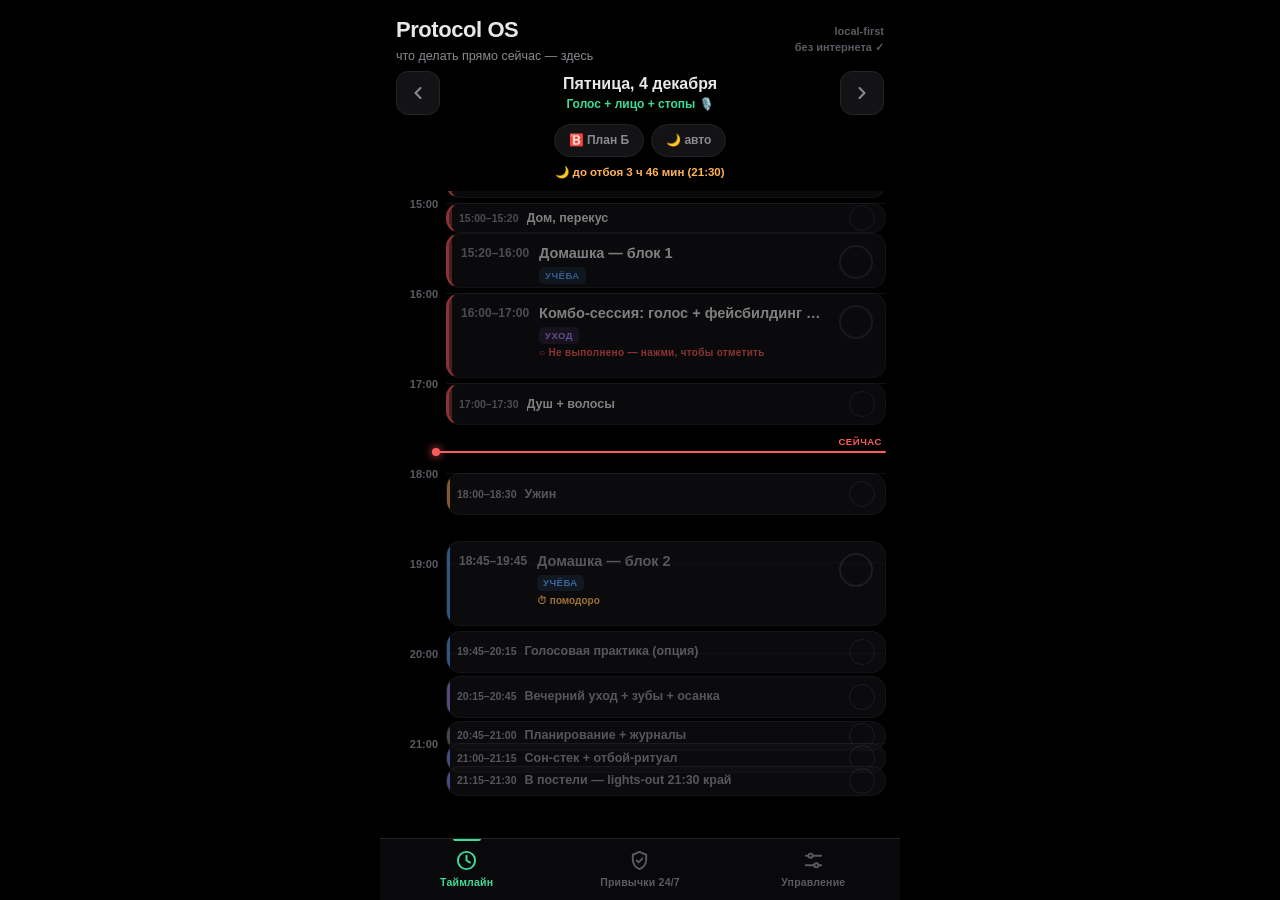
<file: protocol-os/index.html>
<!DOCTYPE html>
<html lang="ru">
<head>
<meta charset="UTF-8">
<meta name="viewport" content="width=device-width, initial-scale=1, maximum-scale=1, user-scalable=no, viewport-fit=cover">
<title>Protocol OS — персональный ассистент дисциплины</title>
<meta name="description" content="Личная операционная система дня: таймлайн, привычки 24/7, помодоро, управление планом через JSON.">
<meta name="theme-color" content="#000000">
<meta name="apple-mobile-web-app-capable" content="yes">
<meta name="mobile-web-app-capable" content="yes">
<meta name="apple-mobile-web-app-status-bar-style" content="black-translucent">
<meta name="apple-mobile-web-app-title" content="Protocol OS">
<link rel="apple-touch-icon" href="[data-uri]">
<link rel="icon" type="image/svg+xml" href="data:image/svg+xml,%3Csvg xmlns='http://www.w3.org/2000/svg' viewBox='0 0 64 64'%3E%3Crect width='64' height='64' rx='14' fill='%230a0a0c'/%3E%3Cline x1='32' y1='10' x2='32' y2='54' stroke='%232e2e36' stroke-width='3' stroke-linecap='round'/%3E%3Cline x1='32' y1='20' x2='42' y2='20' stroke='%235a5a63' stroke-width='3' stroke-linecap='round'/%3E%3Ccircle cx='32' cy='34' r='6' fill='%233ddc97'/%3E%3Cline x1='32' y1='48' x2='42' y2='48' stroke='%235a5a63' stroke-width='3' stroke-linecap='round'/%3E%3C/svg%3E">
<link rel="manifest" href="data:application/manifest+json;charset=utf-8,%7B%22name%22%3A%20%22Protocol%20OS%20%E2%80%94%20%D0%BF%D0%B5%D1%80%D1%81%D0%BE%D0%BD%D0%B0%D0%BB%D1%8C%D0%BD%D1%8B%D0%B9%20%D0%B0%D1%81%D1%81%D0%B8%D1%81%D1%82%D0%B5%D0%BD%D1%82%20%D0%B4%D0%B8%D1%81%D1%86%D0%B8%D0%BF%D0%BB%D0%B8%D0%BD%D1%8B%22%2C%20%22short_name%22%3A%20%22Protocol%20OS%22%2C%20%22description%22%3A%20%22%D0%9B%D0%B8%D1%87%D0%BD%D0%B0%D1%8F%20%D0%BE%D0%BF%D0%B5%D1%80%D0%B0%D1%86%D0%B8%D0%BE%D0%BD%D0%BD%D0%B0%D1%8F%20%D1%81%D0%B8%D1%81%D1%82%D0%B5%D0%BC%D0%B0%20%D0%B4%D0%BD%D1%8F%3A%20%D1%82%D0%B0%D0%B9%D0%BC%D0%BB%D0%B0%D0%B9%D0%BD%20%D0%B1%D0%BB%D0%BE%D0%BA%D0%BE%D0%B2%2C%20%D0%BF%D1%80%D0%B8%D0%B2%D1%8B%D1%87%D0%BA%D0%B8%2024/7%2C%20%D0%BF%D0%BE%D0%BC%D0%BE%D0%B4%D0%BE%D1%80%D0%BE%2C%20JSON-%D1%83%D0%BF%D1%80%D0%B0%D0%B2%D0%BB%D0%B5%D0%BD%D0%B8%D0%B5%20%D0%BF%D0%BB%D0%B0%D0%BD%D0%BE%D0%BC.%22%2C%20%22lang%22%3A%20%22ru%22%2C%20%22start_url%22%3A%20%22.%22%2C%20%22display%22%3A%20%22standalone%22%2C%20%22orientation%22%3A%20%22portrait%22%2C%20%22background_color%22%3A%20%22%23000000%22%2C%20%22theme_color%22%3A%20%22%23000000%22%2C%20%22categories%22%3A%20%5B%22productivity%22%2C%20%22health%22%2C%20%22lifestyle%22%5D%2C%20%22icons%22%3A%20%5B%7B%22src%22%3A%20%22data%3Aimage/png%3Bbase64%2CiVBORw0KGgoAAAANSUhEUgAAAMAAAADACAYAAABS3GwHAAA7yklEQVR42tV9S69t2XXW%2BNbe%2B5zyI64yiWJDQICTSA5GIVKClBgTZEUKiB6igWjwB6BBky5tEL106NBDQoIGQqIVQBAIaSTioTgPA3YSyIOU40fFrqp77zl7fTT2eszHGGOOudbat4obVXzvOXuvx5zj8Y1vjgculwfK/Gf9mwhE/0Pnd95ne75n3av33qJ8X5R3LJ9TAt/tWaP53%2Bn/Ws8Q2QPrXbT3wLZ1olAgyJ8J7edYH2H6m/Y81rNb6w4RUgSt%2B8N5L012KAJNAcJyNj%2BYOMJBW%2B6sly0f0tSj5P6l/OAIfSw2pro2DGHvXavWnqJxbe094Sit9U7ZeuorBOM9GNMPU%2BYjP7f0CMZ7iCET6b8H7Q2A6e9QXmL6OWcNEhEmP2MquLMRwKq98wOxkFIysNFInq14YaS/L1aN6euhuA7y9xLn5yiuYe5suXbpupbaWa7xvF6lXtF/Pkqx/tozTddhqSiaUU4WEi0vWq4n8jXPHjXbQ6rGCsU9Ad9pa7YUyO9rKdTiARat3gJvio1CL9S5xx867tZ73kNdyDHwMHwrFoquwAOmyIRBLxw2vQVkaUhsaqWb8C/ZT3XpjGeh4ajnz523CnpmhSeVtgVfefK7/UEcKyjfiynw1nts%2Be6ee324/hyy/Vw9F0nBFK%2Bo%2BwaZfm%2B7j7MHZ70gCsDyX%2By18BqEPxI9%2Bt9rCj9KXLNFPvGa3ufDJfo44jpYr4PEjZGUcaRwcivlPqKMcyeFOffKJwAZhmH7xkRYgA/SEXjXgbknizv/QP50Bsmvfx1x8IvWPwMgp5PIOI5CjpXdzQL35DJDz%2B2H4STDcNr1%2BLDwnQux6mBOC/CyoEyzAtCvUQZZQBpI1dE7oCtBdR%2Bx7xMN8luygxLPHy2j/P/LKQ3DIKfTKQvil%2B1jzcIMMcsBOQ3pRYOwJ2GAkLJHDaFII3hB/jO0Nr9By0ITuJQNga6AKYNB69opC8WgMMEwFFipTFOhDhR0dF4QG%2B5brrWn1Hu1eRgKJUBuSOeziiHyNqfT4D9V0HosSKLYVFh8VcP9sghogJxdsAR/sfJUFp7ao6BmLgp6l6xfGVLTg0DDOyrCQJPD820XoHgmOnFewIsAGwWUBdXtsV4HQbkbWvEftgmBToGL1LueW/yU7oIllCncmHGdI4il1QLWIBbJfeFYlPLnVAWORZAMNZxD8U7pdVYvhXVzUcddTN%2BMjnVhLShwDFJ2yAX99yyUGhIzalFXUF4Xu%2Bx73HOs8apuGAfPPQ/DEFf31IrM2k7DMtNaU2Ywi2JjaRSHLdWFI3Qm9X/D/CC7dj4Njm/PWzwfi5iBla9ceD9o1heKZfWYvOl5Uo4eyaGmdmpfwTsoa4WQA8hXkD4E9iTehNG0ZGUwofHZtBrA7YtRBqcU9tK6WIcyFk/lCmLUGjR8uxMMr7yyd5jeZP6qQ7bUGlPxgvmzlRpZ3J%2B5t5mflws1WHsmFnx3uQdIvqexJtrBE1r7mlgq7bMork9rjwxIrMHPPB4QuRpH5INtvYYuRgBK3hQKywJP4HqCaxUowUPSbXllbQDqFWecbrEsWyQQpHUpLlqkpoRML4IECnqPpSlffaCEWviVFalSMRLSwn0WGAJseLutoEmVZy8GcGPeAisi%2BQUMq4IgNiytW0yYy%2BWH8fMege09rUX354DIs/jXRpXFuT47aXHmyUrBoJxr6qLa2yyoThm5glGjY3RQeKkSZeGolTcWe9ADOvuyUBaWBoim%2B5TrD6nZGHgCf3QIZZ1S0gbT5qGEOJ8xlDH0I2Q%2BL8O0TK2mpmComSzWaIuurTBOWIFMLrRAFy3ptTAPa2JBIy5KdAFTAVBtw8CS86AuDigeJITDK4ihC0Pt3dDA23QoKO1bVrYbgk/fiJorwUbDVtkLqB86G7wuFYLbtremEMekVfS0YIua7jFFRpCbsnnm8irQjS1vmeDzQcepMc5/fjjVoqh/Y8gu35KbasWkcg0aUAhKRMqZWXKPoqNOVSO1acIH24t0Rys5tgxBPIYgLhwuldToCWYepRRAahEURa1HSK5WmwrjgFFNGe/0/uFUCLY02CVIehLh5iCuxMu6X4KVC6FCBxaK6CUlWTgvUrbVESw3Cwv8z3Bj3MKQuYcawKuKjRVKAvpToyFYMChTKFukEQpoiJl6TtCzRVRiy0JMjQ3pTYSlb/lMCx4JkNdVZPZsjbKuJuEdTeBh0KzQUSYsnjJjwtixm7T2zGDISorHFSzb3%2BtBN/R4zOBDoKAQSRFhh2gNUbFEktK/nPCidIuBzCn22Cs2hIwST7rJhYsGgmUApsSYphYlGzlcm6AbPXjVyw2kcUAJF6FEp1BoSbuYkZli9tIVuQytngQVTa7BKVA/X/GIhYENBwwFGSwBh3IntM7QYYuCTfqiEchGrDNEMpuPDHfWbBAcYUfDrrchEFOTJRASDl0KO7Sn7iVi0RZCBgduimoeC9WfQiACbMFOLupFMvPZZU6WdyRUO3HaEKis7xWFikoxF8lF%2Bxi2yGIcUbMBYzSOJB4IokLBUdiBoFih4aGmzySCnVtXr6UBsmgptThl3hVdShZinxe0DEn%2BnCyeGQ2/ysZRDxPIzTIAR5uTs8OwDUFwWaxdwZgyp6NrMSMkccSR1QJH9vB7pRpFsD4VwdQsY%2BQdEKCAWYjTjN4LMYdFCmv5CfXBmK64dGOX9D6pITRXDMrPaTCyxdEQMkik3MfKaTJkZwiKqapRLLMS1UxCXwho2GQdbiDir4zgqhUXoOhp06PNVqV4/YzMgu8og4Nq1cgoo%2BTBD9tqRwTfumd9sg%2BfvqCY6ax5tgFyE5AkA7JBzFnQfOgx1um/ybpIBCZGpEs81mGU3T%2BkC141BTlXNoRZHBqQQo856tVBUDkVhotlXLD1j3de6xGYdCNGIGZ5S1wO7x4snpNKVwvcIFNaRFQmN3YpQHaoQSONFRZPriwiPXHUMkChegH0nNzSYlk8hiYWGOog00udYHHKzs5rUHHJ5QbbqZJQT%2BGtCiSK3oCotX823V1Z6SoCo%2B1rkN9D6/2UpXMgfiI9uMFpcSNWHl7LO6G6iLp9sVgcBq2i9TMrn4jOfdCwkB70afch5ERQM6P5BsWS%2B/0a6wjBsrwwMCxN7qofCtTCT4MD0zNCNdywyktlFsm6qReNbbbiAG6IAap8/saiUWv7hvnc1qIzaaF5d9HabjtSUR/KZpIIgaspMJMkDEkw/KtXL%2BX5%2BepQvHSeNdJmpAcmRWBfSiAr8HTq0%2BOnUrZynCnWOQ3TegOloKakRRF4zcHMR9GKNtzUF2SsQjiSNpcoCjW0PoaWELFh%2BVqwxDpV9oUHhfDOUODzX/hJ%2Bcxnvl%2Ben5%2BmfPVo0B8984jQnA1PSzbiKj2xj834yYF7SuJkm9FE8agIvelgITqyjkGgJDKxCQ24wQpBlCRr2d9bDI5X6Q2geyzqHGTflGEcR3l4fJTPfvbPyB/9Y98n1%2BvVVEi6dGRtaWhWzSEA4xTDAYRVppWSHIZbgBrqLOAIWpzMwjvUB0waihm697QoptC55h6h0fj0XKuxbGzZB9qDYFthADqsrfU%2BMer2xcsX8vT0yoiJPLhhrzNEoUdgWVurfsFPNwdD6iCRPCMLUswnvkvFGNefp4cJpR8Ckpw10Zslp3/O1mbb3c6QMOYtdrkVgLb7qcw5K%2BigDaEGkQgIKA9SAn%2BDMfHGQ9ZaksH4g0E4F7kmwgKZxi4wlb5%2BlnicApPp0YV4ZbeWdojaW3IDCwTHteWuNq%2BySWMGNC2%2Bhq0lwEm3AmQx2g1vuV7Um1HaB2HF9Zd0EnQIiL4u7Cof1ZQGjTioiO9wRNAdTWGx35FMCZZUFOHSrkoQjCoCz1KdWeNFKAANXnmbIGxlrO8yPL4FTtROx4r2xix7BaEFE%2BycJCpZk212LBLcR5oM9Dxra5Ui9RC5EpRzGioI2dFZa0A0c1FbwOIcu6zNpBsTtIpRqASRCFjqljXbQpVuiR3EhShkj8KhWEtOrt%2BCIij2wML36fVF%2BV4rrkODOOrxnnQVClJTm0jixLy3lLSrb2YFYG%2B87vXyofeFdWVsnr%2BV3hw5uLFoup7cmy0bJg0sXtN/[base64]%2BECvaurwX6RuEKhrwugRCu3ZNCoA1d%2BkEwbqc%2BByqFRlYFQtbCsV75w5GYEvkFNV77sj923lNMHolWQ1pIBJUclHwfxqRpWknNDwwqgAd6lrWv52tM7leHwhFlJUyMyAjGoumJlgYgfFgpvhAx1s04/gkyJpS8urGTM32EcqiQvwKsVg%2BjoZ4YxBm75kAXHyvb0wEXnl5TVD9MCq2uB30w7TY3v4g6%2BJhHUzCjDHyZlux/DAqKKNtPM/eGmeHYVVZmnU6GRlZEp0GKw2FsXPuPSGGy4FDmvkuLSjY%2BD2wpZ1Jq2EgJdRJtnqduk46WpxTrySLI8vZSrcbmc0eKVU4kk59AVRkiaL510rpQzV8gxusMQk64AVJbDA6ke4NcATcs1SQeIZoJGiMxBx7/6wnwvW8AXQogqb8bEAkOuvW8qi2IYLL6sPxHFD8stHBjl48lZ8NZG3gxW5UMMTAAx3c2qIJo5y9p0i9EEE6LJjlznut4bangLrTUc/QMhoifgcNVALc5gOhxBktz8QOo%2Be8OxreDUHg0AqCIV6fxdaUuii2jkKISOrxFmozwhDdcfTj3Mg2PMWDDnUMw7q3g3dWh3NFPNeAVAivEwymKy/xb6vBWl1nBcpZ8lzjgkNroBys4Qzmhng9fGzLSzPLM8LKRE58I%2B6%2BNaJxS7G8vkFzNRibzFIvZcmAhy3pgJSt8coiLShhNcq1Y7CcGkUVHmeBsPYOQM2KRowxXBYoz6le6wLKxCsES1ta1iwRXIrouSgtLxAdjtFqXd4T9EXOE5xC8LTH/GYnE60l1uw0bVhDit%2ByrJUy7aEQLX9JxD45l0LIlRJb5FQnk4ShSN%2BAITZ2qG6fAZMzoGOJ7NybbU0OGOSWt177XhAIy2Tz%2BJDtnuowuwLbVhltjCXcfiNsVtulwsqGAfPkpDL1eatEo19/KBsUwW5nKzda42q4tZLttoLxRlSaGy4Lq7cU5miQCtJXED8/GQPvlMQAd5mi3oKDpWDSx8FmLoBG53rljlZeFA1G0Y5boMhZVkMQrGEf3FRy%2BM0wanztFZu0DsFalGlJl/WOgIx%2BLtqzp0X9Onek1sTrCM/Ul5HahnQ2IwbVv0SbF1u4gSF4iWwN1wEVnBYTgluPoMD6DH0y1DqAsQrSW65SGvQjAn8Xg82IWE4cYHU7WJHlwJwykhsGQ/sHc2wqKg3yQpq0p7730eIjO5kQKlkR4TWTMyquCCDmAZYpkcoN2duFrRU0tly2Jz4a5LGLxXHo2VWrmLznO0eoXjurFR1rzwCcopERJM28f%2BuAjh3rqccIkZYnbK541R2aAcKvdyJKJEsSCjXn54nYAoGg5YqwznS%2BG%2BlQQQeI3P4PiBqWXiX0SAhlurajzFoiXH6ApzF2fpJdixRpvjNiRhku42TkAqm9gFRrbWE2bLCqPRTjXs4nkksjTlwTbc%2BSZyxiYR4GGabp5UK9QxwZraYqp8VYa8hqt/IxGAgqWsvzUer8oq2Tglpw2zA0LFv321c8Q/QDCyT/L09S0jB/T7pDj4AyIJwRQT4aAqFrw56fn7PeP%2BM4Lqbp%2Bfos1%2BuTvHyZlD2Scj6fZRiGbobMW3ssFj3vJ4jm2vUnBeYDt6NGrVVvICYU07tItM8rzjq5lb5EWlbHoHXYmhoRHTJAiRfBRJXjHklvkOv1Km%2B%2B9ZZ876c%2BJc9Pz4sCPD4%2BCEXkzbc%2BKT/4g5%2BV8%2BW8PN44Un7v935XXr54IcMQaQ1ZdszvaR3Z400p9gFlOiG7ztOn62PMKMOWl7Q5qPe8bPish8sjy9ufhsQlowc%2B8A6CFemXE1U83knQ9XsAkJcvX8hP/fRflh/6oc/JixcvpyeFnIZB3n//PTlfzvL48CgcRxlJGcdR3njjUf7tv/lZ%2BbVf/ZI8Pr4xwSGNaj7OYsfXJsrWbVk1pW66oa5IO29D8UBpV3JSxvGaS9Pl8shyAU7DIBiguLJWtB7NVe9dVDr/G1VM7FS%2BbZs7jqN84s035a23Pikcx2Uxz%2Bez/PhPfF7efvtt%2BbVf%2BWW5XB5u0GjazK/9wdvy6uUro28QHVyOOxiXKEzZ0gQtwhwpCIHTPIAsOS5J4iSmU/a821yuAChjAEWsTWNj4fToy/eyQ1agHAnesMMr7PMYwzDIO9/6lnz963%2Bw1FZcr6M8PD7Ij3/%2BC/KHf/iO/MZvfEUu5wcZk826XC5O06weIxAUO3pTICnxpgJHEBU0bk81yL2dAmunwrwlHDpR8JkWfFEZtJIf1jKCEMTkPUxR5BzhiPv0/C5u1c7nk5zPa7h1vV7ljTfekNMAOZ1Ocj5f5OGNR%2BHIThao51l8lsuf7hmkJk3GBx2QVfdsqYLWE4ksbUaWHKd1uj7D6ChsvzoN8djq8iKC55QuZtbhaDZKuiyhwoWI1hWBpHCcToHHUcZxzDMZu9eoF5K0rDU2rEkL%2Bpbp7p68FAYZaw9QQGOuimfWjoGpv9fZiuTpuKB4sBSFIFus9nRd3BfCxBmmWO7J/GNOlopdadGUWJG%2BB428d%2BntdcRg3CBFiAvFSNBuELbAca9eW2cT82xbtSRST/6qT9B6qUp0CHMryEbH9e%2BRxoxDL4UJctxqggfpO/zzhDN64LR1jVqHUP5eIBwPRryTk1ZNJaPXmxJpTvROOx6ytXhbgjGt0CWySNGen1uYkNfAkmZPyR1rZhmmRtuQrNlwbxloK%2BNUm5tmM0rMyJayCUI0tqHxk/beDqJ8GB4bVFnqPRY3MrkwUlK5V/j5mnWAzjDnPfCwJzMTwTYoLebOG9jRbnCG5n709H1Kum2UltuYdTFYWC0m/Edb1OjhypECi9cq/HrfpkhKRw%2BxgA1K0wqotX1vl2H6nkJvf54RHNnX9NLYOv2dweWipgBsoMRIQOu1faITYLayLCMpEtyAeaNtFQ%2BQ/2XgGkw7GBfiaIdqBtdiTxJiO%2B2ZDc%2BEunWd8rE64xQKgqDqfEIFMWi871R9o06I9Iodogq1N50hQgm2inYicG2bJyq/MQA76hfmY8xolz0uqIAhpWj1F9IE3qtTCBTUc/MySJ7bGqu2GFrBAq1G0OiHEDjkfOCIeV09nR5gCEELCrbVoOwMvUmNGJsYnIkgYPTl9OaSRYrvIX4Lec8jQPy%2Bnik8V5K6UeKXFow3PUBkQE6rvjdabMKA1dpkCpTNPYK%2BwU5TZS3Bloa7lv3xuzfHPFuElfMIihY72ErhgNnWC%2BrzrQalcigs44uAAphkj8s69LS8Y1DYud0yylbB4gZB2R54c3d80dvuvXfmV%2B/1o8/nr2ftc720Chimjm412KQAeuVQ9vGmrPYuhMb3iuyrKziaibo/e8SuOYm2kDJc4tmzVvdrCpx6VI8EyIGa3wEwmxaVdhzc2hvUF78tzMg9aFMtqG1jz/0qhWP0C0kffWy9GBoxQJQB6zlz2MOMsQiJW3HC%2BmkmsGZFO/5zoM0CGT3sRZl46nqCNovCppphg5BtdcPcLLeb424kARtEhvJ9seeGWrnqljlqAUhKD/62ZKM3L2ztI7q8IYr2kuV1uSpocFC2QutBDyZytfKy%2B6x%2BElp24Jbgd69Vfw0HYKh885rNiEGG4aYCRDLpOe0Yjd5HRSeZYJ3JNJSgu5FXK0i3440yJw2KGNKT3QarNKifSnxyWWnjY7qWgLV6BuE1CTBfg%2BAXcGwe3FC56KHuLiKFt9jlFfauaau1fKtTNWRT25NGh0BmsUIseUJ7vgHmy7HxvFYfnv5%2BOfcLtLYqD3cIvlRCn7GWk7Wf%2BwKtE6CxljlBiexC3qB3EEWk6ZfH7XPnOnsIwDqvYYUmMj9CdQKUnQ3qwfnWDEJ7unsk8Doy%2BD0a2mDHV6D7auA2jWH6O6aWJ0yC4RUG%2BTAqNgX9iANDdihKzz4hgAD0fH/vqLKESwygwcHbTG1KZO0WtVZLLTfK/db2dUKaMPSGuiNL7v%2BE8evJMFjqBJZdHJR4AOIoASTeIZoblCDa0nDLfbXKsfZg7aahdeH77c9Zl/zE85oHip6FQBaF62kT1nTGLTz8lk4UBzsKqGN1VsuOtS3VAjwn64IBIhhEhlHA5HeWpWfSHpCeSEXLICMnxR7EjR4getmtbOCW1simpL0D8xCKzrOe3f11YWQM/wEMLMrWut2txfAHKAcs%2BrKw5pIrAAERYhL61U1jEOGIfEj51EF6GaW0tEOYlID2PnjTGus2ikd72p65Z34Okl6k6%2BRisfht45HPpmA0ZbJVE%2BCVLEKCN5H7dHM7SumQw5%2BF4kwFflWGGQIt8GYJD4YFKs3fkYX7nlppMf05ajqS8bVBs5vfnkEmrQjUo15rZUCXMpZtH7UtZxsCMYWb9IIurz1haxEZFPh7wZge1qr4XsHTL136JkHnjPMXAU%2BVAzf2eZbh00nkNIgMg4iMk%2Be9WXqOhp1hMsU8PmOpwzAd5Sm1cyJI%2B/zBe8ZewE/XXJ9N0UDU6m9ZuFbHgjtCl6MUIXMCOf5H6Q2GIfcUhOB0ktNpakE53CDRrT5phje8waSiceUCCjLhn2GRt3KzILQwPIvuDXsS/1q0bJS50hQ34lXKa4%2B1AuSvWHdorElVr911D73ZoryOSmFuLWyb8LX3SBP8hOqETAEvBMPqPTAL9xwvnE6CYRDIzeRzTIR7XAOyJUBOlWBZdn/tEa6ygzbUtGNfvIZY0e95BUs1XCPLlik5DcCFcFD7AhkLx9IdbA2AIr1stnZ5izIYFsbtPI8oefqUfM4Ef8b5E8MzC/7c6RmnCfJwRVTT2QDJm7LMBn0omLic77j1wExxL7cakC1t2KPXadVpsIMNqqn0fMhIoTzZreta4bP2oDOFtDJx7HQ3RwSq0ZZ8PVh0R/oFFPZnBflZKo8MUhx6TeHc1HUbHEWGQcZ55vIw3OKAkTf8PzXMmgWfYw5j0n1dYo8MCvXCyGirkz0eGrKts7T9rL5/T9YKeXMIdLFALha0Wt81I%2BgOYf2Q/kGuA%2BlpL4Zh/Xv6v/N/hMhpuAn0AMFpsv4Yb78bx5scc4KtU3y80HolLOUe49JT7bV1j7z7RTJKdUWBJrYlg1N2WSxuf6alhekhGCj%2B1EccyCD0tAPZ0ypkS%2BCLnPJM2J6F4Zl/N3kApgoBCAcRwVlwPgnHyapfziLnk8h1dtE3byDjOAXCY5aUyNKygdEJoxJvI28dPG1VHJpQhtlADTput0WesOpm3qrj0LNBVYWM5t1EhtT1sAdbCjaOwL2dGFmLB2bhH6aY4DyIDCd5/s77Ml5HkceLXAF5%2Bva78vziheB8XinR4QaZiDmInhRovs9QPxbLs4nd71ZmZm5pV2OfENOwyjV/5XX2kLo58mK0pXk%2BMk2IyS8wDIMMQH4eUBJx6npsmTByD6qTGyjWtnwwtfAp6zOsQS4S4cUwQZ0BgvNZxueryAnyPX/9i/I9f%2BUn5ON//NPy9P4L%2BdZ//7L8wT//9/LtX/xVOX/sI4Lr9cYEjaPISOF1vMUF47j8fS6J4jj9bkqFrDqi7dqPFsXdGpLY%2BrkeFzCbYu/ED6zjsvSUu2rxyXEaQpI80eXywPIhh2JEUrUEbDXObcGbI6cFblWivmfgcqBVKMAs/KdhZXqG4aYIp9t/PA0yPl/l9Mnvkj/9D/6OvPWTPyLjqyd5fvUkp%2BEkp4dHeX56kt/9h/9Ufv%2Bf/Cs5f%2BwjItdR5DreBPw6RcLXUThOHaXJm3JM/7sIBJkpgN3iHgesW2RKaKSDdAHigQ5qnE0anpoCTJc7nU/nv1%2BzQEN2klkKPeA1wupJrLoXfMHO7ysIBznrs/wMwxLkrh5guCnE6SQ4T0pAymf%2B0d%2BVT/7Un5fnr70jfB5lIIRPo/D9VwKhvPXTPyav/vfb8u4vf1WGx4cbK1SGfcytXyvVCt3vv2VwCRqsjZfnXwg5POzfSmFBSQAVBryYwYAqBmBFb1fBVxOP7xmTc0Sy1Z1Soyn5XJ4ypXkOcmc5hQhB4WmQ5%2B%2B8J3/kr35e3vrij8rz298SXM6LlwUGwfkkuFLw8lm%2B72//NTm99XEZn59Xgz5BnDlDFFVrxSNeTmR77XRvVz22qbXmZ41nLmp3oFHXyV8HN6CrvtMKcPcyLR9QMUvzcnWRSpYMOv1jHEcZTicZTmc5nWYhH%2BR8uch3ffFHZbxeBac1LXoQLGNQcRpEXjzJw5/8tHzsh79f%2BPQsw%2BWWLjEMJxlOtxri2YVv96U95wBRWGv92%2BrY0adoDJAszDxI%2BuT%2Bu53paL%2BO9Xutxevk8%2B99fmAUbgPy6ulJfvhzPyyf%2B%2Bzn5MXLlyKAjFM22%2BV0kt/5zJ%2BQV0%2Bv5FTwdGDuda%2BA/Nhf/Evysev3inzsQTDeAl1ylI88fkR%2B6b/9kvyPr3xZHs8PQplYIRYjRVnzKLhrUqFXF9K7L/Vn9aOvXLFgBt1eZ4hlRljxACyNHgIBzMHMywco0Fv%2BDAPk2%2B9%2BR37/a2/L0/PTRFne3MMgIk8vXk3TYMbbdrHueDPn/H/z61%2BXF%2B98U%2BT5UeTpeiMCx1Eezhd57/33ZMCQrDYb0FTuKPxR3j/SVS9aLKMpgl%2BQ5f05twKJ9gNEDkZ2pB7fDf5wwzNBfauRlNNwlt/67d%2BS3/yd37olt03sDy5nefrO%2B/Knfvlz8n0/8oNyffGdtSUxkyJ58hY3vHglX/oPPycvvvx/5PR4kfHlk/B6vTFA16ucZJDL%2BXJjh6Skw9PTz8igjC0GwEuAtBLhsOGa0TMGmIiFVQxutkakGYu06WSrjakYDBEb34luQk93MirfO5KRul3mcjrLw%2BVBLuezXM4XeThf5OF8ljc%2B8oZ8%2B1//gvDVk4wDbvOAs%2B4QIny%2BCj7xUfn2L/66PH/1/8rDRz8iZxmmazzIw%2BVBHh8e5XQ6Nfvs9w3c6%2B3y1hsvwAh0jTEhbL0ATM9SDtlbwBHsZxk89oZiTYfpmSoixiL3pspKg0rbsmkI3pprSaIzf4PTYZWQt9Gn4yjj01XwxoP84X/5Nfmdf/wvZfjuN4Wn8%2B0kmBSMo4zX6435%2BcZ35Hd/5l8sB10cV94//W9T%2Bo%2BrBK3MWDYYvi2DCo2GuOilYCNhs60Ep1N2DjBpxYD6HMDsQYkG109HaaLtyxGkzaKK0HmIVp4DSM5%2BLp0fRNZ%2Bn5DbGcFMt73xIO/8wpdkfOdd%2Bdif%2BwE5f/cnZLycZPjoozw%2BPsq7X/qq/Obf%2Bxl591e%2BIsPjReTpOikBk5NfLrKF7LR3S5uZ3s7R3kw2q6uDLZxtYNRqnRklZpIEOWUW85QKkV/gNCVv6RqJTnzfM0v2aA77QKJDSYRLT4PnFAjglv4wnwgvuT2nG9///O77cvr0d8snv/Aj8me/%2BJPyzje%2BLl/5dz8v7//X/ynP335XhoeLyPN1SoO4nQJzSomQMfk7i1NhFifBx7mJDevcGnaonSDDIVT0oJeLaS5jgOQayTKQlHG8lkGwRe1JI5HI0k5K%2BMTuOKJe2kOcjzpWSNIMs9ysWx4%2BhYKRa%2B7yOJnr6ygUkfPHPypPX/umfOOf/ax86usfk%2B/89m/K21/6Rfn4J9%2BchP95FehRcuuftUMPokVXkHsCVK2%2Bt2d4RquBoZaJSpdx1Bo4p03XI8txjiOOnpZ40XbcR1Kme%2BtXjedIGYT0ODztuYFbH3okdboc540Yp4Q5EblehaQMwyAPb31C5OOPgo%2B/IZePvrHk/ixKkxTGLIlvCQSSJB4o839y6x%2BBERFjVQbNW65loYZojyB9TkymEFngymbPgDM30eORRki9efy9yW3eNbYkeznYVb1sUj/NhNacj1FGEU7VLJBx7o8yWfVR5PQsuI4iT0/Cl08icrr9PMX846wMkgt7JeC98VOr%2B8LWvW%2BPyYt9tnXuZAfEKOpHgx6AlT4hRBlH6nePmK3Ve46wlfUxrr/8uKyYKwK6ca1nuSnGrbpr%2BTsgMoxLmjPmiq8Z74/TBSZ8v/59hlPj4hFK60%2Bya1xhH97v7eXUsvC6He9rqdhSwhjLaLdFcY2E19E3akG2pDTfu18QGo9TpMam42wn038TaogMt4AVA5Y4gMCiFHNq82L155z/BPOvDJBMqc9SNGxNKqEEjano22x2nwdgoIa8J8Bu/Vw5Q6jStuDGTHoqRFUUrwUp3hJGDppaQdjrrgmOnAkoKzyXYHByv5xqScckKMM4pUXMDa8moZ%2BX4Hqz/kzy%2BlkwO5blL%2BYFyfaxRTAsaCQeRAOqMKhMXk/QMusTQiSd87KDhAQCZa1jXA/AhlGAGZCgS5giHuMeXcrSnpg785OIIigeZZ1WuAo/0nh08hrAZM2vV8E89mdcvQHTYHZkI9jtpoBCio9wLMWAtfaMXTROrOuRU%2BH3Xw8uJXz2hBJa9wFYCxAV0q0Yfr9CIAy/gsaSt5z/tWFVVul6%2B8m4NoJYdWcV7Ln9CccJ8sgq4JYXyHh%2Bcp/8u7RmyztHmqIxEHwzEAuURrdFr1KDMdVbn9WXTaFuKA4ob3xvCHN0lmjv9RKow5wSTY9pKFjb9OAWJ5CY0iSmaq85fWIc85PKsrSxPOwSaU%2BB7vYAPYRGi4Wrf5b3aos0O2h1q0h%2BVpVSJvCH9h3OqotJoS72WOgjrPfRwn7AwVwScS3TChNXO7PSmCwIZW1WNUOgWeCFcit0H4sDL0ou%2BKIwPtxj%2BbeseW/WLBPRF8dq9zBT1J8T2GR%2Bz1ROBlMaNEsxrXjwaEAUVZZ7nhofp0grEkwPwsqik5sHoLCAXsMiyACEHBNINK4BcBZ4r1%2Bvw9XXRQhQ%2Bg8x4VAm3sFXCSmNzAJlIFgav9RqRo0FqqcvQRmRmnsDqgGRvjmRgPgonj%2ByYfsVQTsOyTwBqR8ZIOHzR8q14PXLGGAV/GRvSrfOiNXcItQ9ChaN%2B/R7cGbQglWJzFgf55yp3TRbOwlmrliIzpLXerm0BA53tPYezj0QVi2d2ZD1LryFCFx%2BjyldYu5UzKW2F9mJb3XKu1yCNQRjS/mxcb3EwdvS6QWM4FQ1uEyjp4XDL0s6tcGo6dEMyniWdsnmEElKrfuEKgEPrVbjvVVaewfoRTo/H9xVQhFcZNhd1sZVSSA7H16RSRdcJbsTWQ5QS/i3YPXWZ7LGIg3o215Pkg0aNrH0wfqAZQC5Qn3bz7LMCbZZ4Pq7ZXFLmSfPoHDfC8duUb6jnoHKEPQigBUmjNFaaMM05yf1/6nQCwPCf/R6MqAyXmVZnaSY95ViMc80jR0QyBeqA2smZEJLAgZTeGCkRDQXO%2BtevwFLvo7xSJ63wb7LURHU1KqPs1VPujck3wWlhkTSw/VHLHG0YsvuK%2BdPkKfoc32NGANlBEnlGy0DSlGp/MayDNTwInJjNh/pa7Qq1QHZZYKFNk2%2Bd8PuZe28YQ17jWZ5gpvCFyaHYoX3KGmf3rLdbqqyhIx%2BDFGPTyrZv1X6Mh6IVGFULrqaEbTPm3JEWGaBlnGDOiEmxozAILdQzZQqH4SBo/UeKBNt0b2tfO7Q4LjcsLRbA5l0tKkD3/tSvB4p0HOa7/Lk9ZxdsKCFNYXqSGNP5gGXSAoz3IQWd5gQyAnwM5yPwtpbBxswhjWXhRW9scHedn2Q%2B3HosWB5zu8Z58A3xfy7rDk3GoSNigYfLoljk9tFMI39Qs4krdWqyYw2hmIAfUrHMtDEfZho41ItRrAsvCeke2cPHNwOZfNTIO048IHoo68Ie%2BdB5F6GIaXrGY%2BKtmwE1nRAa0heRvDsCRQZwmT7hlhHlWQv1bpfzjhZziVaQtSrccN7Q2HwItc6Is5AwS22OkZ4yIDKOtip2JEVHTRLTD3eKNyd9TIMWJWtGaNbapEj1uM1KIHROmdpMv2BeADs9K6WQjHIKEXOaZh5EZayR6fpmd7JpoRANj22MD/NDhEehbal9Talv9FuNGbY22RrY3yiOlk2abrtnm2LZY8Mq9PqbZHICzufSev0rCuM2pkKqBio%2BfsVcPFjgPUWKOJedmm/BmUsC7DnoKqVTRjpWMyDLGd/N4r19H9LGeNW2IIOA9T%2BWZ5HZglKD%2BuHimXsh3kSEvxCAahiJ3sMkt7pjSrmR3Bx6Vhr7Nzso7JMj2JYXkfNxF5FooWBMxiC5AwBaE17bEEdP7%2BJVT20UxhPxVEof841/jdcB0rrWfPHCLA/bWHccyC1tWtZVPB7FcnZ%2BNcA/PvajrSmta9/h6oU4pQotuZ7JWQ%2B7Kq9XIj9dQdYHcar3aFRnQJ6Fb50ApwIdo/w1XtZiFb3aWxQmK1427nqPBgDUS78PuZA9%2Bwa3PCnA8GllzumzNCL0aKkSzwJcgjxs%2BgRgJ58/nspQS/TwwZzcUTcUAZ56X63WgK%2BLrbK6/rWqtNtQV/PQCWroh62phnHxneVDFOWl9NiAM2dVY9Pa06Tg%2BU2dSw7AhdHc9Kt92EjgPbK%2BmKPN1eT3SDtaFi9PWsTZakaExtVC8td%2B7XyMzB9SBZXprI3MzJL1iyXz5S4vSjVNpdEnxSvHKihOeam5ar2WO0tWaWee48E0Hcq1qHOmgNH3ifaujIap6FhLBhUICksuSZDucJVnUmQNBlYYs/EdGP9WcQGDOYGM%2B8IbgtWToWSR%2BJlK%2BOwBV/ujZz3sThzvgoqKLQ35ukZR9saiAEnfpOGQbFhLKq4x1tTqOKDEqskBA2TgxWiHfoN2kOTVuTdGoFpvRzEzx9vbVRrNOueaTNbPrvj4KwwKgCMNesRZG3KS6TtCBr437PuVvvyLfyUTaL4U4rq/UCSHooAqThovwW0BmReyaPXxbfl5o4Q1C0YmXcQdPu5Ro5L4fttUMOtTlgoMo5XIcfpP5qpu31Qp4cp8wxN69/RdJeewYoWuwSHNTLkrW9K5Hqih/J%2BZjsUNtzjXqZoq1Xsue7eAd9tyvN8vtxqAAAZx2EadieCYZDT%2BSzny2Vd/nGUp6fnaYj2lkmZrZqJaKfnSBOrVgxhH4jWE13goov6iZn3n1RllK6Y4HJ5ZPml0zCN%2BHFlwBuVFGVjjrCyvKOy7Ps8AHn16pV8/i98QT7zmR%2BQFy9e3oR6OjE9ny/r2B6u8dPDw0X%2B08//R/nqV/6XPD48Oh5hywhS7%2Bf%2BRBbb82DjmlH5FPQWk6730xWVlbNQRiR1OdFi%2BobdI3KDddfH0r8Gwd5apRZBIjeL/81vfkPefvv35fn5ORk%2BOMinPv1pee%2B99%2BSdb31jGqI94dJhkPfffVdOw9CAQ0fPSkAQ6nonyK12mboyIZRRYM0XM2aOBRLzpiF5%2BS9Pw%2BnmAdzFsaw/DhbgI4Y5t%2BKL%2B%2BbkPD0/LZ3jAMj1epXHx0f5G3/zb8mXf/1X5Rf%2B889N3uA2cf42ePskp9Pp4CdhA6ZsZb6iwxI1C2/HC3WpbRviVMOyMw8w3sbTwowBnHsg0g/mKDhzP1hisx/oUJ6%2B%2Bz1cHrJbn54HuTw83IZrXy5yOl3k8fGNzNqv7VOOahPPRmDbgrF7YzpRLLx/8g3vPTKZjLrkusub3R4d%2BXkFQi/ey49HFGhL8UzviSl23s8XzBLGjGmr82R%2BLbnFM/XGXBR71oNHcmwpZorAt%2BhZTyHcxgyvfEZYG%2BAP3rPN9wBaNGLJz2pVOmzgxb2eg51Cv8XbHBDMZ0NmpvkA2BOvRItkIoluEQFuJRu2KNS0isAqa9zSHwoVzBJp5wKd%2B0OoaPF0C8cdFSv0Xuvok96NgzqmAzCyMfd3d4C/JbbSLac9CgsdyqDVkbX2p%2B5E1ZpEuXaq9SfEDGZB/ObM3LJhLuTDWfjRco/9fTNlo1jG17e3Brs1u6tnPyPNqjw4yaBnYmXJy4xZPzCelWTJmnM3YvBm42ZtvU23pB3FH9hr8w4CeBwrxI2qt%2BZNIdQKKLqm2vq3Etlawll4rhASsGSlfyhifiUrL8nC/I00E1SpEAjucyTPRGR/X797e47IKci9WodABuBWkgTZoehbjQ4alKZ1XQS%2BH2Rk3N%2Bt12I1DieFja0uJMxjgUgQTM1DMT5cLrntgVb6PoEyD6X4oird17wpppQRpsYZJmeyclvPB3or6ezCGlhxVCFfLKB39rbsUABAeSVEAoS53AGN%2BuA9LM4e0fOawbeEhTuEs/xt2cYbO4S/l4my0gc8bxKFO1GcD8frtCBp2vpEMjZJAUDNNRksm1h/F9Julb1lLlgrqLpX/NBSRi8t4BjYxs3vhMZzR7/bTj7TKe3oNEk0IJtdeae3YKdquOo3ihusQX1paoQV1ReDmGmjJuB4fSzPXk/R24QqSp2hdreb3qnnLKNlYbccAPY00jLydVQF1Fqw%2B/vBcIxqQiAGRagV1DIogj0dIo6MA%2B6pYNvTQrDpkwgGlZrHjR5yQWJVYdG19tjEPMBluBV%2ByRQps4JjRfFFWly2FhC7KVYLJ1oMkbVx9wqc7xWMs/PTdQUUD37HdlrFkY2HaexpT0IjFZWAxOrCrVPuNtkwWAFH3qq%2BFRhpFUUtBcEdhZN3/nwEk8e%2Bijs1yLKvy4PWxKsqi6wNjNgjWi0Wy%2BNqpZmYM8KASBqErt3sZk2Obldu9as5amrkvpJOTMlA9yeHI9Vg4lhpdlr6VgzAAEMkbWveM5K1AYHOqkMplDDPsWZTG9ElZBHm4AiPgIOEiMFrGqtQTFQZx3HHWcARjcPKg6/IO0VKHlvx3hbPx8Zq1KnSbEOg9r3QPOOIjEjdYrWPsn6Q/t5CvTg44t3yth1Tj5AdT7R3jJT2jejYqtYJbCs9hkFSxSdKSINSnfKHWiTbAOVGdv6QdUKmpbUiuEmU/hkCW4S556TyqPQHRVGSbgNzlwjsVvAjPCSVDj4aexSAHeb34r1Go%2B%2BtH9oihzEIxwCdsrA3EDQFs7Xoe9oTImgK73RmweLAfpcc703hoPiJay3mJUJm1AU23H3oabGGkL7xT9CzQaG%2BX090HhHinpE5R1jCjv6baCnXQcox99M/NOzhBkGKZmkywP6IElNYIxEjTbx6ZM/xXkaDZ7UxVobOmPZW90fkpHeLabkFnT4ovp7BBd8/cnRuggUcnc69pd16a%2BKid06j9wmlefDW4hajBTUND1TVEOjrMmjVSEjLLsU%2BrYd5%2Bsiir8uRkGmLQPcE6r0UZ18yGtJGTpLUB28IqO13a%2BX9bIWx8XQIZFma/iEp1HOkyJw4mDCT6TVo19wNtvbkyhB3n5BY9t9WOBWNH3rrZ3u8z/aUh9kzYkDWC%2BgYuBeBCoq3Zs%2B9e5tieZAnklWwrQV99WzUlUlhgQrvYTYS3mLJo9y15eaOyhvizt/HKDozCJ56Az1dr/L8/HxgrLPFe7E4m/C8BKWVJs5dxoVBYiT/HZWYEwu97CsoLpcHlu7xNJyWC6A6DEu8BLhxYyKtRY5o6bdF%2BXo2yGoZ0r7XyFHefPMtefnihbx8%2BWKDNzjC0JTv5Lca9FmY9BAKsm8WWw9j2OqIvcIwjrwdPKbR6603aH6BYRhu5XoihhKIslC9wUtU4I8Ofo/sRcoNsGD9c71eZRiGgwLhPQrQ0/entWfRuCt6z54uf7qszTGW1ht0QIfCAR7L0ML%2BaAhKJJ9kjxWJ1rD2br5VONN%2B7vP5rLSglIPetSeAp8vo2O/T42VhQ3FGToK152KAwZKlBY0aBFMRNiiMkDCiJTQEQzawMZHANWKd91p9Otfed2JMsuOgcWtc0Et5WjFjtPcPxR9goUAvRIwGG/uidRlaO/BZTNvgCoo6xJxBpiaSWKVlCvZar73B7tZSR3uTeSjV27MevXSqnrKykiCWx26VxvqxH00Fax%2BIpc0WaA7MSFJ6GrPXBvFYoGpGWHTDovO8fBqTrjtW/s7SC4m0ZxhrikwnZmkNkZPOhgBH4XxjvWnVbeRrEstxtRPY0LD8kk2XLyfKR8czWSfKaWt1JQMaMvUMbSqAbzvJqI2FI6iRyv9c38NeAOJsdtwi9g2s450%2B2xvMG31z4CmuZdt7Z65R8YBeBqg2xUaLpWoFgnl9JsI%2B7SOSATK96dDQrg1b92Kb5I/to2rdomNYowP1vMCdDY8X6Yx2r0ZaLaG3fJB1wmp3jF7T1ba0qqdqmf39Z%2BHBfY%2Bd9vyhdqiWXEefc7fFA4S7l7WO3C12gY6TixTTRB440n6bXUzOfUs7owpRnuB3DNlTvoMNjBrdfKS2R%2BHUKp5VDGUE02bTrFu/SQZDItsDqM9sVQ5Z7EhPwcb8QnDw%2B8rnMqxgDpuUrhJbitOKcdARb6xCQ0YaUXmxiqd7bR4%2B3rqGBcBisW8aXGaDLbSBrl4znK2cCvsWQKYk2WowaGhO4cju3UqDFSexCwaj1IoXqFJpCFtkR3gqvlfLb/Kadlk8OhyWpqwHQOPzDasfpg51cgDwICqUZ07CikwYc/HM3osslE4bnp0YcPdd7fqQ8tkifnBQUXzasc%2BsJlTGXpaht/JlhIJaSKxYPtqItRMWNL1Kb366BCyhJYABFo0eXqdhZeEoFtp0L2onmk8TKnPxVwVEFSxb4KvwqNTkqEjRd0t563MXNR06vcr8V7KMUUpXjE30H2lxwFtqAxr0J60aBq2SiMHre8FxstXU72PX4VqUrFZmaXuC2olbqcF0/hM1yGbJQCPEJZrGkGw0VTMQHY1siBKMsPT6YnaHZnZKWRp%2B8tayWr0BLbhkxRpI3KgOBRi2rI0KM0Q9Qiuto7QkgSo41MyE3kiydYYSTw3RSpcESMYzbaFfWVCOa7bA3o7gSEgcNtaSBmCY4RQd5UovZLNAHPM5SyWcY54kN7M4GoXoh8Z0iFUalJ4XMDEAQKJpuQ7eh4e/a2GFQjCgaeJaNRVBRWAOK1jQ2gzsl3Z6i2XUh2793XRk1UIvJE5tkJVX1yJFGpz/LQu0fojBo6VuJXtOrlISK9AJ1tKpTTRFP8IkRXPv4TjeaHzQatHdh/sZuhadtJP%2BQzQkDoVahR/jZe8wAma9S3%2B%2Bs6SEMPqcfTEfYNEIx7W%2B/zAV8WbMrfVzk9CpNG2CBfUqCdOPsVEY0bRP5k3p2trMEN%2BvccfbhcmDZS75yUTSqCBzUoVENGg7dj66VdGXcUIFGwwH2NNglea9ymJGymJEq3gS9f6msIbMl430OQCqLJJn/RsQaB5CcC2%2BTIcypxpo11x7qvmalVgCLNTepfIPpCnWDEB%2BUiP62oKGYmPSDcp%2BZo21LRQp/Y46jKfwttb0k/Lv1KhLZR8yXF0sXCXc2V4z9y4W10WFUYcu/NFmEWViqfZxW/hvnzy3LN6te4FkFUtwLJTIOvitYm%2BVcygUCXcs42gYHgd5PLJ%2BDlkwzoIigwG5s641KBazAJvL/OTZ8iQCtcy%2BLjA2oHNJLadTNpLLBB2FwVCeuRzCZwlg%2Bu90v%2BY9In3yixpuUr5TGiV4xoZ6QNtcqzSO5dg6B2j/Gcf8Qs1Me%2BSWCoUlXywTCqhDxX2Xm871IGz5vpHyCmXIN6UWZnjzKlhviKZ8mSKhvqbJ9qM%2B2EufGy0PVtwPUgSRMARFgSCieBJAC35tzMfCuKFxtNFMWHfOVenF2Bwb1r9DAWYl0C5I68GY/1uDBeU0b2rCz3JDUC8O84MVOAwHkuchcthGzbo6R%2BosLZ3D/qER14joykjoQoGC76aKzA2mJRjjx2Iw%2BzK0jIpBf3bxCw7pZ8mqej5yK4rvYRYgCNSxoghMWgtAw/pHf55ZWkq4gAkeM6Eoq3m/8poOlk3hRSU4BYwSy0jsabJsBTT3/s7hf%2BrGw2XRewtznsXA1/YtKRyvAtz62gDS%2BkJzIanU1ZMBl9jahEBBWLPugQ6TYlHD8CNyGhZYzc0r74UgO3pvAeVrVITGPWbKnmxFy7Wc3zxAKoAb0lsALEMftr9h76o2Gxe59zi2BwUOkMSeIpQjzfSHwpQHnzGpWSArFjCktMij/LML4IISsqQn84NeoL7P8u7365lLcIQCeI0I%2BCHah2i7lB3eqdVUPKNBjx7R%2B9oXmh1CxAME5ag5W3Lwwt%2B5m/Vd3xf7jMGWkc4ZC8QPwfodsnj8/0BQPiijccRn7qUofYl%2Brl3kFgXwqKboz%2B%2B2ca2ZvOzYzK1DoT8MwnqPJlrieNLAmnHLO6Fx3S2lqNtkcjDfEQ4yOHKog9kfRktB1YIiMchti8Du6Tbd2TOIHULg7rFXcokWsK3Xkb3KZgyoJmJYO1J3nQ2fCOKWSAZ75/79P8dJ9zrhiCFyAAAAAElFTkSuQmCC%22%2C%20%22sizes%22%3A%20%22192x192%22%2C%20%22type%22%3A%20%22image/png%22%2C%20%22purpose%22%3A%20%22any%22%7D%2C%20%7B%22src%22%3A%20%22data%3Aimage/png%3Bbase64%2CiVBORw0KGgoAAAANSUhEUgAAAgAAAAIACAMAAADDpiTIAAADAFBMVEU79cE97bw%[base64]/MIPbONX8BPHFdsB24ATyoCBgsZg32ADdUG8bAqqUAj4KrGqEURBF9tYjtWW4hJWFRAZ3cZS26ZbQqnW6bMbSJSYjMOq1f8atVfvNY5J2kl0Rqh7dPdJcu69h97RcMwoes33XP/ecvU2Bumc/fj3v%2Baaaz6%2B%2BX3rVurjWP3/2traCj7W5Ccry%2BMx/kJ/sLIyds9Zw/8d09/JY6x/WlpeWjpm7y%2BfoK9wr11dpbc89sLKygsr9swVehm91v24eazxFa00vz9mb9E81b/wmPvB3%2BFPXsA/HOt/whp%2ByJq%2By/IyX1f/i/8X%2B/56Q9cm47W1SfOG/6W9dvyWL6wcX1k5/sLfuVtMn1sfk/pHXo76eKH%2B8O9egJ%2B/8AJ9NP7XXQz99e9W5AseW2u%2BM/2tftzKOn%2Bj1yZrtK74BLyu4%2B4i5C67xTguP9bvt7Zygru9dnxtTb%2BX3LJl%2Bduqu4pm%2BScTesaa/g9uB/6dL4Rftbqif1kZr9mVeduu/32h/u34C/K34/BW8q6r%2BFVnGRk9Ve7FxOyNni/X4Rd9Yh%2B7Mpkcnxxf42tubZbWsy5o/Z7H4UcvvNBc7hq/SO7LGq35hD6Vf7q2unrcXkCfyKu2xnt1dQJ3ja9TbXFtvLbuGD8BzAruTX3WZGKbfFLfCt4Mf0bvCjdjDf7hdYVVgq/At8bsfo3XYsVZEBgZ3s5qDsfr58MKT44fh7eunwT/OV5v1srfTbwBTF6Ay6BbVT9pwl%2Bb3xQuZjLBC11dW5UbuYZ7bo3fgTfTcbpvx8nW6zXUlaFPhmfJh%2BBf5UbSlU3k52J38J7wHWAzysrQf17gZTkOO38FPgC%2BET7wXY4f56s6bgYgVvy/mrt7YUKXOOEVmMhiT%2BodX53gxRznBVujZ0wm9Jn1c/hrHWdjgt%2Bt1tetwH9wFeGq4LdoAMdhGV/AK6bbNllT/1Z/SncNbizegQl%2BeL2G47jL6h9fwNuPiwe3Bt9n5QXbJGhgeL/otfUlaG1okbR0cHNw8fljJ2yU7IHqHcQdBW/h9sWaeSv8/mBBk1X%2BRDLJFb1xtChrK7S8a2B1fEPBgI/zpcF1TCa2l%2BpP6rUeJ5PBG4pPXFnjFZjg3oJ7PpErX8N1w90Cf5vAHQQboDeArwI7BW8ZrsZxuCZ6Z7wA8EqrE3nAbWIbxPt/nJeO7hn88TitP1zQcTC443Qz8dX1OnB56TrYtOFSVviXa3YEwE3njbSCN%2Bo43p7jtMfW6LdkTGu4yLTf653Gb0tbGu7bBFZ3Bbez8zbkjiZ8CXCxtH568tASHidfcxxfeVzvOR6BK7x8axoYrKijw9XHy5afy9HJVoC3YYLvTveVP/sF3JMv8DfErYIrPFlRJwsOasKea402HO2IerWrYJmrvGtxqWBp4O6t4A1eIcvC240/IiufrLBLqa9cXXuBDxKyzBV2u/jklTXybvWq2BnAG5GpT%2BgPuHNXaFvr152IOeFHjFfMj5BJ4X6uzxmv0zOZ3hMtYZW%2B94S/8crxifpDtsqViRiFrOAaWydeEh3TcpJMxArol/XtJ2hj5FleQFcwkUACPSa5Trr3K%2BhuaOezV6IvKrEJXQ9dgYQBuCjysXwdkwmHOGjGvFnxc4/LisMXXUUrwRMPdykZ40ROZtx9K8f1kFCXtca3Zg2MglZojY62NXF0fLbS7qn2sDah0GmNvjIcbvUFq/i3lTX%2BJApTJnwYkDkcZ8PBW74ysQML3dhxPhiO493jHYGvQsMkf0AOrxrAMT5qJUaAYBYNj0PTNTr8qwXi7SEj4I1I3hCuBc2drn/CYRoZLZ2iqxIpTvBZHDFO9F%2B0MSUhOM4/oR1C959cK3t9shy%2BODxexnjerk1cfGNLP%2BEoZ8JB7ooGVNXX4sWv8WLDVayySeEvxaGQbfAe0XABNhF5hjXxb8fXyLXyk2Hl6P6z34Hze4LrUo8dOldW0JVM6DrJ9PFGc1jCXx%2BDCN689Au4Onou/o3smtyN/AEPK8lE2PetiPsgy1y3vKIWcJyugcyGvzmccLhjV8WCce/IncUvswZZ3HF%2BhuwUPOE4YOazbMLJgriINdugEzECPiHpa2JYPrFolrbSqj1dw26JH%2BnXdPvoUumTVtHsVzlZWSWnMVF7mHAcsUpfekzLTWZMZsFBCS0Ib3a60ZOawa5OOB%2BY0F7jZeJjRxwOnSpo/2t4iuLJgzeFv9QaeqCJhCn%2B/AQPcHyNjHyNr2yN3ZV4ZzEOCZnoix1nM6IgWw5yOihW0QBo86ARoseZ2JaEnT9p3Dh%2B6xUOdlbcxuWfWErETl3TqtV%2BTj7h7Fu%2BgYX9dMvW/s49e0zmu2LpzKSXcbrbtTqR5J2TL59/4YmyZsWDlebrHW8vzz1pwm9H25oDHD64OetQzya3UByWBSv1hS/I7ymp1JBzDSPYyYRz4hcmfKMncoDyV17T%2BJejZTlCKVhc4UMSN2918iti9BM6ztdW1IXX36/j9%2BGkSb7AmvvaYnJ6lyYrutGmkv61qQR6PPXzsb3i7/h%2Br632U28JIKwCNZHncNZSfzjG34z5OtemS1Gzqj/w6zFmWm0VyT97PPVS7284O5yqQk1ewLWz0sXM4hOXKCZus0za/65NVbAoXXFZPi%2B996KSbVM%2Bv7Zm2RzvrFWKZfn45jLKupX/fbzGB8OK9zoQzPhVaRxSU9XCZVg5QZFu1r2cWcrTIuN0RWlt3Hu7tXbZxiuzqoR9U7QLAQOAi16bVb084WPiXr82/gUVL7q48XjGe/Pr1vwRSIfDmqsgWfbsHWivrDa1W1YkYJO7IZ6eTRf2%2BD9Qrjxe43OtXg8eAXxIi9GAu2hyqbGY5ipst/F4%2Bfml%2Blhe4sfRo/Vf9af2o%2BeX6o%2BO4u/4Kf/z8tGj9mT49/PLy/Db%2Bu/l8bi%2BYpl%2BtTzGn/Pr4Nf4dP5MfM4yPI4elXeCj6rPGtNvj/JH0H/Hcon2yfgkfsayfsTRo/KG%2BtqjfBn0e3ju0SX3pOfh5cv4%2B6P1KXDZ9QnP01OX8brog47yvVqWj%2BM/wPcew3UvyxuO7TvD/%2BtbjvWq67P16o4u/c/0afpYprtS33AZXSKF4%2Bj0V/ngXF1d4VOAfTpZJweBEwnoV1ydd23Khz3/Nz/96U/LYu9RymJZfE7%2Bslj0P/CvUvD/8MAf87/oF/wk%2BmWK9Bx8P/iFvYr/i8%2BP%2BKfnij78k%2BnN6CX6CXwx/H%2B5ZP5ZKc03cW/bfEV%2BS32Oex/4SeIf8verN%2BO5xeKeq19s6sP693LR3Ut6JL5M/fhFu0vuDtTHXy4u/lV97V8d/eslWzzcvpwnS/zKES/8fd3ymMu2k0n/FF9r3P14Cd7cfXf7WqXEaD%2Bjb0yXvVjc3bO7vugWwz9df0TfWE1K/iwLXPzCNEsnvy9mTHoNfvGLGR6/vVhaa3mNAdi34aturrhdyOcW5b2ee%2B45%2B55ovO31yIfb4zn7wU/x97H5SLNpf3X6WvrTT48u9WMr9PA1MhxP/r%2BSznIaKGWVE3fcxks/5QvXu%2BN3C%2B8At9vdI%2BK/czUS91T4VrF9xtSDt1ZK/IzF3u/gTeVf8Iykv4upuTjZNvXfSV8cc/OiXE54EYuLM3662L%2BW0tj3T/xvcE34W9ATUr2S5Ow1%2BWc7o6ZbsKjGlJpr8TtCrdje4KdLK2vS5cADfMIpNocHZACWl2OUbS3OVa7e1Ghm/Fd%2B78j2PNGaTZvD4tQiZ/1BcjZRZhtVXarUXxN7Siyz7Ci1L/H2mPTpGV%2BSWgNw3yz5q5BX1dcvzjJGfSau7E9664S/jv5HaXHWd51yY%2B3XOsFNX7Q7nYqdEot/%2BdeUPFOBg6tyE6s5VW%2BwruZZ4yYTngo7YfnhknNWA9Y7EL3pxt7mTWTlkb9hcvfH/dfeZzEm3cqLpbeN9S5FfxdiSTFmXcGgl5Bi/d9z6HXSoi6D/npEa4k/ONHeb68xulfYGjWOgPdos5zJTCA2Vja16rFd4sX%2B7xZP8LviHMRUDFMWlyYT64qvSjZH1WU9AiQJnWgRx6Uuf7246M7FaRtMujAxJXHXsN7RGQkEeJH3T2qtJdm2rq%2Bu7xB5k7HhRDKLxKvtti%2B9S/09vSyFFKoN8JuGhC9MsorJG2d0156S/i1Pe4t2keDz4TU/aRfPe7CIlt/f2PA1zHrq39JP3Dv8BF5zAo%2BVyixfhvc4lv/WA5bup0urVuuSSvZYa%2B/rwAFIOXXS9PPRCODst/MoNT7Y%2BXtcnsh7NvEi26FfNykecxm/fE7NrUtJnS38E2JwNzzpTaOP0A9M8l/zvPXJuS4824VcDhpI/dDMP2cTlWMlkXmi1cG/YuqtHHwNvtfyhaJflOSPCrkDdJ1k9vL96JepMY32TrhLIpvBoCWJSyy9oyn1LGGxd8hJJPzXWJ4ay%2BmPBoCNczjl0QA8pKWNA/%2BquCD3RKcwPQIsT%2Bq5a9ioCb%2BKmERdCVgS%2BV5uAXFRUwj4/Oi2R0K3oAc1nSvwVrF%2BZkC3H/mOoMuH96wml%2Bk1EV8bzf3GSKd/4jtNnibjK9LMsDSR2WT7HnIx8IcwYyXxQKO37UUqSUMJcJmt%2BfS9TWNoev/VHr0lyuFvhupyg79c0qoxl4uPc5V/TN3ABqrls4CfFkugywldFLn3en8CfKMce3Ef7T06H%2BDSulRtwA6Cuoy5DGVp8Ow2Rx/Ijyc7DugggZtTV35UnxAibVJajAB/Dng1OWv2AW840mQk5pinT1/2AvheuDAjvL/4o4Rvn2OMM5bKrcb0b%2BjCQ4j2VHQ5KZX%2B8aJ7a8Y7cZaMPjCqK2qjSgtlp9dqSaN6jgWlBTde51s3/cdfLvpESEzQXTi43bpcAX1ohjVhq/U3KvMKRDrfyTFyvIffJOauIzsKIdKDLb3gO8LpTtsIvAfs3IBvybZQFz3AT9kFRbZH8hF4ZXLDJBAB24h2yNN%2BRrvjzw%2BJ3tLfYrDtUaD3cmEMuhz6gNzLc0KUewVfebEfN6XoFr0JeZM/feq3UzcZ%2BXaWeCIz7EVq%2BqF/g804zu%2B4XQWNIjMAVwbi4sHS4mIvf0u98Djz/h7Bja5Ht%2Bxd%2BNPIDkh1ZvUr57rG9TtFXIGkYV0ytwc7lBxjvSchdIXiAPhEWOlM74WGB8sUgrwOl9A5lvpRSRYfnoX/TZj%2BRw1VMUKgIwJNGL4Gny%2BJl6g%2BIfAhg5%2BjcSWvR2Hvw76DKxHZ7dTEp1SOPmxgd9a4URdXoOFH3SXyeWp1mFSE/nEVLSBdTOaAS/lrXePjgpFc4yxAOpU9N7DEwf9iasyaLsfyNfTS7JEpv88JlomeGOibhkj%2BP/KK1OvOHNvrhmdfLf%2BiVUuRAvuOvgr%2BjT835wC7H9wr/ifScQ9vXo0GjoJh/U/IvD0ltMzBojkXXVK9oVpYSJFDOIpUwO7AP%2BXsXIlVnqKu6mJskkbwUviaxHlQ8qEtejF1JrEX6uO9SXS7YLvkTLFpLhzNoiuM3iSa4799UPpejq763vLKGne%2B1x07QfNrqUjdubTOvGR10eRoIXSKKdN9o19G/jctywi9My0tLlKWfQn3IlCAzvedDYINjBYXXgBHfUYnD3%2BnoBP9NfiAAAZAgQL7kBhpwUOQMB6Pk6zRPL%2BFHAIceIJ7ot0Pm19iEXjGCIMNuBirT9VoJkqmqFddVylj6SrhKxJvAmcBQfKOnMvsteMDasQpingpC1eyq6SxY3FhTZp9NCz12rirgADCIHBW9XeZys5tbUfObPE0ZN0UO2dcAPbQ6j0xAuqirHl1wLBsIQU%2B/JN9Lzh4k0QI6DDxbuMC481H46JnBVpg2GCBfh0ShwSyFmhouObkmii4FAdfONwjtwAbHy8wgwGgiSWr3bG95YDhTtBMgjJNOXTwJxDdRk4/ojyp3poo1aoo6U6MlIi4rVTsbELjt0AAvJjeer%2BsthNTvx7ugxRewPHEoDcTqfusc%2BBt178eL/Yjf7q2ZD6Lr5/WndNo2qyJXH3iMxEP1rpuI3yXwM9D5x7JYiLubrTzJLkzvxPc%2BQJrjNlPCOz56jpkOBcingRkIJGeR6sTIv8O0pII2WXdlJBhdvDrkWyYaiBhBKlD/RgMUSGx5GuCT5Myl3zz1ERr9D3JkSxC5KMnDUefMUSNBDItfRLPmdnO%2Bb7GWLwZ0E3OXD5KFvhZcSVbm0Xszw4kC3otHn%2BOA3/N%2BsAUuBLoTADgEivSQXW5ReSNpCUxDJPgliYMrnBhJTyXPwQKh4OcCTEFdt0SqpEThXCPCgAU89GWgTdJ6P4xdaPdji8dJbIZXHyIA8RRkBOnOw%2BBQBCXMMqxQ89DeUMRN9Bx5QgOfzxMMJ/FtecYDO0kUeIQ9JZzbaA6j1ENVINmDEH3i6xaKK5YIOEjHuIU7dLSaXCHAVKkIgO87Qg2hfcf6HU1V6Rf0d3C8geeQXKOSMBGVfyj42kUnEwGCSKYQFY/za5R79sg9EGU2/JRiXug3gdy7hErqvDVqFIDxTl0DDXAypLjhSD5DMdZsENpdZNWb2oCkBKvfeTTPtJWDxxT4M6mMADfYYgLGPhDJESRo6t%2BVqDsrJqCxJhFfAd9QQi4cP2TRKj8fSnAgHM9a9WACxXBNgc/Hz6cfqwHU9YyFcaWdJpxpsfBZebypJiQBMXsBaJWTzRL5K3p6pQQV2howZ%2BerFRA2KnjExfvcxDYQvaWylTpMUr5VZaP6yO6tTFQwzy90CbkwzrkwLl84Uo/%2BYCCOVtMiXd8RyF7Xa%2BOtjwn%2BkEyBfop%2B1TuAUjIl/HU4WAQi0H2yHoTwVp4p3CSUdS%2B2C3DUsVMCTwGqBFNXYoeEgcXCWcjBYb49OBLSpJu5sIXUbhEiQZANzFyWRpvBIb6TfBOJi%2B3OFOEJTEf7DI2UMlicPGjFN447fZpYXnup1gJ/AcGCmL7d91KcwSQW1hsGqKxCVFD1ETbUm4%2BzKoBBNl4uP0xGYeF6WJgGwIziVrvkYAhg%2BnANi6czaG/rz8eBlr2kGXX0JZOFLixYWT2C0HOAj51oOag5pDYULOVY/l7wC8zNRBhnwU6R%2BBYwgUPnBVyVypnQTckMkiKaJKv00uHCbdJ5MRda2DoEfmaMsc9/niX1SNjgediapHYT2iWSr6f/QK4pq5T46G2W06%2BlvzTxaOTiYwyThArBlnA2ko7/bvyV4uGplqM082pKCcPmCHVXqOkbYEr7ZzDJT6XQxgV2mpgERnDLl4Tsh/MDRK5P/hr1jibtz5tpByo4EfFQdzDQZaYTxF0ykkC0qjhR8HYL1KYFrmckCQ%2Byei5MELFr8SpFVx518TStLdz0kw2UxgTgzwt0D7nnCdJ1oSOhO5BwIZXpp/jJq%2B3R5ystrgg/slFYiLeZ/D6jqrLYsfBOieJvARjXeJ0WeAvx35aGo586QWYAYy5AgCvX4y%2BBOSTQjrkC5ZORhzl0N1PHIpC4IWtHVzw2FvLkbg28uUYh6NrwHagGNKIKn6xsEMJvEbgp6XugPGn7n4qngS6y%2B4T4cYkilsw2MwSzgV6d3IaXOjiaitdBkQVaPWBvmVGPxc0HcC0PlFoizUa%2BB18QodhAb1X4OMfrwqLu%2BQ3cuRKF9cnZWODJUAtAfNK8ANaSqOiO4au0l8VF52TNqi0MduHCPwNAPXH3AlYZVBoj%2BXAIePMKUXpwiWMKTOVRChsj1KepiAt4Pfmkk7iokzGiDzgLsObkPhI5gMfTmZI%2BBJtZV6%2BQkFfTFbdUW8Q5bOHvMy0r2S9OV5Ek4ADJktAYPmV5PkJC0ZopYHuOIYKEFd21Sqh6RTwBwGPbgpYudqH2YN8GJ4jmS%2BNW92RS6F8WfAFKNXlA55%2Bk/nCxQd0ScquKcne4Vo4PjMFrkBTgJo5LJc1X8TWYJ4BGHhu7CcdxmNCBa%2BtWhQwXsqKb4mh6weCGrcEOoi54FuG7Npi4LCbUh1J%2BmwFI1eIuY3HAQGHClyFiXhMwLEGUWHAcJ/cqQ/waLV5o0vIFLn8JjaBPgPtjP1nDmLHhDyBRgZ9ACeOfOzzHh8mdHGjiBZaqItRn9DhtUkKxCbA1ZGYioCUuN7EiQZdk65poKQ3RH5TyonLsKRRx5vZG32gnkQK0rPEOBotCuss7NJcKJmn8SHP/TVMLKzSyMBYjgDfBxgv1oVThNnICkqBolUKADIf0EE%2BBM54KpZSDEMpL1pA1mh8GHW/BAxt6u/zSLa85PLw6Dr406hwdJCjHJ14vNeXDdmcEt9ULhZQzZhvb1CLi1xfhG%2BRAlcS%2BaDF%2B5e5jIPhS6YskhPErnqvobSTugQegQyVDnwpIFP5kEqfietHcLlaiaAsl3IoCn2pjlakKspdEWyVcYVJTrQgPQ58T6o6R%2BomZIouQq9NnfJMtO1zzz0H0BAey52AATTTOGAAxRAGdXtQxYEPqkT5sxb7KZ8jG%2Bhi4GeFGqVwnw1CqIDrzg0bXStyniVEKfd3XAggTzwqctzzCarpJvZ9afNIrGDOJUgRsGgmie0DKk%2BC9aRgMQLGBEm60NzQTrZaWBTMtEjSiQ9ca8r07bO4OK1uJTobk6SZheJDeQomq3yqJWlS0UWnEXqDwBkCGXFid8blK7S%2BJF6EugXZd5pimbn/7cfPHT1uk5pjNgAeJBEMiMefJGs5UZc8RTqIoDLGzo8rWBmPxySrleOIN23mO8X7UHo4VNmjTK1wTY%2B%2B6KiwNRQtILIPLVJgTMHWyTxA4uezR5VCM/1cXb1cYdInB%2B0Bw4aPAgxA9wWegq6FOoIYZpdixiennBQipaKPIQPF5fCaYSTvJ6UlPPGg2MVZLRoAVUpG5Bdc%2BhOorEnfMdGXTwh8JOzjFKQwnwht/9xPZdRuYlmAUmTVCPEvFxcbNEFMEumVQO18XLsoUR57TFwW3FxZdyu6c8oUS9HTGlec7ALTgfrTYS608XHnBjz1O24ZiVlg4pchOgpSSyLzkpAK8z4s9Cd2yfhW4HRTh6V5WzD8jUBV%2BJgNQZ%2BSKJTHzcboEEryIlWJcEcMtSiFBckucYE5YeTPritL5IGf2bFpoSvvyIdxU7QkSuvQ4WAbRIpU3ADNWHKC1AKNMRPsiV0JJimh7QNpuSP34gAyAKZ9qkHgsqO5WKUi4KIH0HFZIUsPEBc6Q1icMYqv1xS56km3EzM/dBZSkZFsS0s/vG%2BC1IUj118oQ%2BAyMt07S%2BYStvjrYhZ6TSjB3AbeLqxEwo8GQVMJLrlJEI5vyeFhxk3NhpSzdJ0xT%2BkkeMmUrVG0Edg5U5294waxFCACguICXzvjH7HAFXKQQyJY8Zi8AdQ2qDeWQrXd0tFuS2mEARO7qYhxmbxWj9tEbozCGRlwoJ5QltIiFa7MAv5ahgHJAywve668lb9iq1lsEIZ6BsMncZyOjX6sd3D1JUhhlM5yzPg4tiu8Ydl1w2YRd29%2BLrBL1zuPL8%2ByZzHAwwMwcdEBnUum7YGv7PhsCPKgKCxIfOB%2BHAVRihFtloowBplJLSsEhJ1E6TDkYeCeNOYsCU86KkdRATxzYybRzrXSDxUsqVeBKCcyyiFWFilp7LA3mTrCo1VXFwmfgl8eGyZsq%2BhxMJ4tZK9cPXAYW2xdSYOplwz81A2CjGU41GCAftgqSOcLAV8BQ6aANX9aiFikg8eLVH/fdbAzrPBD2y0n9u8xCYRDnTjn0IlPdEy3pGUsP%2BPdjMdC0Z2EB04JGmOxCWk2gdu/0E2nN8oSLAY1PkzwE9d/adPpru4oygnYIEraisbDbuRSUXzHTgBoVFk22E6yclRGL8Glw0AHXF3wLkivCQt/Ifr2R%2BJsh7rmRfKhaPiZqH2BXAQCzfW43FQDyTqg44dEOBgEHmt6Qcs4fysjd5iQZAvDuRxLKCDYcRzgcn4Olo3gX%2BjsUI%2BXevS4d4fsyGMnOZ2BA7hYz2uWJcQiOAec4RQs0tKM8HOyLjdGx5k6%2BWRO0ghgWyvB1ZaiAIyg0J%2BxcJfCcITeCRswiaAKFKrIFaHx1k3ZcRQXtPaUpEMlKUeMGglRKTBT5Ysb0HoWJc5jwITLSGIO18cgf5li8LeIfzTi%2BJaaDFkmTwxMqyi71A8GFxEaxAXh1gOsIRDQjv6MsZkGe7x/uXXDHW8KmMg9Y7oVxGi5Ns73MHU5OsyvAIjhNZgqJSvmC/JDgqBQsixg4CIc4/TJrSpwjBKFQEhl9iV0KvGr5fQX10SNS7rlNb7iog0uQwIQGG7SDkqUeE1dUsxB6Jkt7bTAQJnMGQH1arNWwblDq6XMwLkiHQucY0pZaRS4LVGdDZ5Di1IQQ8vEyJ%2B/aNGG6WikB7cuXEo%2BEnyuLDbYMPQAY50k/6tFazdlAbtkl41z3lS4lcuVMMykgkBEpLbrIHsd7FqOZT1gBOtuVBfs2CckPSKCNtugnjCi1U9SaVXXOySwIIWVQ0ySOF2niGxOavqu0EQRJDUs0EeAkZVRF7OkL2S6GJZi3KOJnwaXgu0S/FGU00ga%2BWQA0tGljiHuHsov6Fqor5C4Sh3ovOVgJEqnNGtGkABzC/lfoeOCZyM52xFkQ5C6l/j/7G3gr8YrQjY7RgMYGxTsp2oAUSC06PXzMFPOlGkGM0tqrlBoqp3B3eL4JupxhUmu7DtN2aIASrMPFjRiKhoT0ipUA0iy9Qg/om4BszQtFcr7SEDBnoUrMOxIop0wRQ8SDvwJECImSHsJvkXmcYSA/SQGv7AroWQ5cQ%2BcMrcglopzi24H5aJxJl0lOtBhEKBlYufEvaksvpPr6VSfT9IsSXCAxMTF7SJRiiECGa2ds5jAT9EAYDpg7MiiqTTAo0DUfy5S%2BcD0JikyJponD4LIZqROGdLon4ZpFBzhjUmRCiqJb2I0THniLYMxjiYVfCOCJAe0DTv2xbJBIa3G53eF60qRl9viUPXYIVjahucH/QLLlZR3Zm4oBc4J0e6HmNBTrYNNhZ9FBQ4qUXKjg4rRWiyNnGgKpj5pHUmajRjbhWFmI6IoEL%2BTNPq48MMuOVP1pOixTy1XbmJGgqamcqKZjrKIdYDVVSKJWl720%2BCLPZxyRv%2BTs2DekxROeIkxccE7NUoSIhYGZ3I0To3%2BLMl2pglQGiaiIJgPxxCyZHxDXqURN7zZC/CCM/iHikmZPawme6XoCudinoKv1xJBXygolO8V9MhUSYavNaTUvhBSMGITmeI2HhYjODKn5pSaZsn19YDDi4NAief95Clc%2BuJKFl03VpMYo84eV1KiopNLmDZg5s9V5cLoZyx6lzIMPJyTsBQxPf4OOgBrNCNg/ABUHWqKidKjYP%2BDZenMw1Yc7srWhPCDYzy5LrhZQ3IBaBHo4mgRE7%2BGjtbkaqrcMrOVkpp64H2f%2BByW8DxQOly4Zlh8sBi06O/eMDSJYhYAodQosmUj1f6GUrmgkoKcVpqn8Q%2BS%2BD8qRjIoRYMVCe/Yk9NH1P8PJRwRL0e3LiGQRyBMNGZQv3enWMmRRNql6cpwb1Zqb1JqYgPwZUJmWgO%2BOuoFqAWMe/VkyW4QmJSoBYVBX85BdoZryASCeliaJwVivCQqHgRukEQrE/EEFzlvaeJJ6caSg2A/S4GPd2mqylGRfdBPn0dt5OjLQL4iRFjawHmlBXkyb8I7kQ96Tei1wAOVyRHbyKhwE8/qW9zUyiFbb4objhTTUCSBlQocrtM4iu4QQS4grQ%2BZklB1/YkmHagZSKVNO6A7GpcMJc7gv1jWsJ%2BYQtUA1sbNRBFXFRBRj4EWbs9MdRVokdf8hFNnAliMtCKIiQ0fzxqX0c0OWL3TNg4hRIoYExWcRsnWndaiy3w7ExsJIP0NZqDrzgDhjtAdUuAvdEV4DQshhehiCoo9QtIoH4s%2BAjHmayNPnDhuZKuTMrJll0nnEyQ54vAPrjUpJtqhFQgcw8cpm2qK0jcKVM3RhLPQLUxFRl/wuOAdFkpOepZwV7k0cwk6I6QEgEQWvTTWLEBmm/T5PMNE0QC0AMjrcg%2BNK6r0nXIUOE%2B2KltxRdhIDp1LLFKRk6Qt8AnLo95WLKI9z5446ZmD/jsFLVQETRoSBQwp8SmTuaAqHqfDXtBQ3YCMFxS50lFOkmeir4b1xwxuxJdZOPYLJfi8UGJDyuy0x0w/6QSbyIlexyEplnWzxK%2BAOGAMGDdJAkXi4dnAo7AYPukcfNEsVHItbM7rxEjgzNO3g5aMoxIMYFnHAegIoE4i1QBTkilEKgtlAJ4iNj7yemDlLjhQRqTdZI1P28YxiV%2BMzs06RGdAZDE7OPLpEvClbJsvIiqPgsEin0wFGYMDJosB4lQdAFZZcr9QtDnJ6aIEKLFI2IlemWsDPE1eOLyIsgscAJWG2gJ1JiVqjUFmNah/6fJcCHtrXNclQkZIRGw5sR1P8p18sYXrlnKqgAF1Op/EwyKtARAcYEJs4WQAYx8DWPec5m8Eil%2BvpKPtnoISdNg%2BCjK8wf60aINQ8IGBm4Yhy66xcr%2BWfjIXcQJWeUJQ9LYMgdTlIPwI5RtiShY16Op3agBsXsHte7nQqI4j67wpM1ewzwrc3LR6soAGxOTRI0n%2BFlzBWLP3YIh6LmQFnprgeKWrD0TUdR22mRRZgVQYQQIFChMk2qbcOVFlG6ciCJKWjKQH4U6EJuJa8PMkrLGKiKBjy57RdpGrlwSO4nMXFz6lLLjfTFBUcdhwZ2ooFLmnzxMfUaN7jRO7yFk6FPfJZSbZqjFb5FcQhUkFF867cCZNF6/QHIgugRw0CjdyG1vLAEOp5omrCYo3oXpckMYyl1rpXJYQFTOgIPXOyAd75EAbTJWxz1K3wPphClbWEPMgWE0plo2Kf0wMFWWgoLAeJB25o8OFI2A7ICnPqHkYFwGlWM5EGKmHEHlubMJcjAfA/T/WOgCXoKTZwN1IPuzR6GQCM0hmSjV1nmXmJAa2cuHsiA67pIVeiQmCZAkSu5fsazaYMklYzaNG/H3VjSt0J2q%2BR4A/rOmEYeJ6VD8d7LCbGfmYCriFKCcjGyrUfUo2noyHzzBItbcobAdfP9SBGA1WQlSvI2Fix5g%2BST6ptjdKgcP1JCDKxPQ00NaXOhaOliZDvg8RS59DkSASQcsQxSVGIzBrRR5mnj2Dmd8lYaQ3ruAVDgIWMfnLPLcShXEvC%2B9V4KkZGp0Jsm/pPpG/oYExzmEpBKZpDMrKahQOmE%2BqodA%2BdVbBUOtoEUZwYCIrCSbN1TFWSLzvDZvRQfxMs4X0ZOy4%2BQoDAM/qpoHvNCwcEZK750pj0dETjscKR2u8HlnHHax5JR1eGoER2KAYpVwuhUk2ysKFZ2JIokzH4G1c5i4WCehRp93ZQjA6nndEGq4gxIQ0%2B4w7RNqBz9tcyHhdw6I/XuTTPsvUdn3xEGNRmUKM2pfVWf6Osb56zoMTwP2AVWqCf4i3l%2B2JfVgu6epsaNFov0jsZyDULJWCxCZHd7ILdvJHhxEeEViC6uUS7/kaUeKJgIAV7Gzlgy5pv51w5HGOw6kglCToNPycgIIaZTwqFOx/6UkurSsB9HVSJZXQNAWy2SK5DFWJHcuA%2BEvKCIscoTkwLJwhhQWD8o77zxmNuHSJ6kZJqCK4ITjDAIh9JqeoteV6e6hAyTk7DFUXhsDwKheLTikwxlpvV8wpj7Q1qCMciRr9WDAQWJFPGuTHJY2ktSrNpSjd%2BiSIk2xgAP5RisTMMKRFg1ufXAxYNPpjzAIXU3y5iG50sJOhsL9JxGcQUlbQQccB0AjaOsRNkktyNUmtPCmSwIBHdIsCNw9d2RAdQKeMK%2BxjdMCiINBQhzRzocFnvBNJqI4UEoLVxIRZgOgZjNcZMwDUhhepa8RokrwoxU7MuaOQwyhAt0jSlRVWq5hgxr7HrIgsq7ZlKrHg%2BidO3YYSvUm7MPAoIMeaxVwf9grINXM/wiIpLSYmThykwsDZvoyR5cKdSQ5spHud5V1DSa7jOOoEmknnW8biAiPSgjimwgBjAnBH8meB7Cr5NpQaBdeLuTWVizWeEXlJjehOZ%2BpdJZKGVYF3gzDGEKbhWUaDkVgN0fnXphyYlrT5o6hgqQUuEjkBtW1wjpYxeoVKz3TM58yzxzz7HBjbwDh/Oe%2B5ncWwvBSl8q7kTinxfwnA2wUc0ymG64OMCD645kcMkq1PqgY6DAaylzA/SXPYOgVUeui4vBp8sYh6P3IglE4WpAQ9taUdHqI%2BR/H5Nc9O3JcuXKqkGJTjQWz9RPHmITYFbTgdtJuVARco8Y5MrEfmOcCBD0Z1ySdxy4sKEfUCRnwyEVgSvy3NvmJYmWlgG%2BecrRJoTMBoAGMlhxgvukowFZCo%2B5N4ZJLNL1NdNOkclrByCDyTQ5nEZ5Xkgp3AivgLxzBIsjZyZomJJIV8c0lTK4qyr6Qt4LGeXGdMQQ5XKNZjJ6nIQivIgE4ODtXJHHLR2LJI10daiSM35hYQjmPTiMnXoSP3FPXwD3qmJQtFBJZW6OSgkg03hGnglbB%[base64]%2Bmr4/hWJ1qxrVSkK4a7oovJyPMIiJekrBRk12C7nWBrXUjaHk/CUK5EqdIMUloY7wFWqBcgbeDCaDtKCLquCFkzp5aBYKwcszPOmWv1XMzj08iqM8gJqpl/dHFR4ilcOuo72S7E00HlLz46OoQ%2BW%2B%2Bu98Cg2JrGidtG0QGGgxgO3MGuRC0sYIOWkxzdtoDX/olMDnMYw8m%2BtF4d5oBSCObNJHAPsZ/xV85QMJK4n5FxlEwEHTZn469hP5QqUnYtL/S8CVFBTGCUZb4gKB8GT/JlYqbJOfWnhNwJYFkASWnpJBkiQSLYcMCKQoI3ouZ8lGsEi0vS4U8GyA1MqEbb3dWvFTxT2hoyBoWZpzE515AgPKFBDovi%2B0cxW701zHoYEsXmD2Lv98nqP/Ce/O%2Bul5bWLz%2B0Xo0mmkFmHvCVZJwjSYASnrqM6k3Sa%2BIoITB2ms8mg8YTgqMMZRiF7ZQTKm61kXO2kJVminSYUWBvytBKtk21VaWT0DRQQaFregSYAeCxQoMzWVChWejXcSZfeTkiFuQEH8s5sJQvE0UuQ/GoHHR3TVU2ccRdeEZf%2Bkbc7KOAPms/L%2BqMMY8XeqCXpVzNJAjjmbnVTllkUbi4ABX1hJHaBbNsafOGgAXc6dVQJFADu3DawLQpiG/TaWiDKXLVWz%2ByGDdxLAJcLJSQutSZUiuI9Bk1UPjLSLtKTjciuWQefIQFTFFI0lwALbzGAKQOowy45EBguYZZBsO0RodOKAspoHLzEWuazv91ITJuSepntrSG8ObOgI53MYozCSFICArcjDacMQMz4ve9T%2BW1OBS6Z22Qk10TxgVQlaFL1Ho0ExcI1UmyQSYZx4se9TyC5kXgrD9y9JH1kEoy/2aXaNBhGy7AaxpRv9kABjJAwaySVH4NZkzcD4fblZnDg/sJ5PuxRRBzjzN0tYGFqw8YC7MBFYOZGi9zziHT91JQgf5OSor8gXy1KGpNsvGU9MZSqYQraEmKbjk2D93cibvHDWDMGOIE7dV6dtsKwQqsDB6TaIRx3qEEq7llrdjKQZYEkcbwFoOVIqKE498c%2BPjutFfV6zgmw34KLYLCyqSVKI0Dx4liZhsd00oknE2wmWRKy4tg1nD9kkEBcE6CmkxMI0KAEMGFG1HkCs2JKAkl7m5KUSj2XOTtzb6bwRV0G6pZDhkwKpUZQ4qVzmXDHDQUI3dsEDDFEUG45i6bTShu%2BdWzy45nok%2BPCeSP0HkbbSaiWeqOpRqCBDR0V4fSjSrEWxQU6plSyDarVaRURS8ecWqamrajYMKp4siwtaRsOCkYjVLh/oOOSJrjk5oRg4ISFf5HTICnxXQs%2BXc8FMRjAsK/nZsgkFTDGrLoMRaCFomWkLnqCh1riOlD7zjiskpwA3nSIAu%2Bvc%2BNjEJscYbLcOV4bWkmlzBHKafzOT%2B0pD46%2BL%2BDCIUYHDOUBxAagtD5TekwGmyJbJmjqCLBF0/vwDhbEgNIzI9Dvx5yxUNgvoRDFs7RwvQkMFVmxYAsoaQ0PqRZWRg%2BGJR0WcZBeHIyjJAbgu0nFc38pRytU7wpCyKZNbIQBZUdbfQai0aYB2A8QGRmMqruZspCcX6NUdt47zqBvrpkHUrjxU39Sg7PQ9SxKYqRbxxiN24UHOU8IRss03Y9Myrg6SfixkmKyYKAXefPG9S3IEGESYp9SXZuPUm3LrhJEY6rZehB0aAC0yMnLoVx%2BgBhtPVbklLgxJmAoAxcFzxFhqNQZqWBO5NOGnYKZtK7lJJkU4hIEFZeTGOZTTAws2EUHQ2id1ADGKtQ9bpm/cfMWpuisU/mnDWEJQy8zFbpMYWOsAMCGbFKTm0d3LGT88EX43C3oNEbIYbsLkvzOiroImx/6BooUrDh%2Bo201408BOuiGhaSo8wUSLlrKG0jWRnHcH9iFDvMeizD3B%2BjLaV4WbhiIfPHwfWp8J1540guiPPBqeYNyHGndRJhkoyJsKXcz2XcpBa/qWRIJVbh6o3UjdEDjLATYgswq8wU9eQCnlsyyelWM4iPgEgT7onDQfgI%2BvzMzelgk7yRAVOkwGb5viLEbC4ztHBsjAGD721wTZyreKGXyvUOd5slV0ipHzkvbGk2chai/qTIZme8Bw%2BTYOReFHTEs7w0i6%2BHRmAC6NAg35OMqCMyXEHeEhbqsAhU6qg7hp3yYiVPrj4nZtTGTew67NnN0%2BEgNg%2BVFipipxJyEY9b2CsRR13iDhMou7Ce09JaUwcgXfCJMkRFIftMSWaes5L2sJHTYmXJnShF5NZRdIQRdFN1mtal/lGQIpE7ujoDFVzXph0MMOSIkUs7HFb0sJEYjEhGuk/s6JmsV45q5ZFtigihYZ4iLJP8dMQxMr94JK4%2B%2BPwkar%2BPysX48hH3rwuP1Uc%2BuRAJRYBvLgfopycZ/9ABmqI5bsbGKHdasUbM3MuFb0rCbn1StSpKEpbWxhMZDVjnHQAfAcQARIAySpRzQ%2BaRCXNCZZohTXhL6Y48OCd8NPuHx0XSiohjduIRci4YZ5vhVhedeZ9a%2BBYkgpaQPgZzBH7dioaDALdEjBBX/ZHCBsHVxkCUi7RpSrA%2BA%2B2koJ1YCRGidpqDTg0FHQPORkhArXINgRCVRE8fRuXMsHIBqBYISkxZq4SHBLnzSpFgT8aRuOJdAotXMYujRmNcwasJig4HPb82XpVTYCoGoCMgMS6QoEHZFTaUqrHoXsk0%2BMbPGJmvhp4rmWRIbhaAaOG6TsudNigQ3WRQ0PeQ4aLgYZ7%2BjIgyauuZLARrVVd0QRGfqGyAATSUW36iQ4QafHD3uJSmX8H0nPj9WIuAidOFOCHZvBYd9h1Zvo6sJAfjjIHI5QORZEfBmispoBsf6YwjlTuTmdCyNl/MrSFy%2BmwAQfm6qVk0dFrIz/cLQcIbSgaQQ6MLB91tnA8ldjAhSio%2BsS4pOmILiVmFmi%2Bh0yzu9Kcb2wnqniuKTS2XE1DOkHWX198sWLVHi/xGFisdXB9wyOnTQStKQnsg6Kn/PewmzbPSAzOTraQQzSCPyqM0kF6FvnIE2VHQCZsJOXABIzDMBFKKwVewtCiaJdJPjnvCspfIqErMMxJjHRMS8gAgVcqxHGKgForUWOXU4UrA8yoNDIAQHBZn0bgVBoNnoiUg/hHqbWR2AAuaIRPWAtnPio5j%2Byk8PJPo4O2GGNd24tXlgJtLRt8hs%2BaO4ydKtbzZ99HXA3wxgf1OacbAWYrSvHLHJCNhMf7VT/6nvwYTsNtq5lCKN1j7bL6XcMUjEhmz6d2k9KVRICQhySicjG1FK1Uo/0vd1AgxCYlQfKp5omNkglKw4CKrXAJNp3OjKCcFu3HUT9%2BD1rM4TOCEKGLGjVQUERshLCyo2AHaIt7XHNVtR6u0abhFDJkN2j0UpTkkfBnfQ560DkMK7DJzNQtVqM5hFxaBsD2fg1eIsSGPIlCZaAHjQE7UZCNIXQrcLDv6P5z54U/8DlKIePKQ6JqFMTTQ3cAzhtQ%2BzCgvIrzsSTBCWUoLnZF8dsRkJPVShp9lYyNBFmAG8yiFjOumS8ZIIUhHHVk3bsiQFuCZw%2BNFIqxA4SpOeiYzgDFgACASXKeTotgNakjlsNucCMMANJY8jlBd8LDDC%2BmK0Dsm5ely8Vm0pHyEMEriYZYC6ajTCAZPQ4FgtwXD4UgtqgTP7uW8v6qCBKGNjlqTF%2BdPEGMgkoNcj1rbL539hve/4ZM/[base64]/Mx3fOCUs188rGTUCtDuDBIQJVr11UEuPQgjhqa5KRmbX2O1mQoDFIUKYFMGxDnJgOS0IzI5QShyGzMqoklcRlYLzzwsmjqaPRwG4UNmGZFC1HTRsoAlWn9qBzc8gWNHNcv1baa/xzhtpPXS5Kf4lVeBEEsyKcMoG4HnQA8Ba0VS/fJh0EAYEDVfiArwCQ7N4xjTrNyco4kEFIUpiHF1/Eyumkr6VK9usPKr7zr9jZ98aS42QVciaLZOaLvp0iCDyjb2TOW2rtOWkGCBjc/PdShKGnbICpiSNYiCSPKFYt9DWUVD4kFg7kbbAYNQFdFiTcxBhQpcKuFSUlEm5KSKU8s4CgqIwLXxumMaEa5IFlAWRXgM5oHxICaGQsVQCj1H0kaLFwVIjR/nMQ5wSUX74ppaGWSSheOChw8Fzw6jAFwqvBYdCQvKmWC91OS7ccUCTSU2Ba%2B9cuYvfegUNIBgjNyCRtZKrnR1LH2BW5yCNIAlUgvCDRJSip6rSgBqhX%2BDs3ZRyESCBtU6VRRIKjBrX1RhQhKTCn09p6uBDxAEgtA5W0RMseB8hjLKw1mwvLYi3YCx7wYqJIwsRejQS7Lx/8w0XVz%2BYyBvEORLMUp4t4bcDmLFyeQO3GRtWl6yKR6fYOswojQUHXv2duIb7MpepNXCwgRzzGKYCCkFed64GsBbP/niHJMdsBHyGJlgAIqMd0XHX8LyJ1jLdsM/rIMY/MAz6%[base64]%2BWLwZrnwV%2B6xbaihseRdQkizcB0hEzpkQtxDAd1iSpUEpHwKHMl0Oq/6gHGzBTrxbyNQZl63SoBKOi%2BWEwThvthHTcKkrbEO66ODGX8ir9T0jKZ9jqzKUZb9kVjdPRTTOdGIcbY9okUnYOWk6PrAoV2HIflA9Bprn3s3ae/HQxAsORsrq6ipacCH12apJEYlpSKxK2l2HCQuWw1mY/AMe7RqDSZC7IH8rdn6Thf0xSKQGZQSWU0JHkrJGHMirbFjZ5pi5LmOeUfxEAPtjpiA5BewLFjqhm1ND62mEW6mljMFRbBDlQGvxORVWKOMJKuTDuQb4zL1rDLdooXI/yXbZCZqC%2BaeIgLvot69ej69jYCpLFE82O6qM6dKCV2iU/R42eeVo%2BAfzqcCuP4RsQphbWGnKRqG0UjgXH92acVKfqeJSfgLCWgXltBznR1SdtXgishp5A8Nq40RW0mx0zGLienYGcEvEQOIQhzqlDQfC3pEgl5zPO2/tQLGJNFPL%2By7AWqReWPCFmY9F70iHlyBpxCp1254Ef7o9JhSxERbl8aBaVka5gbuQqbOfZxh0No3IF%2BUDfyKSGKBISm8Sxjwyn1hkckLpxbPfNdHzq1GkBW1ILBtxVfoBwk0ok1WyNlBIaJy8Gg7Zqmjij/GUVBURLYnDPYobt1xYvQRD92rXOSKogzTNF0EWkCqNMkjGTGknCTmKjY8674Z2nguP7pGFNRluFwWGg7BtkUtGdJ81pao0GhVdlduScAcvh2gQ5Q3jOU/EY5eWmgNyZRZWhgAK5a52g2o0fxLwTJ/G1C2E2QwWOgsVyqIcfc6q9WAzjnn/6jnMUdNwwIn9UQjPKO7EoeCcmssFxqUOhJqZ1TCEJBpeCjUlg4swwZSVe0GCCHpKnciNZkzNxdYBUUpSssLKSE%2B3/EiCAabSTiKPDVfjKoZwBjHhauFjBmUhGWP2MYQsfUuIJuTQw9Nu%2BbQqMHJedaCtFR%2Bxj/3jBK6TB48nWGXrqqmz9Op1AlBgDSlnEgRRmDAycXRdL6E7IIqTYXVs9414fees4/HRZ20eTEP7KjZTLSEOGGi8YoR//VKeHo4WwhOiqhoCkkMwWWptBACkOiwR2lu5zFAZTopopR6JCiyEwTBV1RIroUslIRBearbrgijwoqdA0rgUQPA7WB8TLNEmUZvWIi%2BAz8E0LuV3IaEd2rKnfJd0/ZyzYrwVbsjNIZONgEARq8USShfjNHnYOb6qaCcRemYjuYWwuq78ADJGkoG0cNacH8kZgsGMBbzjl%2BWIyUKaOwQNtZqbJYCFdcWSgqsjxmESZh3z8yCJAxjIfOuuTZZiywNRyE3d36olEZJYtSUrgJ%2BChgGsr4sOufko6JMbU3P4OUKPWBw6GrqB2NHkBI4pQmTooUjoiEJ9yJIipIgbgFawlIVIEr2k%2Bj6XrZjDwapjFeZv77mDw1qMxyim5Ispgp2BQSIziiKxhFYtxMU%2BzQdE7I%2B1dfuXrGaR98y9n/NEfRdGK5Qhps5phTcOzc7M5uKAPhPVH4ucpIQ0VGQdngUHKeDGuGISuyw/I7kZQZBVdZ8yVuJbRIwrkAvnSkfLQ08AR0XkkLZTLo3qiKESh0Ir2A8Yo3ABEdKZ4KMjLvDGN%2BqO8V2jgn9rA73KUQnVN8CgUoqRiZZAMQRaxxHgSn7cXTXL4GQABFCwutK%2BkOjBRSyxuPq7/QxiWrZ552%2BlvOfnEORbw6watmSlGLmykEF8g6jYYfVIBKlqRk6IpgHpGWekJGBYlErDakY5VE%2BmyzYMUPiBSdfuaRACRLkFqF8F0g/oCopAtvwSDYDqkGMiZwskqVQOkMjZkgIpdoejRBvJT2pUXLUNJlgIogiYtMMjkAv0A7dCM6FIn0g8swtMmzSHu5VqxO%2ByW%2BgMb7hM5PBzUw8sDMdLE3PApb8dmw%2BrH3nH7qOT8/zL00V7mi/3QjUTlli8lcBkmhIXgSMFGOKn2XmksIqZkXwpHJYCA/7WJi2jaSv2fTGmdauYCkpSaha/c660wjcbPIfBmBy3hkTFK8JRSORKHIVY4B5MEGkDUPZMrdomplgbqO5AtzFtB9w4BLfTFriAgtyzCQ8rqISSslOBcTVduJBQCEAlBvFeNiLDFoPUhDwuLpQdl2DKhHv5p87D0ffMs5P5%2BTXa38THLrRma9dDCGqMQvymLVJVUZJ45eGZEpGqczEU6OxmynxApcJw7M6OkaXjlbHAq61F0HA8WAHHEF9xGxFQZj9Vasvg6MUbEyFG8Aoh667tgxjwhZlPFfhaJy9ca34ILqYBUlc49E78KSJx4qpVMzHfJM58gqTsVJMimfeCgm6cE3b2jFtC6049u9R/3xwpQDYGRIUtJQrJ2MUL%2BaDODFuejEBCTy7YKpNkMFuxhZKd7ZziYIcrBJV/[base64]%2B5uL66kl/9jHIAiY/aBJLWEcUyYHvxMWEFKUYG7XE6eZiFJxcdJ5YO0OZMImJXQuRkOVmSKLlDXO8y82EQmE1tGyQPCm/lBxEzlxYiIOM82PvkdoM1X%2BgJwMDmDhEkCFEV5aZGQRPI9Q9JRoARh7pCHNxVNZOL1hk99yQRvRKW%2BwrOh7HHBFYQ2ub%2BgkJk2XZ2l0XY8MozhhB10uzm0XYwtQCyF3PKWbF4Jd4/GOnfYgNQAsO3MDqSOlJpHqgxzbygmHST0K2sTiSS80M9ChChJ%2BZLYayXyitjnRaqGmYcwCStHvoBmTRP5BiICVRSLTZSQGOCaSQyTsLri4Xht7kIDFCknLwEnECrq6qAQhrIPEDZG4HZg5DteOeWDtESfCTHvaJcz3SNvchQ/AUGVzcySUK9bCw%2BVn8qEPk2iCgex56%2BMzgxgWCnwfSgfxZyAICkJUOBmaPn/nOD5xy1j/9QJmj6%2B//30GIwQVriYOVSVgdNCLk6cfcpDnGcMYCwVlJcSS1HzKPlejaJiPdVknlEP5fseU5F%2BY4HhwFx9wpZpp7qMgQzJOIOL%2BAMSOx%2BdPBHXITBGo7WHni2ACQLrhkCcqk1F1EFitmblYXgUFCy68wSWmD0lRXnTVZkm8/kJvWMVFn9A2yZriqUdhw3Xgu8Brt2JQ4EAZ0gqbWaHHUwRRfDQLBAF46rBxlhPeNIghGFC%2BItA1JcJoepRP95QTpzEkNKWtdMrDOn8Jeuc%2BcohNMQGqX6LWOVEaU85ohzyF3jAF00AgygCiiEsWxN2Qe2jshR9BYuoEr4yXpBRAppIji6WACk7QL9smwAYx7L9Fjp1SpmyUCSvCKT1IiCXp%2BM%2B9wSA0Yn/PBhd4wUGgSPmkpcm3Wj2gPYV1CaXwBS%2BD948dO%2B8BbPvnSnLoGoQ0aIhsvce8n5Y2ITTBGts8yzhJ3MrSzaJFSsWY58xbKxpPDjfFoNVubeYxuPjpqUZwWu%2BOaq%2Bh54cQhnZk0qZExIIs4B8M4JaF/[base64]/upmJNUy8Bk1ZL5tghslTF23EIBVkRNyukBtLW9GIetSzDR16a54M4QDALSGAzgnBfnbDhD8KM06imJZKfsZ1KylbZeCqJwjXAMa2IJH4GxIQrLbBnBFx0Mog2E0WKPsKETlKgWKeoEbZQcRRfxkmCcMcpgAEl2%2BEgoDwAdnhFylzGhd0Sx9T4fdUBgEIwYc0q4srLMjLCI/2qkdEKMRokuHXYc/jRPVZKxPjTUTsySYERMIZe2tZtaOr%2Bog/N%2BWiyYcKArrhcH%2B7S4ScFGwdtbNiMoiAl81%2BmnnAO9ADkESraBkqLkf47vCXGNGpsR2RDdIhJ6wSh%2BxOF8sf7ISEhcSYhMqmEh%2BLlCwvLjZD4LVIXk5G6LFDGzMjQoJQoSOSphBlevGSVbWKwoMV0MGMDYPMDY9QLGgqrFAXGq%2BjrmDh1d53Q5kJxETNmrBfhegEkC8WiDdGqSNkcFSs00Clr0Ea4%2BDec70Hl3GZ%2BgP%2BgzFzTXKDqw5jJ13fujIjwaXVg987QPnsKVwKDz4ASBwfSpc1LTRo3Gw6GJaHFEkSYlJ/JeBDTdtLnFhTvEqoRCNIpCqtL4zpRNJxkCpRKr9uTp%2ByEIuEOZycRkFiKVKPN6AF%[base64]/QCxjIMhh5AG8LjjDk%2B8UggImyUrVmZhPFHZHvcMW/tYCfdZbhCRmT0Rruiw8k48IGsPBdLUpGbroIxnRN459G7/iCZwkf4HICVTSUoRSEeAYAHAA8QlK26G7mmrRxHpSUjJ4z2iH7vqHBRw4cIObjIq/SGRRjIg4pTOAiA8QWyDLBw%2B5QexS2rWut9EZ7mROg6er%2BOx0eD9JlQ99NrRy4xBGC1DQLBEhYzaYZxtp8zu4Ko4U2WQ7yoylYQpQ2zhpBMgEGNIvi5fgV12LRRClb5tV6iQPX7zQADBqeuD8V2eOQovMxRpYXRGOALrJ152odO/eR/nROTya7LpK3J0DmYUjCbGIaOD0QEUmcRbU/iflw7VGyPGbPjFLCNLxcn10GWKojAYMN7ypcneAim52QmZcIDB20BJRa8D6RR5phCF5fF4/NwKP95dYySMcQnpeyvRUTTiwjikF0Pi4HXXJvVyLhzHxNAq8tjop0OUpXiUFOhie/4vSi8ir0RzaBdcBOFlfdQAFuwsdIUQwNYr597/Mx3fehtn3xJJ9Sy8ySAhFQ14zBDdzzLKkubmK%2BKGHHQHwiSmxt8UacdDS5Gk0DFtzcZLpatZKZiEt2QZWFlVpyGAUnUKxFEm/PjTIIe7EixvB%2BE%2BYMBIaghve6YBIGr/zCGwRCFBEVTpGfK6oLz4EkRfTIZYtxq1O4V9HRsxCQZ5%2BimnrlsOqInPmuC4S0bBHuJYQ6eDViijmRQzv9kTK%2Bz3EUqjXsAA/gYwMJfCiMdHxxqSVAO3dBWrnSojYtAgcEduJKK/CF8YZHAAK%2B/EyqiIXzBIdcouLPPYL4ivjRzJBpYZyrz3AXpsqj6EUJBRaAbWW80EcvMQsV88qIyjX5AWMImpBdA538NChAVbHMBQU%2BAodYlTZUzJAUAGkC7%2BL5WbMhe%2ByROaSbzm5E7Eydum9sFE46OpqKQvICz5m10J%2BaNPi70asUdAEJO%2B%2BCp57zkwaIzRxNLW%2BVKuoOLIzChuhElz9KaLTIsRKUus61SlJqeNhcA4qnrJbr2YD8jHUBjIZTCQlYy4chgVMZw4LRSDFRAQOPEbn5mitmUaHMX1Qxaa0bDxks8Hk7EcIXDxiyFruLnPgh1J2WmZBmXSVa5zdfDjjoSqNSotftKb%2B6Bv4OwEQgfTWMaDfKAsZZoAJp5TZlaCj/72Ds/eOrZLw3CdJEZ%2BEuLs4zkhhC6qCgxg6iW0oMopGhSEk43nMa1Oy0VtSebVzguUh9IsdW7U9MvnU3joFE4%2BBJCBymX5w5oiUgcPyqSBpJiCBcA4N/Pj5dMXIYjZZAxKQ7v0hL0Z77Q1LIoUb3A1WCK6mm6jt/0ZFXWOa4ekCRZckHlEFYL1LvWhYZbqAECczaeexZQzXZyxjs%2BdOrZLx6OWuxzz8ke82wcdwY07USTHAVxRoU5XzXwoJ6KYh/BZEeFWVM590XwKZ%2BO3Sg1rmekkCqKHw0CUXqEzEQJS7lDspa2DphlKi%2BNeFqIKGIEESKqYfRYUtEohfkxvKkUnf2LfsLDKlMWbwlVgGPxtySOlELBWDtXx29Mvw0ChdihqExGM1KqhaMTqIcozH7Y%2B00ZxeMffUf1AP/0fxVBU%2BcIlEx04PK06PN3qfF1ikhOMSSnVlY6IRk2eE/H0wdOQ1e%2BGU6bd9Kr0EI5yMaIym4R4kkuJzBqkvWOk84eQtknm2J3h1BM5m/xkDChix%2BrYIjwA%2BSgkwqMasSKh5sKF0KyGHsMsEURMzYwIuFsMtFOmiMOroLcvlVTxonFZnaE4cEAfFbr6/3GQkDLLNLA8ALpZx99x%2BlvYQMY9Mf4ims1eWfTgHhEeVTgx743qfoF0U6DaJpwTZARg5tyU%2BCY8FwaDj01RRbHZmgCJEXewFTYAkfzDA9tDUC04%2Bv2r4eAIEEyMcXjIFWO/jt7BQdmKC7SNhNJGBHLZt2PaJyG1r0RuU8/ktXsfaQps0k5nfeU3mCnd6Tx%2Bo0BaEIwiE04MiK7%2B69nvK0awPEfzMwaWqFZx/ogScXIDfgyf2lpCcU8n7FO0AEzglVM2dkWV/KW8p9KGhnwNjDTRwhOVyJYuMlzQaRByaNdpPvCWuLFEEF8BlAWIAYwZjwQ8VcI1htn/IM0hqVSrzQ8QpsbCrOJONkYneHuCTfxCZKbQW%2Bd4EtGtd3UYpMSSiXZojn3XH8TQTCnxcD7gBjmMMCst/Efzzj1/W8%2Be%2B0HMjfo2QYiz15IEotnVvTF6uTYKQXXoLOo2l6KTj0awgahLdPqD0u%2BY6rFqrrUAyxaNSrJxl8iz3wwlbPQgyURaTN0IP0q01SYZwmrBsCUADUPJFg4SYYtj5ctByg6jMJlCrzVWVs1DO5kykyh%2BRqNiLWkFQoW9oYWIRZ6JECxQUcmT67RunSfkufsy3SxiaMERRsGRRfP7eoU/vGjb/nAm89e%2BUGb4guLMdunoZxj6HWjVb2nNFO8PKERuhFX5bIGMNA%2BJLQ1szA7/6JTzI0JZRF%2BjKPehgfiTegfJBYTlJOH8n2ZLM0sL8nbH4PAZWYIIQMYaxoAdQCGARemLMqCqqQkOQd2yzEZAaL0JkvQ8CVo8yhqoZg7hcWI1GNoz4Wmjt9Qx46iG7rtjfqYzGKDpTSXIeFp6xtgTVY/%2Bpb3Cyj02Z6yb6ASsOl8sq%2BfUwISpU8uTIobA6nBJLaaTtQdZTrMpsO1i0iMFZ0rV6XeSQgBXuEulNDQFyWcjRrrcdOPSMiUk5SeHhsHgAawyvzAOBoGNQCygYIHM9SPmA01ixi0OLhs4Roz63i4XpTInHu%2BgRhEDNNEmAoscGQh5YzNqDlToEUPHwuOf7AVinJ0YFNpQJE4flaaUO/D3LgawCnnTH5gMLQFX5pvkWc2nY0K0m56nJB3Qzu0SBGwGJdBdBBXy17EupMeCGwiQzfXmIWhx/k9asl2ggMif89Dm%2BwwCL9XhPUW9nTyqmEyGrK6bmmJGsH0IMgIMgYXqT0K6X/wRRypiPGgb%2BzX9UowLjueIWxnuJQAhrOJENuKn0f4x9hWoODt5%2BrKRjd9bUDChWgC8a4C1TJPwgE6%2BF8%2BQgYQfcW3xR4nJqeVsQMAs8rXUW15nc6T01EzMgep1jTJCWQy37NinvgzjWunS9Jk6nGjilA2nSpMMJwNnAm01ElysVFopUOXTTACDWAsk0FSB%2BC7x%2ByWWE/qeEynGIMhHS8jYellcS9jhc%2BSASipvwF%2BSvS9u2EMNprTDHbEKRSow5K54ZmoUjQ%2BVXNrXhq%2BT8ajPv%2BRt73/zees/SAYIYnMmiY/WJCD6NkFP60dWOwBt7HgWYRMg0pxUoYzdS2GihRRWfdOPzqS7WJVFyASSULaSTrGImxNSH2c5OZzqCvIBZajXFAkdhAnHl4axRBCBI09TyACAhLXfcggigp2c9M5NuduNoCrBmq5FIveisxHFl%2BVbf4zCmG6qR/6EtO96m8D%2BfK94BSm385bEFJggAGcck5NA6X5b3CQ7tnYtJWiDMNgesa07Q7UMeqKceWrnLZ8a61si55NFMKj2I4aW1xYik1HCYjFc%2B0P0ccnLgXxjGbNr58dSYwV5ZMwEwihNEfAeJojiI6ATNJCupWHQtrCBf%2BSnQ6wPxyTFg4TgBEyB68a3FAFa9SuRReIQz6IqFbSXq8Ejy5AT6ERjOkvc%2BQhg15Cfzi2KrKBpGpjOrz60VPff8onX/xBYyhGIuC5bGVkk/tznTqAhCdRJIqvwiVqDn94NFaWp7hNZBN0RcGS1vE2RcOSvKxQTB5JJBAt7jPExE6Pgz4aCyTl6CA0scnHABPUC1gR4uCaBo4zywQLb2l22lpIiVVsCk4OPDnAO4Hy9GSDbKI3Oa8s5EKMs08OfptC53Z5VrgOY3pS6DeVmCGMpEhbAHkXFJzRL/ekZ3925jve/0b0AM4%2BFjQQLM24j81zIBcE8w2PRMqzEIEjtQGtLEn1tJRiVk1orgry3BCR%2BWaPC4LRVQagDpI08gSfhiK1jjF0hPvfSssp6TGdCAKahlRJRYqIZIigMZKEKCIIMMHjJZKJkX6wSpIT%2BpsbVKpaw3SdWhoqjqMXQTLCWOPmZ5TfWbnhmAMIgH%2BlC/1pKG0jZLUQacMKt64bAfEktMQ1HxC7kxqzSxKc/BzYwsEAim0%2Bk5DNxaUMvgZQHE4gaWUqa1866WyQHONFUQ0Gd2WFB4DtCO0nGmxSaGsgVXWFGLOOETsj6Q0E0qTiAAMPMQbLBpqCgx51yqBvTbOjP%2BEjoBrAeGVNjgCIBNEDFGofJ7ZXjXRReyeRqmORw6WUoKMYI20RB%2BE7STKcyIK7LrMj/1JSI9jblVKmh36iCUfZxJSrvOVeCRhp3pLyGBC9lGbahLWkPPzn6AFePKyJuc/YKB4Y9Eo/ZhAu3sUNbkrAQaEnWUwxC1hGDz6J%2BCVYEArNznMWi82XGBV8GMQwOyxGC5dcpvEIMIGiqF3hDw4dGAD0gzPRxTum0OWGLbowTwV1EST/EQVr0iASnm%2BTgJacK1ljA/PQ3nHRBHDIKEA4Zm0zONRWdOieuNCDRTbSLhpO1OfORcj6k5w3jJ5pQ0GSnkSFlp/9ao0Bzq4GQL%2Bes1Jyl0gOQ2uUmoXmIU%2B0UjtAe2N8MQMiRcPXjJxyokLCnVWXIpobSWSe6BNzYayBUVd30WIkujah2C6k8heURqYDoUgOhkhnFN536AQjFAda/7NuaXl5RRkixjgRXIQPRWSbFASUgwmDKwVSEcQwBVhFxVr5kBiGqSoujRqj1n1nwRDNzadeSh658UL2ofCy6MlWgwu0mbNXCLpKU24c6J%2Bgyzr56Fve/8azf3442RO6Tjdf1zmRgOjBAjQKjXJBehwnA5Mm4ljrkuL/vRChQoxElJpJgXEonYJs41KicZxk36rQzKpG6QKJAtxGoNCU5WISEqExdSgWdZIkg0uWBIzXLa0wUSDxBNJMeFEKoqx1XZqFK8GydZqgd4TtVi6TwbXYkPaadmAKJrvZlNtKw%2B7nOJ5DsKnxNhfsiZKyVuFUgugeIyLX6CYffWs1gBcfl5/P6Ss6zzuj3BM8geSEMpLm7TrGImogfiTNMLENDioR%2BZKSRaGgzTA5zhPRIMmZi7KKl/SwfIoo6aOzzm6SjNEQtUyLJASqGSR7HvEAY9MLYHr6KFNwNNc7LM5zacW9hBJ8pox9vLaQxzIDU7RN3Gwr5F0kGExF3aTNBfsqSQpOedrDD2d1czuJ5UdNq5FH6usRMAADOOWsFw%2BfqJloNA48m9mpULE/f5JXf9RAtV%2BxsJmlKLDAKGgzASJHarl6F5hIcIkzvEKuXgoXJUYvall4voIK%2BiRQUZJpywpbIM4CgVzAGLOAZTcYgHphObIfEMk%2Bsj/LiLJvm6XkSzmxkVZQLs3gJnvEtbU9oGgMYY4UvPRWtpSGMTw4reIpwhWCJnUMvWt6/HX3w934GRoAHAEzGKegldOF2BkBRk8WXKIMsdiiKDJXDuOAkaf7DetNoB6Ztu2XoYusI%2BUyHQTxLDab6bAtDnrP%2BQEVGWVbZmYzyt2IphWQZJ5ZwkwyyDiCKA1cJOnYwgPmqR6aORQF/yUdv48mXUkZYqYv1dnQZhKOBdteo6a8P8UGnmTQJDaNvlZJfro8WN90Tt43u1yDkKQM3Yu%2B448j4Kn72a%2B%2B9f1vrkHgYLpcmKxT7QVJzfA7jgBUkTo1Y3/uK7J%2BrBNUE%2BWvyLaZRFwLkyrXH%2BABqZRUFCuTsFznesfUosdhRaoJJhFDLSwWQET8NcsedTYZNJbp4LEaAFcCkR9AZ0LjECXbxYQ92Z526lN2ObbLmVUXqTifEJ32igdZCRW9%2B2qiA1KahsDsKKGBLJ0I4WPZFYgHpp%2BdceoH3gxEkf1HZ2cB%2BtfsvlWk9KAw5RdD2pJRRVE3MJrmSeQBI2n6uThJqU6baemuocgxIe6UKSK3AwZ6yYGJ2bj5GkzAiXSAIa5QRAgSNAk9MMUAy9oIkCwA5WqM58Wp8uqwIlpa19LyNExrQWd2YkOi0JvOMVFv6lrGYoxtirVKJbhJ75agmC5poVUP6c3yTFGFhg4NIBxnA5BfYo2gI/62xN1gAfI2paQR/rjIwBSPzlucBMlXces3NLoqOxAZMmpzbamlSA9U38kiZYxHOFHVJh2dN%2BBEKgw6YBB4FsJn2s58czUGMAMYczdozGzhBGPKhbp9URlX3Hxf7FkotiZkuLoZ%2Bo5Ks84QOuFMLZ3H1TMUiifAivZ9c6S03d5abs8g%2Bn7QgoVkOfa0CkL7QvHtEB0d/9VTP/CWmgaWTsHl2isKPZRak64AcUpx3qW4UL9wqZAxcXrEU6%2BuFagsXN8pcTCwiTM3J5cFjYNjRpELbQ0q2tHoBJGT0B6DxJtQAsIcU3QDye3TeLhOB9cHVoEED8TRHrZwUmjoP2k4wjwqzDRr9cdjNQqrokeqcSnGRoTZY2rVvxpMF7BtNrDx5IDpwQyxGQzNYbp93AjD8v6ulyUG0HJKOtN2yWADCeFnFGkTFcdTmJk%2BMWduorHhI/al85FvyjKtjEayoFmyjlAUtuhQZIow%2BCl6lx1Rwl54Kob5hLjPgA4gw3zHiIgCj%2BKKrxEiSDwAPcRXZJYygQFh7nY48SJGPSThOXNnsFHAyGivn/yIgoJwCxpFlAZWppnDzaHhmg09NTIlj3a6zs3sUoM2a1Krrj7KT9AATjn7JZlQkG5V0h0256goch7K7ceeZtJyjEBVGbrbIS4nD3OwOEBG%2BxpsOHOoW5lQj4mUDEIHfpELxEXYKhX/kqz8NcxCuBsNuEE8L5mFxToCKYEBjK0UPBZAyAQLQSIb1wWjCg1GE%2BaoCnwUtiCnUXKNF2VaijMIXmM7Z6RQDLdfs4/zqeSf/Po2ODI1sjJrQqSZ/O5wYgMM4Mx3nH7KWS/xiFbxsd9UVihU7Z1kdmUGdpyydh5xT70K1CjKUD05nGFpgGIMM6IjH/JPikZCkTpJKlIsLyUoGrMdgiGmJtGTQv4KMgBk/WPGGBwN08mgZR4JkUrgXzIVMI2byog/E3wnjbCSiH/RIGIKprPs%2BjIsz9UlnXmxyCypgJDP08vU0iHwfMaJrqNlruJeQi%2BnHkyRSxrs4yflxTPfefopZ79I%2BhdNFahoOJ58VSmHZFxuQTn/hCUaR7SLBbwyrNEZzVkJIr1GUxWa7XdJlUtVcZzlKxmaljR4KtM5qwPlZcbo1MUHCDL2rsloMpGZiwGACfzvQhdPQcAySEfHvCja0UULvAKVjzrTHzwljHBfOwxNUt79xOyuycVDA5e2NYdE8qXdLNLJTcjnlQV7Y6U6ICM%2BfC5MpQB4tzFd/dnH3kkkUcrGLzlCN2vILEdmw5Z6HB9w3MGlbUM/xXF9T1OdaAdECYOIU1KudogMuyRUJPSrOeqkWVZFHRCsjamFN1O1Wnmk9Z4UQSdQJRBHPTrFAzBByESOADKAJZ4M62S2Q%2BkPhNciltIW8Pzt7tQAirVKpbnnz40Y2iEj0wr3VAk5TNf7qVBAqA2nru4K99MrNwMURuw6xz/2jg%2Be8smXBgKpEgKR3Pc0zF01LIKy5uFRHRomrUfIWyQcjqoREYvrYTUlMA%2BDNSYwZPaw7opwc4hLHZoQsTmAzpjEmECoCFqdBboQ7c1pYEMTt0TRH4WBSwQGygFdR8ZDr8gsvyZoOh0tQmsz6uijrgcRBptHuKFzGTp72M/VHAFkP4HnYduFPknkbByhdXiwWpC0JYg18moAH0AD4Ow8U9BciKMNrHHQvF8mbXAW04Nqola/CwxxRtFcDlIfdW2QYFg//N%2BQmGWDkwfghpfMgSXOKJUOAtQpRkH4oaLnyqRO6TDrccz8igxiFMEhJxrFmDDSC9BK0GIRKvPYQQQxpGa0OXUZ7Vmgqt9oxBfx7NRUVg%2BGnxzrKen3cZxbnFJ8nHLYOfZjndRf2TB7z6fgpQThIeWiASBRqlOe/9nH3vX%2BagASyNCUR%2BZuv8QQqTEu5mz3FCeRKJmUlnIohYtOglJsDjdDTTpF63lM5SDRIDmxHoNGRsWTlwUBPDDiy7F5Rpb5VO6mIOqRXXKgUJwNXPLNwLFqhiLAwkaiXfN9pBy3nZFjzAiZS9dg8zqbHxNuHGme6qLmrKf6YG6GGzZElePe7JcHi7EStK4BXzeguwabonv2xY%2B98wNvrB5gcXEEv5kjWs5SHNVocDR/BbloS8cUVi203QtUGZNeZIX0OVfDlg0WBVbuJOG6IIP4MtrI%2B19aa5GL/urwsRcd2SMpfgKhASggiP9AFagrJP1koFDUDYMYYEk5QpZxhCzySJKcdTE0ToqIRDXl6i9RJxU%2BY5Ox/dIZ9ajMFpUkZDw5u7VcmMKN97r7M6ibTsARoN63fs4P6uM/Hj58eDB/%2BEeH/9cz3/GBN3zypcNhYe4w/OLwD%2BZwmwyD83olD22IG8qzUszhKE%2BIJ6dozXl839e/bfyFXHjJI8nXCG1XrAoX8Mj0hKLRi3IyoCjzpYgIiVBwMXescbcjJA37iWoAq/APHwFcGV4mOFgojLZrhJExmDXmCf5KXcPvGKww7WKexGlOe6a70YImpXdDHmWK/r0Iz0KTsUVvfTxJPupjxuCe/NVLzx99fvyP/ziZ/MPq%2BL%2B8dOZpH6oe4H85/k/HJ/80qTdidfLi0fKTIo3Fzh05yceuvECOAzDaNHJz8FneGbWiQWGvkj3w0ARzeTWzzZiHFm8BMenpmmWuOpaRE2hA2W%2BSqsHYJpuiK4ASzQBW0QesW1pSWPAaTgfnjIHMiEaB3ciTGw1LjQZIkwt0/Ddun5GUIfHjquSeTc5jhpGb1rDhOWbo8Dr8YN/19w%2BK4mqlC3PkAo4e/uSZH/sEPM4666z67195z/vf8yuf%2BBj9CB/n/A9HWW83tacbo5txHg/5eGxOvC00NwKBM%2BpJ1PEemYwyLiP%2BYliyxnAEae9Kg2LgcRKIy3RoOQmxosbpQ4wcVX4%2BMy6M1eCinw1cG1slEE6AJWwEFUapFnM3weOQJAMpScdjprqvTauXqdaVHiXazFd2vrMvBOXP09jOdbkZCjlonTEMpoxijp76X8865T2nnXbau9/znve9973vOe2X3vee973vtFPe9o53vONt73jnae95z3tOO%2BVXflAMBoBFKAnTg/EIo5avpS9CeejAqlzFmKoWJlfFSjLfxdPlxGOceOZWq6quos6VDmz8JfUgEn4m0V0vXKovot7CsmEx9xhCHCoYYeHLS0wqV4QaJhNhnTQx6exPQp7gqEyLYD9jO4Kn5a2g9GmRqyAy3az/c7DOnK246fl7GmPIDm9jLdSeApQHBx79n/7Zh9zjl9//3ve87z3vee/76%2BMD9KPTP/TO/%2B75OaFbTW5SAOvxnpbePlk7V7FY5zIV/%2Bmu0xsFBOTUhnG6WMtiQyWq1ZKvC7GKNeFwIH2EJYhEE9c0mxKSXWB0U6k5tLJxKxMyAK0EMk0cCRAlkUUwvoUYZR%2BUmIREqpuKA4uRtCqIrhu6ml802BUzTqfe5GZs26YLc8amM/J8VLOKxy0SD%2B7KnJwKz3/4De%2Bp258f7z4NN/3b3vWud%2BGf0AOc/jtlznVrMze3og/nTNYvZ2X8EKt0%2BJc8DV%2ByGZmRa3o26HFuSEP8B1uvMYASLb0RDemuWIJA5b/EFDIJuQlJaDYPswpHWB1AQKHaD2RIhpP9CkOBB0v4WrRmFmcX3ShVy6pbKaI2PhJOVN3Go8oddOxrc78uNBeE0RlwBQuhN64xzTJYX2K0T9IRGIz/u4/8yoc/XP%2Bpj1%2Bpjw%2B9772nnf4r%2BPgwP/75%2BHA7fpicJkK2mqsLUaOvdxWLiYrPQ5O4AiEIdKOlRY%2BXYBrjnuiuP7ge00ilQ1RLihjsQ%2BHuG013UFOqPns4lCmR3mzg8opHhDA1jGlQcn9dogHS/WQxeWr401kkPL2dr5GgpkVR2mzlzo5CFRaxcIoIqgZIG521GP17u9bPBsPflalDf4GLTe0v5o7%2Bw//np9CZmp//0Y9%2BdHjyiXef/sazf/6DLswPkFyj/M346H9sPy06%2Bi/%2Bs9S0W4RXMmo0JFyXTpVO0kWriRc/K6O6co0xdWIiaXqDdYVG6vm05j3WFcr1kbIkkBQt/Q4kEBMxB7legMDCl4UjRiBhVLAsRDbsaxtRuSEDs2NbK3PBwnIFgrlITZh9fdEvIWkZu3KVAZiC%2BWJ5ayHGaQ7BBT1BHcEO36SFQQ99Ru9%2B%2BPBPF8siOLn6%2B/jSJ047/Y1nvRR%2BUmyu5TBPYuYGaWjda8d3t9DaZFQe78JzYDot4AR1/dBbyz%2BSGY7PDcboJK48iVHxFN1UktKRXcIOk9cKDO1gkgdafycfD0ngeMzy8WOhCMkEI8twuKUcc/Qgby0AdKORm1tp43aSsrDZ%2BtjMVjlYrJBrsNMcUBetQQ7YTMwCl/CmwNlc5Uw9fjh/a9sSIjbzuIn884%2Bd9oFqAIeHmkZBnzKVJpa1/ErosKfG0m08Va4J5ghqWDZkavogOospTbcwXEUkZceqlotDFGhsMAqECeaKNLXtSXuYyd0RdMDKh0xQrBpHs44AhoQJKJRwwayCJGT/WfRWtbQlm7%2BLpYfTLNwATi0ah4/BRlY95B7Ip6kJGcHzAFsPXFrs6i2do2KREIg3aQd%2BhkDsKPQYEM4Xh0ZRXYVk46oBwHDoS6q/LZF3MliKoiFTywWc/TDDVLKH69J1WJqnQbESSytj0kqeYwOhKG6wxdpOgVwE8MP4XQVfR%2BpTkXSI6PggTSBPSzZHwIpNBnEhWAgiCFQ0yrHEMKslpzsvDxFfPyv8bhFZUTRALVp2WLLYqAD1Ov0Nz3jocUJFVxtW1YegqpShRx2PmISEBU0Uz/n5GafidHAyjCEE0R3XMZOWGRUKERqqGyntaqeLpx6TIz3imY2EmTwS9g76dyq6LkFzdjr1lGzMZ9IXTpQwZuX0J/E91RnJQiM85FAi9Y4AXHQkiFgeK0MIlosAB%2Bjm9FhAObVG7tCZqW1oGebbnpOigb6EFT86gSt/XEfPABTbsc4%2BNrz0QAQtp2DDNecFS4gw42cfORVmAw%2B7wzZxZ62jjtWoGxaD7JGiRMmO9UtJPkJ01ejM/fthoLighPbLTPsAGfXLJarmoBfjIaGw4jCu/G5DUviBjuaQ5lVQnY/lt6jfMhReNFUOdXiAY8ALwPQAK8usFgjvIY17pI2z8l8yp%2BSag6WXxPco3liwq9nZXmLUqrfBU6z6QnDrE2cUgOMMd9WlMrNfRFSK3c9gOpilY5mUi9HPpkKD1jnKggEpYYqXLrZF4BzsUMwJ0%2Bg0pFmgpmLgQ0Gu2iqZYAymJFc88xAfPaQNJj4mZ6GFyUolIg0LlpHEUsw0TdyYuoEwHw5cYUsry1mEQrJqAWaWBXfQM073Qr/2afXw4bSKr0R7bcKTHLKW33UKLqrj6HD2d2V61Fdq9VOkxA3PT/R8sN1P6gt%2BBhxBZ7805yKR1OB8W7KSBrNoEwyMvleKYA8GtRWlfeSHHvvzK1HqObnYxs/KssTfMhW7NtEfzpHVW9yRiCbCPAMMhtf54KWx6sdDDMCzQXX/Ly%2BhZnShKCClIY0/uA6O26OZ26RxiqO/EQ9oimANgq/pFOPWW7D%2BMfIiOCvoHMNTawEGHItTOm9d15vU9I26gqNhp57zkr%2BsMPWnXJrh/uS2Y4zBIda5R9ApN4J1z1zgIOdj1mqb4yVBP6F0vEy0UtpCVyteg8gj4CoalibKpN7wkPgiBKMqQQDs9omKRx/jVgDyBBbmByGKr5yNisnyYvI4ibXaUiP/2RTo/ESZT9KSm9eKQ59i4WsWRBS9NMFev%2B4Xe1NosVdObAq0sCMGvi6H2cDPz3z76ad%2B8qVBO89UUMLPhgM9J1OxIJ%2BY%2B4YC527PH%2BP8tSQqtjshRyNidV9TurfCnBUZ6Oj45FqiZaGLIOAXij0z%2BUTRJjZbsBjA8zgVpOrhK0wYAXThoheUleeasatOwkUcJjL8lGmChgVf%2BdNalwnKtGXbmPu4TYptYgxxdp83zNKQizFMqbs5A2gV%2BBD2Wy/lxTPe9kEQjZr6El5fiNc8K/6l9EcOrFpA9biRxjMp%2BOaHskoZ8afTsUIihtz7DhpeysZJRRhF5BbmrLTyJWj/P8pUY3Toa6kFP68xwCrSxS9zPPA8kUQVHglCoHLpsfE7qh5GBqSpHq6WUJmZYMYjOwycSyFbsgBfDNdtTwqgz/rRz/ALcUCyonIhYrWjUl4849QPvu2clxoSsHyCrlL0vF/T1odyksl0TL1nj7MQysqxY/4%2BxdK/k51wgkjLvCuOQ4WpyIWdQWpZNJTWcfvONqmShT5vTLFwBEgloBrAkmhM4UwYi80VcMq9fosTBFPO636hwCjWe3IA9k7D3naKzUi045hqYopp3cU4AxA6EzrmwP8dKIacevqpZ790OJXY4A2STIQW5TYsjUKqkd1IZELM/kLbTlVBmY2L7TSnkkXCADJ4W5e0Zlc59Wwiejc7Re0Ka7S4UIoCgdgTjgoo1iqsPPBlJYIJeTzAZN1fLy%2BLkGT9/yJrBRJUY2R4oJb57oRAvIV2hr8Rlu3bgG4Wyx2LDEM4LCw1Th2TvEcVGYdcbNuB1CYaGHg4hEHPFlI6Xg3gLWe9OBdLaYTNkixKkWm1ZsdTobDMiEbN4XpHUGgqR3ER2enLFwM/WMfVCa0X3ROJnjkKRQF3kfO/XHgYTOZBPIsxHw1SPvSFoMnqylo1gLHjiFkkVGiMQhTQqHM2pBwp/QKn644BTWZjv4bncv8erWhP42/Q5pPxF8BAM7M/aDl5bjCDJaL%2BZb7e/8lH3/aBU86uBpDYAgTkLlFV1Nl%2Bl6pq0uW/j4j54AlNKudCnxhTL8HotILESoxh2MaHrnOYXY8jEptmGUkaKC1ZwPGxnYyogGFDluhjxMNN0cUDUWQ1ALIBKAYt4gwhKlyyITiaRhsQwQZwiwXupoEP5gOGoSHriqGn8jvXFpFCj9ozTGPqe%2Bzvnld25qNrwGHsJaoBvP%2BUc148HIVNcBSmZ1yGLgEechN4GFvqexwXCGJ7uXPjU14xgAHEOB2WglVq5DMwoTd5khJ1nN6k7eVaIzNIAEzdnZqCpEx6FLK90tCIVAIbA1heomLwGBFBRCcjESNpxrE2W3Ma9yc5nehFbFjyiQ4p9%2BufUVjYQ%2BhnjyGG0BIJ%2BbKZp5AQB1EaIu1%2BxLUw7UToelfPeBuQRR9u7C2FUeh9fqcF29gy25h%2Bue4ALGn4GKThKxgme1fi2fUIEhoUGqlYAFakh4FEwBH5FZVRTSrGfCAK/2mnZ1NOwl%2BGBWDs88%2Bii19aXiaqSCwFLVIhGIXnIawZ5tzQObWtCqnxT2fm0bM5Zw%2BrdW31oURcKfUGXplwvw0RczNm5RRgBqFtBsfeuFiclUmO6h6coAFMcQQ1HQSYkws%2BpQssQzlyRCltJ7o0jEZF3lPF6JxqFLNVBBv7jw1bLs7TkJ1EFucobjaPifwYUVSUnB5jDlFyY27XkpHAebF6kCVFBOJo2BIfACgZQ2TBPCKVmSYwigJE06tV/Hbn73dnQxJt8Jf8nW3JNvy0/UIwQZ6mZggFeveGXerjfqeZYWY9iAy8Qw7VyUfffjp4gGgzjkLtSdmmEnl3M0aF7aTKpe13iNiigOJwFG2q2iicqClaKO/6YKKYnkQiTg1kaOWTkqLorRTeMbHoPCoz%2BzLXMClBgyNZbtvBS9IMXIFeABYCisjORZehs1CknNJaGWUSRWU7Ym6oZPzK0W%2BgaSjFwLU5p4V/OjcqNwPy0Qs/B1zWg60zCFr9G9i/5dNgOvhX31kN4KXDVlxCzAC3JYIOoOSW9UB6oGWGx8HRDhogd4spYsYpTnWCnS6t851KwdlpQ8E6zEXpyrG3HVR4LyksOjN6kWndwTNklQ2k2cA1WnQGhHA3eHkRo/8s6mCi90PS1%2BTCchRDUEL1aDFibABEwUHqjFrHvEW7xbEBuzDTACQKxIQnhWka8T4jxJymfo25LAQdGqj3ZHIGTgcfNtm6gKyCXeosjSttyYfB4t1sLhHOD0sjENL7lkzCXEQQ2E3d5amCW2f1ESofD/nODl2JgEnWC4sSs6RNCcLtjuqRAhjy6uE4Hr6sjGFoADwdWjLHfhQEdLKgpRFmiyIVl5IV5WRMQshFmx5QaDmkfBWwmC7AzCYjIlAQ2dK5XtIA0X1E3RhO3C%2BObZ2CQqwaA4ABzCUN6VK0aWyet8h%2BMpe6fRIZWv86nnBaMTrLErkSnPouIXmyAM4IsxddJx4RCuCpMovD/lQ7ohmdQhi%2BWHrkLEqVwdTuOBUYWgPgIPCYYENWEA9ATBKFQ0GB/pBgayaIKQG%2BIpHthAyQ/85nBY7Mu%2BmRtJ3BnNpqkKsa%2BHGoNgwgbFc7FjaYjcr6xcOiuBSTM05FAwjNYSXlfoy9R02JspTgKX%2BHZarX2QM2RyNL5KCMe6gM7xOVbyHlg609bFjNUuqFxry5I5NCMyVIZk/Jir315mZJP4pAhqLMBTzfTAYtK0dcTQcWpRMAPYboMgD2%2BSYNrgAtnnKmmkdTfcekOE5jORIPPaWpVD7qneL5Qoc%2BCbHB17sMUefLm7gz/oJogV%2B2Ug3gLecwICQ1oy0s0xF60M2ua4K4XpA7GmGhrgdc0znjZNQgyhiWPeqa%2BMhd1429aZsJma6carsyQzolLBnHA4cwBtRh4i/epYgWTDsatsKAIBgOXhb5eOlU4ttjMasei52o6SoYQsKhkYfyElVVELr8NGNwqEwFfNENSzEJe7TeYcdIkSweYzBQrrQYe0sdPUihVyka8IsxuDg8/igwhb542PNsnMhoxKV1XfSzQbFRBQTGd6wFBmH/bWRvKE5HeGCJJRbXE9U3zcEJDSI23/CCI%2BUiLNE3k6KKszP1CM4Iy9QINe/pinqYQCaL5jNgGUmiiCQss2YA5ZEp08mAbjtTKdsocATB0hQ0YgsdhD%2BKHNdwitPXAetiE21T6heVO9hqqHMeNO7xPDMZK3rVvcGAiOlXPwrq4T87bASUvQH24CWqnPKBQ/d3tASkFbpIR63o%2BNK5rWUCH9oVN7Ggl58ldyg2iEsDGKjbHKHBA%2BuQVIzTTZwDfkaXDHGdURnLqBuADFMNR9AaYAKPCWvgMolHc%2B1YjgICk%2BMgSGagzpCEvcwtF65DzRiGzTOqMe0o4AwEf2duMam3LbEZ23fteHKFI0PwnmBqrXFDcBFgAG8%2B%2B/jjTesm5xOGDTwoU1yLlcLZjlVbwcUmAxGU7ECvXa/8TQOAPBbDuzwTIKUrbgwVPTiP/FcLyCJTWToh7JNwgFuWJBlJbIFSzBdrIlDQUen/ggHAdDBPiIsBYDdgmCWowRGuKBNHbVPVyUCU1CBbml0Xe7Vzk48sPdCuDsI3LRg5jmM0dRaXeispn6SGaVb816YdcG2rHz319Defdfxw/zkjTgWkm6PIr1SmuEqj0RWAt8rEDcRdXlc1y6URRdXNP2r65sYhGtwQBVH%2BYHROnYThcCjXhq8ZMqEffkrimUCDlgXmsAvMGHrUS8YsGyBsLAwhJAcWG92HqDLCs6ZdYd6O%2BbWtWNS0BFtkrzsjuhR1u4Q%2BirsnMJ45Ds/T4JLZKJC2wjvwCXvdtuOPvh0M4AdtP5E4LFPy4lWcGqRUpOLRJdfDZf54nR/Jggn3EUAz2RQ9IJhrrSV5dGmhGmwx3igMzZlpRWT7eDrQ%2BLVi4eO5ZFVZ4XzBG4DOBq1jMICQREWcnEO9eS70cNOG5cp64kz6ZSyqb6ex4onq8c5JsN0MnYH0ZqIsqBsVkZ8N07BjbefEaZxQr26Dxjo%2B47QPvuXsnz8%2B3VCWKX73pmlYipHzJQ9Q8JlSP9tVJ5D1lO%2B11kdJW0tDzwQ8Ckz6SUlDVyxSDiq%2ByD/IyIlTyqhDcfmuiEEUa5rEYu1grP2srqytiXYwU0SMscoQWT2QmQJ1dhFJgnj8MfaP4fYnoUxlUL1WYJg13e8KCSIaIE9caODTz86YrMOKUM/PaheibV%2ByhshKNYA3twZgMYd2r8yhDLPSQjHQ0M4ulT/FZ3A9S7wIjQXNHLDy%2BSzEx8aMIerlNDiWS%2BzpNlkmQnUgJOLpqPVK4naBqGFjEh5JxPp61bC1FZOMwdkw2v6ZZg0lv8ixZeEmVEts%2B2clc0e4GAwymaBCAyxsivpyA9PssbJfGMoNBn0TC8EPBfZPgk6aUmTQ4zOrBzhn8n93bcUY22q13fEhCzvK%2BYauKIWopXyTg8SoLVroEhLzhjtVIEBtkqRzPAG6pXRS4isCNSlDpQ8QGT%2BSpjWdaQsKoUlc3Og8tnhzmFEHMN1IigESipcXI4vtzVylqVgZbWzoqhc%2Bq%2B%2Bx%2B06vcvQ4QKca5j9zro0p5beDw3M9VKCIJaV2lK1/IGADenzGu6oBrP3AG3LsGqXJgcJa6H7ojKxm4CUpnxDOVKMcMjQT6eRkrd/gCJ9MWAQBH2Va6ZxQvSMGqSB/fEmivxBxipo6PDTJRhONmCYTFKjQqHnNDEuRAuaIxsWnOYKELACpYhdpNrQEpopyPRDj9tQ7bTuscNdAiYt8sDcjL%2B/VgEo7UBJn8MufCAV6uL2rZLApnXjtBTMY42D1V9/5wVO9AUxhEHwLe0SUPcWBXnslp9Fo2OETRxwdRpnO67J1iOzrjajlFmeFRMFAA7CYXWLq985URYnSHRhBiJsRVBAYzxhFRaxgI6iI6IzpBpp8PMtG4hmwhL0A0ovJMUdDAtB6y7CA%2BeLOpfaij%2BHgzqnERtwzugOAb3n2NzT384swu%2BcWYwwzooyiNpRnmltvr0EQ%2BNZzLA2MKfTQaOB7BnwEiOQZZ4iJtE/1uxVE4reMYm4f0DEduoYkoqj5t8wwBHzI0UAjkSV/AiOpCZEPzqAEPuND8mo5I4J/5XpqkHIQCYc1HEETGg5dXna6gbT%2BlEWW3NdkyNMzX%2BJ2EydDsQ/iDqJkMKtD00jAzqjpRocbDVN0Yb1oe4pIvzvh09EKB6tnvvODb/3ki4cZzpVSv1cfpQlpFYkivKbKamINq2RXXRo9hzZBEEqU6MGCpe%2BmYnJVLVEQ7TEmkoosPjNF61NohlkwVhPaA/UBVgrGwRBWjhwTJhDFowFRwA6gZN3iLdZzqr7Hw04eRJI1KuYEPs46DnQFlUHQddHdEGavcZSb/NBpRrgN3XXaxm2gxh1MmAz%2B4WOnffDUT744Xy1l4BpNUw2AkY34JaqGJKcVSnL0ZG6jISeP2LI2TZj%2BtIfoQmh24rUqOrMP/kJdVKL8Nk4sFNMW6cenmFTvNBNfDOWQUgyY1QxS8eAVpInLTBFBw4EiIk4HDmnfdYzJU1CgC10s7ydrkNHG/srHPhAUCzAu5Iw%2Bj3ZvEqbryF76vcRGrE/EwDtDi9sL56sBnP6Wc148fEI/wTJnheVSC3fzae2HFHynBg4wQidfilThkNRTwQvDJgWOTIOIuFUJ1mvoV7zL9W0WJ70XlQwDW8gp0fGHyWP9tthTxrB1VHizkHJQ7BmAVAKlFsBlQP6S0PfJWdAZz1qdppmWsJacYmgM3dYne51K5ZLRfhS/lrEP6swzg4Ku7cuSMkf7KSXM9/Y2J4%2BDf8A0UAxg0LYKgmJPLVuFjSa6binGXiPS/jailRqmHkiiqZT4glFKJnAc0WaYOV2wozDOKDgzUW3iAJqOC2ZbROmjzkYGSJpGRgfddLABQlY4D8SfkYlkIneF9R/m7L29M7x2CIs5BKINIjbkry3ZWYxTOi6ggFmm2WJjVAc4as%2BMMjOjCM/2Dv5eT6EJDeZWwQDO/qe2ErjQGx8KpsomMARmYE2Uj9mVjJKiWfVAKS3PhTufopLmxzCNGO2VNpKSXdBpoMUtBvxQewuSvmExuuYgOtK8g4rxA9Rdz3TxRhNKMQALuBI0uJBabU%2BMMfZnBdEAitFA2tBzj%2BdH%2BHv896PMud6QYRNgtLfG4ct7dxK3/8jxcQvxvs/jWqsYzGMNaW71jHdCL%2BDxwcxMI6m3a3DM7g6U5J0AoLuDjXnQbXDiLzOyfZbgcN4tKtjfTVj3yuJ%2B0IpKWhQn4BkP4oSddEgLggHlpaNiHsDSwCURDEIDyNIOJkYLPspi7OFrhNzU%2B1owlk4orZVjWqbDLXpcWGgbwGnmjFlsx0T4s4c6HxCUmNPAuD1t4qnSP6/%2B3GB%2Bfn4Aj9UzuB0c4G/OQCJykQn/HP9fpMUInU3FNp3VndaligwfNL1Sv7exsJdkDrBfVo1ClpKkN%2BSI91xxlW47xhnYUwO1ocKMVExvmqkPRLT0mgY%2BrxawTooCFAdWr7/IjACZlYloTDjFhgir62cAdD4mX9YxQAjmv7OUnaNHvXUnLhbFHqQ4ngh/aWFD7Lv0jMtcV74uf/UBg/lnBv945ttOP%2BWcagDwQwKUoyEMBPU7SjYtYADd5CccMQsroU9WyydBCo5Xn%2Bdf6FgpRYOCwlSIbQ0k26nrmfm0E0TjKYTXqIEaZ4RI25A0DC9UQUDK86wGsERH/oS7gSsiI0lk0YtRwUAUQML6K54t%2BTwsG/cntB0S5zXYSCDdpWjt/BCmEn2PuslY2G%2BEA/D/c/%2BtdmL0s0oLErp3M0ikB/yYPzxPlvD3HwUD%2BNkP5skycOkHA1CTn3fZRftGqWvmX5vUpAfx8VKrNmQWQ6syQOXiHjJG2yS9qJg6hZiZdslJsLNNFeaPK9yq4mOcEWRIEhZFPl4ngxgSTP9Z5GKBgNej6LrYEhTfAzNXlEpyIDCh67NWwcwlhHHXLoUZE4A28eNiAOGpbYVzuVvYaon5om8ny48mUPf6Ifz3/OPPfwSkY6sBzNOpQCfDHD/RbX7ReE88U1RMSamVu9DYd8QOgIuWXfDAwWhthSDpuRuSSMIQKNM9wWmHCuiyKYvTpEgSHTYgHE1NyTqChOQoJIaFjw0CsG5lbA6gegASnM3INV5oKACOXtKiG4n5AvzVUJJGS2XDw6nZ712r%2B8VfHQ3fpW0z8fyxBRi1TfauVYb2Z6wr%2BXXUNxx08/w4hP86dOhvPvKW97/x7H/8ISz/42AFaAJzsPpp8OMaKop6HO2AZPF7065oJHEVcx40hlCmHGH/GhUPIvBDZhIX8/1j3S4Bj3sUUs6OmZXHAFBbFrXtkJsUKTEVR4Xk8SgIQ1kACYYQUaQ9qOCMHGGUDWgzD%2BlV6RDLQaoMaNxJLsYA0VizxppXin26TrJhrHeVJvuZ6%2BH5B7MHPOMsmcLIYIsQp5JOcv3zg/As7vPHD8HSVy8ABvBh4AmsBnBk/hk0iWoaFA0Muvq/wJHhsJy4jYX3NPQnZJsyZhCKTFzokVTWLFKKDXCSQF1JuFUp42sHrkfWhBM4LZLxFJIJIf4AHE8DFO%2BINnRmVKArBa8xUaTKxq2Mc1QuoZpbjYyDo1EIavkd2%2B8%2BbCYAUDdYibaskc2okhSbHo2P5hamyzKxV/hrZv6dI%2Bmmj/4wf6ijfX6IH0eemX/ibz9ySjWA/%2B0Hf/TMIVj%2BAdjGvKQIA3yfjj1UNw1bkeMuld6542bVFbtjDSIc1g4NftKP9UBXPYl6nGAOUvT9Z4sv6LQoxkBNAuNITozN4siYEFT560pTCJpoJXC8rM0g%2Bhi0JRwNiVlVPuTLFGE98OkbieY2U5Rzbs/kPjVEcGO3sc/OxXrkYWZFxGDZbfJE8cIsGAgZwOEw/0eHdPnBCagB/FB%2BBJ7i0OMQI86LAVRfMNUbsnhcIrV%2Bfh9azFTbDi2lGWwsLjYolgKzYTjpDol6EiWZQwEdYzlCKM5F1ViJ9tB4CApI/LhZSsFrrhQsheGlTOOG8I6ZSkAqaoumKPRnqZviB8HWU1B6SnfTktEr9o9wFUGPsxXAYpg59e1aROGEySPW2QZoAXzmwxrDf594oprCj%2Bd/9PcQA5z1v30ff/MjOhvIB1QvgBmBrX8PHNDSgfmYjAdAhl5vrO2cSfco9KUv4zD2Zw2Fspm7Aqww4rRXUmTeCOaNZ6I4FJVIXP6LUjBkKziq64%2BaQTYlAgZQsHKQSi7RBiW6jtjsqTFgp5em8GIPwlUjoUAaGXw29iuufeLnWTAQB45OJ8AKzJ1gDBB3ymC%2BCxT3wcoeevz/AX94gozhh3//kVPf/4az/v4/HDx44MCBJ370hDmH%2Bfln6isHUDEYdJ0UiTLuOWJjFsiHDmfHGQVoGZqX1lCHWp7WYFAAQ2de/Nlg86RWGE1GOkpdgiQHaGaS3FwckJUzC%2BAS4FldAYTB6PoSG8AqE0VKGRAMAB6JRpejlpLYu2Rub7QykYPQa1D1bkecBmJMDW2V2VMcLYQgNi6B4pG5GfU3jxbkzf8M7v/5Qz98vK7%2BD3/4xBMHDsCi/%2B1HTn1vNYCHf3jgwP5qAgcOHeRD4olDP/7x/PyzUC8aOORhIZ1uo2cpoc9G7MuQXdPrjp0bolEIZAxDtwOedTDr0hNHNABSHLIiF4wNxyYOG5XspKgi8WHmqJjgTgUjpP1HWQAVBpeBKjZH1kUioVQJ/6wqRceDrw13QxmX11uQpjdjcANsAovomnZhjFNwnDBVf2cNUkc7xF5AGb%2B9ojkl/u7kr8sM2x0f%2B/%2BCDQD%2BvH9/NYmDR6oNwBHxOB0EUjpydp6oDVRCaYHxyuAh2iBhmim5uTXyhe3wW2i0MlqlGnOHpCYkE7xSZ0wi9QhOmqhiIQToJIzD0G7UCkasCSZwzKWg5fHzJYtgVM427uz0o%2BhIyuE//aeojYxIldPo5vISDzvw7Ic7HtXXjTwJg284xqnUL/YrhLFB757A22B9j72/Lv/ButQHcbsfeGrfX/AR8H/5/vfxRwcPPv300/VZBw89LicBLH8nBiC0m16foMwGOsljqCDz6Kil8zRntghvRZ2dmnEj5kJDzkt9liSGFTEh7%2BTciVnFQyPOlqWkvQDrBzvFEIgBaC6M1ji6dpQJmvAMi4/OS2iwTwyJ6vpnYgPXY%2BTc9PTPzFnCJpBW%2BGbuoc2bjn8N/AfPDJ6BsE8MgLf%2B/moD399f//3Yn4NgRDWA7z/2WPUA%2Bw88jefAITwL4HGY3ABEhBr59WLSos3yUZk15lgceCe0DHiErY9xZNzyRWZDabIg%2Bj2hbhCJrCXJc9PaOLKJGq2dCjxHDUoD6YBpN1Aif4wBlpUhpAhqQChJXBLmdTyCV0olGoV25CnpQArxbiQPslcKBN5KeaqQJ%2B%2B2MNdHyE6xfvRAVwtN5X%2B%2BpnZ0qB%2Bq2xvW97H9jz2277HH/s/79u17%2BM8/8tb3ggE8Vh/VCDAQQCt54oCLByknnFGu7klYjeJ058DPpjCjtK9892eZHRttydNZkKNAUUU6EYXAwk9yCm/UrRyhwsIwQG0AuoQYBDhAyBgNQDCBIBkjqULMNhfgKN9bkjDJ5ktgRhg5bTinHZECU0re7j2bYPEePk6jTRdmoWlmgkL7cQMs/zNY3fsxHOoHD4Lj3/99XP2H4Z%2BHH3uoGkD1AH/xHx56CH6wf18NBvbtAweBhlBN5kePgwlgFDDwagHMewB5UdvqL33p2iRoOql%2Beaefiw7LNpXzFk7R5M6qr4DcwIkq3SnxOJmq7snSwbQA%2BYEhrmpolUPZAziSIKSGSVwGdg8nBllKY66Fh9Szw0npV%2BmSi%2B1iP9HvSc4LqMuToYcp6GDjhWYhf9z5f4Q28SHa1/sf%2Bz4YwH946GF4PPTQ3ofoCPiL7zxULaAaRfUJ1S/U/zwGvgJOAnAc4AQUMEApKc/uxqjsjVwMA9QWkaYxRFeo%2B7Vj0uJDiO%2BrKPdzjO3ga5xOKzGQzqwfSyG6ANT53EbacmKcIQGZhJCBQhKy4CoaSJhLAlU1LLIOUY5%2BPaf6%2BRQONKc9DWYvBHds5FkI7mHwIlEuZHKbfdCXjZ4xAzwQRcF280P6N8DaPgX%2B/Kj7fO/e3f/hof/w8EO7H3po964//ygZwO76qEaw%2B%2BGH96IFQDzwxKEDP4TqEJYPng3PzM/Pmk5oEYGR%2BbTKjIJEL8BxHNwk8YBskeYS28wnenl6mzVWJjgW0ExiEcxuNarRQIdcJKmw7DiW%2BZcsCNReAE2ILwtFFFKCZGWnCzalylNr5roRf6KhSGoRwrMAIK7iXwOXqSGe2TNk7flOz5mbqws9N9c/CaCb90fVBRwBA3ii/vsIhn6ww/ft3fvQ7rre39m1a/eDaADvfePZf/Gd79a/7mYreLgeEfv279snRkOhwDPQTer6o62lr//IRb%2Bo09Ju3EMoCKMdn94sqJk3Gk3pb1gl3g1oZj1ARJcB9WEdPwuewhlbRIVw6kUZIo6Oxy0/gBsMIXoRnCLJQkQSnSxAm6kLRDqlfrePMlMz9TyDrzXF9P8PuaffZycoF2uaBH1cjP2k%2BnOwxvMH9%2B9/DHZ/fTz66O662rt2PfII/P/P0AD%2B/H/ctevBB/fsIRMgI4DHfjaAJyQOGAza5U5xanotdQKPaq8OUATR42naSZkYvK8VKvnoafQb/AM3mJLgDTJT2kq4PCoyuUymUTAzSN4ARDeKKoESAiyB1x%2Bi9nEurvkUXds7%2BYFrd57FBvkWWtneaRJnFxDHfnpkvhylXN2x0LAWT9cN4AXY%2B8XU7/EfHfphDf33799Hq/8wrPCDu/Sx488%2B8jYwgPt2feeru/6w/uC73921%2B7vfrRbwEMUCT0E%2BUE%2BCg4wjcBRh6fAglNYw6UDEjf1silNY5DCFrE6eh9VTpLTOxUViNBPaCXdn4r5dEP5QVTan0i%2BNhxTl7lWKGPT3E0IFHzMHsLQMlUCwGWSHiKbCJtaa3VLYMZ9m%2BPjpCTL96VwzFabFpm5a/iVakS82RK96Hiy46ANfzctPqf%2BPyIvDakLYt3v3nur3d%2B7a9e923F//vfP%2Bpz6CHmDrV796//33fxUsoK4/eILqAx5%2B%2BDE6Bn74QzoH5uef4e5V81WteoPUMKmdhsXJqsLdomTiL2QAPUdXWhrmyLhABmg3fcXIgBry8JF7AcTAblpRLDKLjeVMmlFqAHXx1yZrRhQJj6XlMetFKGGsQzlZGNg6/Dhr/FakpuKs4r9/ZUOtHnttgdggqAczrKMXFcQwsNbfE4eeoNCvrmVd07179ux6BDb%2Bzh331//Vx31PfuRt7z/l7D%2B7D9b//q/eT35hD8QDj0JmCNUBqhBSNjEY9OdHpqJYO6/FP/SoKWweyI895ubbU%2B/P7f%2Bcc5OIU00kiV2QQHj2J4gX8CxARMRM4wQJOyohwITnArgOuDyWuQCBfPoqQGzwGbGZA8U5%2Bmj8JS2fflvPJSqPWUxeqe3vtYwiZkxz7nfdlHFh7X/A0f9%2B3P64%2BXd/78FHdtbHrl3379h6//1b70cDgCzgz7bcdz8/dt1//45qAnBUfA8igcf2P/mURIJQU0KwUNuT1mnPkH2hxo3FECJSKuJRqeUUX9nDv0stpUTGluPutUn7aMTalIAXA6pbwGByllQwIC4hNgDDA6y4IJDqADkRiBTnQ6PDI8xo4inOzeEh3R9aX/gLGAJo5LpL3YxakGXOZlSxxBOAgyOlf7L/98NJvm/fHjj6a%2BS/86t199%2B/Y/uW%2B%2Bpjy5Ytf3zG26sB/PHvboHH1q1b6y/v/3dfhbMA48GH8cX7LBfgxtCg8XTTX2tU2vIeqskxuDQzPk8dWpxKkuRUHCpJixR%2BXGU%2Bun4yAr6dXBv3gnh4JWurGI%2BA1C8ELZuMLNUBaDIsEw2hLz%2BFHmNTC4UOVP0wie0SPHpmqobgIF7tWRKn/GtsQr2eLQ2at6YTgDBfsHfrEu596KE9HPrt3Lp1%2B9btv7eFHtuqAbzjvW/4xB//zpYtv0smUN0C%2BIFdZALVB%2BytGeF%2BeKMjB8kHzB12qES/F5Q3QRqFRdgGKExKSRjvu%2BkWlvGpJ66SSIcgto8WLGIynAQFKyYwNiI8t4ufR6Mk2rFCFLm2hkGgFYKxFwAkk1gRDqI/39c6sPSka3exDWdFHacDLzdoOhq9If/YjMvriVk8f6rbGm1o0AvKnrUA8ODTT9Xcv67/o7v37KH1/%2BrOrVt%2B7/dg/e%2B9pz623fPHHzn1fdUA7qh/ubf%2BFJzC9q31dKhPrRbwyK4aOOytuQAFg0cQT6TYgH6FQ9DhSl%2BbOMcd9pmFacIozdoMUQPFzDifEqZm7TiEiK1ma7IZtqT067x0NCs8olJwdEyh0gtYcb0AmgwvXAkKobQHQLsHk6PsJpoCJFGP0gFOFsC3IkszMgQ50RuewbZBQp8zy1VwYW5%2B8Dg764PU49%2B7t8Z%2BsP7V%2B9fNv3XLvffee89mfHzjGxv/4COnvgcM4O7Nd2/e/DvVDPgsgJDwO7t215Ojvn7v/v2EFjnyOJtAN1W16rpUvNIfzWmIrkRpuAGT6jnNgrpZRTGWGG30jBAkwxiERmEGv0KW9jMXFpguKRTGThDhVMRKoIBCwQMoJmi8vMycwDgd6nnJcg6NXimUo0sJUwdBTBoFCxSwP6s1Lb6Zuun%2BvwWbUyF2k0U6BGCCAJCwXtUB1P2//%2BGH99bUbw84/6/W0G/71nu33HPP5rvxf5s33X33tz98SjWAP7hj49317/Wfe373d8EN3FeDQogEvltfW9PHfU9SHHDkEFWE5j0ikOYjaHbXN%2Bh8BYTxsjGlltXfZo6nMuugDXknMSUivi1SrhOz4oyAFZpo%2BbJx%2BRaik4V2ANHEjdfYAJaNJGpM48CSdsgSNJqufAXDWIIx3oTQr3Ja62zQf4s4o%2Bzb7gbmzF8IvhJuDbKoI%2BoCLU0SAIDzP/RDzv8f3luP/93g/Hfcv337fXX733P35t/etGnTxk2b6783/f6H33jaGz7x7RvuuOOOTZvu3lh/t/mee34HnMCOHTt3Pvjd73y3RgL79kIgoLkApAJdDxLNWm6ORBNFZJm7n6wCaWaQwalVXHSBUGyGPxk6k4rrAToHjNzEqiyqCtPRI49EdZbEP7BWJKBQ5gakQtCyOwKKHvsllEYFeioxC414nynFBDfiEade1Ad9Rh4CccFktnErXymLDQxnWnHa0F%2Bc/1f3v/u7sP41ttu%2B9b5t995b9/mmO35r08a64nds3HTHAx9%2B43vAAOBxxx1f2bRxY/UCNR7YtuW%2B7Tt2QrHoO7t3P7oXLODA/%2B3gQSgrgwUMnoEzLSk5SCrBO/Uobh7FWqKbFeUSeSr9rx9C3zWIoIxIdBr9sw0/lKxUQb5Lrbl61JpBPdCJOZLwAEfHUzRx2gxixVAa/HRpqVO28zlwtJGt1ID6IhNqWW3Cs4ZExVjF3hSQFcaDUx6N7RECd3uhhQMD59M8gT8OPfFDXv9Hd0Pl/8Hq/rdt2wLLX9d/Y139DRtuv3PDXRtuJwP4/fU33HB7fdx1xx14ElAssL2eAl/diT5gL5nAoYMHnzh06PH5Z8LAwlociUwuVY3S0BY2qT4l%2BrCR0Il9rLvspAWigNOISDADiXxNMqrOKChOG5oEwsBCx3YYArgIO7aZMaFQCJpwCIBEkcc0CkSiSOwG5dw5VCIfSMHPKQgSqQwafJ6dDA2mrSknuQOltOUiJZUzYtVuCiiaLPKYcw6GE4AnDoAB7N/32N5H9%2BwBB/DV%2B7du3bLlngc2b95Y3X5d/fqAFb/zVjKAB9bfcNvt%2BKhuoYYDd99zz%2B9Ckriz%2BoCdEAns3fvQ3sf2A0LgCQoDAjQohmzv3dRUk7PgJv6PXhkhmLCa%2Bm7awZn7O6whk92qQrc5xd6dks0npHVogxlO0Uw1AOLXzqoYUw1g4jyAGwsYs2RMiayNWxSAkozNTTTchJV9kGV01UEC%2Btw5IYY4zf/SBoS/oClsg3GtGsCCwspgXagCDA0caOjW8H83Vn53bLunJn53b/q3G798x29t%2BNe33Xr9bbfeUh9f2kQGcN319Qi49c7bNtxxOxwNNSL8BviAmgzs2PkdrAk9vG9fTQUOPX3giSMwPkhJj7dclh7WaK5LsdcNs9ugK4gVwbbhbXeu2GSvgO8S86kY%2BWoMflyPUdtYS8AwjsVigWGWkgD2AMutZpAohsApUBgRIgy24oTi1LK6P4ycBkTsNQK9YkyvoMPkEMYS1owNqZscev0Rr0un4RD6Nz0AsAS874cP7yUDuH/H/fdtgcyvhn53gN%2B//bb1119//ZfWr19/89fZA1wPDzoHNmyoFlCffc%2B930QToJLQw1gPevoIpgLziDhh1adEQjEd0ojSIKGIQWpKYBPQRflV%2BmGvYxy0ifuUrBaiOqCR1KwCgvfaMjIzRbNOuDI5sRo8yPhENgBIALAXNNbJIKoELcoBIIXEIiQDvgwT3bBnF23OxfUO23/FWSJeM7tILeuI4wLURiJVG5rSJE1v1BTgiBjA/oehAFAzgJ07q/%2BH1H/jxi/fBet7%2B5116ddfe9O11157DRvAtdd/6UtkAxgK3PXljWgBVB7eCViB3Q/vrXnAfoCWQCAIiKMutvAIOqpSaEQ0HGjXV7kYrtUDuuECut56R4CJtivM5060BqFnraWxQSj6D7nhrKR29cjiEo/pBlI7eFmoYokmDu2KKb9ilnBGioJ29gC4jIt6vudd/D5Nsel3zKT5j%2B4tYkvxKniyPoGoSflEyyKgBvhjKNiiAeyl9X9w587tW7eg/9/05Ts23HDD9f/q%2BuvX33ztb1wDj6u%2B/uE3v%2B8Nn/j6b1x7083Xrl8vJvCbd92x8f%2B4GSLB%2B7Zs37FjF1SEHtq7H1BC9b2PHMEgoGs0JZGjOZmbDDOa5pxUg/p78T2kRPyBOtvuvQCJ9OGfRtxVisGF5dmLu5ryeufBGiWRZmGi8XGsA0wmzBMKwpGoGiZpAJb/CAxCGrQlCgq1mXyKrVz3MChjQX%2BHD2dWvFrmsCZKyqHPGdD4i7kGMiftAAaBgAHgCbB3LyYAO6sDwOx/Uz3cN9x2Q1399etvuvbqq6%2B%2BCh53kgFcdfU1N15zzbVoA3QQQCCA6eD2rdUCHnywZgL7GSLE1SDXFMYpcvSVqigpdIGdI9gy4jymXW4DnNJwLyd01z6HKswWwuFgCQzZtCxIAxDieidQFnT3CinRF4rlqgcYT9ZW3Xj4sqsEwGjRYsRCdPQTGV3Kvg/QMZI1u8JPbIHrzXinw8QMGuIjmblzJ1lecJ6z2UvR4Kb%2BI4T6ZcAVgP1YAoYCYI3/tm6t619Tv7tq6F9X//qb199ct/5VV171hSuvPA8N4GNf/8LVV10Nj2tuunn9LbeSBdy1qeaD92771lawgF0P7tn7EISBriuI9LLN4LBwACSpyFsFfMgDVJQm5f5srYPUct0opVHqVUyz6L4wDWwkMKnLuRUjSLxgRCxBYp8Be8qFmQLHuPm1HdyQRcP2p/kXMOqhVAI8M1IynmsXsFi1qjfCw4p1C1N0sRZG82mWFeSx4ALJ2MBGPdtKHMh2wz6tlABqvLZvLzYAtu/Y/s0t99bj/7fq%2BtfgD87%2Ba665%2BqobP//5S6%2B88tLzvvjht4IHOO%2Bqq75wVbWB37jmpvXgBW7FhPBuqAhs2b59x04IBL%2BHTYEDFAZWa3um66Z9WolxNlK9gTVK2ybmKCdfsYZYizJzBZSUvLJdyrHlqUIiN5zS7/BCckkCUoskExA6qQQura34ZtCy1YKXGDYgc2zIGE0xa052iVp5aJI7w64STYhQdvXhe64LmoKbss5BU6QF1%2BoNoX%2Bwcluo/Vtd/yMYANT9v2/v98AAdm7f/s1vbrtn08bf2rDhttvg8L/52mvQ91953qWXXnLxeV/78Ft/%2BQ2f%2BNp5V1555Y2f/8IXvnD11f/9%2BvVfokjgjq9sBAv41ratO3c%2B8ghWg9AHHHgaW0I/DmGKMwSscthNw%2BGSCCP3dJSniuLwOzWs7NirtSCeBZ2ZslK5J0/XJTRizPDPzqCgniURRBTHEVTzAM8RxJXATCSxLKIXh0XHNbKPAWKj7RSCJxLP3nXrFNOUhqweH0JnOc3y3/mP80nz/7OdDB88fkRTgLpW3wP0347t27dse%2BC3N23eBOt/yy03XweR31WXXvrZSy757MWfveKir3347WgAl1xS/7n0ykuvrH7g2ptvvgUjASgKba6R4Ld27PyDRwAltBfnBwUl3IC6i/V2YtPity5qooJtiNPwOOm4%2BGHz5KHXIgCFVTp%2BO/DOyOpO88pUVCLpYawDlBHzt9a/AdgcAKRpZBQxwhKEk0GUA4IBUAhIPUHIb0WBeAr9wp8ZSC2vAQm0i%2BiIoAY6FevEg2QWfqhgsV6WsGCDQHONLHN1FHO4Ds9ADvD4j7UGsHfvv68JwO6dYAD3bv5tCABuu%2BWWL958U/X%2B1fFf%2Bi8uvviiiz57xRWfvhEN4OsXXXzJxfVx6aWXXvn5q6665uZbbkEncMdXaiR475ZvQSYA1aBH92Ic%2BCdPHPpTqgZ2whzgFOAM2Tvq0R%2BRUx2E1qKjGwSJreSqG5Yf8dDHUOhlsswlDosvmnSjwBRcFCWQFl1kiFLptBLYGwwZax2AwUCZ4OSxsB9JOfgTJyaSUJwe0bQjYeCG%2BlRase8eUzlBSUCpd/obJrYwFHQDg2cGhw/9mHCAeADUHODBXY/UDGDblns2/vbGuv9v%2B%2BLNN98Mwd8lda0vuqI%2BLrzw0xd8DmOAr1140Wc/e9FFYAPnXfmFq2o%2BcPPN66%2B//fYNX7mjuoAHtm3ffv/OBxEpuu/JGgXApAkMHg%2BmMBHYHBu0JDaxBbko01JqMAJYS01u4i3ZBBkyRqXAcvAcVGaryxTHlKCozMyi81TIwfwvCh5IDGCNGEKQJGos2pGFzwBUjMNxT0KFSG/JYVz7pd4TzGrEkvzvFf4k8I/koD1Rw2nPvbTQdy0p9Lpp3fxhGAQ/dPAJBoE8vPsRrAFVA9i8seZ/t8H%2Bv%2Bmauv/r0Y/r/%2BlPX37Z%2BZdhFvC1C%2BrfL7oI/n/xJVfWQODaa2/%2BUo0EN9RIcPPmb/ze1u2AEdq1Zw/EgQeeOlhjDSIRCm0qqENOJi1YohOZC0LpGT3VAOO7VWmLLFzvs/LjlFFQrMWzJE6KYFCu9TvYVCkMUKLTIpM7QEcQzQDGNh6uq49MoaQdjf%2BUbK25hv93hpgbjIvlWfS%2B5tnku%2BR%2Bxa%2BfCs0qF6YUTzQ2RE4AT4BDsP4PP/zobkAA79i6bds9mzfBAXDDLV%2Bs539d/0s%2B%2B9krLvz0py%2B44IK6/J/9eg0C33rWn915xWWfvuKiCy%2B88KKLzru0WsCNN9108y233nr7nbeDAdyzbXt9r527doMFPPnUgaePII1IQy6deiRSjv1flaJCjL3xqNLWC13DLGoNR4fysmnXY5Q1LCX3hmyJcCuX7HHyCFHsoAedhC3eHwEoGrVMZ8DS8gqCQjOOBQQkGmcObgOdq4%2BK0/6ZyGu0tueGHNIUdn6aC4Zbe3z92vSYrh8hp7BhQhMRATzzY2jXwQnw8N49sP23b9/%2BABrAhtvr%2Bq%2B/6ZobP1/XH3z/BRecf9m5l3/t3I%2B/6fWvf/3Jr3/Txz/z9c%2Bd/%2Bn6qCZQM4IvXHXjTeu/dOutt22AgtA36vpvvR/w5Hv2PPzYvv1PP/0nNHQ8UCrZwNzCoSGMcfeoj4zocW0nY2buyS2wy5Dp0uxQc6zhVYpy16NQBHsALEx1hVkJtU8oWcAaGcBEDEAV5KsHyIWzAJKCS8D6XEpuJpT6s93OOLzApBpNiYM%2BX84UIkY7g8M%2B/2ToS1IPePR9MAdBAISO2AnCGdAnIQXcjSng9m8%2BcM/mzb911%2B31BLj52n95TfX/F1fff8Hl1fmf%2B7Vff9PJ69ate039/7qXvf5Nv/618y%2B//PLqAi66%2BMorr7r6mmuvu766ADgDvrGtBgFbwQU8umcPMAmBB3gCiSMGbbM6es0cEwTq%2BqQKoVGbDXbgNzAyru3x3Df0naz%2BH0VOvaRMOXlxXQRmhK4RY3LN6cTcANUAFpcEEIio4LEcAfDP4mJk0ZBsaDQkHFL1xBC9zGOOTqehhWpND4e0/V7YB11Dwyjkem04sTBlNEI/MpibgwChGwyegRAAikBQA3h0NxQBt3/zmw9svlsiAAwAa%2Br36br8dft/7uMnr3vZ606uD/jXK9ad/PHPfeayy8EFXHwxhwG33nAbdAbv%2BcY3tlRj%2BoN6BtQY4MknnzyAcSAHAf2pWINFRwEq9vGenvKL5zZSaog4uf/a8EnTZsrEAkIlNFwVOqZFHEDoJgqyRaOSJfH9JpkQh/WvBmCAAKsDSDewsPp45NlSpHQl8fg4Evy7CUJGgzlMKUTGaQhkJ2UeUpkJ7ahfSY5Dr%2B0bTw0RRW4DdmAAGAPC/t8POCBAAQAE8IHNGzfeteFf1wPg2ms%2BX9f/4isuvPzyz1x2/ufOff26V5x88mte87rXveZVr3pttYHXrHv9Zy6/rB4C1QWcd%2BWNN95U48Bbb7sdoIJoAFvBAPbsfWjv/ielIzDgFpDzUSNhPrP5pTJzLq5IXpU8ksexzHKLJLG4UOnsNgejkClxxmwCdFOGeHQkehrB0Asyv2IesNh0A1dUMWSFACG4/kSIniNJDQVVwKQ5U5WuyDNmBXyBrrRoB1vwLk1V97KPCBdYKjZPnQYNmQglXQAFeWZwSLoAe6EIWA3ggW/cvXHjlzdsqAfAzdde/flLL77owrr/qweA9a9b/3XVAF7zmrr%2Br3vda08%2Bed3rL//c5WABF9dU4MZrbrr5S7fcdsPtX/7Kps2b6yEAUUCNAh/dC3XmA0cAGiRHQPLVTuPzGvTgj51PX/o4KOn0jjyzhmsiEf8hNsoyH6qZQv3io8nYjmOTiCgLAEQkkDMDmKxMdDzcuYDFjBMBwPpaWAiqiPqdyIE4SEs/jou98fCRd37hFzkHk0hoQ8vYRtKc/CvzDK4BuGPMAsEAAAiAJ8C2e%2B/Z/Nub7qpHwPU3QwZY1/%2BCCy6/7DOfufwzdf1f9apXowOAf7361a96zWuqBXzuUxfUU%2BCKz15yKbiA9bfcAlHA3Zu/8UA1gB01CrR6MEHD%2Blkpls6mdcSMTsSWRlEerkJchD5uAarojp5ZBGRkghj24ojdSynF%2BWHbKFkU30GQhpSfqBYpk0Fra2tkAEtLK04%2Bnj0AxhEU%2BzWS7qVMVWv6Tfz%2BKgMcutPyRkqMBm2GfkI3yyTmYj/R5vrSnBsHgmGAwY8RC3YEqoD79j4EfcAdO75ZDeDf/vYdd911%2By3rb7rpms9fcvGFn/5UDf8/c/7X6/q/rBpAtQBc/9fRn05e96Ybz70MDOCzl1551TXXrofOYDWAegZs27qV0oA9PCXyBPYd%2BrTkMZwY4kJ3amAUsZQ9dqGZwKY3WSDeB6WNa4QQManPOlVPIwdEUReTdqO4lKeitTL0DWy34AHGeABMcDp4ebmJATL3j3D0nMcO1ZhJFFkhCzE1LcHkKp%2BqK4CQLnuL1JsFji3bbJwFOvM3d0BdIP%2B7DooAA3IA%2Bx5%2BeDecADu2b9lCIeCGG9bffNNNN1566UWf/tSnzq/539c%2Bvu7kuuZ121cbeDX4/9e%2BFv78uted9PHLz68u4LOfveQSxAfcfMvtt9%2B1aePmzTAogB5g925GBQDzzB8hiWQMRh/mz4IYXFVLvs9gEKeIce34j6JenESYbsjvm/03LgQpEmaxMBzyIkUbT2K%2BVwQk5OKNpe7v55Y4CVzDI%2BCYAsPHK8uLGWMFhqKASeVWFwuBRsXXf9l6Bw4cGZim%2Bxfwu7UkOFM/H/xCzhjmk3CEcH/6pzUJ4CLAnl0PVg8ABoDrf301gLr%2Bl1z06U9fUA3gsnNf/4oa/rEFvOpVaACvfdUrTzqpHgJXoAu4pAYBVwFApJ4Bd31l06bN995b84CdOx/cU%2BNAHBY98gRPCIQGx8Nzf/KVOiTZ9uODJ%2BLAwbRv2Bdio5mAodOHSfbr5FFX9EeMQRE6JFIzrBqO08GJ%2BghTwpHLx7guCP8s83AwrzqFkt7vRxUhtPKOo3CZoY/nz8DYMrx4JKELA3KYxRsQo6v%2BEwzM4cGfgRzg%2B8ACtedRagRveeAbaAC3rf9ijQAuvRhDgOoAbqwOoPr8%2Bs%2BrwARe9dpXvxoM4FUnnXTSa17%2Ba1ecf3k9Ay4GA7hpfU0Ebt9Q84B7Hrjnm9UAdj0IQyI0JnbwCBpA1xvvFE0VhkZPlzxjAyNvqFZjHy%2Bha8jyGqXPni3dp8RlBNLt44pSPfIpRS%2BFwKChUQzxVLFUAcCW4PMFVSIwChhJaMoTqsMchNiQw/nOMMEnoMs1%2Bph4wq6PYcLiMMxQb14IRtTryCPcfDiNhPEw6KOPPkgxIABB79jwr//VLeuvufoLl1xy8RVXVAdw/rmX1wjgNa94BTiA177yleD%2B0QOAC3jdujd97dxqAFdcjNXAegRUD7CpeoB7tmzZvvMPdoIDgAmRA0/TjNAzLCoRHfWLYmVLng2C1FtVjCY0TlWCet0dk5hU9UymaY5EEySoo07ZNwUWBvsZqWTiMLADwNnANa79ASx87PgBaCwQCYNDOxGm2maIRWp9QpxeTyWMyr5KHhsJEMetGmcwxKToR8BPQCgGaiCIBjpwYN9j1QJ2P0R1wJoD1LUDGNi1V5133nmQAlYDOPf8Xz%2B5Jn%2BvoN1/0itf%2BcpXweO19U8vP%2Bmkda//zPngAurzsRq0fv31t/0mTIps27J9xyOP7P7D3XuxJfz0ISQTNhr5ThRdo9dWkzszmNUjCzZOazN9zpE0TdOoshOxByDBYm2igiHNH1KgCCWXQhoBYl6waKOedvB4LGzh/FjMTBSIcUdpLzqVdmqbu1859GV6ev0cVK%2BCenm/lyTiurPigYYbMMYTTZKCtFN1xn8KMSDyAO6tkdojO7dvq0nA3Rs3bXjg9x/4/a9//Wv0%2BNznPvP1j7%2BCQsBX0/qDCbz2tdX/v/Kkl5/0ipN//Wufw2d%2BvT5%2BHx7ffuArd2%2B%2B5xtbfg%2BiwD%2BkYiDUAkFZQHBhsSHw7qkWpSmWsJkRQHCOgLm/hzoOkhj201BEKQaNwDooC1S0IcxpHB0NaWRCNl40CodDl2X7Ly8BTVzkA8BGkWNo27kngLW4ZescC0RqAnhlxu%2BLbyWu9cWW%2Ba0fLWjhjZAgqPAHaDAghTz0fTgCHtr70O6asm3ftuVeSAIe%2BPWzzvnkJz/5a/z4%2BMc/%2BabXnPy6V1EACMv%2ByleeVE%2BAk6oJvPzlL3vNy970ax/HJ57za/Ca%2BspP/vPfr2nANkoDoCW878maCD51hCeFn%2Bl6EQvUfgfUHVxwfWGHgsszLMDh7SUrIK3oZko2ZgL2GGAS2dwQ/a%2BF4OzBuII9GGkEygaw3BrAsjDFjrGPjLMB0rXNwyhdiChc5qRGI2NnvtjlZX0bvJTNqlOK3xPa80oSLrCeVQDkjGNAcGAhhal7Eg1gz6MwDABB4JZ7Nt3x7V//pbf/0rvh8T58vPuX3vt6MIBXgN8/CR4QANRQ4KRXvvxlL4Mz4P34dH7Ne37p7W/5Z7/xQF1/8gDQEK4f8tTTTyAmIJCkVDRJJDfoNBr2WbJyg5gpTRUwxrleLzGxAbTbIibXS0geNkLJYnJyCkIXlR3yLjNFzDITxPB0sA4GLGcmGHRSZF1sElzhHiHbcEqC3omnfg9UNHEWmqHvhi%2BiEVIL05xU7TGg5%2B%2BAOYGPHDpAWCDpBP3u5rvv%2BPYZv/TPfvmfucf7PlgNAOJ/OAFeCx7gtfgAB/Dyl1cD%2BBV63i/zq375n7311/944zb2AHv27NkHHuDppw%2BCATw7wDygY7Afq6x0KtjeF7VMZbperres62YNTriwqRmugZKOFgqL6IxK3FUYo61THfQhuRSbDBoLQ8jysWUqBEA0uJyJJZRncqIHpEZH%2BsA2NQoqEerrdV3xYY74QS0Izc3iepoC/fbcf/v9XS6AmgDzNSg7SHXgvWwA27Zt3nTDt3/tDb9Ud/N76ub/5fq/9737re%2BCKsCrwf%2B/8qRXvpaXnw3gpNeue9OH3s0PcBjvefcvvfWX/vm3N8KoKDBGPFhdwJPgAZ5%2B%2BgiQ0Q36HWE63xZy9v5vIPcm9dAysU8PZ5xRpk%2BWi9IlNSzUXlAEg4BRF5ObFInUlSom45pSYgM4ajSBK4QJHLOA7HImbgDOYgUJuOCilbaXHXvI4HiCGv8sVeCpovJUAhSnxk37kgCWBQIaaN/D/34PgkF2bv/mvfdu3vTlDdef9eHeA7LAV7/6FS9/JW9%2BtoGXVws46XWveNPH%2Bs//tQc2QBawBeoAD%2B7dA70AWP8jPwYF4gEvfmrcVZYJuRhnV7VUGTg47WkVhnToASkPOuptTxmkq6LU/qkLdlhTB1l07VgwJNtsoE4Hw/%2BoJYSFoGJwFJQObKY1Q8vXlZjjPE7JdwQlzGyLPS6f6I3R/YKCod2ZhYEHhA7IDEgPBlpBux/d%2B%2BiDNQ3c%2BnswELppw20PfPnOL37xphs//y%2BuuOjCz11xxWVfwyzgFS%2Brif8raflrGIiPV530utfULOCy888//8LP3njjjdfcfOedG778wAM3bNxYDQBigN279/x7QIXV9UfiSAWHLyzIbndVweKA4eUXuXfHLpZ6E9ZEy6pC8DxiYGwQThwi6/5kjFCioQDu0gNGIGWVjx%2BvOQNAzRhwAMsoGOHAIOADlB5qaAk/f9FCFPd%2BWhB2xMKM6k8MzwbPFXKiqnBb959z9YQ4A3g%2BOHwYXcAhQQTvq2fAo3sehInAbQ9UA7hrw/Xrb7rmmqvOO%2B/iCz99wQWfOv/cy6AO8IqX1ZQPcgCMAOFR1/8Vr4aG4GfOP/fc8z/1qYsvvvTz0BK%2B7V9dD6AQPAJ2MSTkwFMHDzIkxO3tUdfM%2BXY2KJumxlvw%2BwzdMIdxi46oiODg5UDHnxRTnWAc2%2BuHEHJEQHujpLQRHVoPCson5KcSxSBsB69JCxAMYMy1wOoJUHZcPIrojdG/hplQzsRalFkDgycYnY%2BfMR8Yp0ufYVprMcaFFlmONCkxeDufVQjCA6DGgPsIEb7nkUdgImDbAw9s3vRbG2677YvXggFcehEZAFYCX4kx/6tOokJAzf9e/sqTal54MlQCP3N%2BXf8LARNwEwwI4HzIPffe%2By00gEf3QCFo/0GkCSCiAGcAlMmMPIFfr23ljoBmqtC%2BHIv1FXuJJN4EjBqACtBopIBqKQNYHQ11ApMUmQqRhAac%2BEvqAZQnbozdQLaAZeIJzEgUyapDmGcWLUCqBxAEdxy2Z1YnJU51%2B8Wf8oorEKUzLRJqV20KM%2BiRstZommN0KJ4AIA4DBrB/78N79jz4INYBqgvYtHHDbXfect1119x446UXVRfwqfPPP/dzH1/3upe/8mUve9krXvEq3v0vezlYw6te9ZqX/9rl53/msgsu%2BPSF5115VTWAL95624Y7Nm0GA9i%2BfQcBw6sFPPknAAoDMbFGRSR7XaXYTLCElgmVFX5iMwUbQ78Q0gUZglQUHEz%2BM5tzaqhElSSKaBoTSYwXHvCCMSLo6zBX8NK4nQ1cwbWHcsB4kbipSWUiZxkMKS3jj4799wkekw/duVY48oOfbt/zO0Tr/0UnqGnE0w2zlOs0Og8w/%2BMjPBSCtAC7du3YumXLtnoEbLzjtttuWX/dTdfceOlnL7oQ2sHVB5y87rWveM0rXlFN4GUvr1sfisAve/mrX4WQkHMvuwzBwZdUA7j55ptvue2uO3BMeMt2TAMf/R4PCLKq4DyLpYcGkaEGm2agA7z4Rmhbxn1ZBC0zhiQHCseFcEgng5IQUZyjlRFnkJljoxAqJHbkBJYZB8qlYBSOQ6JYMAAqICtFMQLDi70z9waTMZA0zjnGlvqnO6FgBC%2B%2BNcy7Xj04OpJUlzUNen1jmQs%2BRMIANQSANOD%2BrZAGAinMbbfcghMhMA9wAXSDAQ/wmte8Rgyg/gONoJNeUX/0a5efe9kFjA6/6sZr6xHABrCFDGA3VYKeegosYOCDgK4X%2Bs6SWOI58RbjRgTLBqiMnTrzpLxzvUmKMup0oN7URAAEipTUmRB3UXGDBVNJwIl3lAcur8hgCBjAMWWJW4HRMC4FFcfXphkHdrgSpfnZTz7GQRTVuOLKmW3bwxg9hPKK%2ByfBzfq2OYfHSTJIaDAVAgTghjlCzDD7Hnr0e0AMAUMhNQ/cdMeGf33rLV%2B85sYrr/zsRXAIXHZZPQReTxYAJvByMIGXwR9fhg7g/MsAF3ghzIjdeNN1MB0iBrBzx64//EPgDNy/76n9Bw%2BCHiEqjPMFpWYi4Bf1AXmCW7Ogru2IJfOPbpoGBYJi0xhS2KX07mH8B1lkIUBDLOCIC4lYGKJWLnp3EI4crwIeZMwxgNjAMunLRK0ERZvZigZWDX3ucCXwii2RU7/15ZL50u8MdQ0dRH/I4oQPWIJnWB0Mx4K%2BB5jgnWQAQAtyW00EbrzxSjgDPo0N4cvqIXAyGACuew0BwRfA%2Bp97bj0BcDrg4iuvvPHG665DVCAAQrZsu6/GAN/dgwaw/6kfHqQ0cNDP8l3UzJwOyVUCYlLh6RT6g9ZKA1KXq5NBrORbZRYUlVBkBAyxP9HJ7wbihseKQCQyQRWSRPqAKJVA9QBEEcPKodQHyrFliHeKYH5/W3Wu8OFdeoy%2BrhA0mMIFRC%2Bm2NbFmnQi9RuInTCNCCCgJgFHDqIHeHh3PQIe3Lljx5Z6Bvzbr9yx4fbbblt/bbWASy%2B%2BiDBB5577uV8HC3gFbfyXUTz4unWv//WaANYT4EKYFQVk%2BPr119/6bzbc4UeE9%2Bx9GAEBh8QABl3fIItf0KkGGn6TUaMmxlIxUUggOpjrHJoEFLvgMq08lKxP58o1qUsKGCU2lyY6gILw0oqGAMgSJsPiSzgdHBkXSs1GpwWPCWfXw4MqIC5lnRLpBTkuuCkh9mXR3O3piOhsqhoY3ZCo4otEHx5yge7IkT%2BtBnDowFM1D9yDhYDt39yy7V4CBZILuPQ8OgPOh0Pg11%2B/bt3rZP1f/vLXnvwy3P/nnn/%2BBZ%2B%2B4oqLPlsdwE033Xz99bdt%2BK2NmzZCDFhjgEeqATAg4ACqCfZYIkILfZ/dLVVFMA%2BE8uWRrtO/jJQaph7eI88bn6jgsyDukfrAnbhSz%2BbKalGc2NN4UB8RJOZQg0DMAguFmSQA7Ue6kuNDjs4CRkmGkkNsKQF0XCi14G%2BNm1KYkoho901su0Dd1G1Nz%2BBcEAUBMBiyd/eeR3Zu3/6te%2B/ZfPem39qw4dbrr/uX11z1hfPABcBQaHUCn/kcDIa95nX1/Icm0MvWnfwmXP7zawp4xWcvRgOoOQBkgRs3/XY9AqAS/N3dfwhnQP2MAwdBT/TQwI2Ic49j7oSARp/K9Oum8t/c6Cbzd%2BXhDGo20Zh4onHvVr9bZw0yw0x8zT4z%2BTzlgUteL6AeAfRHiAWWFwkTyDF%2BiZbSaqO56TgLMjEp7DRN1735mhyPBFOqcQ4UY5zqA1Lnf8E3CH2aUNowAAmiQB%2BW%2BMH27NkF9HDVAL7yW3fceett66%2B75sarPn8pTAYBMhyOAZ4NpMfJr//1z/D6X4A54JVfuAkmQ269/fbbkShGm4FgADQZ9LgfEe9auIO1Y6a4gmI6UfeDa/pJOmnFePep0CtqEcXLiDQlFuLXZfy9ETLYyGbiOkADCFleMrbwZWQHIWbgVq94OpSN7rKZJAonmGqq0JUpFOB/avJgPRWySF9Gl0P2GBhnBIE%2BtAL6dkwDYC7gySerATy655Fdu/5Pv7dlC9AD3nX77fUMuA5mw2A2CA0AvP3nvv6Zj7/p9SefDNPB534O9/9lWAO66OJLr7zyqmoAt9Yc4Pa7KAm4b0ddf84CUVYWB0PmBw3stR%2Byupqtozuhib9RHxfLuR8A%2BLTBypILWNJB9vnoaifF8uPCa5Bpqw27VLhlz24Bt36WPziKGDCAJS4MQh1gWYVCmCS0M5lUX/DzSA7XxUSXUUJD5%2By/fzcDFxdDXwonzG4WLyDCpuv8lDA3AykL4DCwngEPPrhr147tyBCLmeAN66%2B77l9efeWl5118YbUA9ABgAl/744%2B9%2B31v%2BPjvfw6P/8tg/9ccEEbDYD4YToDbb//KV%2B7eDNzhRBi5hyKAetyAmCwPhaeG%2B6RPbZh6EQCKRvArUubJigUbkJ4xdC1DgtGaBBBKlijjlgLToUBxVB/iWEmiYljPZmwFIHEgxwATnA7GI%2BAY14FROxgmAyQEzObmh8FqT8YfX5J37ScicWhUgjSE7byQetsS4fcbtIcpVkb7oHHsCB%2Bax8mwegbsw2IgwEJ37qjrtvnuu7EUUF0AjIf/i%2BoCqCJct/tnPnPZ5z781ne/4eOfOfcy/AGt/2cvPq%2Bu/9XXrscT4K6vbNyMxNFbd%2B6paeDDD4G6PHYCKARokv6uJcsJPNInMLaBpzuP1rK3GzRFjRixwhJZ64X7wi6vE%2BHgzHmAcAsnppRJiCuqy088sUOUheQ6gGkHQzcY5GLgDxgA4HAQvudIv0vuhWrchZhu5TWhTZ6BF%2B8LyjrnTwzpg9hO17iEn2%2ByZ4g4XP3w3NyPrSUM/SCoBgND1L0gEIAUgdUAroam4EXAD/IpnBC54PKvffgN1QA%2Bdz4awAXo/y%2BCCOCqa2oIeP1tdALcA7OhW7cCTxijwmE0cDA4PD8YtMo3CQNwktqY0rV1yTRT9zL9c0uBFDtt9na6L1gdmgMmShwzNg2HQWK1yMAROEJQUhbWbATEYJB1ishkcYggpopdJp54UQ0Dt5RRcLxlOZ2azCEeuyTVTZfFNySoMfQFdu3OMFcuxyhJPIvXlYy/aJrAwoDDGAX%2B6QGaDtz7KIyHgkYMRgF3bLj99ltuue6aa67%2BPFoAUsTAinsD%2BNQFOBtOs8FXA1PYnbfddsMdUAfctm3LDqCI0RPgqUNPIBpo3nCgWtAhxGTS%2BkUQkHYjBA4GYJovyXFKRG2wt5Ch0suGJC5nF4MBp3RshOg/CtF3oMMgEXOEBoGr1AxaXlFIKEDCVKuqeNheCjMIm71QVmhdk0O826HYiyVz8lpAwi7RR5aYY0lzrWEZim5gTPHVAGA6bDfUggAYes/mTXfdcTuMiF937dVXXXneJWABF14OJEEXXCAGcDlG/0QOcMklOBn6pVvvvP3239z4FZCS2gZ4sH%2B3ew/HgAefPkIiooO2DTDimm7XchroSEXqMagHlpoO/XZpU2NV4qeofCF2o7Ohc0oqXtSJXAOAdUZUVO7Aq%2BfYzAVMxABsMoC4omWsxJG1F%2Bvjy4ZlYUq/%2BH4BY0wzJcEdELRvUj3V6TiDfZpK0zpWG7o5xQQckYbQo3u%2Bt/s7oBN035YHYDzky3dtuO3W67943bVAEXpx3ebgBODxtQ%2B/uRrA1z6F9EAX4va/BMgisQZw6%2B3UCPrdLcASVZOA731PhoOFL3og4yupyVCScX6EaSZNdQRdXzspphg8i5jp5rBYcA6NVq2jE4k6OY7hG6IK6UmOwyExKFiPgDUZDWNAyBIQRKC2mVN%2BbkWjfEGaKo5DyX%2BcgQYlFebe1qAheZDucYl93SfPHj%2BdAbbMm2YAuBUH3BA6sO%2BxfY9iEFAt4Fvb7q2JwJfvuGPDnTdcf8vNN12LJLFoAhdeceGF6AE%2B8bVPXQgcYbT8wBSJ5BC3AU0cYAHuQUDorgf3IEUQGUCNAJ8ZNPWJ6IaZSPoltd1Lt/YyNdeT/yuxz5Hmy0ZJEZhD5RdgSYei05cQubEuGSkWd52L3qAkPBoBIsg4olYYEcTjgcuLkbDjsafryBnnqLXY6Gc1nDZcbKc4ejRKoeMJpuwmqsNw1Gx5OVdz//BgqJ3QBDF2bNDREfDUU/uqAWAQ8AcwHbBt2zdgQuyOO%2B5CrthrqwVced55n73k4s9edMUVYABAFIkckXD4w1QwEkTdcgsqR3zlbigDQyt4155H9qKIJDIEPQFYkGcaMJgQwaZ%2BEXhuGiMbXV/I1YBLiqkpGDZ/Kcw56JCkxfdLXYwgA6oZVyAzZyj1%2BaYxgSgbN%2BYR0WVRDjXia1WydnXBZkMW17aLJ8ziBfDk1ri0%2B3skGLhZTSO32ZITqJgbiFoItQSfeAKOgH0Pk1oAkQVv/u17qg%2BoC3rrzetvurYGAp%2B/EvgCwQbIAL5%2B8aWXAIMo1H%2BAHmp9jQBv3bDhjrtAS/CeLd/61vYdTBO5t%2B7%2Bp47wCTA/mCFo31MIIdrsfhacLFBrK4cl9ITahzJHWlh/VGE/HiOhoiCclwkSWFiekH4ezIGpYn%2BiqODxZAKwcGSMJ0RQEeFAICEoRVGgEBeMmMUrNqRNbs9Hf1bgaPxsGShGgrVaQNoFL%2B3bZhkaE5dCLSn1LoMGFlJX6If7UC9qz65HwABgTLzGASAXc%2Bu/%2BmJ1AWgC/4dLL61GcDEbwHnAIHrllUgVfe116/H8r%2Bv/lU0b77nnHlh/rgI/uf8AgEGeOMRMoWB7qaHFCMaJmYoD9/e2RNe2jTVXKskn01bnFUCQwY06azxGZZgJrDRHqkF02wr2ZnD/qgHoXMAaewDoA%2BFw4Mq4cEkBZxOLTqkCHRl2pXqze2Hg0pWoU26JC1t2AwCX3qP4smJ26pWXy8gprxX7NMq7McoZCufSQFvCjAl4iquBe/Y8%2BMiuXdtrGPCNb2y%2Be9NdG27fcOe/uuWL11133bXX/PcgF3HlldUA3ogGcOOVcPZfddVvAEsw5H%2B3b9jwFRYM2ApYIFj/h/Y%2BCWOBR0gxwuBAQnYXZ3RIgmiIsj1nJkRJnjuDhnshnSxWGeCq%2BMJCiAbCdMKb1N4XhU1hA8LyXRIgOB9MiaMEBYX%2B5PmxWsB4HTsDLAOtyHg4oQuK2CrTGmVa1R5PQYrN8EeeNSWs7WrpC%2BJVD9QlWn2r9Px/F2ZMjFiaBUOiczQdMI9HQN2hP6yBIKLDwQdAMlhdAMhF3n7nnbd86ebqBG666eqrb7rqqhuvZAP4wo031tDv6t8A7/%2BlW2%2B99c4777pr08aNwAsA9FBIE4v6oTXLfKKeAM88M/84MJMNZvX7XNFXoC9%2ByDrVNcVRuaINciE7sVQ/BuPRFmKg7LXZfTE%2BKScEkrdQJS%2BnKDwPSBY7UvghWMDzfjCEMoJlngxApmCK1DobNOSO0NCProfm6PfT/8JaWewyO0NM9SepbCLaWOGa6lp7jqQuSfznVMPIAObpDCDG8Ed3796958GdO%2B7fumUbKEYDYdztt15/y5euv%2B7m664FK7jpapCMeeMnvn71TddczZpB1fvfduedQAxT178awLfuwwxg96N7KQV86qmnnqgZQDsT0KUp8UuC56Sul%2BPqvk%2BC7DL%2BF1X4akYkYzNia2jJFJoiSogK3Sa1GExFO5oECoXWopNKIHEFTwQUCoUgYQlAjiCWi9AIPKPyVMN/OqtVZwXcToAuNkw4a6%2BoBZcwoHOuzGANsk%2By4ZkWFUBhwLPzrBu5H7Fhjz60G3pCj2y971tgANUHbALNwBuuv%2BHWm6ujrxZw7TV3fvitYADX4qMuP2x/0Iu5C3hBagJ4333f2rHjq7t2QWUJkCD7QESe4MDt9o/Fz8BFJrWPXYqq8djwP2CkHlsdLhZ%2B4GavkGMkCqeUJwdL9J3lng3tPG5OSCYi6L6iQBQk6lFmFYUu%2BihVAa0XIHNBK%2BPIyuFZKUHBsyzgvS9UfsZdmYrveRicwYAjkgp24UQkMaNGOrsHGlywxtrUiIkCghsDCPPzPz505MDBAwfrTt2PdHEPImFcdQFYEdx01113VhO47c5bbr7lS%2BurFVxLBvD7166/fv16kBKF6O%2BGDTX92wTn/7ZtAARDVoA9exEJsu%2Bppw7ySBA6AM35SpoGNXTSP00lyg2h2xpLI5swRbIWQ1SRJs%2BVYFy0KUzVXTm6ZmOjmW4RLo/S3y3IHZ2OMhiAegHj8ZJSBa9kLAVyEECwADnNwCxzLsmYzKb3v2csNHYTad60KQ7lff2eT7IG4qA3UeOpEqZISeBv84fQB0AYeOCxvQ8hMGTXrnoGYEkYOoN3gSLYrbffesv1NdW/BQ3gDdUAbrnl%2Bltvu/WWW//N7bfd/ptf/nJd/o2gH0wGsGePDITsZyyYdwCO5iamzqWDKRk1ltPF6OdC5FOHLuzviNxpCjxXYlCUCHE%2Bqv6gGkHBLj7rhSE%2BI7OCMKMBSTPiKGvHrxIo9NjSCo8HVwMYYh0I5cYyjDm1FK4594eaYy9hxwpHaQhuJGVbmK7/zmoRxmAtcjxOOhkqjzM7zCinXW/bAPSD51U3at8%2BgPBxRfC%2B%2B775wAObUT2wBoP1KLjhhuurFZBw5O/D6t%2BK%2BtG/eRfs/6/cjQXA36v%2B/w8eIQMQerBDIBsJEoUGCE5pmv6HRb790pnKWuyDxEESxoHkKOJOsQ%2BD8sOjJOo41FHjThGTsMAdTgRRPZ8GltAjBRGOMvn48cq6JUIFc4O4EG6Y%2BOchFiiMRSDquZQ0gz3hNC8NtLewPbdm/fXnHNBIl9sWM40EE9rOoIU2I%2BR3FKWCGAZaU2gXqsdt3wakQZugNwgSknWt/82/uf1L//bDp1QD%2BDaIhNUssa79XV%2BG%2Bv/G34b8D4HAu%2BgA2EsRwEEYCpy3CHDQuqGFWVivlJwkWNG5OY7bo2TLdg5AR9DLSMzoifCvc%2B%2Bg7dPqSq29M45qdBBsAEwQUbe/9AaALp7mwkoheWIcL7SlSMILRVwYearQi/MEI/EauTfsoANjDWCKyl2D2Z1fViroYccHZjOdmxYboH74Ewc1E9jL%2BuHboSCEucCmTZs31nUmtfhbH/jIm8kAaoIAqf9XauxH0X/N/%2Bj8f%2BSRPXtRK4b4AVEyjnkhRMFD9/dCXyXTBzewk0ajHBqqhb6uMjXQlES8qYSWpOrhCiAWh2Lo%2BkTAaqSMUpJnm1KnM0ANYHVlFbKA5xkWvMw0cTgiLuyFsAL/yUq0ukJDDQQGfru2E%2B7W0tIfPBvaQ7A9yJPr8jK%2BLKZfyCxhQQJIeR5%2B/PHqAg4%2BBU4AfMDePd9FBfmtEAhsuee3N94NRrCxeoEb6lnw%2Bx9583urAfyb37zjK3fdtXHTXZs2w%2BpD%2Bf9b23X/Uw8AscAHtAqs40CDWWOA0Y2ItNFLbElfRjMY0mI05rCCaXcH3ABI%2BtXMWBXrmfChn5EbfsRdCaas4eiP%2BkZ0BCgodBWng5kmdIVk4zLrRuPZgapzUYV%2BkqcGIVvvDKfTTjq2HFEzZoT0QOwcQVTkpId%2BTu6TeuHt%2B7bV4W5AG4ImxZ84cADFQ6oBPPro7hoHAnPs1q33bdnyu/f8zj0bNwJK6Ct33XHHXWAANQv4NuA%2BNsHxgMtfo78tW3j9kR8cYECQABxAckAoAR%2BeOfQ16JVHmEO1RX3GhnYnTEsoNoPishZcCwZD6FrZZg48O54ZBeebshaimI8SxCPQDIYoIY1s4SurE5QNA1Tw2KGCoZTEbbpswvEa1rpzOqaQpp22%2B2qDPldA6pPDRUeK0z/jUvGpTfOSdALQJYSBh9gCjhxAyiBoC%2BEpcD/iQ6oJ1MfGe%2B6ugd5XNv7mtz/yFjSAjTXuhwfU/sH9g//fuXMHoEC/t/dRjv9JN/jw4RM5oKbf12uLEUmbDfAkOwqt6A1EEMrBbdDL4tLBlMQcKM1LOmpPmSYk6iObMsvoxxNr7SJopBQzgBUygGNLxhO5XEgioIgqNF4xacilWZRGM6hNPXgw9QfEHG0SmjAKQ3i4Qde/o6xV0crQ8DmRQq8bA2HgH4EFHHkac8FqAw89SnHA/fejBWBGWIOB%2Bti88dsffvN73/yJP7jj7o01ScTdf%2B82oAPasX3Hrp2IAqb4bz/PAmAE2BHt5VxoiRvbK05dI3MaZjIFMPDPfgylG17NHj4WA7nslON72GGdlohGJwvInigrmTCakiyAjwDSDVymSbHxyjGEhEWaC0M9IuYiLY65SMb6S5u2TQ32emgH2m7nEplBmF3u7E8f8JdB6UGVHUxtfcn5mro0A6KNPXTkyBGIA54EhOAeLAnuuv/%2B%2B7duuW/7fffcey9s9Hu%2B8Y27/wBLwX%2B8EZb%2Bns3b7q2Zf839v0V60QQDr8tPoyAHDuL%2BHwgSbM5/49HUBNCMVEcnm5kVEXdzww7Hgk9BjmEQ%2BgH4dxK%2BQB3XNliOALaigDhkhjilIbGHRiwOciMwdWWRCSJWJzUGnJB8PEcA0AxaJJ2hrO2r6FGhuJ65eKHsOBv5PZv/K81gjulTwPJAa9ETBlwj6mdOo4%2BNfZu8AXQFER52BITkn3zySZIR3V3Twe/cv/P%2Brdu3f%2Bs%2BSAm/sW3bA9944I9rEAgGcM%2B9uPe/Vf/ZUcOF%2B1EncjfNgdTDf/%2BBp%2BgAGAArzJTPh4jYgLCpo9Xu/DlQOB7rFfRjA3eg7ktyqMHC3k3YQXCpRzAFHmHYf9QxgQjX%2BWBhBCggGEE8AkoRnvCC8rFHFRM4qWngsk6KogGQYgRqzJDBDafXyLGTuERmTscewzQHkIYLdqtMCr3DUHJBur4zkiiOqFPTCWl9ZMdTIsAej/Cwp56uoRughP/93rqWNRTY%2BdX7d2zdUW2grvS2Ld/adi8bwO9sg9X/Vj354ejfeT9QQTy451GIAPftRxjwU3X1fwwDwYNn26R28AtSk9Y1uph91N8pxqLTwbgElTtKoe/ZUZ2ZiZv0bWhEwlL/UeadWRpYFZWBClZnSjCWMAGFrlIzaEVjANKPp2mD0lPwiVN8D9GTGCgSWkigPOi160HE%2BuAhEcuZASrqC07zjnDTGKJFOxDawHmYFz9y4Kn9LCP16J4HwQLqzt5xP8CFt6MVbBED2H7ffVvvu68eETuAWqDm/o88SNU/ngREYXIqAD2LZrjQrrxw/jRVmyTZvy%2BZaquo3/5onBrLNKSIwtzsK0r003%2BxnUguIvMStRCrlZSaVvFEQCd1AIWEsmCEDAouL9EbMRdMzMIZ2MUpcjvLdPodPlmOmDubcZ3WFc8OQpxm8Mh4URAf7qcWW%2BOsBP8ymAd02LwiBPcf2A%2B5wB70Abu%2Bg4d7jfB33L99RzWAU6oB/Nl91e/v%2BNb9O/jo/%2B4eFAao2/9hFAd4%[base64]%2BIfyT3X/f/IUeJMfz4tieBfCCTvibhu7RW%2BEwrvAig7J/KjXmC0KmKAzIFnqJ%2BXVxHcWYOIk602Ov0gzqoxINtZV2DGyq4uLqmDLa1j4XZ2MBRJGhNHLmAZiDwFbQRQNMLgjxV4yXmj3lxKm0kNBvcfYxIeJD6y5uROyvrDUit9Sft8YRXE/2kzqELqBjIrUhXv6qQPVCZAB1HwQoaJ7YHj4EcgMn6wGcMrZf3b/d75z/1e/inWfR/bs0e7f3v1PAgbwEI0CEvZ8vpF86aQv2tJ8lRlYSONGTI5rT0LrrKiB0LTPC65pTFLP5elLIyWn7gxVe5RHupShu6FwTSNcSZCLQFjg0hr1fieEByAHsMLy8RFpZSMNiQPRUCSggs256KBwCh4KE9sSVedY/3pjHgsLM%2BAByjPplbinucXaGKGpRLGOZ0dScngKHDn41NMH9u1/7OG9aAMY2e/GBgFUCKsBvOX9p5715//jrl0PPgIPt/pU%2BgcUMCSA1QSeoQBDw46AdKBFyjFatRo01B/Ro6Ziy6JWtPodHFUoT5chW1doai/JkcXLqVlkDIS6sEOEIWDCFDMPB3EtFZ/piCKZLbxhCUPJGFKeR8JITAaAfoxjDL18rtIlsf7S1wf3OAHx7sPYdHVynoGoA5HpogaQZlBERQ6Vp%2BJvkkplLA6M7mMYUH3Anxw5cOD7eBDs27t796MP/fvdaAPAJfRnHzn1A9UA7t9Ffn/Po/A/Xn8xgD8BGPiPUSmWFqzTPr%2BscZ5RyCys7hncMFVM0WhbMDwf5jZLaEKMlDz7Apb2kbq5kz5xIlwAHdecZjIwbKTaVXQTCwHFGBFQPcCaScYck87wGBVDkCcUsWQ8lBwxFhnxcCoWk1VIKsW%2Bgrw/JbpoQwOqNXcCpDR/p2xzyCoaGvvTAcGJVrVngMOKYyD443ks4aGsOJJH7H0Yc4JHAeO3d/efn/H209961p9/B5EDMPq7V1Z/v%2Bx%2BqP/PKyOYY7ZxUl9TE3ApuYwn%2BmapTlnOVR8rMVvUgVIvOY8fNAKUCdbxE6t9gEMeklQU%2Bo9U/HwAkfxlU19iExrhmnW5TQNXV1kxZCw%2B4Hk0ABwOitgQZCLaRDB3nlLQFC%2BmE2TAqQ3t3KxvVJHjmSX1Bg6Q2xlrNzGZ%2B8LkC9mvAhYDaFLgCVz%2Bpw4eeJpaxA8//HCNBijG2/2fz3j7L7/lrP/8HXAK8MMnefm5%2BH/kKVQHO4QYkMHANXw8MrbJug77K01tSaCjNTSx7dJunIYDUW5XSg5ykpiLMWcbwMUH0gXiLUNV8UTg7eIxg9Cll0TgqOFBxqgebowxkgYiJIgFizLjW5pRd/qITnCiEpOU0Iw3Tpd3ydpzgwxKUwNntKu6ND180kT%2BdkIuTAfjddEO0ynwxBNP1WCwJoVkAXvl8dB/PuPU959y1l98h370UPUAsPbAOXzgyadq8F/DvyO4%2Bwc0BdIo2KdZNCkuCGI9Hbng4VAdo4Q6XSx94LVL3xlfocrsWnYL4jG4xo%2BTfIWBhBnjxo5wPYkctnNNnAaurY0dKFT0w1U9nBI4wgZyKyEqEiGNZKZLFjqZokWKLGPbWHbmEZ/2QDfUoO56hZu4zLn0hw0aqdoZFQE3M354fv7xQ49jReDpAwfBCB7b99hjj9X4Hrf6Q39RDeCNZ//tdx5Gs%2BCtj4Xfmv3/CXKQzx8%2B3NLCBzcFqoWAHi00c3vOaAvo9i9QqY89ZlmtdkZmWwFilsTsjqLinod0LkqLGCN7IZdgdul6dGDc3%2BFcCOz%2BFAwWikfAmsQAx1aENpLFo4ksvLAInvrvbkTI9VHJIcyCc85qjfoJp8z42TI7g3MnoMGM4wwRqjizQCjXObDlB5zw/OOPgxuonvxgfRwAC9iHgEEcIfyLM97y3jee/fe76x%2BrWeDkL1jJAa3%2BYf3nx3j%2BD1yQRpMJXZI8Z5bcYyu4G%2BfmREBDJDztZCw59ipiiTNdvmcYyifGyKCoVxLt4FTIO7ttl/GFI8bS4Gk1IpyIjIYtjQkSTAawrIXA%2BmNSi0AuIRn0CuTrddRN3dUonDies7QoOsL3tnOWPTTI8oNRWzDOM2Xnk6u0ECtBIr5%2BmyODelBNBR7HEE7opAEnAutf1/vAk3vBA7z5rL9/GI6Gx2Dr78fAj3v/P37mmXnEf6IpNXCP1NQhUjerxG0TPAkNQNnUAw8TjwwzlYIECcERMlIvjvh%2B6LWZYsHQCWYscYEPr8Ec7IiGgbNjKQG7La1ewIqNh6t%2BOKSBCZHh2BhOIiHcZY1f5SRCwMhI9Mjaik2j8xB/kdZgN3W6xwZhH6OvMeZe2XF2B1k7C/NUDSCwsBgAPmpeeOCpfX9xxts%2B8Oaz//4hGCSo/3valh%2BUyOaf0QmATg2gCz2Mo6uONySQuMZxuvGxQB5aAyUS6PCzPlb1VNXvZChQVhZVAdoEWahcVdRQHXsA3IfEl4LFtYIRa8YUavrxBXmkSD00FppoKC2WOeFeyy2aKSjbDdYGUgMATaGfxvmfO5bb6GdgFzioTY1SuZ8/SDKXGA1/wlgE7gsigptgfH0TqGHBY3//UTCA//KwOP0DB4/AZCHZTN3/wAU8CH241xRjQSPs5%2BZ9YjMs6ajPUwnCB08EzkFm/w1ra/C7orcgExWr1H/1AEEGGE7%2Bk3QMAD%2BWmImG54NjNxoJQ0g9AoQgYtnWH6VjaTQkk/QIyg7HZiATry2bOkgwOiCtZxNRSmiIbzhq7NhrDrgqeEJNdXzBwhQimtkzwww%2BIf88MgGcGIKdfPjQ44fnDx1gHhlY7j95%2BvtoAGf9/WP4gyeOIJCkZo6w/aH23w0U/hGerV9qzvqaanYDJWIuDQIUCl05N6SKFurT9HgszusxEZz0chI2/fE9hxhpEkFo0fJZYrZ1OA%2BKcrXyGLDIEgAAKJASMMb1GMBPqYataCFgPH5%2BkaADWAWUVlApfr8rDCkXqQjG6DnSOUlkFcOWNazFRHit0eCkxltwpJynXREITDIapKl9qXXhAVbu58LhuWc6DAZqPHiIIYNPHCKVITKA5x8jQXiK%2BpgGuq78nBFBsfl2DXy5DXWLP/ebWDYWJcQNChRNSSIso%2BIf6VHSmf5XHuqNKxxEGjBA6kuJFTwwLSAsCZolCEegYgQE8CgZg/5gaW3NGYBUAsfUC8CVh3g/CzqUAoIcW7p4GhOM3JuPM6bEmsec9YuTkQvQ84ZWXSktxUpRG/HCkaml5E1xdpTIDCLEHgH9wcfnHz/kHz/8WzwCnn%2BMygWA%2BDt06I8G1PifD886DpBBjCdu/02nt4LCb8rh7YAoUWhxzy7KDDidaaPS9Iqq7fOXhNpIISYJYdosLCDvwRfkZopaGnnklJLjCbQ6wPKYaYI4BihEEhSF3I46O76hIclGKVQDCNKtKgYQaSwhDcOs6C02rTVxDz30p7%2BtbP3BaMrsZOG6VTcjPBwgm2z1ALi0hyQreOKHf/urbz/9zWf/7Q9050PNB2GfQgI4mD7z0wzAe4P2UA634ps/0WvuRRrzQLi/04MZMs3uaMThfeShf/7M6g3Q6XaNxiDV4krWvKjg3YC71RGRGxsHQYKiGsAq9APXLZNiFGQCS8vLxCqM1lN4kADZRqJMHZqcHaWYRTrXPkZr%2BAE8W2SrH1qws6KyB0SSE1ppGUEGNLzVuWGjEUhcvzXcmACLTGNUCFYA/3r8bz76jtPfctZ/%2BQHGifOc8z1bnwoVXdr/cTY%2BKbZ17%2Bg9eTMNExnD7A8EbKslFuNJHkgE7jSPyCViHIYUzzAY0mEbJwn33pSTtY4QnAXUR8JlJHLARJ0kng5WDzBZXVl3bCxFACSJIm1RLAeBFXakg4qVAUg/s1M%2BVNIiB4SPhSQTVb5AL3ZhxjSxFySfHpFQPbkwzFH1z92NFdWQ2JtGAbuS3LzrRGccD4IB5wS42j%2BqBlCPgFUxAHIR88gB2un%2Bj%2B28j9vyXWkn8mIz8sKRcj8KiozciEykUExujiMEpWjhsh/MBvECJyikoRGM3MQo3OOhikdjoS5R5RBhIhDPYfcq0T5GA5iQcmD1AMdEMGwM8tFgJqIeC%2BoEGfXGlCywlOB630KE03XND5jtMLVH0lzrNVsClC40DDHR/4ihhohOkD1WQivE542qSJCWOisLSsg%2BIHYP%2Bn81gFM/cAoYAAmQP05NH5n8nAH4LM4EHRJSZvli7A9zxthrfRl2UiKFnP3QhNArua5YkroXNVd1xyTT30ui9Ivjfx2weZHkBwV9DC0pkRnjl4wjSgAhbAVLhAPESABHg1hDUkfES0MTFokjvrOjby7HHgOIfm8%2BvBhhVlD9cuRLg4YXiMWy3Oj1imJwOgOcCWA1IKTeKErXAEX8A3n%2B0QQef74awBvPPv6Deawaz8836X6KbckyOk3mBf2sEkLDes6/7KPkWr/X6fbIQt6g5qtq0QW7LIWEWgkUSr3BqXOJhsbYVkowKQHo/YdC5YPCTOFtEDgBgggtAtRIIFMNCHwAKNTXfxiulJmuHs5fit7TkFhDKOPIxEOxYGFe7qlGlKaNx3lMzsJoMMUeW5ykTg9uEBuSkZaoNU4xDHYGEsD/zxNssP6z%2BqvvqAbwsx8NBjBXGFzQHxwdqy%2By%2B1JP6ti3j/AaB75X1VM61osq2rnqTztGGfGOMg5Asbxw/%2Bghj3uOb6%2BW/xwKIYvLoViOWYYpVuuKawevTVaULRwNYAlEowgJwP/WQh3Wg6DiEAWvYSkBVqFd%2BWrUMsvOMUmGny9O9vqs%2B3lYmPu2L1GSHAxRIceOgl0r0Z0LG9pzwXE6KqjrmW7%2BZ9UATvnkiz/qZvj8Xkd75M%2BvaARgMcSei3HF8iiKqS0nLsVSyZxf1C2sFUSB95tyfFRh4YTbzX3JoUdPDsGtoPXmEoj6nWpLgWRDkohGUU%2BY5wKq96dKIAmHUvuR%2BwBI25ejStDZsjRJEZhqSgJm9RLBkVPi/pCnI45PDbGBm5mJvRkUe770IIg1SiHqU0NZUrAbuJQA/1IN4MxTwQB%2BwDG/3/8nLPwqL3LU5khTkG4gkMUUwZxBpdI5NpAULXjyQsAE/mlUWXlYl07f7AKTnHSasKB%2BBBSHWJc1CfUWnAipOQIma2wAKBixtsqgUPyUxOIvogshh5XHv0/3ffHoSspR04g/Fv/EYZzWITJdRZ/0PevtoPhPRkGKJBF4OnFFWWZ4aGFdc3e1xgBvRgNYqInfs4cpgRj0OWB7Awok21Y6R2ndFslo54xURHEK2xrdmL%2BKxgr7Pt1HHsuPuREQgRMdenzDZkqOraYLSeMljUeTTNKCQAGPjyBBBICCJ9URMB6AQaHLi%2Bj/cSwtF9O7L46d0Ku5svyvb2Ipf5jBOzyJ7NBtzNiSmuiXt3xwwUPKa%2BwxDNNjMV2KDSVfcKM5bhB30Oh6YaI4GH/01PdXAzjcjJl6woMpZFO2UCVZ3WkK5kJyOooKiG3PStp7rqEjZeAwxL1dmDWPB3OJFVzoZpIGUiNDD8VWeTr6a2H56IBDH%2BDdj4po1Hi8tu7Yiv5tGZVD%2BeAnBVHz99qB4oJcmCZ1lD59VNRkdkwQU0AOafoNNeDzrBp9mJwXrWkotLo%2BCUU40che9FQOXQqHx2c0BjBYOMGLBic6D5I76mL/CKNtXFqlDzHa2WA5/M%2BC1ZGg8JPJ7spQtggPFjseXmTYdJU2agHRUySGpLJSwDoP08XXIAA9wJJ2A5eXS%2BYiIhSOWn1o4w9P2Rf/s4y3pKl5b/zo1Jsg1G/bIw/I0%2BKx%2BnuqOUp/SbG10UkszgDnnuAxP%2BBh0sNjjAH%2B6bAGBo3ExUAnQAeOxK%2Bd/VJ28GYoIolrLKL4NF1KstePFCZUPwiZ/hlxjeuYqJkTFAPE4X7sXBRVbKYgJe1MNWU1ZP7gNOAoTYaucTuYEUFrCAvPzCqXIimIMluzkykswaOd5FNKv0znMNxZBmPiLF24TonMrG1agp%2BmivLdewwELV1gmS7UplFvDzsql27UzT//0bdVA/j54RgsLki9sKT%2BYO7EQaF1QYsfAemEuL0BhmmrPPbhpCa5iRCbyKUsKfF4KC5NZQBlLkV72q2DTTIqpEAspNpB%2B4dBJaM6wQSurUEiqIAQNICaBVATO2MVAFklmGawZI7/cm4WMVv9oZfY0ndfkCJ5%2BkUDdX1m%2Ba7nN2GjFJ0bMt/kAIrFkKGGKpyB1ps7TP8ddYNqAKefcs7PfxDS4ATANj/2Y86hzKgQRkXs2NLT2EjojUi60nCaLhVY2FmoXUL9HxXVlBJKQT04igo6HjAcFQ%2BizHZi839cIWhtRSeDBBGGdLGLqBeBZoaihtkU3bKr6Wk8EEa59KdCe048uq1Kw29tT7B0M9rHTdSQLGby0oRdmAELSG4Hp6kSHLjZOT3pB//w0Xd%2B4JSzf/44IT5o2Kat4obOf6AcM6nrgdmLeiUpALCg0xz25TxaAgs%2BoxZMhAd7DjofkqUXPoBoobP4No8I9VVYZnsYo9AFkpqwcHQOsVmvETZiLQsOnjJFjGECjzFHGM0HLyIkiGKATKdPE14aRaF0/CIDFlP0faLGLSsqSClfY9fMAPwiGjhOtIvMG/c7RlNZmtapWaRvrh1WGdgbzIMBvPHs44/70D/2CnrW0GucV0q9%2Bo6xZUSXz9R/z/cKBCWw2jZBx9mHJ9J3dizxqPkIALzOZNyIviMIY2O0HJBpQBlpjmQRROOlct/g%2BzNNFzFH0ASZQnUmBKzi2CKnCpAEIsdUFKRaM5btBC7JWrt2CqIZCrDSfBem6NFGVDt0lAmzhq2jaxaH/yYUPXipjdn4c/w28//wq%2B88/ZSzj0MhaDDXepCp9%2B46X9WekkPiaXhkcTM0bIxtfVt2x6jRkkzUtY8oHCwfmIETIDXeLPlOMxkLNeWZE8ZIPRNXVTFbw5Yg2BxkgMQTuLaifOHrQCuCPUI9GsgAMm1sVJIXJapW0y2WrGNxyD/C%2BG0OUmMPI9wlTG4se4tSJXXDdTHO4MxwO7xX5xukmVEZXUDhanGcMVMwUMLRf6wG8GY2gFkzDTNHnEqcAXliBT%2BqmITox3imEYspOq1IAX8SfDcLw0ODcSgOSkrU07CU%2BJKuyUBLUYqlYaSMIAzFI/3/GnvbHUmSK0usH2HIJdkc9rCXzd7WaMgmsTssCfMOfJYB9Eb61xB/DirBmAfYpM2VX8ENfifZIKrIykFJUfBYMAG6Jtjih9QKu99m7tncZFexKisywt3N7H6ee047/EoUuYYPuKWBZ%2BMHuAgqGB64GyiNRDW75NyUIkTCe8QyVVCG%2BawGzfkWpjRp7iLfu2JMtzpzlOkiEDoWatfEHaE5uNsApIqSMkivGdOgTSdE70wk8fTDb3/8tZ988ZnXm5Tnfw9CzYalCvs3FoCeHBJigMtZ9lwWPcDD%2BYRwq17PLa9o1RSVRpthWFOtrhCz0CupIDmEkPt/IISRk2MshWk0vt6s59XbwckFXHgwxDoBDUZitFP6bCrDFQl2CLfIbDJvU2AczBZiGoAhceo1CUhlbnzsQLYTxKz18TAKLzwlgqJExtjlJVIF4txwvVmAr982wOlumu7uOKKcpq/SrNU7nIL2BofiVnxV6aSAcfeUVBisNixNPPEpnR6HdZkLyegDsInf4AUDpxfJ9CE20Rk2ilicYibIG8CX3SRjmCHk3eODrr8Qy/IfFsGU1gZNJKUNrJkKUE3fju0oTQdpe2PgS3dcETpqFh0qbdyAp0FJrUCBwxG09kk1UIXV%2B6kZt9XlBXfrD7952wB//NmpuMAtjNqtXTYiT3aajpPGqWTnL94Acw39JPorER6UCtZ0Y7RWTXMDw5mggWErwYKHw6ihFfb0PNIGsGbQGsOhyhIphcBHaQUKolFiU5YeRAVnsKOayUOeAkGJS3v/meSkJEOdc7M3i6U75SWlE353FwRMtUKBDCrIVCqnsXWjcAhZ/kycVgJlWNoGeL9tgJepZMDq5WleZejjABgh3TOV5rD%2BUTpj0R2u8gP/2fySeUCTlRGuB80RYZiqAgKvKKDoBhOafqwJ2HK6Z44UPQ%2BjIladJGALsmh1Ad4LaCxhD4oK5g1gLUDDI/EFcrVYOvzogUCJlo8WBiwc8mYpIgw8v5CbM44qTMcunj5vnfuOdQmfmUL11ByTiOHYkm%2Bo3NP66fsf/9VP/vwzfc%2Bp70wdVHxC8ecQbtSF/yrlqIKw8mQmLwya4Cugsv9EySnBsTPydV608j5N5iCwAXBs/JwYozhFgBFTOgr0VERQzfwAFysEcTvwfH54MPVwmRCwXFhHWqUWqWgEdEejsGMjueib/ig0On6DUEJRKuPHMB%2BzgX820z9gdr/pIBnR0sgmoGF/rsnrgp/e/qBtAK4DgHQCSjnmrgCDcQ5TCNrdNCMD4wZwDlvLE2xYINJmjYFljLdK7FCHclqHmsUgb2B6SB2YoQUqWac10XFwSudoMHYG4gKermk2kDfB%2Bd3FXtbcBc7p%2BFsThjwlMDJ/NQB1ZPLjbWnVIY3KIQGjqB%2Bp77dDj3fWqVhoM%2BoydNYrbEY08YzsdBlGl/hDfnH35u/e/%2BRrtgGgL8/20T9ggR1RDWcD05I5bKEPAwTxgd6xZQIXh8cBLa4bLIn9zKBemlxURE2OlJ0kGZ/rPC%2BkD3Yho/Y2Qoo0eGMfIwCPKqyPy%2BwkUW0DXG00TOuBtvzt0C6zeoAle%2BdJMoQ864A7LjRzB3OCdsBhQ3UK4B7soL5E/rmCMpihHKJRjGh9B75SDEAmojz5%2BMTLN3/37U%2B%2B/vd//NmzJj/hQ5ejZtAypZLnKW1Jqw3zXE41ojU1hyRjPSiiwFINMAqOhryijDM1FB2qZqPRtVDJlX7ZYd60hGhQsWZkqxHVCgfj4VcWj/ZSMI%2BGNdhYFZ7xqHQL3pxEUHiiXbRnOlU0DIKHFmCFfW%2B%2By9PA2n5RLqHEFVWezf9A1ZR3Ixs7jQlAoRaX7sLLtz/4oG2Al/4KKuVQABvhsNp82wDT5JblFOTtBKlkp%2B48SNY0w8HEtWtDt0w1DYYUStwjwZiWJkkoVeP7gCEOIk92mmYYk0xZECiYACOKlPU/G2hI/H9t9TZLRty10DDrGhdF4nF4DsThOra2M%2B0BJLSLCBG6BEdvG3e4G0/cqDVIvNuM8PxGQeOaZzxG67eun37Hs4D0gfsGUhLDgfIvX4kXDL2XAAvyk6umwcM93yLcD4B7%2BBpUcNLIHioCouYs74shGK9VcgkeyAWjxFKLkshUUh3gcXOVGB4PP682HXw2kigS63vLiUzETtipOxl5GAd9FrVoKjQbxEJw1PJN1HFtAy0xILZ0AG9%2B42kquy66lT8dgTN5/RT6DlCHLfBNe/f06Xc%2B%2Bau//8PPCgTGAWGUclHKOyjwDGR4GXRDk1M0rIOXQazxP82kTfLaNZTivmUYBmDugDHqTETH2WcJXEqKcnKFofhYfCgAnCZOuALfe7c2umgJAlsl0LniibS/zbDS2ctbrSyEaQa0P3iGXjblPIIdi6DfLvkS6eMnhxhCqitCGh0PcHDxpmvKOXjUaqHnOovT8JdL2wD/5fc/c/wkEUzj8c%2BzK%2BUvNi%2B9JtVJQKVwF8npX3hzNKhXoBe1oWO32Uq6MwkvVDtSqHal9fWmkoQ8GgI8jSCnoQSlGK8CUCLVDPKvp/ferZEFcAzg2UI0OBlI5LSQ5m3kOd8XM2QWcApZHGGXne9EE%2B/0uSL6O05ka3vfKZK7G4aRjStiU9efKr020V5qKkChZf3hdz7%2B%2Bk%2Bun5kNGsc4fABhhmeNvlbusCP5Ay9tSoU/DYqAkBpautdTb/R73nPeWu%2BtYiqeYKk2TKPTBbOO55BBZHgykLJC2c2nz4r4N8mY1hBmUKhDQnguQLVFCGzalAlIFKlGriLJ7qCSj/HNVpGHxHoMgyBUWOG7chi0CaBawdd7oWqoY2Guw994R%2BYIiZ1p%2Bnha/nT59APdABiU2143ZgUuGIKCvswQrWWEO%2Bx6lib2lyHRER4Y4%2B6k8B5wZuVBdGlKLTZD/jWpEHsx645at89blTwSVIzfV9JYqtjYotsRNcWQ1g56z0aD2QKcWx1QKEJQS4%2BBbCbSniC5HjYo6e/uIVl2OE3B39cxY8J%2B5tKBlaT9QONitEJa12cip1qDjFlUAh3IO4S7drv6/e0Gnz79m4%2B//uIWA%2BjjxDx5QAcItiWV6OCwLdVphukJcnZteYxI1jU%2B8B1UMixpLooMbiZlIu8OOEW5K4novTsGA2QSyIGcjAcThqCxHewZgZBFMyyUNGssOhXO7ooMBF1rTQyHrC/aV3hhkLyNYOW0q%2BdJp0vNLaYHjzaTQqEYD11bPnS20yAiUMLx8GM5nQ5BIdQ2wAeffOPFn17Ks96tKIk3MhnDPB0MY6CQCvVdXmuYbMC4qcDx8OCDBz3go02pt6JKshDl9aAjk6SMlMerlWjmahURmfHmAQ/%2BC8NNmmEvDAh54rmgp6sKR5pozLnVDKsIxsiEh1R5p9CnKwnrPozhlgORcIcMyg2dEhxkUFKwP9YBTuYFBMgazD32jNLPJOLVPlgfspDbvvrTjz745Jsv/vwyioCn/NqpDP4ZPc4npCNd%2B1EFzbS/khyoGuU08eeNFDW6CS4o2x%2BkAKhPthajYgGry81Cv8lYromYDAiU6LvIeIcwPnEzkGMAFQ42yZjV9oBoBrGZmJG5ZhdlCy82kmYQfsiNu1SEhR1zmxI5kHV6wCUycMwLmG0AY4K0b/P42pwMQ4I7PSObhZmmbt1ByjSZnuQWEP/pR3/zybd8MKQDLmb2mQGapPirrlsMqTbSIdxTlW6IXhkBwgEP5LZtbIxCigDlNrFouQhhkPR%2BvFxI0nPifotow/A8QbW0SgINywH7LKBRxOgGWIUunpFgt2ShkjXwrRRUEwDKQeceiZQ9LL/t2nQIqylnYmqlhVSC1Tcnqa%2Bb5A3mkwzW3YFONiwPBYCgKvAIbZ2XoG2AP/z4b24u4Mu7o%2B5B8kU9NGi8nAThKBl0oA8t1B4TA3Lq%2BFIv8oQJC7MYPEyiLnXokxMlkZaTDHpACkGRP9UqzbzWYWjyg6InT54GPm1PTzdPoBtA5wNXZoRo48VEGgU76vSwW5PJoQ3aGXfbWcSZjQj6lHPRzDWfPkrD2M%2BkXF/xD9DRzcPzr2tpTYOxXn/8Nx/fNsDp%2BC1p1gYn7uDukCt%2B7vl7Y2QAMir9k0AF%2BZo5ZB64SKZCS0ub/WSo2VLT3iJniJPDbRG78sDEjqzqcRYS86Dq4RuPBjMo1AwA/4EbjaTowW7cUesNoUc9TvHJGUewKBQ6YUxjLMvQETZoNu0NndYEFDoEgPl0GnaHFI588QgXkD/c2ajl7ST9%2B48/%2BPibL778uc0/HHxVcure273dW2lN5O5TYYMUfw2DqJUO1nSBBFJmTI1qToBr1GbMTsSSaUblp6rOJ6CgA9E6DigYwQWrnrSJmaVCOhRVPl6jgPcez4/rZuu/ktR7eUvVroIDRYmaZOQwAwN7Mc86cEqGjJYKHMtPnJZos1qXHMa2SxDDw9BTnPr88YCFWIUog5VoSakAUntAv/1xiwFuWYBUT%2B6fKetNzj0IjgiIU0FJ7NNF310TEy0vcSoDGd0ssOyCSJaMRMhMu14eLjH/a3x8ThGEUvcHyS8VKUBuQSDy4VZKRvLp4K0hgh4fz0YWKrOBhBIIJo4D441XmooY0LDKbYIvDrg76LF13WRln%2B5AcB0e1N0hRrBOx6c1xjM6cCJ10YkBCkVm4%2B0tCPzmT1oaSDCMviQo0W5caYq5TsoZajZi9tTRME6J1kJc/zLly7WIoS3lMmmgjxlrYpm%2BNDsmXeiqoh0aP8x%2BlyTM60IOWdAmA9ElY5oL2NgCrMYO0DYACUV4tYmyEi5b2VprVjspgRf2QGmmPM%2BRyqVwRCvRWBGZZUfR8AVg6IEVeMb5Q8m8Ih11N%2BymxLuKNJMt0elNSwP//rYBkjjHmNrVXYe15JEhwG42Lfg9f2HPgLwtDrkIwX6lhuhoninv%2Bt%2BhF63NZSaIMDx1M2xQi9MHzruZc2WUz8DwR9cObhsgksBVewEQlX9jrAGd59LlHii4MENuajnCB9N%2But83UfTDKLdN2qvuYWgBHBHSwm40pDwn7OuslE1p4fT207YBWho4zPD%2BwprGxs3rWMVS%2BmGfDNscYBwAg0XqtFTYoUzieVyAShqoCFlyDz0Dp5h3q450JSEdZjd/e0/ZAHVC/7QZDYSYACGr88S1dvCa8QAiHKk8Jer1aOmFgHMGVDJtnw4S8X2fOCYitUYYR7s6fGGYmMKkSZ78Rxabm4eFBji2EMdGw3NQrjPj6c2nf/3JN9oGUI6VaQw%2BKOYYYuRjjv1ysyQzTLvHwi%2B8D9Q7lNo5R5P9dFSlIeuDelOwlzW3sMmYclGwRCoXiBQ1seTJWgjHSor69KvhPDNNnHAEnUM/WmXjqGrzwbzqYggHypWxSXYpRjAISdPw1EE%2B4bkwuwzkAP0S3Pc6YmCiJaexsAsHuUK5uwtc2KmLSrkadVo//TZvAMKu2IQZlZpN/gAWEfOeWuNTqoMlkA50HCLOfs3rEWTXyJqdI8sdRgBLXvNHIihDi1EYlhRgeltuLTCht20UENDaAW9tNlSygBCOtLkA2QCEEcsYKSktcex062m4a9cxPQOsOyCF%2BqqsHjqBCFckACi9wBbmk3fPj5fHPAYTcG8hPk7Gv3FbvdsG%2BOhrP/nyFxz3PHN5kEd%2BytjUu09GK8xbBy1y/wG9iWJI6NSJDoEH7zCqq5gRshumKhRpmVW5sY%2BRljm0QqgUclqQNC/wVhliFBH0zgYDuRTM1KCVCSJBU9jaB9VgSPa8ckdacUfiXvZwT/ts75if4Sjy8oel7akTjB92B%2BUYPvrzn59evry7a2oAL1%2BuP/7go69zFnB3d/fyZ7f/vXxZUmtLHO0EvVyJiFiIYsMwI1bdL%2B0lwbMGNirjIlBopk0ZSQIjxBGd6MGa8ZRTQ5%2B0E74E1RasfgGzIJcsC1jX1As463TwKr2AqopBjaKmSh9jmLnQ8jbWzr1a6xO7ewY4Gua7y9leFFaxw/XuujkwROJFlXNOBY7ShQ4cb47g5dvfX9eV9/71un754/e//1cvvvztH66Xt//nur5d19%2BuRTXB0s6sIWGRbgQhup5QdirI0BMildwkmMn9UDwiEcApmDgWwC0Fj4613kH1Vou0GKMYjkLrTtYXJqElZ6kR0h0TG0C4ordMEXOxNJD3DsnunCmJQpt7xymU7H2EXbq2MIi8wa6Xc9Qnlhu5XfE9OqvKQY03fy36iKZdxAiwA%2B8WUSIup9Pbn/7DT9PX//jdj77145/%2BQ/uS3//hpzRr7a6n/uoZDBN6EA60q2gw38YXYgteJePXCJvs1JBl0D6ILfM3aBBP0EKbR2KhLIXGAiQTO4Q6eixEioIIx1lZYmwDaDPIVeMYD1BJGaxrHFGPSBT8JfoRcySdlJ4Tpq3QJXrg%2BtApj4Tj/WGeexj8Onrip90Ydy7qQU6gXl7/pw8%2B/OijTz76T9/73ocf3n7dfv/www/ab/LHDz/87n/55alZvsQbC/3gWfI15hiW9EKcnOe3JMbTmrf9TBEJGvWDPFI8QLOqRlN7Za0mBFJ0VNcjIpqZLAhTQwqMI0p6iqkO4MvPzaCzFALEBRhHkEyFUeBfrDDWqugH5XYMxFQeitdVn78iIAR4NmLcwQnt/Bntyl0Z9KqfQWnqc/38s7/98JPvfyJfH338ES/69773vY8%2Buv33yccff/TRRx9%2B96e/abe4E3w79Y6pnzkqCWuMRnQvBJ0UABaHNTKwNqnqeTVIFXRgP4OwTNJ84WKxzGYkclwFDhglDClSXiawlkmmArhh0GMCNQ18tPFABoRwACHw7MYVdjhYtZfN6BcUeoJwOGLaGFGfBVIQ1fd0Rgz6AcRj/PfT8Dq%2Bolef/e13b%2Bt/W2z%2B7aNmA9qvj9oe%2BP732z748Lv/%2BDpJAfxzexZ3Lew7leGS%2BkOeDsLUXYtKhwFq2gR5iFZqOI3yCbkykOmGFEY06ZRrqHZqy3/y3EuZolqhvwr9yBxcVULqxaqhEgXCUAd4d1nPgQl7qA1IUEMKzaQO3fFNue5B9QDaiTHVRVOKfL0OA/txWr3c2ekPMioPdlodycp2SMyS4kxm/TmdkoxP%2Bfmf/ufvffe7H6qx/%2B6H372t/23Jv2vfu/39P754dTcmcs%2BULfY7OoqCp0wc2k0aoNI8tLNo8yEloVaZJwZiRgpHtllJPmzKBDR6Vk6oSfToCJJKsUECEfd6ARIDnLU11GDhVeTqhHnQCI8zQgYxW1yXscM%2B5J2mqGPAXnJHMimIya5%2BkKwkdpDULAU4rCfdjTG4/EWrQKdcNsanf/xpHwR%2B8sF/7r71j69hxPyd4s3v7o6roQPQFfZNMGmYQIJ6gOGlyHOKmJOw6VAQuOHNI514xrQGsTgjiueKJamrg7cjrF1zW/RZe7t8%2BHk8fO02QMMEPp6FL/ossGGDf9MyYGNtkhHz8Mv9vuK6Z4G8y2fAW7vQk7Mq2ZbqXnZVwVyI2SG%2Bx8gvd5VfnvJUwctXX3zxdFnf/ubtm9sx%2BPLHH3zy/osv29efrtenWyL49tddCQkPqhRDOOIkxnMJW1YL9LKyrfEz%2B5i04XuG4rVPEHUwSuYqBAyeHQ4o6sxdW%2BsTgEoGusUxz1MkpxNzbbNBj%2B4B1pXrAGdLAs6CCRZuGAnesB/tof7BcJ5yKjuHC0dgDPLGaCRVGXt5D5lAtnvUo9xc6TlYD%2BMTgFALKkLPctsBL1/eveSvu9P95dP3P/rGiy/hQUZVPmuFIO%2B0SwMfD0hN%2B11eE8A1UmXoyRIhNUWzr/AmC4JvpYrDHNvUSHpqDoVRobkNCkIdWk0fr/AHOFMNDwmQKkaEath1kw2wni/WDyRPA3h7zfMg/masnQcRGR2m%2BUkzCyADNdR6ZMBtGgHIfR7wThkM0LyMyoScdO37xlJ7vL87xXeIvvjRt/7Tf3jxpczvzJxUpM0ljY/5mVhgt9ks68GMcA72zHBktTcfHi16ZdFMAFMAT9qRrMoomFKblm8QJLV6VYkTy2DsMLIBZfzcIGEXng5VyZhmAnw24IGHCDkNMOVYu0XEwMUcPQzK4ZgNUhD0jbuDelBQW6NNwB9OekMZ6aIGm5wLsN0%2BHGABGhVU%2BtfbBvjoP/zkzye7zztj/C27YP84Gkxde2f6CL9kXHVW/5lwHmPbsP%2B1jjMJkvGjgD9ghFs54K9G2%2Bj2Ifdi8qsCC2SmT0q6GgTCbgM00rhNWYJYZpg0/5dIQESTEaw56aD159o4qRRWk7xYgERuoRTSLplkAiOkcniI9RnWkpWkDJ0zZRIKyIvcWaIuUuBn88WPvvPR137y55fUjfnknToFd%2BtYnawlseAn8XhMk1BQ%2Bpb1HB6BKIPKBfaPpZ8plffl8TBYmCM%2Bw/TAR%2BlD11WJpqLwKGREupp1lwWwC7id/asJR4p4tLy0NoRp3BrspN/1vE1lTMcoIVun7DAnA2TIAhENXVY6ETy7qyADjUEI1YOqujt7UWSEwwK0ttevtyDwa3//55euNUcxX9UBXqmWHXVE7REuMNTwEHRUPUjKktBBcYqcu%2BJJso0uojRiDYSwMDn3FPgEMO4BpyWtRnASwCbIIotVpT8VFdbNBby7xYDrloLA28IvaisKYMbB5EmoyT1uy/iqZ3PsrkpPtgcZBKtLfiqjLtRO7mE3f%2BXUUhBzu6NIYbgBcHy9vccvFOqjuGLeAN9vG6CXszQVNglEhdeiHgU%2Bqu8ds4mYbmiSgZyIS5apkX3L0O1uKDJlj0rMpVgBEdS2NqE0/MlxomRuoKrzgkpp%2BNT/OBeZ2qbdYMjqghFNMeayikykSEgr%2BLtDWWUBIChgMvaScQMM7ODJOw5DU6dx0HvKzf8d5kcIaqCbr6jP0HkelR26v0yaH1P9olmAn/zxn5JLa9lCR8mIufBVl4EyGUriA5aKszPaQ%2Br5SVdVoJmQVXSgpxBwBKLYjso4f75ixFyKtgkDcws6fASm5V4SgITlyCssgQoUF/DElp83wGYO4cwhRGsJT5NyBLhOzcDWaRdPJV/3Xvh57PyW8dgyPrNQVxEuJqUMHeIaOrLxqefsL4PKCOWreOkohNPJdDQIbhvg%2B9948e6zYeNhhhGnuafBEg4zqB0zh8ufSum/pkFApViE7EWi91dBSA21mWvFEQuSXL0HdWwSZeLKGFeYkI6mLiqXHcRQX2UKfcNF4I3b4o0s2vvB57M6FEAyGxQUaP8yBuYQGpATGvlb1s5RE7UHiQ/HFegvzv/AsKtihAAG8okCB62DXoEKFNGx/eiDj77x4vxZKVnyNf1QDQrr0279s3h26UkJ8rYgq/Hq0J6UaSAY1YZBc66EgSr3KIEGhtJYF4DXyvOFtXr3umbwsUXybVUma9TdrPtjnHkWj3bRqJsFaGCQKqTjLCDs2Deg%2BxL43lCIn0xXxe9XqhkDoB4wRpzVDprDxbHYkqAz95BRMN2WqElcYb%2Bl4DiOvAUBEn%2B2gRq4/uj9T95/sX1WniOHnifslL/hAI3KpZguoIlmqBMbKQ0EqmsgTEHDwD1JHu7IepHV9HFsncnsXu0SoLlAihRBACTEJNiTogFAJoM2hYS9O3s8cD4/snmZvSCsJEzQj/NjbAAycvsdef80eABBkBgTUyD0vU6Ex2Ne0ovqvE7gIJdDsQinWjr1ZN7RG8Cbh5um09OnbQN88U%2BH6WKU7nr7tCQcCFCu0FavZk%2B92ACSQnQanrud5iqUq6a0JmXPqYVp1WSlWCkMB%2BRn5mbU7gIVxZJKHziRrAnzlnXjeQcQPfhw6FV2wHtRBlofWTbOGA20Guw2JCaDuKxdjdoaas5fUwZd7u47jZ%2BeLoY1A5QFBHMOUEMKKrVU%2B%2BAbFARb97hvEOKaA6mn1DTgNGZ6%2BXSzAN9i1bBnkQQDwAh63RTfAOqRpihpFWNtdPZEKstsI2DSONBjnQSRATIBCU5hxZ16Fo116K6oPKCICHDNZjISqiS3Hm6Yxz0WxgM8JX6Ad%2B4COAtookGoXognFCWxc5QzgQU1br%2BH039vtc37TsNp7NtyAQEj0NDlayWReRorMh3ti2oPYD%2Bu3NOHnA4aOt1cYZl%2B/vtPv9EIIu4OlIvoMI04Ah26CkQnmBuj4A7oTMJ7IvphlD6mvYE2KllIZyeK0fHokBkbDZuxtVBkahpyvLi8ZFMEIwRpTkekQ4tpBq15A6wGCnxkkgnxG8pkcUshZk9bvEA1GX1BhefY848HNTL83knsBKyNfXsvL/59srmxV1InkXa40dMYtQeAV2oq0wTXH7zfNsB92ZPYTYMEIpTBfjkTZyr3ZnB510Mjzv9TU/[base64]/BVkx7Yd%2Brh%2BfXUD79L4L8T7F65jPxEdsgnEhbAsa8/7oipXD9teIA/v5xwj07rdqzBSgkOqEp1j1jDOVFZUpT%2BR54q6%2By56o8N2SY7WF163ibOO3yE166q0MmZa1FmF2ffLGBLWgQcQm8eH2X5r9ftPf7zasKRqhZSKyRyvTmhsLxoOSVK/KUPwxSwPfUPc8ojPaDln9kDNzRgEQzE0rQYJNFKUtpphGJspBRN96HCePKdgTsIYksDZQN0qOLE1Aq7ob8M%2B4csH%2BY21zNicPBUSWzHLhYSNABe5QpDpzkCKZkCRBihkAyiqJuahTnaSwAASo5JREFUz1b%2B6RmnKJmh5yp8dGfTDPLhYBsNs/HQFgRqCuhMXpDk2QNnX5zepmVj6lrnAnt8VNfhij1cox0O3ZBXcZx1Ud27hHdwH36norXNrdUylQNOGCz7qrD3HhtO%2Bvqjb3/8DSGJ2lmsvkNYsjx0HhrYp41RGMKsIOEEARNOekYIrQawEKRSeOaRU2pIP4zeBQWTKDL30549I7haK0cKz4v2jYKHSCuB65o2gOjGyXQ48wQKUaRJBFdpXWKkZj6JSEpyHrU8kmr6rtuxrwofVP92xaCRRFRZ1Jb04juf2%2BnRpjigg3fab7zCtyDw46%2BHfPxg1e8K4D4rHLY4G5n73Y/jMBqg2O%2BOQ9C9A0SZL09CJ9ATdh/ZEbVz3z%2BkWniiS1D9KDpyMqnBBSMvBa/dePgl1v8ssGHhCULhpFqcfS8eJapDcAZZxvAdqqwdzoDCXxgfrWMDOFmN41gD6cgxwwAVHPbb9Qff%2Bv5fvfjjZ93l1IP6Ye5eAPT0UAO4Q9kHJjtAPkkOMApQdUXurK9tGiNW5%2Bc5gNSUI8OV6RyYJIsNF05FR3qriQlqKsn1Xa4DFq0DbNoNfEySIY%2BrSEYxeGCSfuAely3MFigVh0HOtR4U8TOIIlXyMAu77zXWfd%2Bn8ayuMGaMOzklhm61hpy83OWt0O7s2tTDXzTlUHi2eQgZJgbHMCFIilder8M0%2BHZcRkj1%2BsjaeNknLsBWbSRi5ySVzj1klriwbLS5SSBPR8pkibivz4DABbUU7CRRJh27nkU5VEhGQShh4%2BKWrufCA2ii5wMInaHrniTmK80O2e7q7rjKYg8nR/M05YTZjY8SOwjRBib30k/1jjMjwBvgk2%2B8%2BOPL0TjhWLwa3ulAKL2VZ7AnCrG9ss978lCslVlb3om%2B04wWEKlTSRCuZmFylVa8tA1bT8ZZyRXJdXssyD2HpU0K3aKMiawd%2BCbEw28b4N8cHdQ2gDSD5MN1QLzXsXW/hT58tFNkHOc1d53Usk/h%2BlCwBMLSybDsEmwapdIY%2Bbl2nj6xeTlEnNzLSBmU33Ih6I8vy3MYR6t74GkXz8KQ4UOSxMpVmx5elLpJJ79lLKWnlNafrdDp2EplbhEGR5dBA0cUksDjQClZuTSNkqPNig1DqQW%2BWZ0h/vLery9OEvXIzaAq/ADMLknMOmTtL/TEjsK27UezKcvITGiuOJ/DJauvHgQCbjHoMJmHr3AziF2xKQ%2BTUPdDjSjyB3/9ybdf/PlutACnw26AFeUz2P8Q7xAfqqVzSLnjULoG46IcYCKuTqia4l7XoRJ1QH5N2wuLF5kny4mbRSLmCNMGrYgOg5NErV4KPgdF0CMXikTWnhlLVIDFhjggkX9BFvKkHHYZfgpRdG2nrwKQH1RozIYbtUZQqGdVMv6EOoyBZL1gVS3LbFHD0Mdvf/DBbQP86WcHHmgykFPpmUE6MAQMoyulpgoCPjc/JhkNpopI0d4GqmxWspn%2BrwZyS5EjdrzmVqlrTIDCHohKIdTuZlIgbHIBT09JN9DrAFI1QiOmVVAQd5pmStOeJbNHy4yjBQhYDaEoQYlVUHsuPjgOzMswR6c8KP0ap1YbBPim5DG1bJh3QqPiO5E3wPsvri%2Bf72MkJYIMMwUYjPvksu1DbBiSFiWznGtSgHmWCTLPNpQMgWO4CkI/koZ55gK9xaVlBOJhcsmOyO5%2BIRpigNU2gLoBUqkgJ4BgXkhVJ0FHIedx/b5aEpwVBJHBKpvSbqEPB3pSVWfqRo1gNxgkEHAYYrYRf3ZQChLz9e8/bBvgj5/dP7sBsFO9ga7hpHdR86xEos2OOk6nJQyQzYd20risrQpNnV6SVlwEqOlgEysjE6bRD54MlWEj1FohkZfxSZCDBgljC5CVQ5Ul6kKqDc6xlmnaaD86wX6UyS4Pb9rrtHev1gGJ0pI8z9/MygleZS57FY4R79OrfPdoLOxsAZY8btf9XOsFfPvF9bNSnh0tHxJLyAGgf%2BaSnNauXZyCX2fe3gltT2Ak/JjjpUBkMeJ/miGbFgomkzpkOo18E53T3/XrHRWcK4Fn1wu4sGoYz5HYnJEucbWEcq/cGa1nMDq8ru9GGhr0klHPb4BniR7u73oKIewH9Tx4cwTfqRhcyZ4/zyRPUc2%2B3izAN5tmEHUt5FOOzbWEANAt4V680vgne6LLgV00RHFKP0jmBqQH/lmraDKOdaZvCW6h0NJoZdkp2t2NLwSFCm02oVeuAelomNaCFRXsVLGXixSCvbGtJeZuPBPSUDCG4lmt/QQJaQs26SgvUv3/%2BV%2BSXev%2BfzkKEo/GRauDsVWTrBvXcL7n0AYuugG%2B%2BCzHd41W4L4v8QxpHsCoZ2pqVoNEVg9XHerIkq8H5zr49kGf%2B09S2gYZDlpgL04R5Jalnzvkqi54pa7KkFkHCHlS9fBVfj22GIBlo6ma8gZSZ/%2B0FIU6DkQUor05EGOS%2B9R2g2f6%2BMf9lFzS/RfoWbb6dwI4yMQAdqkiJhWmVMtff/CBkkVDhjKdkjWgsdJwMKMYNaK47QGxXIY/QJbO9UalYEBb6z44TZ1LsMx8qmtORDn%2BaHidpUYD6%2BSxG2N2rQHRUnqJAfCNjYJeZTDEuOIbJIzrj1RdeiU2rMuwqCgeSrxmM18560HqHhEmZa/OzY4wDNHsmUrN7n7kCeicMexFqQ%2BqA4K9vLvPq9z%2B%2BPYHbgH%2Ba%2BeG8q4iuoehSuXrWY/9WT/%2BmbCN0CPmc4nKDXgqrOpuGoAoESrPVQfMOECsuQApUiKZ0Q7QQgDsGUJsNpwTQZUi97Mm0yGcgboGKNABZ0vwWVPucYSsX1/O2RcOoWPT5k1PJaTjSsdJWRIyuCRaWdXVOGw5oZCOAfN4y7d%2B21wA9wKGr9MxrgWTKlU0zPsa%2BECqKPMfe95ACdvMZdSUc%2BYwk%2BJ8qGSfI1Naz7fZ6psXFiBvtxuxZPXpVlKeG0/UtOxnA8/SCVKWKB4Nd62qVkKs2sAhTL0VwJIGY9PcH3RpgDuQjokXDxuAEEGD/PiyZEmFdkC6KVTcc7PkE5%2BApoecg/z9C9cBts/ud2f/9JdC0hJgqAB0qFmWpSXoAiDIJbNKWdlVgLCoWeBEGSpYjBOOo7saiST3fEtSDR8jU5F5VhPRsvo6M1Nw8dnAq7CEWTuY/YKozwDVGKyS3Um1Iz1HE63uq7euaUii%2BHfzGlMG4vbyDfY2%2B2ovDHQSHeuyvGHqseHBXAAMoYCTet4r0yveQuun2wb41m0DvHw%2BHt2VFO5TUxYwgTb6qWHoykgA42wJgLsmr1yBUTuUpIun%2BrMQyg1gGI%2BYMkTjaK9a9QMIxaGg5ffhUOkEGD%2BALX/7aoAQhvs%2B9AU7eftfsFMiwaAjAuyJQJf4AcG/DB32DkY%2BsjI7yK2qAj30Bd7EkZFoZfF45XDfB0xpw82aTydzAafRTNxp6xgOMIVw54eZPKeEksu/QwPvWIpC2aeSx4WBXDKR3UI4jkUgICkbhZFXj4bI05gd9kSRbgG0O7A%2BCGy0qvWebZa9emm38RSUOna4oO8FVesEw4jq/QpayBTz0VjeKaEqvncfuP9WbscecvzwIM5vm2LITw66gXdOZ1yOICixZeeU9BMclDphhA9An9ZgJjeArjLcOy0T8LC6rgMUQk8%2BqmI6K%2BiwpNYo5F8HhaDzOzMAK4tHM40QM9LzTFkkwS3cGKIZ72Vl7esUFD7Dp1efAQLFWi1djxFOe%2Bh1D/EuPRlBSP4UCP6Kbk2Bbof3yhvgi589Bwb56tAwDp3M0PQsBbX4TD/18mqdUQ0Brjz6Dcn9pH9szbVFd/wEvaCG%2BOhaEvaWlvE80JFw5MWSQgGFkmLHM%2BjxXrff1BDn0nHiLVeNmWYaE7EBTQd/ofYzFHpLNLewOwcIB6Tgo//vlRjvjnuQUHE6tQ3AiiF5keG/4ypLz1D1zJ5JY0K5dRI/KHS8Ml9W848o7l4nh9AmziaE1HSxkkMNTQKqQduc8HNkp4IPd/UNIIMhqRcoZNHtl5B2A/R4uMme/oS9hoyBcwLIJzVN0rwrT9V%2BxUPtTWVP0B1IoH5%2BCBAz5WSsfzr5AkyAjPyZWmHstgE%2B/sZP/viz4SJK2dMCIhxgEUBYzjTQxZGXDHIUmMDEPiRr8T4mtimqqeNgdY9KmLn1lS2qJvy6uQeHo5gXrYYpbALySv7y6JDQ4AdYXTQKnCcuI9%2BxgQSqreqkigmdKGjqexUTGzc6mcDw7NoumYEGBmUlKDvqL%2BgjdAg4sC9N3bV0UhaQwCGw/vCD7%2BsG6Hqxg9XP9HMdm1TnmRQfgdiXASJFhL7N1%2BOEM4I0caOaRLGyAfkodgpt0KpxlI%2BMPoTJSd/5/Aveb%2BQKPoeA/CM3g9hoCLuoDaiBjIl38Yxf/DzndRGAiynHIGUjMk30jEuFhMensYZ/fz%2BGE/flKAJ1Q9sW%2B%2B5lt24HgTjXARokLBH9HYLbSkf%2BN/6j7OKpD9%2B69NDGqI1Rq%2BZEn0rWFAx1GkjjHyXL1LR3wdDsNfduYl1TIAOKjR8U4REiafXQuoV8%2BHvv7PTz/4PwRMp8SOUR4ZjrrzYlzCLfZnyqwT4N5HULHdEKEKoDPdbLunL72B%2BomWkdTCW3%2BIznM6zhdyc9cK1kNPl7s03saKsaTR032KFBwr754v%2B9q3vrMnzAfsArXnnqIU8Y/FzJPD9bJ5ZhmsH1%2BZzFzG1gqbmnFsQyVcVbaOEAG5KvOo%2BWkNYvRcXjS0XmDow6QCKJepfkIlg5VLEqJMAAbjXXAp2KSRHwAZN95SwfIh3gZIV2WWAH0j8dBAKxBtRzIsTmueuwxOl3abO3SYap3D0bJnrNn/D6g2/zeHjlK70rPeJmV58C6Ig/93mia//YeBkd4sENvQPUw6MgiWNZH0JEYPyKNCxeoiYuPMW4GE8UGQLwZoOpYQJoEotTaxKOTKNh75JgiKiGCSNEiztaQBL0M8iaFQmzmORrExucx0ITUoQJiPuSiuyCk8olHYo%2BwJAlQxF28PvidMIxFUNfGcHDuBNuaeBtA3yDQaFGI9eNAPqOnbAnserJTAfepCl7I5uzhQRd7FCmxrMGALvC423RWEQSrKLCgO00pRb4YddtLPwKmG9GAifhGGMmGW4cWTvoUeL%2Bp7AAbQOcVTy68kCIoICqaocYUWcttfNt2fWCeYvdRNURKAsSZ59vi6lNOAexOIys8blDfsTpAvg85NRPrbEBIE2//7u2Ab7UD7z7RarAdUdzmoAna7g6eV%2BclvtAA8M3v3TslCuG6oALxWjqEwwsh%2Bo9pf4rfJPgottoI1hTP1qkHTvVDaLGCmREX7VVAmcln%2BkrgVe3ABfeAFIKVrrB2f0XyYRClcxffM99UJ71kqJGjjkMSKSOASS1RMjGW8PNNCqylGDQ75706bDGgBM8U3m4j0Jdmm9tFuD9F1%2BeinF23vVVyXTSlk4sRmjuPUsSNUXZFxOYG/ARSBijxyxC5/6iut9zq4cxiCamgFF%2By1hU100zqfyUeRkLCAhVabKxP/Ho75tQjEkbgHMBmQq1eLhCnnUhg4PkGxwloqWNTVlAO04sZeMJ2OPr6TgCAxgbyPe78AHVamTy5t6N3x/YJSpPtyDwfbUA5WBqKeFQLKs5RawwBdZ5ySAyJAPsqPnHnksGoIOIRcEDAwcMxXgZcoJhIR9FF6QGD5kCwPUtIylU4hBRsGUv0m2A8yV/CZu0xM41IRLTwEKq59wjpTGIfoipK/hSyappmeSdhpXsPMV9n06l7UMIR1OnNA21uWk3lhNf82n94QeffBAxwL0t7ggzslI46DhP%2BHLUEZxo6gUABg38rXKOBgjvRhkNvoFd3zxXwtsGmpQqO8yu9UagIywBp5nlwwAUAyEKFi8WA6wpDew2AA%2BGCQiguuaawtGCBzIKrwhBZp5KeAADaYQiiahPeFJ7LhXMh94RaAUq7yhtS5ySB8ECHdwkJ6BK7hahZ%2BOrgKttgLGge%2BqucUAnCeDhPow5HogWKRbWYrtqcq5w0noz%2BiYgwlQpoGAMy10fDz6JIFGAsZ9omFEgg5ICE89YZQ07rftbjrxoDLDGXMAlNQcfeDLEGCKMw2rmkVTep73QCRZnbOu1cpNO9x63BR3kFroS8WlsuXUoWsP9yIS0zwlhxkMmKGK6nGHwbuKmZtsAf%2B0sYbt%2BRt%2BVrceS5Mpugvmm9f%2BpWlNP6TS8499TDUmnhTwG7EdsCSdBVSAoMMA05GGSOqDRhi1q7lmTlibNG9uOqdZYAPRmEE8Ir7cs4J21AjaxAFxSoChizqk/myVeHH9YM/ooCqNSsZB7Xp7pC%2B3UYNqUB6N6aYBz%2BGrc2ZK2bCXmTfBAfxjhq/pR03RqQeC3GklUKfBs08fnf3vGwxiNHWK8e58NI4v2hQgRAzHtoxUT9qMmzgZn7RxmmJ5su9T%2BiU0OlKiinTDPnCZyVZBJBpSIkyYZo27ZCSYLsOoGUDzIzRhUEQ1yR1NsrMAnxbTLLNv3rqMt6ddfGpj9%2BHCISVBe/76qcnfbyvdwuBbZ%2BYxndvZ/mYufeujnEu87BZGfrz/8tvEEHjR/4XQaQaDgYuxYln7SJLE/G5wX%2B5wfO2etAQE6o0gxvsmOQBydUls9O%2Bw6m6hTW9LuVZhOltZolt%2BoK9uwIJ1tDmRzxRCDBFVmHCJpUWoNuOoMOlLMokmrVirNOI4NQBpx%2Bd/TaMbgIgYOn8PUfbjbuccFzKVrtRuvrMNjjS8g1wX9Paby8%2BuPWh3gT5/BX2pQOkY2ASF2lSCKTUiiJyunzrUdEz602tBO4lKVDYPCDaBSGEr4JZBeDQmsvZLQlRgz0fynmes4tQgjqU0Va5jAlUBnhmvKoU05UOOAB%2BMI4xFhKUOACEmzKVmGZUTqyU/k3E0e8i6ylSrsy2ZU/iIC4/iox79UGIV899J1WUOw%2B6qtHfztT77%2B4s//21dugJxXOtVSQCCPYhabxUq0cUVYXqQeq0zRYJ5hcQlslitQFJYhBSdKckHK0QijWoKw9t2LdGQVbfeawdlcRNRS0KOceJsNvJkAowpkVDDjAlWfFIyeqYvrFZ6H1LHiBaoF%2B%2BwNhgJw8DSVw3UBH8eqmopMzwPISn525rYcEmivvIMB41XmOpXrj/%2B6bYDPxhDw9JwWsSXsWAYmA%2B/jC3VjRnT1eEhGXEVkLHiqVrMvEjGwKCN1NCVTADJQ%2BQZoIJDi3aJS1CIkbYegUiqSQtE0cGXVqM2HQ8/eDSDJA1VFvhohM3cIATFcUHb5uJuHGntrCHjUQcmYnTlH%2Bf04bmyA06GM7C5qC8nSCoeq8hyfEvyBN8CfPiudoJ3IS/RdARzxItDN%2BIRKqkQ5kHr71Lk08vlBSLD5Qlo8gBQrQgefkFbfNMWIrlL2pkbyJITVqN0m1A1QXatgmngLPK5eCVq9ECSiUbLulVtB0l%2BsRjvTVXxVp8TxX7VTdlhgR/FmGIWDqcqdaYBBdxP2xZlBD246cBB6NmopB%2BRi/PDx/xMLcDcWLtJVH5QtTM6xC2HSOE/JnSsofVIHoQCSup6G7OTeUNX6S%2BMUxx6BRkonYnt4moLRctH%2BO9PCyBxx1WqEIAHabNeytG7RY24Hu3K0uoAqfOFGRJW06EGwmlLKl8UnkPoi1dQgUv76IZy7P%2Bj/9sLKsEPbQKovZKWgUcP9xHfPrPhUjnF68y0ggjz/0eKaP//427IB6EBlyGP10x5ovIM9ZsAaGkoUijfy%2Bh4FUHCqoDbdQhALjGjVK7p%2BLWTD5UFnarJOid6cJPmxlGvxFSKaZ50LuDpFjFYBlCPCSOLIk20EFw1igJFvh1YXQg1LphDAOIzq9C//DHsYOeTKl%2BZq0IGtu9e51xsx/zRrfq7wRXbkcFy8YSmJ2wb4grOAL7uhqlNvnqby8mXeljVJnMS%2BgRE4VEGxTaNDHEIphVqCDuRnpPPE718DcAazacIh5fgYO0qBZuVNUJE8c2Gm8GYHSkYFPzULoFOBxhJWeSqoVtsAdfK6Tg8IA5GoyoXSDhuNwzAIZttddsMPwZ4xmMgyTN0sFDQkfW6ROlZ8cHE/hgb9BPNVNwBphXvamadpZ64g5Zi9mnFgIWx2btmNFHjHPI8AqJoIpXJXY/YESfw8na89rJjkYO4qYNp69hpZ5cpQiz0mTIigJysEmWAIbwJWDBFQMCohoRd66nNo7CCyOeoBnAy8OmX%2Bk2eGAqA7Iineq/67oAqTzg4k8NeYAdb0Pjhwht7W6IsGC79tgEM8aNlTeXRRyzRs854p0Z6da8r2l5SG5FxNRpOL4JLBbgYzWPOq/FQr2EW6UakLNVl7LCp5oh/Kk6GLxACbK4dyNGgiUjwVVLke2KTmqPiw8LIQ4mGmDA5u6uIdiEEHS9pzMDTtJsQOEXlYFAOU3D52oyeQSH/i3%2BFgJszY07WZC7c08DtiAeKj%2BuC1HhSYO3j7HvrSeneTHGsPoPNFkM2UqrpbajpQ4hlCLeokbfBCnQgFouL/NBufrWMmR6TarC5nEwZO4HpO6wZuNguSIGHtNxEPRzYDhYlneVi0Plcp6XG3CxajFMhqELKzQ4u6DTVDFx%2Bm6nE3O6g8dV1Rf8TZJaXgo%2BQCdg0BnXa9xdv/z20DfOu2AfAr9Gqt/ZSs6y8OP0nvtmr9LuSdsLj2HpftkxxMCWYQU%2BkEF1GX0q09EDcDaFsE9XNIYGUzTXEg2q5oykmTjfXpz/lkEItFPzUL8O6iDEE6FyA8kTxbLJEjZKBy6WbeyjjTKEt87y56qiWxPUAmkM3Di9BXyUsHq6Y%2BnnByUixDRzHV3gSymil0RnL3Vl97%2BYf//LVPvvbiy5cTPD%2BmpFw4aUxUQRFUS6cYYNofgqhTp43uFowUrJF81Bp4INT3MzGg9ERp1wWpnY9rXQ%2BZBKu0Y9FzQIhK35KBxZghxPniJQaIwQDuBnMQ0BBGug/ZbsC8Y3YLAemCuzFh3y0z9GOeCmmgfl6y%2BvxrV2mK3nKkBSa/ep/PKdWSe2rSYa3pcN7fpWBCXnT39qf/wwd/%2B4%2B/%2BXk50n8ZQaxz7f9tOXg5yqTKLeNsB7Aqs6iBn8QjTEJ%2BOZtonElAcWq965UWqDDaL782jBlhGCaTkZgkykzXwkTLJIIBvgFEONKsv8HCW3LP0sGNXdhc60JppBGTx8WOAA2O6jxBieK2IlzAPBZ0ebHu%2B8y7jMDPsp/i4EpqIHJVP73ZwaU1Q8vdKQnc2OK%2B%2BV/%2B4X99vBuAy4cbYcf9mUtAbpUyMLKa7TKlHasMJqbA0IMDwdyqLVvYcUAqOs8peQA0HVJSRCINkrYUg5QWCHhnQAAhqxCGSxC4Bk8YsXC0EMUYY3DJ4jfZkDrLMeURuK5WK2TDxeeZrHA3RQf3OWjtKM1U%2B3EtHFx8qq1AolspwyxW5gCf8OWvNrq7Pxg0l51Ua/Jxc77If97PGkFiy4WOqngEUEIIvqgup/3B5ECm4ipACMPtW7eNjCqkg04oZWGjCQbCRFfsBswJIq42HWwsYdoLkHZFy0GRkgC1goMgkf6oinHO3zKEopHfsowM7jo3BzjxMXADOAqxgRPLjleqA1ULUstOAGaq6B6OJjQm5b/%2B0x1Hdb00Zf/BEyTxxcRDum8vUNIJkFKs1bcEEoMaHlkzsb3DTMoDpiT93vsg4%2BkV9tcATjkyD3xAlArsyHCkDtUGxRo/hBKH3jbIzbwLVeymDCFr0g5%2BFJ5InhBGhfca1ayFX2gsMeAFlObY9px8Y3l93yDoxoqW0msyZB2Fg7JBP1BIFoXfgzdgpmI4qAHIllzs/d0d75maBWJvT/U%2BvbDSruKgNr1mczFHnMYcReCznFCc%2BMdSVC%2BY1ITwZoNDeTwQpdxup72SRYaQsRFL7l1Ngl%2BuWi7kyKOqUxTTkLiCmSbundYBbTpYJCMkSmsgkMqYTOuGW2zLF7nQjrR1N42JEIXePB9TcOSgOWgT7CXDj80IIXV8sBwhzzIpNdmn3HcYQ7mZ%2B1Njhqy9jR2%2B7g%2B2sE8/m7k4dVziIopJGdLAhTzLN2HOr80nx2N3kX0HjxGpK0xhbksqaEPqP3w%2Bq02CovXgbE48BkNa7UdIos42Gy4MIdwNluyRJHvgipPytg/6JrlqmmibYIz8OSeESjsTmzy1lULv7nPm089SwhACxO6Zas7GAbV1bAi2acjtQmXqFEiE0%2BEs2T135KvVfoWloXgqN6JQbayXKu1nTBjasziyCmLCDfw9sEeMqi/kuvCCu4FEIHBEKpWesUpZ%2B%2BYODeXi0U0%2BWjmCVh8ObBugsAeoXVlSdEnmqQMp9Z17n6%2BewLB4PVxyShMQuUsAQ1ElIbGDnQH6QVHlz799nawDBNG0KAZK62GqXZS3q/snzr8oQw2OtaYI83hW%2BKRaOy2GRijBVe358tKOJvbhBiRkGE1dfZAUc%2Bfnj0axKjSpHF2rhVWMjaUuw6Enfm9sFmALjqDz5awcUbffH6QRxN3DaiZsQoegZApsQ4yF9a8Eh8SvsAN3Bxm6n0vi/dkPAw5DgTlmxH6SSNMsROvAKOKqi0ySkgCGZYfsGe5LUGRiFrfTyYigfj%2BEr9nRFaJ2aeEKnlsK/oLUrQ4FBJOXjhwThMBKo0mOyfwml0WLBXleVrf/oiVAgR%2BifEKyGMtc6nRLiW8xAreDgyp2s2YQxwAo46U8ByBWDCaFMWUkVM%2BQE9kBwgS1lA5KWdKwNDiD0ggUPegTjTSxMQiAAwMvBXKCEo6BDjKFMkAJerDotPib1hG5CEcjRndxlv1hGJzOv89rP3l0DhCylFPmnmiLOXfNC0H5ivqT9gjan6foJvF6k8raSvEOuhrNpB6L9SJ0LsCFA5/eO5tUgNDEMR5AfmNsaAsCWzDACsRlHvQyOjY2tcwEB7gKFTTowTu0j/l6Ruh%2B%2BL6mvWRmsfWkA1xrpPvOnEXGLQi5KvtMMpotfYx50XH%2BcNzRVLAXSbgd/V51B7Y/Um93EqWA6uillheOoFiUyoENZ6AJQbixvK1U04byWog2mgT5xsk4c8XfXMCkvYDbgl8TS5i3hB8EEsxsUuyqCPJXhV7obp9XdYfNz4Fp0btgLiOblrR59EVsy1BrS1q3w6iy7hTKTlkhqEDMGefCXZZrLwdwxIM9gRDeIPz/KUH2S2aSRFNy9907Yc3go8J2P0Ybd74SCDNIIvoBoIQ9eprVPQH5oG1V02Fq3mOvjuztNQdYtBB0fbokxRCjC36QJFA0Bm//zV72MYQuuN9Heq5XjmMZgITZjrq16uSnnMWlCRzfvjUnsvE8W%2BK62gK4r0loXdLWUbYW0iwTdoCfu502SLZHdYSGk1ExFRq4xCwYF8Cu%2BF4CN8Eo6TRQ0gDE3N2cuE4QzDBtfIMEctg6eqz9HoPjBjZQiISwOrNCLKGy%2BaGcHeQyjgaRt6WfGyJkMoqY6zgcyl7hoXL8b7AwEISo3XIVxuieiTTruWewMnPL3Jb1PiX%2BjKhHJ8ULcXrLAiXh6Kq2MBzkEKuCgXcz4XQgALfFH%2Bu%2BHFn32MGaMyn1GyfLCnTMXljSMjpocm7o25vO1SdaXCEMpw4JptVx8qodUecIS4hNa/1%2BLtaCCTMkCsGqPAxWOFYmrgmnxhHO14wsKYCqHa0sYVfhCczsAGIBeCs70pNUdortDDoyTIkAJ8jiqrnWyvYcK6SZ4mWiANKh3T93PZQnY1aYSF1cUQV6qyEFMmST2s%2BMxHz2KdHO5WBjbC1/xZfxeJVJu34qipIwPd2syJQcUV2ISk5UbmZX6e%2BjNS3bZdYQg8TpkfcS7lJi3U53FatoZGAkpD9FYjNial/sCVJ0UoBzemmLqhfAYAi5CiYwIMKrbABhCON0NpZcfZwYH7A8hkrq4EPGRjpNoMKIkQBDLCXV%2BbRyL7A1SClvGbSJklq2sNNiDI3OiTW8hgfEDn8JDgc6rDtCKuxSIAtySUAWlbKCLj99UL7uafIxMGOG4VKHBPFLoBbkCIE2Cci7q0sZNItZ%2Bg8DU5AUBXTKQB9os/s4UdewlQEvUQttgS1O0hJ46%2BPhW94AHAM8CFXkzRSyDWAxcvlkBBFvXaBmoeteJBULJmUxsGaB6E6gc4xAMShxtSfP1BRlAJ90/cBuTI/tXbSlGxQbEa1BOotegFzlvXKW7eilYZwl6FvQsEd9ckLWyNtsK80Kt08VSev4FmnBCeGdzOo0E7I4EhzZt9c%2B9suRpQ2ZMqqGbNrdsHVaIw5ZppZpVgVQiaqzCAY0cNe0CCBEZEPeKiIwu4BNQEK39X8A9fKSz96igHuWsVHtXkGvCL61690E8sHHiKtwlxanAFeRJK0utvCnkp5MCTT7kw8D60Tus2l3K9oBFTyHbv84tT4YORnT7XGdkPoWZOo3YketG3wDVMrIDssxjExhm/[base64]%2BUtp0LZqUf/pmDETghSdwoW0OF2z2oxMGuEFPJ3ludEUqIyUFkVfZ2QMqVFFZ6tWeBoNloVTPMNYNo2lkzyIUCbxtgW0M68oFEM7jhQllHmoqWhNmIQ4YmWkqU2j/Wuvb4hbKyvDjoIMROo%2BSLqK0QTj5E4HJZcrpi%2BNzuxCYVZzIvK4/4vkxDudbneGg6LAemwLBKyRh35UnzvayfWrWyrJva6XqqqOxZH2ICmwBUwUgPAdD0RggCb0O8odCDpKoWbNJAWbmepo74qMo51CJI8/OtJqAnZpJaYl00NqiFEkfQ9app4BYocf53XnIuNvDOmQ3BAMIbwE%2BM5crbt2fyPrQGXZWiTkyuNG4sODVUp9tmXbzlj1Zx97pdCdJV/W/2crtG1bRMJQod/Bzn4hp6mZo5T3FOaZxz6lu%2Brq%2Bg7gT9rNnSVRmMM3aklnVTtJNoQXJOJpmawslmhCwrgKoIUBIGOM4RUexNynpbO1cG/6cY%2BipMAZoK8g25x6GkuP7a8n6cjGqfk815KRwMAkUa2HDhzeu/9%2B4svWEZDRC9CBknrwnmp30lcbuUEIGGrqIymcFWGKqygNWStHwpAA9pxCt72bofv%2BTvzCbTZrLWcWW%[base64]/4fVPZhrBYgdKz2sqDoFf1gDLQmj7JsAVkHS0j8ajR1YfEPQh2BNHvgpHrG6WHmTMQBua8oyiBG0y09R6NXRg2eqhMStZQeEdwEiAu42YBt23IQyIMhbOaJjWwLKGu1EI2sNV06EgbNdyATP/qJuF0pan0yLEbVbaE06eZcKTqGfJIrY8fdXxRXy8XZ9HNahDp7gKVEKVKxQmuFdEHfKCI/Yr1StzhNHEEwGlkcJQfblHpUyQNlxZVI2xqSUtkks8eGTZ7UGZlugHDD6IjtFCO40PVQRS5MSaTJRoxu77ospRfYcE5WtjJA6eth7SRj3hln5Cri0QwFYCuXNMxMiQNDjoKjFTR%2BWhD7BwkIzota2biBW1YUkWFRJwSZ6qUG62gpNWawd0O1LVZOYyk7lVHvSskorbVafcjeXQ53M/p5rzoWFm8B0nRgEwCC0dN%2BYvbGjvAmSJikI1HadbzFzkzCIMG81T3bzaJGHs12BXkUrw5KrzjmtwxCR4H48pYCcjbHFUEOR9uPLVLj8wY6LtVkZFFbpxra2QZYV5cMEb0ADQIvl18qQyCPCFMAfk3gMFSKVRgwIiSnAFaNCicMdnSgMdepKXS8ZkXUGlqaeJ44oAPXoSRJsCqaDqqeLbbERKkya%2Bg1DKoqbaWXNIEu4RGiwbG7LlUpieeoYsYbNDdjXH%2BVSk3EWbIeyImTErlYIkcanlpxT6qAMd%2BksT9PP5NDlkhdIN8KClCQxPWiZ7RxBSB0hDzDWauX4EQ0AGpNG8C0wy8yGHL2DfAgZTpS49pN/LI9E94CvuSJaedKHhxPVTxQClHvDsmpQnRpGC4Nmv6hCNAIENXnuqFGvwYXI1oUThoitZxsArhCaeaWE2czOPzkEHZqEFzDYI1tca860e%2Bok9BnqpyeOz5%2BUXMOIqvWrsI4Pci5lSlmarhIkxCfXGAn7t1xsWcOpKVgR2TzTpN3r6ZgH5aWInExyawlol26DAUSWOzFAiFFtB/EqssG8FbQZlnAGu1gbTTcXj%2BZVE1xjro6TdJggBh5cEweQdRyB9HnmH2NMjFvAAU%2BD0MlrUvSgwwsHpBnjm5h2gZA52zgVURBVobQtCakNaMVtK9TmFEzje8pfDqjkUBx12n0JVAR1dN4nk6rPu9ditdT0T9YgXskATxX6vXyY2ZKEcGYGCAJDTm%2BEG9VHgyfSogHzWRlF7Jmmzy3pQ1G2UEj0QOkV5dBNu5sqNCnyytSEJoMB0mHRkdZdDhW/k4ahUXxVxMIdk9O86APWongne6CkAIIIgEm5I4mOSE/BnlmIqBQ1qIonxLmwSuuC9Ve1SFm6qDpaMy5wJ8a/LWrP5tln1vTxtm/qzUqnalfmfRReh78b5wtypC35ba3czOr%2BoIiroq6cdQ9pyLsfPRUJ5o92uSxqe7BBTjNpEUvC6tWGW7pePuIhbM//jDkoMFSwFbUtw2wNSugQaB1A38tIa6ONoIMM1cL0m9JpQzeapMnRhL4MBLkjrWYEUVgk9Lp1j7SYsIVm%2BQBJktJ0JLZiVhUOdMHIatGIH1yVzVwahVT7BtJRImDkxKJf0n9RFndqvPU3lpsm32eFSBPXHlESn0rvRVp39h8n1bjOXoU5VaUxylETqr5vlhjkZie9Za%2Ba0MrceNEM1slA0zVy1MRJ3N0cLDamaoIXxKXIPR/SL/hvF%2BjABOP1g3wSHK4BRZQIZem7VhMqKFoHTH0bYNIo0h/qHYzIC4/W51WS5jpK/h4hG4JQ/GCDUBJ4u9SlSXUlAPUUTPgKvPXSxPX1NUkOfULo6TnznMUYsr96YMXNqvR7snW00IZo/y5etaU3KEGb1fJiLiShhSCfJfEzII9Bd5iVIOBzcRJuGhJov0gBo4mFOSPZBXi3vWskDoa04nSFo42g97clp7TvoYNbsKR75J4KJm3V%2BUQsVG1dBqmnNsTEHZgAIEuOSd26aZHALKaugURXN41YXqRKRPui%2BJbRFpRBrgpqVWQnbK6m2CcQkjRveyYibQ1h94USNrCkLGDxsaPEvlWL86DTXy7ghpoMGrEeQGMxFQOKeD4oqDZksdF0l7lXVFJySI405faLqJqfpC5uCIo4JshqRNYesZbkyh5S0mcpbJDoLV9wYPIBrgmUOi2aXfoc5/3q5w9iIJIJUrrKdk/QirXgfTFvAfGwtri6jJzvDV2XJqK/Mnqq2uyzVUsEWelNh2NuCghHsWWIjMe0YFd9EMRsp48F00rmGtlx5ngHcidVphNp11LQLPbgkpub9VK68bmwwkCmJMZGsbVQqoeWaYjO0X6mW2VBeGJMksyCzEVcfAlfVnlHpW1n%2BWwNx%2B0GCaiWCGE12up6lAbmN%2B4/6WJY2ngmpRjZQNYe/j259c61YR8oDkA4JIAK6VLeEMl8R5Z6VM3gIQB2k8AU52IjEDJMbQ2pSOUfpgldPOEUvhuZdeaYS9mjpIUq6PAZVoe6p7y0Vltb1Fxa5c0%2BauCCnapGurCwt04YmoVs2Gla2RIK8BqENodASWvcq6v9uRLDfg/ZIk1a9Mo7F6nCIibJojKDYV8fFvWXHUDkGpkNITmQlowt7z4FpbMFWWUw7GWN6eCevyrxJyiG/k6UoCrcgStEQSIDyCQEQJ5Gm078nigx%2BFiltGxHt4sI2VFF5V5Be1O0VjlfNtOjqQnaTqsSVNLNUNdxMxVDXHNUi411kKJJch1bJxSWINuodeOrWKlWAEecTcTpeEK3UAjCeYexS2FjAkjLS2fttkUrmsgd4vQ2rEk5Ozuiw1UR/IEtUInFX4EqXUaagIN/MWl9YreIADhCCf1n8rlKGoMAmZh2QjJhyVsr/[base64]%2B3TNc80ki1tUlW7cfG4M0CiUnWKbS%2B56symAjK4Mm%2BzWrzvUB60qT5pfVu6nxa74uRXjVISqRI5sG%2BuMpyQ4rFi4kpWeCbjXzGGoIVcF1rGN1EtoYfV4pll6QkcVyno7GnS4EaEvwXW2dRkHQyUWkGvtfCvpADvaVdgY1DAqg1B3gDhfHlOSLlYi9%2BGIZpImwIS6yqEwVRM0Tp30vdEQ3wUle/thszJfXk18C%2BA8%2BtDTfPBmYfFEvTolZeSlUxswFgAumRqhxq4yA8ubYiiZYq1RqJZrb/kDA1B4qimta2HsN4xRRGqlVIwzCLRGzagEwpqqa3SUhgIowasOfiJKRwFI6z1AuZ4UlI5DbIl6ZdkkCc%2BVDeOGaZ1W3Abn8iaVSQDI2kDPOYQ8KKaQcYd3qbDXpOXDSVERQ3vSNR/NMzVsmIVrDiTGbjAeCsYn1SuRsniq0uMyepPDK4h5ds0mb0Yci6WHGrJRTeSUVTkoXIu%2BZGl9Kj1BwNcjVJ1jmkWS9woubmXNy%2BQxAqs8IQUeVtCsWkI2G4dMXi%2BNdzmDC7rOyFHFZUsvuFC7iTSvGprUCIcgfUhRIOo2jMlcMNvRkc%2BmyYucyxamhZEkkwEiGEhae3KgX6l3DDKEdGmgwUMtFk2sLLpl2kEwogFRHRS%2Bgvk%2Bbf4BR5fItauRM7VNUsQszapvKAOQDWTN09ouqMlEkOLaVBa4lG6qzKBogX/asUE9eoF3DuTe5eokWeZHhDnIomlBgxIpoIuj3hO3G0m2Jmml6zcq7%2Bk0aoFfiIzAJUEn6t0rg2lrPy7kv756D4xIyufZs360Cqj6sUta9JAwIPJVjitGq8rwkzeWRIGSwB53psnwowk8vLva0T%2B752VKmTzOPB1mItK9i5uscjiAHS9PBM%[base64]/FcS1ijUqBthFggujjaJPaagjIGWa1wIkXEzFi3qI0ihD6SzsBruJ4iFoVMGYlSTkPKn7RFkOKS1q1qYoolRzKBH7UZqH2eJu5wAh3SUkfULEw6mw1ObOia7XvWOGSwn1YDGORiDTx9d9QmRkj%2BpNMXvMxYeoHkqayjWmg5vwWm7SuKXew2C65NX9zlR6AIAKSYogbgO2yvfHkkdnCfF%2BR2EulwCJnPwJzzUxBhZw4CYZBlIdQKI%2BcHFF%2B3Ltp1bjsbDxU4sKJqe7EC8qHTN7yq9A1YrQTb/U5vr6qz5ooyuParKzsohicyZEtStlLfLXwIeiYUwWLxHxs0w2RnPJF4qOKXtkXkj209rXWxXNLq8QAqvywN9IZ1yc4scVdDEdhra%2BDjqMn8JlfZFyy3yBa5a/4gvGAryz/L19dNf57UkhISgO3YIy1soHMlWm1UnRnbU8m7TvwMgBW8JK9zSS3K8Iajk8NGz91UiYAAdMV6vw1v4l42BoKa%2Bok1YOKNqOeA4mpgjIh6V/belUwl8GivwyY5FipolQ1atJelhEAjzqcJg2BnAhGOm2KpLSKDUk9UYpYtmaYSJGFSmfSVjRoGdzKAyB5F5q5sb1gshxiYjg0ryoTiCTmiBcdBWqs%2BWAGA37%2Bq/PVD/tTXwe4Xq5OH3s5p58FBdeRrb6gxQR6mecW1b6JfWAOc1YprKj8JjFxrrOM7R%2BsnaAhnMLtF0VMSDuK6YvBKGbROCb0AHL9GDlGQJI2CRY3wShWROcUJWy0GrlkBLPQ8JCqNBB6T4GPvYDLRd0ZtNTGK2IgRaFttUWUGX3pv8sB5OjYsK%2BFfLRKQ1HDThFXe4Ema9kVMtsgZWBUrncLJbWdzNTTOImTn%2BRdxOJzFcFEwDQE%2BLXFeVenhnyPKYJcMEC/fp02DteQNZPQSyNzCVUZLLwHTe4qW05NmieD9TxkD6G8hzyzCUXXUnHNFl8sSqwieczkojc%2BNWN9bt6eGoyzF7q9/yytSd642hvVU1HnQlZI0dieprmKnUXm9oygt9rJLpoL3xZssnKiV9v4g2zRSZJuI2aXdWsmjK9GGVzFwJM0kGRPWJxlHRtl6qmB5NTMG8nsfPs1UYrwW7H6Xx32wx9bNSiwwk5Ye0EEPqkF2JQ1UMFhzBPAc8JyMYVpQ2ywTHa2sFGQiR8CeD6sw2t8lRKmWPmX/0Ot6onV0poWG%2BOGu3FOlBYC8M8suiu0KEZKm8Rns4oILwVXvHQUOatCLVNo0BjhVtXpPtKT6zfVvmaOYjlKlYI459USSFm7h9CrBJKVGRaLpIXnVlqAX5Lfk4EF%2BbKQLTpGRESKshH3rtcgftKqMppE5rqepFvkG8KMdrGNC1ED8DagZgBPWzSDtsQRonQxUgnUfSwg10rmadTLeTtcqa4BU6lCQCvt0rjLrzVFOQJcVecnURhJbXMrnNfdTplYR52q9yiYtA9qhALJ75IGlShhkUXmUNUhEsRGSKU1e5rgRS%2BmUxDrwBMtGsrzJua2qNKlEfcoqvh6a9qo1VXeLorFEyNa1frpmK7F5%2BjpVXvEs1y2deNqrKoGRF7eU9OggbfvYtSClLyHRnFiAF4HLwjvgKvEAOcuC1wTNOiBIhQUN5A%2BSCYTJDwVvVFdfV2sWuxqqxSr%2BKfRp8xa4VOK3R6zCFZLjk70BLW40colyCxXij5pnbyW69gSUXBRTOQImcR%2B7U0m0Na%2BVCPILb1WN42Tx/xca2ERgdsNrtYZFyiS2n5tFmvjXiyfdADlCYBeBMdt/NMPqcgibtpOFC8sxiiXWCUE3w1YrbCHEN%2BVlVdsuPlv8wi/bCWAVc2/F4MtCNwEI/Kk6ND26423BFhC6EHe0/YmoHYMQfTG5XOKQYgtKzPcN39raV1TsYKAk21n0F2lERbNUlzXykWMtPEz%2BlcSiyJGz5qlZOMsJJ2AalVxUOvXHtdS9ZjJqVImPP5DRd8t1RJmCIdsWArQ3Qwp4fZiIJ88ySg0WikzunvmiEGfV43avIVzspqVnY0cf/QFtm0s/hzj6mh8hT5E%2Bxt0syAPAgZPX9vN/qsL0MEQDwRX3g1vbF9XbQ/XCClFTqD556rOT%2BNfxS7I5is2%2Bqj2ncnTq3BM26n04FxQ3vZopHgBwlzNLNlgKY4YUxJVc26N6MtFdUe4laxZ4TUaBZ%2BICDZXqsgK%2BBqAoY1Da/VcqULdFkhBoKobkp%2BDFHMtDME0EIVKtMxiyN3Ia7iKvokAPUSvklGUiL%2BRlESkeDjPtT2vzUjOQdXRXhJiVUjBJLGteaBLsENG8183QE4BnCugeYGHfDBETIyBCtLyRgEOeo6tSEGtgFQLW9EAPeYgC3PPcKpXtHTmxJzeUVI3ZpuEB%2BFQSyKBjGj9Nn%2BWmjhps8zsipVRCbxkxx6EwMtzEIcoDrU6fqNK8YH%2BqmU5PVzFVwyUY1E/Qiy8FuhESMj6KbfnigrPsVxKlpvxRuH2ITaOZuSMBrXtgbnPp5bNy9bUTQNGE1D9/[base64]/9V9pGrCtclv/DhR66WBCV/3GG88EIXwORUcr7dMHoSpMo0hC26M69FwQJ0ELojTObCaEqoL97NUo8ZV/rPQ0ikTgWLXIJnjR9uy07Yl6REgCu%2BZqOXv1orM0TIumiGBsi1TFv7a3dio0yWgE0FC9x4fmsZH0tDOU70FCJXkgNS0NeRgrDQrKiZWc%2B5KyfK%2BVUZglRnakBahimBJmiyZdiqpbqObmz8Pn7fj/6px6PbrYrRBwdZKobYgQLqIuf36giP15Pat9TnseD848pMedzzkCuPPXe5MaLlnvUtWrige1ipXzNrjVi6Sv1taiFRRvT7FOgqKX6CAGvIAj46LJpXfAZi5D29actNlifIkE2i4RsCc6zNvSE70XybShRdKkNSDUgighqg/iuglaYieU22ooq9VUQItybEUsbvZYTsT6HmrxyNDSRXUb1fySxsDplPuCg2eQDw8Plsl1s2AX7QRtMhzynqLCUynwms3B6wwQskK3%2BlSL4tE3fdGxcnNdlppiUY4SzmZRMTzNjjzYmZcigib0/P4egj/0N25BD3iDDKJOLa5U4j1jYdEB4oQ%2B88IJaC2IFdP5nbTLKzUsrfcI4EfQ%2BZqzaPkFLLtDIdizC5H5elsUhAfL9HgdMZJUgQShnfYKEIq9QtdsVtKwUSgolJzlyiZExI4Ipl0R74LXw%2BG%2Bqh/gpuB7XAbcMi702hmEN2kDeExDHpq5//Laru1PhtvI7kAEJbKXi03dqgh4sFhSW7VuYDZU0LaItsYPkhl4yQm6ngdUTy7YfYKuMJp2qV7GMkEALW7PqYLrdmGNJFXWqCZDjdJcA1VXShUDDBxFJGfgVRQt2IqvWKxrA7ItUA54sVJXTdGfWeE6NHc8TcX86W3RuZL7Of/1V496xHWdr0YUL9Cg9zIYpA8F9LvnV7T70jpIla5Vsj6a5HAPUs2SwVXMLkgVvaqHqN37QnjC6EWUqJRaVVuGiEAqbJkACaTRo/F5tXDTCuKWp8gqVjOzYWprqZCCaTBXBCqmFCGYZaw1VSwwymY0xGI5KHsQ75nb9%2BmRBhanX%2B1au2%2BqW3nwwnA8hbYBeBe0l7zW6I9X/3rVRVUUUKsDbLYD1AxslyEn/G%2BXx1dy6tIGkN1Ztf3pybtYeKvBu19CrMqMZo9CenQYXkIL/mSVBfAYPt7FEK9YNbaS4E1M9oNVdqv9MGJkglK2D7ul9Ro3zBZ9eYlGa90pD7WRXk5HOiNIEgUDpvxNo5HjxeyqPOSPAXIH194tPTVMS8CnXM%2B/%2BnpNJR/0H9seeHglchC%2Bqk/CDSRoECWIuH2j7Ysvdi3BhBR6/FXbaQ9oYQXyDUcAkOxjAz%2BSNkE0FPOQRqDm%2BaD4/kXrpWOqbNXckaDIrtilPujesB/0cya8xL6Y6AvrZbNIxuwgAeyMnFYOwEIcf8nnfo6Bc42dCTNb6KbhAfKHIrDF10wOOXq4mQT0Apg5dSvi5IcQjygOY/G99JCc/%2B2/V4%2BXXfnvyco%2BV0kIUhZw%2B87vwgVsmzWGJBR4hfLG5JeEg42yiD/V8trmRI9%2BKFqMdiaSiQQPYPO71vEz7Mk8xPugVFz4nu3Bosdg2F4roUj79gONZVRfXczhDvZxT66ppPeA%2BMvD8Bzke3LX%2BmYP4fHQNjjsc3b9Udx5SLush94LFIy3tMjv9uv1Y%2B/ZrxLrb2HzrzEZtF0DG5wtQYoJHt%2B8otgAD69kOzwMS7s/Ss9/Nz24mkybfP2yJV32DO1TOPrSv/sTB71tMXoPelH9Z7YXvBoO0/9hf3hlR9qeqP3%2BcLT17GPS1dvH727Nl0p2CuovfWm8/nN/W3Hd6QPsxb8yw/%2B5mv9XD8P9WN736iFWf0vhXMJ9agrYoGHsAgQfsO2rAUM4cH581VCicq2fc5z5YM9dH4Dvitin5B7JX%2Bg3CLZ9fFM/fK5P5PNfyrvxZ8Ujedh9nDk9Gt6b3%2BfhwX7GrspfoD9k7vRBfv7zeG2cYV/lz0mv5IHSBcX72PL5lT88PMSxxPxdvr3bx33%2B0D0d//pVelZ%2B0e1ZfE56BfnB2b3x0bfVv%2B5COj/4bBCum00GaYtwe24HnDfHEZ8ff/1avl69fv2bV6/969Wr9h9/u/0nX/Z9/o79lL7olf3bK/v3V/o%2B/obyk%2B3rjX0vfaJ93qv8%2Bb/Rv762j49PjWt6/Sr94rfo3vd1vOSVvxF//Sbu9TdxOf5u/spXr/sL/bz7pr/OfvBXr//C16vull/7bbffP%2B8%2B%2BjFZbdsAEvvzGl7V%2B2/yPdkA28Yh4dOYAF72OaHxSa0767D7k84gXvz//RX8nXMeSn/UwmO8TaMuOpuemf3wu3PfslLfFPv03P3DmuSwLucmjXy%2BDKOwzo/i9yTvdl77%2B%2BHm2NoXzPl78i1W38xTlufLuf/5d%2B9uH3C%2BxBxWXMq7gxScr3r7b/7X8zNGmRme%2BnHfy7OL92SuYLPNIWmg/HnzzaHRwLYNAeG%2BZ%2BAjhuM/rmmllZl8fdSblkV9J4K15/YIb7896iPhe2rP6vbtx7Osi4GVbw%2BvPehHXbr2%2BIcodz3zSsS2WW1J2/vyBrCVZW60c6z/7Q3fnd/JVSXLp%2BxZ8v%2B/u/zbY9rSZ3nTtuvsY31XrbbE7RbbFaxtN58f3637g6MUbe9250pf0D7j0e9oNZ1n2bO3i3jH9P%2B3J7Z1a776yl3DJGgV6MohH6cE721eB97yr%2B2wJiBrx5QC1%2B4oxTKllR/%2Bta10%2B/bb1ezDKjtbxWsf23020uJ2Wt5e1n/TnaMTa6tuks33/kWOZbpAVUC27OXxUZ7Uen53eXte/cH5262XsFJt%2BW%2Bvy/fBl3c%2ByxltCpvt589nv%2BLVPtMu0X6Kv6OyDLdN83ZVi3DWJ/NoxmmNC3/0DeCWy0zg43nNu2P1O7n9esvQztu/ve36uXEceaUDC7g1Mpjr5tPA771zpnDeClcJB3X5172ZXw/2sJv5vSW7%2BplXY/HWB5P3BuXdu6PQ85I2F%2B%2B8NZ7d/r3WfFU%2B9H57PvKaJ/3Zs23BS2inD5%2B8uqZywk%2BsiVUvdk/v5dKr18vRtT3aN7bhBy5rd6%2BXdOhjf63ppWu3%2B73a85Ri/62P7DYx9Y4DfU%2BM/ZNuic1SRdkf%2BVKu%2Bz/5v%2Bdsw893FxrIA9vf8EWXZe1%2BaE0H2hZp9DqxLOvq31qvcV0ujul%2B9nZHxor3GNbqYF9fUuyxxVWv57iZNVbG44zdO7g96vh4Lwmckx7Jul77bbFd8haz5bezv0aksuUNdfWTcr2Ebc//stnO4MkgN/ub2oBUEs57Z3vqtqzZCX9wrEWeLdD1Ka6Kn%2BOzEeOa7mzYMvHPNrnmp2qLx7jFvnlKV/DEH3ptNmM7sizHUW7aFbsAeGebBpszvOXaG7Atv5Ees6d9NHVNJ2q0amv/NBjb/XR0W9va6v4S6V3bWkuqf712j6I1g9o5v7JP4Bdamej/vj6FJ%2BDlXg8OiL3PqqnGtnXRwpVPpYwibp3F6t1CPv0hXzJGH/GDT/JRT%2BrRb2/ddbN95627A%2Be58HPVjvXch/5yddu27pZ%2B6wJd0WA5rJ74M9LYUa5MTe6TB15X3zXJxW1q65/4v1j8dlWP%2BvCeLudtv/e29vCvV4cBs%2Bu/nQT5mN/KCVkZFbxKn%2Bjp6doWXUKGp3bir6Eo9ty5%2BarKkV7pdsmB6/HzWTu/u%2B1PZEKyXDKZwS4Ckfvq0S/neJP/3jvQRT4PkXnso23tM921D4t1h6Rb7j7aT8PW%2BcJ195jNHG/8Burqtls%2B0qW/u1O5Ge6fM3y3Kau%2Bk4vGrdIMki1y1Zbxtf3pulkuuKmejEZzTxZBeOy4TxX1r7/1W1vX0bquW3Lkm7SobONvef/3zQl5v23tPO4aL9jS7jiIZM/2mVtys25ytmG7pe%2Bsvd3WN2jrvvEn7QKtVa9GLdsmWdm2rl3qsXU%2BZvP8Le2zFAZvdk9nvauWurDwC6/gU9fVtxXaxPyr21%2BlDbylg2REkdd4tfgBbQ1olmi9Alm6LQWXti81aFgDb7Tt3KNFxhFIXdhAsLliARM7VdeLW9117TeAsdnoaUgSeJveYSgiuUWRw3DWxeg6nVtcDJvf3/X4mFiHbZ%2B6sH%2B4ypXnwtRmCyZ3/LTq6ok95O/zzlltU0XL1gPaLacou%2BPtJu286XZLdbpI/66RBGwiEXPZemvEG4CX68yvvV6tX3TZ4pLFBPWuMGXoFqDxI5LXt/u97dTzqk%2BYv866xnra5ff2vtc%2B8UqVRKl3nNcUFlp0vam/bOnjpi%2B4vf3v%2BGBx5Y1368qXc032xc1vDsrW3%2BkSp0Nnp1F22aO30jUZ0/dKYdtZ7twM1Wa5g%2BVt11Wi2NZ2bd/6HR89TZZXN4Kr7pZ2TWEfV39qqxoxfudNzN0mR8az2/agr/JG/Hi3eH97KPxv752tuPI7O9ZbixTzltr8R%2BRJPMWelEd25UrXZuflEunPOy7oauJylh20rZEh6WGQ%2B960vKUQ5vaH6xZpzzvfSCnuWr3aaEu1eU7RlWf0sq7bWMve4nLXcOhWv0xx1zt9u7M8zN%2B5Rds2XZ5Vvaa%2BndndVBOIr4utQkTDl23N9lHNqbz6erkktUe7UNV62CQLs1szEMhvn/oC/FWSKP6N9%2BFVRKPOdn69CmCWQi9PPZo6nqvbeVWe0rtwH8amgt9BctWNLzTO41BCEru9bevWWXn1kptHDGzvssu/HAQhZvDereuak5Itam62T9nUXc2lWx6h4dmWdteW4pFti00eHoHtWu9abTNItGhvoW%2B4ReUtt2jlCFtMsl7T22xmy9d1CLjMWV/96KWaXbMCV1nPNWP/5BlwJv/e/%2BU%2BZWWf4Y%2BSF6Qt5u9WCVd0%2BaRdsK6WoagD07BR06Y16mt%2BAJpJ0%2BPRR3CRfKbxhcHlbfFDucGgljqiEw8sVzcgfpa6CqFXvWyn8IaSSm940y19hG1h8%2BxrZzhss22pVrv6xrGClhy7VW5HQ3tzTWY5tuSh1ErataayepcrrLa9zv7vsgCy%2Bqt6512R7vYv/z8Xo8yTsj0JLgAAAABJRU5ErkJggg%3D%3D%22%2C%20%22sizes%22%3A%20%22512x512%22%2C%20%22type%22%3A%20%22image/png%22%2C%20%22purpose%22%3A%20%22any%22%7D%2C%20%7B%22src%22%3A%20%22data%3Aimage/png%3Bbase64%2CiVBORw0KGgoAAAANSUhEUgAAAgAAAAIACAMAAADDpiTIAAADAFBMVEU9%2BcQ887887rw97Lw77Ls%2B67w967s867s767s667o%[base64]%2BIVjAACgAklEQVR42u39f7ymVXUniPr7R4s/QhoHHToEI16qc2VC1BYiahJjwBHCKP4KSIfBJgSliYxh5IIfpaGrERXTdQMpaWlFIkWcwgKToYfqKh0SmIIa6GH63qo6dPVez%2Bqz593HGk5pHQ/vmerXe4j32evH3mvv53kP/nU/7/u5zyNWnTrnPe%2BPZ6%2B99lrf9V3f9bx9w/X/[base64]/NYA1uiaTteKa2G%2BkLyfPrHWvn6z8pPsr6ToqzzCxz9z/0OrF5MtJ/gf91qR8zE/r9x1fS39x0v1g%2Bv34xXr3fdCvt086eXbtpz%2Bt3pM87YR%2Bq/0hP2DSfavF09E319fWZtsAjk74c63rbeR7M8k3nm8%2Brd1krVqY4vPKM03G8a/1NXpOej5%2Bcvpe59Ibu04PbO%2B%2B2pP8ubZuH/vseno/k/Q%2B6cXX%2BUnkLcgj1uS//P7ikkzW15%2BNV/z3s8l8279%2BKk/0U37q%2BJ7aS5%2BXHri%2BLu%2B2/dFEXoQeuUafjj/l%2Btqa3MVn4yNm2ADiLV1b1xXgu7U%2BeTZ%2Bmsmz6/Hzx49GK7Pe3vz1%2BNBn4zfiL1nrf3ZCd6r9xHyr1uM9pidJpsOvwDf0Wb1xsu/W5AfryYgmxVdkHeuyZBN%2BW%2Bvr8pK8o9ef5QWL746Xh1fk2fWJmvazvFD0sPhh6LfW1/jBE36OtXV563LxE8ndeFY%2BU/oBvRP%2BpPHX2ldbk5fn78Tnn2kDkE2e1vlZWtq1dd4oE/2gvEzRVJ6ND2m/89Po29aNU%2BX7OWF/sp52THt715%2BVn%2BodW7MbmP6gF197VjbsJD9t%2Bzrr68mhrvMC/pRWXRZO/fn6T3XTrfMSr63JNpSPMWEjFQOhNTxKCyuPi7/6U7Lw9TXZ%2BdGm4h5eY3vhP9fE8NaTpRt7JLcn/1rTH4xn2gAm6YyeiItWz8/bnO/dOi1D/Lv90VFek7WjbBrrpQGQ9dBdlUMl7gp1JfQi%2BWSh9RQfQg9I17oeQuvrYgH5WJi0rywuiN7bUQ006Lvtz%2BLKiuPSY42Mm94TfaYJP3O06XVaXzLN6Mgm/Fn4wesTfvF2j6%2BLU6BbQE8fvzp6dL1Y7Im8Gv/uGu%2BE2Y0Bxnx46iIepU0tVhw3yNE1vmdrcnvamxtX/ahsL/of34g1/i%2BHfulbvH6yB83yitmk5RejO8pf5zBjYsxJNrwGhPJt%2Bh15Dopp1tZ1N7bvdY1tjF6RLIOehh0KGWYKFtJOWJf3Kz%2Blc/LZ6MfUeUzY%2B8n%2BaF9jsi7HKN%2B//Lsc/8x0DLCeVzMtGR1i9VpNucZrP89VBsm0ZOwOTAy//vM94eQ5f3w0P7X8uS7L1Rerr6dMRSxgkj9y/oVnJzbVKFImXeij%2BhHWUwTATmiGY4Cxxt7rnRyrZ9nHfd8YT/2n/KM/7ev%2BaLKRRY3pP12EsX3UuOeZJzZ/tYnKeKzPVWeckrJN8veKRHIyzdwmEoWkDUQH2/r/Zz3FnmszHQPQfl/LLrX4oOMjRw6ba3l5Wb5o/3eY/rGcLv5m/HOZH8j/X9Zf5AcdXtYnWS5/33x1OD2a/08vdng5P3Pxuvqe0gumZ%2BH/5L2Zz5B/x/5u%2BnrZfOIfF5/wcPlO%2BZFH2sccWYnWeVQNImUB6oBm1gBW%2Bfxb7wVwVg4fWgrttRSvwBcE/Tp9a6n9XvGN9sv4Hf4vf0sfsGR/t/2K/7OPhfR09LMlfsb2P5%2BfrPgFecBS8b2l/LaW%2BDPoKy2lz7SUP5z8PMjDzKOX6B3JZ9J3E9Kj5Fo%2BvGK9ju5/CjpnHAhaW%2B9x0uPD%2BYYulfe6vvfx8vYfGH7eq3wiRGMA%2BZWX7HPCz/tk/d/9Yflt0K%2Bx896X8ufHpf4nVRNLlnCYIt54mlKsGSNmDrFm3QCO1gfiynLeZkty23qWFdOf9of4w7xYSxtZQ7qv6MvlRYD8/Et9NrLBhQHw57ONDX689PNZb7E1osUcllSWc0kKreLXM24AaykGlOvwUnfXVx4a82qgfNHe914jQWx/ItvYs7WkR2J6gvhH%2BxevvIsWwA/yugm9NQKkt4HWFPUZ%2Bcc43R/pN3wyM%2BgxMSyfYal6hmme6OkVjZ8pRR7z6TqzBtBX31k7kg/Anv0AYDYY8LKAGoYHRCxvc7sWDgIYq4n2oDcQ4hPST4F%2BBrSA4GlxoP1n%2B6U4heKm0z%2BxOBNo3eNvdk4KLM1X/UvpxHpdC0LH%2BHH6puCIYVnzG4KD1iJKMJ55D2Cvwxpy9fjW%2BFHbtYHCLNolao0C4zKiWEe76uDoXrXfAP2FaDx6T%2BlbwD9y7WPl1rr2b1p18MGzsY34pcEXAQcgWw3ZWzaO/FpT4xEs3Bcvc8d3LVVhTbJ%2B4wB7jgz669BPDEIQgbPZNoBJleYe1qC3b/kd3Xe%2ByZC2Oq1Te0M9mQHq6tC3eJHlpoGL9hDIWMCjGgC4hpcO1Xz4l9rNHE0jPm9e5PY1oi1gfALgtxMdh3pzjMcHGE%2BNZHG6c9tf8h57oknscf1BnxqS3flq09svlvRBSyuMcDKoub4%2Bnt0jYHVtMilT/2W79D5torRf6e56XiPy3vFhDmXV4ze9eHU9F5IFQPQKbBie9zz5E3StBwDnID80WgkZW1xpF4o9zmbF3sQByhPHN9mQvXmz/OK00KwqOnnTWJz68hZrl%2B/FEr08gWe/VBqAh04%2BNM7JNMUDc%2BAB5Hq6CP48r7tsHvB6TvMJzaua1pgPB1lA5DuB5Bd4Z4PDuNK0Qh6y%2B2//7VxcfyitjPY27WLwobzr8YAA8ift/1G2L/A6tvYksSPoW6e/yGh8zjCSU2jieWUX0Xcdv5x%2BoTqFpqY4PzQGcHR9DrKAvP7lBkghEkXlcee2ewHEW9N9pZsNjm%2B0owWhreyBAzzkUI7ucbtMLrRLHXeRY99P7gS8GoCDZAKevtPaj6ewETSQJDMjCwD%2BJbKCdESjceFslnykcIwaMJmXJCCoDwRJQdSsvS55/JyYY1Yb9rLRFRYjPzicSUozDQQ9U4E/RfYX4zBPN5BOdtrWLt4MuvEUC7Zfth/fOeAtTZ483kdPJ3N8JK0cBwUjOrIdry67fI4G4hkQvQNdyAsa/6QAorXCeBbEV%2BItx0biyG/4%2BOJB1wfobHKa3aGElw2tpneymekNRt9jP6m6H13j1tbjh5eDjs6iCiyClJnEH4pVJB%2BxdKTAVWbaA6QzYLxSxX6AclMwnepx4Z3Px3W7cuz4aeGiBYBsxIBsEPHBvMy02giQvTwtNKITn0IGEFx6gJdTgB5Kd93JigAfz9H4PB/suvc4G0npBzrZpby2wGsGXg4wZLv2ZMH08yrQ4zcG/CtY3RoNTrz%2BCrkRBokPjZkmtrY28waQDXWpm9oGE0L7ZAPsnvUUphOcfaVTx033jcL0eCTLFo4bn2MqshX6HXmq1nF4eSZHx4S8QAoMvMYhghvw%2Bns6ctCEfhxZStDAJ0nO%2BzEHABJXSMLh%2BQUAqwQBxI68BIiUQQiOgQYIJXuMgYYeQEtLy8I6jeDweOaPgIkmgO0qLy2htYGEuckyB15GpC3jKITnmJ7XkVcNGRPy5KkDHe7yg%2BwAHC0j7Z54cLgUC7bOxOkjKawfRdOKdxcEJUxugH4eN7CjMAQlaG2/5zgGoRSffrm9nKwiJyvk2oBPIDojKAhBAQpQ4gOkuJEOtJQqZExA0cpocViGiUsrOb8az0UMsOKLrIadKuMs0bGjZOZeEm3I8RqtcfKW5BiCrB6leLS06tLTrzjNsVANwskTBY4l%2BVc0tUBeoSAwgqeAk56Soof41kbk0GOYQmcJhZxqluK%2BeGXz%2B4hxKeecINEtfzzUAgdKvAt6fmDKFzHFjL3pw3LOr2baABINY9kzmAHZ/SGHziAhXfweLad3IDGPBHVpTyNvTf4uu3Qygrgg0SnI41vP4dMakBuRJ4jPzFuNTgPv1SCc%2BA9kS4wOSI6S4PiQdn7EgV1DWQhZgJiRwhDZWRN46fjV5T1L/CjmNmrQoUlLo1VFX8LRMB0LGfZWKygs4NBqggHmAQlcG3dhvyDVmXimkscmsDY6TMbzY6zMS8z7V88AhxqlswOIBoB6c50sqQ/yD3lQOkL0/3I2oyBDbDdIQKA8F9mCWxQjCQwzefII9JZBgwmONxx7AIYOyXro6HEZqWKjRj6zvAYnmAEq%2Bk2OADGBhn4KfrC8Ph%2BMIDGCwxbeR1p1Tsl47xqUT30iQbsONCeUJYz7VoM5QfjEGjS7p2CR8ASH%2BSf5CKHsMsWAxr94hQPIH8hJExy/iIsbOKDAURgySsAvwz6MDgD5QIFTFzrz6MECKaFUrBCgegPpkEMUTDsVsntKB0vKPBvPrgGsZg7Qcl5%2BPd35CxfMGZ%2BcqqPtKDdFEnMvS23jQVcspu51Blc8Zf18ThDuz2GBHBnpdrvAFhbzfl5fCjyTxelCx1Qf6ScxsiTkILCBNZyJoKRz3qwqeTQ2bD%2BKJo9Uj4oW4FPIGv9eygcEGROCKV9L6gGFIVAYSGTmGTaAsdInf1LVfUEqPLR5nORe2Tu7hN3z6oFs%2BOzH9WtXBAlOF4zPCnbiXo4Csio5E8jAcghpzwXavhQExoOI4SMngWXyRig/TudAu6g%2BQIax1XzYndAp4VJFAHSHx0CBkxI%2B7xhZ4BoRShUx1Qk0Nk5ngHDCxvOQBfxIPRmlTJIf8erQ1aD6W7od7eI0vEEax8ge%2B%2BG8IZ3dny6HhWobbRjospN1Gh84t6geQIpELh/H8Rigwz4eMsgxZXqQk7gypoXRdIIgio4RRy5ZeDr8kfxDfHlPYSeDUY4hCy0Y8VtClwMXui1OSwuMO0OqEEsUYdCipTFzbebhCOAQgLAVypfBHOz0d0NQHXl5FDdPdTr12ALoyHbhA5pR47gWqH4%2B7h9ZLkcFQW8jPzrPgzm3%2BYG89Jywa53Ak/sFOfvpJ2QdnFK4bIeOIB/H6H4K91K0ofBETBkJaYxgAR824Mi4MYFS5BDYSpDrA/STERuAr8gybADrk3lgBK0fXXs6JEMWtI9TcuQcnEu/ccmYu4EOUorVnrFt6qX3Sg75mPO56B4cGK8O5LGbRkF/SuIlyeOqgAaeKY%2BAZDDp4CCvhCOQQqJYFyVq4u8lpkPUt8XFZa%2BhjWOcmP4jq%2BGzip7ZS4KTogT9PdBj0THWyXkt4wIUKTPpzYSER7gWOJ4HKHgp8Rm8p7vgZPk1B%2BLjj/9yXmJkWlsCUhB0z5vACXNMyIuVTmyUChDXfzgbc42ssgQOCBZHEFfgnTwvrQud%2Bk5QgrSohCwwgkOAkOASGkCmU4d5JEBbntMdpicwjZHhTUbCnHgJcMKC4FIG5RUpZO5ehym8nsxDNXDVVMbIAgQWDymCl4WMNb0UPUumj7zunoADOrJ5VeV8SJgQs3vE/yfsNyUJTpfFuRxBcqqeLvUjqfIEno8keoLWDwVvjE6ii5DByVSKSGYTgzeUyMQxpYAOIkYM6QUkafROjiapjSGDBQk6FTKbNYDxfOAA7dtcqRgQXAKjKj5DNmlfjoqsLq6xFHQIgEVMJ3iKAkNO7XjZNRbUgDCh%2B%2BSCU1jPiQCYtTcBv8EdpIoIHF1Y8CBwZqDhucveSY0o01i4pCWWnTIUXmsf4eogAZ9LCIF4BN0lbYzosIADltdmvRq4qgawmvEMnyEvLuDR%2Bo44XPPqmunzN5wjOd0%2BjOFI5oZ0kwN9hZjiMru92QAwcwQoZHBqHxZRljNaKoWON200NBTDiv95u/xezYMRP9BUFTmV03pTpAtko0MJRJsMS0k0xGiHYgQJEXGy96PLiOyEYMEAKQesz/IRMGYLWJE3LXVPOge8lz0UNENrTdyb/Dm5brl5QVcP8mInpDXDwyBuQHd/RolT7tdGjxLvZVDZYXo%2BB8mPxNVS58QOiEJ4hqa4AO0YWuQDKejCo6R9IXl9sjm/yOas%2BX86NJxABcgISNwnDGayKUpnRMEtEw8wmXEPMM4xAGVlhH079pmBV4LqumZdJfui%2BxnQAPkOc97scjXI85aljYcZZFAk3poEb2uXXi8nAvLNkH6okGROBjG9JCoOKSUqzw4q%2BW3FjQJznYLLp1K7wRsH0r%2BgJ0kQzAE1DpTjgd8u0VwTowitAcR%2B4VnHAcZaCgKulXkOpQlmYzIE%2BlTFkwSBMmnO1ZXmASZaQ0VQIDnWeGc93cGQHshZQ2CuiJaNZFencznnDuJ0MPkcjjuCnjuB18QxOYOrhLx7vTgaOXD0ZaKdU1RnvBVBw2m7Y6pNCLnFpaqlJ6h55EALZ8nzp0DwsDRdzokBpDw5oPbhaDSWATHFPxgHFYyP7iEaBC%2BVeVwCb7Rik/HiFOCXpzzvZFqoBqVep4YVYJGwW35jXnNAFCshDilnpp4/jQd1GS6Vh1DKVRo8gJ4cEdFgjFvTWf6wHnNEIOA27xPH6BEKcTyGC9HDMUMmB4HjWc8CmA7IGVFusdG2LiS0F3njoqmMNUFXvQ0H1fvSHkyBGe9/hu2lfCBEy1QqzkhPLiI4YQqGBiETCgglZG89yscDmRhHrEI/ckoz0KCEH4z89psGBbZ0pjjlXIosGio7BjHkhB0FVOJjKoAEjiGIQMpm276/BsMIhaa6LOzwOWgNG3MEQDgQEoc2psfMsxJWn0CxoayPooVd5TFO7rfsKu/U60pUztAKfwdlF/KtToagXC1B%2B/kU8HSECFDgsl1A%2BqewFYjo2foPlN3f8I%2B4twmS34GcbzqJ7YSHIumLJqiopdFMeaPiiDDICOvmeijaNsiUBs6HAXgN/rn67zX10cY/ECyfq3QQFAsMcjb7RPBmZBUpL%2BP7xcbQbowR%2BCbFBn4RcpqnK4K5YkQLl39O1SMBlFyKBynoR4kTUHN97kNDl1mrTn4nUcrB2QsSls0%2BRbIe%2BoBU583Vb2YDkK/heiRZJTmAiHN5dOpGZx8HSKo6K7kXygelfKDHVBTGkqAhd0uOWT6AIe2lvKCB0fVcys2egvZ/Uy1G9stx%2BzcpoFAEOVqBFJ/0SyaJBQ4RmkwCQcwFfOUkuZSQugRuprOIbAM16EddbWEBi12hhrzcjAxCa6HI1HOPQPCjEgiazHI5WNSSVuj8j2CG09QHfeqSkdYOKEIAKc5CbuxrT1dJCcxyjkCBFvLeDA%2BJQyDXWW5FwwiJIZm3YB/RNSLemxIDlHI0t4hJZVoyCzlPtB5BZxImyDJIOYIDQllFxjm1rYxQKcRUF5LedmEd8N3hQ4o7o2O1KZaMfY0EzkkQSChgPAEWOXcikrsTVpAUVlwuwTPsz7cRMCHzOcfjSFkyaNrLHFNzY1hcSCihPjCQL8iWBWMXDUr4n5g%2BOdKkk8k3LuF7ZCzyLGoLfIQUVAUnzDZIboE%2BsnzDCXSICRuXeCV6xJCgq8Ql54pyJtXP/hHwjEJVK5K9euJmefCGiokZc5G7EITS0TiNDlK9NtduwGXPn2o/mvZrF6Gp9YGNyVwKCFNtCLHBlNFlaCjowjHaYF5Tj5owonxSmT8pVDW1hKLexeECwVf57aDgRdKSKMwQpTVo%2B2iIiUvuD1iezIcBRA/AQDBXgoN0SnnvDB6TPCFK/YThklSvkZycu/yaki1OP7CEQWfjAejx/ykySD6gjQjE81uvIV0BEIKtM8gaecYGmlCF/XKIoFY3XDZTyU2QS4DGij1FLGqacRt4dUe8dbhESLfJGwNYnw%2BJGK4FRPSEP4hnUEDKffnOoug8ZMA/QONMPIUp9TchQ97jusIZJ3SpKxAMJi8GpYV6zRg51It3PnLSuADhUx0PG4lO034O%2BdmCnjJB6EOpNBEkaHQCXzGBxGlnqLo%2B3v3cj%2B6CJStyctGeFA0DQPFZfIoBJjNvABM1AC5n8wHgg9NWT1nURIgFSbacWfi0W%2BRQdIq20GkttPKC3uMTixDM1syobOYEqttGUwzWXzWFIKH5OIDEHY4xSVp78GWkCSbe0IAhFyeEi5xEIiTJUI6ROds0PUChCGAsnUCRBcx4GigGACqlwXVAuesB7GoE7sNhjl/jMgJjsnUJ%2BaWF1GXILa1nAwbGMVu%2BSYYkxb/02ol9CGom%2Bbe1Ywik88h5woEzhiMdxxI4IAGJyaIaMtQwwmzGwjYU0ihjkV5R5CCcEETpT5LqkPZOIfcXcsPwnASBEw4Cg3RLcg%2B4d%2BrhY6nbCXqOioOAYWrmTZiXU/1m8JyDm9Pfev1U3iW4MLuTIi2QcJ/TDnUUISWDpjlNqnranOb0FAgWgghazCJbbDRe4CCPfTyhiSV/RD%2BAnCTQBGl0Ri09UijobYMILs9Be7iIHa8w2Z4LWiOtgGdqDfEAg1eSFiieJu3ZyZcXBIxc9pG19M7wgEyl35d0Hy28kE9g397EHIDeyIKuQ%2BIAcEARtBDhQFkf2nqOoK2fCUPWYydoKpEanGExCHdBYxjk5nZJPwOknicnOBHxSqltWqSPFnFesgB7BPjU4cjnpc%2BQT%2BDSiPPaHWJxdCmcm/2cV7KD1ntXFHeM8zBc7nw68C/RycuF6BCOuAWXyMQo/kkqyKanyHM2YoFLTk80SnVc%2BvM5%2BpdKQNCGglS0ckmuRCqQGvF66QTxGhYkwLOEgme7MWRdsgDa9p61FRZdlnEQP4pOKd5guD0SBaFp7bB0fmfS/DrKtzaCzhXWIkBgPio4DgD/NF73UOsEnHQTgZaALHUklYUWveA1QZmK9FoSajRuMXAVBxJixIVAkOJm9v6CcARDb1Ltm8whj2J3wk0QRsCytAfPQWPIigqncusNKNFWU2rhaAZG/lF2fOYIoW4gYee55PI92J3JQZk%2BwgTj3uTbHJ4tCBrMWWXTUAK6/tu//Fs/KANOdJjBAw0hQmooSiof2V4K1CdRBLwiSmh4n%2BDKxwqJRPEDRp7i6eSpPYITaa%2BMkGUdcjDTBjARD5AFk4IQHoK4a2IEYD6eg0tYAC2O1urtds/ICxSc3sbCa8BiA86owkAolpdNrOF0vd1sC28/9vjPrhy02EIjz9UYfkDq8qDjS/ZyYn0IN8QlNMthFi0J0lYoVY1gohvx%2B2y/nmONhoQoUFhyIlqiDULLOuRiLoCgpIDGmllI/WCJNWMaPnOBLaRqfjxzQ%2BoMMxieMsdMv58zySEUkLFCL6m9PLeZcLU1PHTmCadet3IwVfWpwMRNCanuE79oGLB2oFhhfu2CekbyFCQ/YpCtsp%2BVzcOrLGG01YYKf/LawnFx2lTlxAAa8QDrcyEStZIIbaz/wRIcytTjUnxIPVeFdxQKQLsPmpDbB4Ke7Zqr5UAfnfD/G8vxR9EJzCUWZ2jFxCsPeOihd5EBiDNvn2AxaGtYOlc0VkFK8hJ8BWgMgAWtgsudC8pGBy8PZFDXu8IWBBwh%2Bjc1AoAKI4N2DZFwGeYsYH0yy%2BXg1WQAEBJdCzIZspD%2BSFGbkGPBmaw%2BGgAbQxNStYbOjqDxYeLg5dhQtycmpqfLmHw2BDE8PPQ37zrhtM8fOSignsZzCTfWCrDLnC8MFo0uj5dE%2BPTB2WZ2D6JXV7a2O60WclhBrdSetEa1y0irUYvOpIGz3Ro2oXq1cAI5ofGSaBvr576b1AFu%2BvlDSq2VEWTulmNc1jK8sVjXYt8quKsravqIQRQeDz3yzhNOu%2B6Ikjpls7rinM60bzC9wk53eFIUcbmiFUaLkvJILOoTG9yEiVJ8QlaoEeGEQH3KxA4VSqp3ojg0mhccoLWA1XQEaEu1VstJ5ZUoQVJ9cYZIA4ZNpcl15gA7E%2BnJVgfb4kf/atCZltBUsWucOprMNI%2BO9m/OPPHXrj2S2GCNM2iOz1EkuFSDzvBj0PDPFhqBnRfHAOn8z%2BViKMRvpFvE58Zh4BIwOicSemAYAcvjOSkHr1IayDpKXKWJC5MEtsxmghJcSQpPOQIXCDUEVyRmJa7L6%2BaNN3DZqRthELD0bcSmNYBfPvWaI1qhoEPe%2Bwwnsairz4GeVvfVSxjnn/WDQtrtwSAW0JEp0uOuSfiosscwzb7AxigEzL4BxCg1TtEjRpCXyhejY4KLRRvHYJ24g6SiLveqMdGXCZbk/ntLu1R%2BNmd2BQ0g93%2BB7QrJFtD%2B2tIjZ5745s8e0TzOuJ%2B0n1PipkuvPQqQsw71S42gFT4xQWys4wqxMmNGTHuSoJ91giTnFEeAhUbMbCOBmRMYRIM7E2NQRdwh2A2slVyGClzy4w65iO4NSIMGD3baH4DpXqLp/UlZv7bblS3B9Oeh1gA2Xb3SrhiLTNBT8LZt9PhJlUzkreozV9g0ImDmHcq54TXudSpWUlzyFkPI0w100oQ0IcgHrw1gxnEAaQ5dFYV9Ils44/mZx4cmf64UWIpdpZhu0ejtikKgqSIEk0ZWpeFCYjL/MzzyrhM3XbPiytJDIvAphI/OaI1lL4G2Cm3kpUKFcQju77LklJO2Z09NMJl7FMTGWTgy6qS4xudJFcs6k232PcCYCSFG/[base64]/IlwuWDpABnBQj2/HYrKa6yP16jjbmCxihCGTEJvE6IJGux24A8GJ0HCB/Bh3R0STNKjCi0gQ%2BLRhdBIBzI9AhEpZrix5HYgTbxr3hzB1wtv6KJOoc5nI9PQnWKCIz5gABIWwR3b46AyRDNOXYDBDyMoATbMcDeDqwwfzQ7xHGTOCiUPsUiO34szUwhmSUjGJ2mRm42KXzQIZSkoiNphKZNLF7mVqEicPQQLnNC9hHsrBq%2BMkFa41LNX7TMpYwXvrEJ1W17IOW44bCS7QvAvLBwirCMAVff8VB9CXp4PxMS6Mmqf3vfPEk//kRzn1DIwQUOsSBj00RGssgD2DpIdnRALlTPhBn3WKchbhIItPWVALGapGv%2BiSDBnlgtynIE3qVBiVuooeAbPNB0i0cK%2BkYDCFmMTFywIBJLdbACRsF95l4i3k8qEzZD7Dx3RagscsHlRVDsE15pBoQtP8cN%2B7Xnfy1SsH5TGLDNgGjdAN9c9I0%2BZyk%2BPWXxlJgDa9J8tVmZFgECwI6soWHdcJ/UjpQSwTpaw5Z%2BoZ83IEqFz8mFvDpOPJSQ2ftH2S%2BDdkFk7RRZHaMRMdVJx3klJyWLF8beuIpQZqR4apBuWoMPYFLR945%2BtOvW51P2uTuLTSoVClVZ0SkARDm3sMhTVzSbLYaML80fLVbRrBHUM64sqzYJ6EGr5JT5zYVYdm3wDsERAXnhqEtSfGKur6gKkJH6DjAehO4Mi6dCnDF91%2BEBKdrlL%2B8mXCD6axP02SGY2WHznz9WIATjsCXIaiMhXRs8qPNKn7VJIsTAuU3cHkE4Jz2n%2BNgo61ClkNLyeKIXENVFU7NSyzeJASQx3MPhK4Oh5zvWJF4D3ypj5l1zkO9prumD6O3IZjtQDB1aQvg7/q7sLEA1CqUNnznwI/GwiMwvJDZ77%2BH16zooAL5wLtXR%2BlNcXUl5LSiHZJRR%2BGmW3BbHlu40gsz/SxZDitg1yRCCYwTDKjQgfk3xuxsIxOGBs1S214PeMGoDpxKwyHI9czfG4BCfrpAxbq6a5Mk6u%2BK5ekXlwpEajbGn3REmwKfw5skqgx2ogLi8sPn/n6Tdes7CfOpwsVlIyY1xAhTRfJorZKG09tBWg61pgoiNyBRpNkqP4kfDOWjVTzbmIByKPwFDgaUUzJO4MEjmc%2BC1AomOdmyXw3xdFRxReDgcddga1b/w4Wt9H8D5yJxoguUKJ7oKBxUazPz9iQTsMiI02tB/jlN1%2B7sl8gJmGB8bpieYrwEAOt6bnFeIYFY6KCVJvjJwWxPMBc5toV0KTIopMcKhUERHBImiSlPbVqDz8680KRraNaValzEQgFYerJkMhgtBRy5y5Yq8gkDymZ5vJM9pux3NeUtzS1arpSFC61fxtF%2BLC878xfPvW6tQWNL7LOE1SwUrvkLveJsbyQanxpj7FLy1%2BWHBptVQjO6FeAwTjaXyLknGSFSVZSRmQKBSI02QDGM10MYg/A1UCRgvDaaRsaaaG1RBDeAT4jQznFCphAdR2/YAAdl5l%2Bea%2B5snGkLAykxq9kAc2hfWeeeNrnx/9RoneX1EXB2k3miKRilPb/Mz3JpeGlviw5iDbsSN26/rLgyrTgIoAv1Fn0%2BpI6YlgAESMUOZn5LICVQnk2p/eKBplu3iLtK5geUGg7FLU/V0ZxhQhwLfkLruoicRUxUCLMA%2B96/ZuvGx%2BookRjLUXHKTpme6fmD0s6tUC/eQVM0CW7DdEUSR1PNF3CZVl0jifYjXBfZeAxyTFkWRvPQ3MoU8JUC0mGRusQV2c5/rLFre82fB4DDpok3%[base64]%2Bs0poGCrOiUrY2BpA4jQCQ58Z6UuEgIbPuybjZDBt91YlfX1AMPu1SwKodqFlBbZfHVp4x%2Bs2Xf2jfX0PdUXPvyvUABFd3RugQqNA7LcUoHhtXpFk0rn8sdEISOQxuZwbmqmosVzq50QsOjLCxsIK9twXysM4BPxJ0b5LaJDcPxMC2p3nTNUHS2ea9HWMtlOu93YYgwh1tykFge947aY/ObyvYpqk%2Bj6aJBILfRKhBQRljagjM44fROUpH1aiFxp74cSoqODLCDmmbnOunYkmVqOTzmN7OPn/9dkuB4/FA3juvYKs9MaD4kUWoOjraTQ3yHIfFsWBHv1fQFfIQRltkTgBqrP%2BZl6UMY6lh99%2BXGsA%2B4t6ImdhDrqSYx60QUyTv0hpIYA3DblChn3UktG%2BQxQZSh4TpUrSrBeBooApkxMSl8YOoBda%2BCw3hsT9vxKzABZXTveGsJ9Fs6JQUHwVERKV5lQP0H/10LxM/[base64]%2BfuzVzbhwI5643roIb76/gPaja4/dmh77z1tdEALHLYmKdLug4K99MbHIneS%2BaihowVRac1YnURW7cW4AeUGSpL71WOStoJnKolBa4PRlWCwCfCXBjAasYBvIwGd%2BTi1O%2BhT1GbGgIvOwolJmix3hed3SVOU7IAwUjJl5ZSEkXr86J9d0sPvf24U67NQeDBwkoMNiHtWmkqkeh5q2wIj0ORYDWENObInkJem1eLXmYuBaupeZkxAFI1YK0IbIojYH2moeDUGuaBJXKNx0adymmZcs6O1/CWTQdVvV2zbLvO6Y8mtweUTOBaxLv4d9h35nGnXHO4JJVm2ld67WBPJTPK0LxViuW44rEYaYGB%2Bwd84n8xY9GrKjjFvsGcNB4CQpLOImMgKIW0y3micGwPH892FiCtYatHKAlElFvi2zuiKJnU6tHeUadTl7EW4HRgM8AmRVym9S9vco/pmavyII/ozT8ZMS4U9p9x3MnXHNHn8IRXNk3dYQTOdKah1q%2BRFtmGMgYDJmIhjR0MrhthBm0wW4Q0FUMGD1OQ0iR1MpKLWBRS4LKOZJp1A4iUMJq5LghAGuOI4tvAYiiZIOOw8O6QBwY1DRgFQTMDssIEywKOBt0S81fJYcQp97392JOFEJKjhGQBqVQX05lRiuNNxVn7wSCTknOfCKk8xjXm8RQhzyR0Kn/b/spI3rMX8egALonUNDxXfHGOaOFjag8cr8h0zFxM8dJWZ5rt4/fQSER1%2BF/gypmOzpVasVJtz03GztqTlZi2GYC5lh5527Enf/bIvuxgMM0ihiTgoVlAR1YSAzisRcldnm8V0DY%2BYz5P8rSDpkC/QbSIUMeNehkmj3OjEqblYKICEhTA6JYPxcZE6MK1UNArjaq0pYnAyHf6/JyVhoOKKp5K8kVhmOKx0Bx65G3HnXz1yr5Oo3HmHejpkmcMlL0I4DqKdiJUMcqTCZ2%2B6Zj24CIFC01UvkApQgeZpM6gWKSHkrIihoZIAqIRooygWT4CEh%2BARwSY8r5C4YZAA1DQeLh0qvt1NDLZfqHZl52wJQ65qgkQKizHNXVlOODyvrcf96arj%2ByrToYEWKFdU278gjw1IgscO9F/TW7Jm0YmynZ5JozAEaKXQv0EqXudyIY8mD6wHJrK6VidwPE8NIaMiRaeOuuVzmNKv/ovb7Sbbf0MyuHOVuoxz%2BXku4k2bS%2Bwo4o0XqMAcQ8uL5xx/KZrux6A47SU/Eu/CNW00aXjwGklMtlUYyq9BniELjqVW0QTVRR1pFmascJTF9O4gOgBxvPACRzzEcBosM%2BN9FDKaegNMkK/oNO8Q5no%2BVSLDSGJviQv0K28l%2BqgroMCcmNY4w7taw3gsyv8zRGHZo0Gavb5AmcoTknCWk3CrEBT64aLwtWCqx3YYu4%2BwCJq4cASEyEKQuogFLXw8RwYwFhiAFYBYJ6Ts6oaroT3MMn4aAGOpIUwhURBG7EsI7Tayf29oVDVFV1J5m%2BwPQJObw3gyIGmOP8t%2BGQOrNxgkGZZWJEryvryoYSkKxfN6KAltvKGaE%2Bjpua/GzlUARYZHObFd3NkAFQQknOLkX0f7HjPGqwxLd4gg5yc4f6AK3SkmooYhhVzwJLBnINeaJh3ehtcHd53xutO/ux4ISsJhfLhKvcXuJMoPWnQgi9VbeV4GRFhTJbaUsVkRp1LXXJBtSxLjQRnUUEetMGsYB9G8RxYHo/nIA0cp6FRzGikWbuLdOAHu/LYc0Znsn0hA4hQSYO6Dm2jCAEsTJQeLr5Yy0Ix12t%2BvHBmNAA35eJwsGHRcCNEwCoHMuuogCy9l0MNs/MyBMIIhSNPM0/9IbV55to2TQwjkJkzgjnIAigNHJMBLHEfOIvkQTZ%2BsHRe1VQp2L7gcnpskeMOqxPqzrGOToA9ARYqa2va4/bphXe%2BbtO1Y9rb2IcVSHMnsmfCJB1M6l1xnihqndflEUBMAw0m1skUODUEgSebou0lpRU8ys5TI0UAHcI%2BH0DQ2FQDQxbLUbuum%2Bp0Uki7eRobq2febNE0ZkN56ITtVMwpiZ/Qwwxxqf8jtB7g1OvG7OIXUzeHXf/gZI5QIicAcfdF8j6UlgeuYD2l44sVBCAlkCJJLSwCLFtQSCNJZyaDsqqoOXQ8FwIRiQ/A47c9FGwsKF1xsSUzIKebfsGZjpF%2BfvjUtZ5yHZR3EJdx4Z3Hb/r8WI9f70MdBDiVrBHhKCoHcyMP5O4OrPvQAuQdz3wYJZkFW6pocgQTLCPc6ZRDL400ZmjU7EPB6gHoAyBari/kOdA9hfqUXxUCbNRTgaobqWyxhf2uj/bVPQY6ZtG%2B%2BsLD7XtdcPsPuEfedfybPr%2By3%2B17pP0OKQVXypMEZDYFWTyz1o1dY6FiIwCBy2KvqosWqgEYIjPUaEah6gJRzl5G6Xqabu7nozVMwtTxEaIyg0sN7%2BLrvdFcqvqvEB1AVSx20ypF3SFAP%2B/%2Bjwn24b/78ZHx%2Bnj8k6M/PvOEN/2rn60dnYxXVn6yvh7CYh/jhN9LY6El9NDLVABIDcBBS9gRE0nVg8awDfQ80KNFu8WD56moPnfLkUjE7E8NW6EzoP3/keBF/4hnR5YqbK5oDcyibZAEdJ30kUKSZuqeAtCVgOvtB7ATwyhIOPKd3/6t9vrt327/Ou3kN/3mb%2Bn1O2Nb0LPMkCDNPGWq0WOGhp%2BWzTYRG2MBAI2cSRvZjbQrKJOOuYaMiRjO83Hn4wgg/7%2B2tnpEWI2hGPWjbIBQkWVqngbKuDWHpSJn2TncJxebBZ1q0li%2B9v/st19z8kn/4KSTTznlpONPeuPJxx5//HHHn3DSyW84/tR/tZwaCsFXokIynEQJvlD0Ddo8JLeLohE9WXS5o8iCTkxzoRAAuWcs/t0kjToONwLMjwFIOVgnJNpKXh6t6VyALjonc71Qc0PTbxMKeRe7wAcLRwzQgfzrI2Pfz97zmmPb6/jj2z9ed9IJ9I/479e89S9Dysma3MGbZYJ9xTWBPqzJVC8M41k4L4sOUjuzsQdgXaCGNr5kCMQtBeaOFB5ghqeHPzMea2NImhEFufADBc6PrkvX0mnBUKFk0kOZoflOnx9g3dRpd3ABAoSHfuc9er31H5z02%2Bkfn4nsQFQfgHZQFVSahcTlFujSjKXmxgI0yauvWYrl0ZXyf4kTA49LYsUAnpkSm4vnZXy8hABUDGJKu3hOMP10OuyNgqqDxUaBQpknkYUjlozVICcAV0z4slszlJoA6iTSN8LP6Pq7v/vZz37zhDf%2BK/36Z0f2m/YjsHscO1CyqJcFaf9zIb/pKijkSVeZV2brlJB5ps4MrmY4ygduqmXlsswHmGkDYBxovKJqaOC9kYWjkuqIb%2BLI7gPkyXzF8C5T88txBNrDBHsjQh0MBd0q0ILADPseWVhY2LfvkZgGvvG/P/L/2r%2B/ffP7/2ZfbkkSmpZ0HDuss41FHSsTCBWUk6fp9qjkkSHASugVQzCFeqIoTM1iorAsYbTT8QFzIBSZu4M99TY7D6GYz553UQNoFOMdVIAuQK3v4rpJoKkCQOZydsbDLNRscRpYgQGXF95x7JuuW0usFWwQi9pt6LaZorVaELHzNsjLWV0lMUBPtAjQD2AbDXk%2BOlA/mOcd44krEOZDKfSZNfUAagAuTX5p%2Bg7Ccv9COQggq/1XpP%2BSWVDlhkVRFzrZetb8bj3s8iNvO/aN16wsZOlI6SNqXJJx565tIzID9ZxiCu3K9qDsAgTLg9RQqkW/KpsBptEvLpJ2pE4nEaY5zg8ptPUBK%2BNVYgWnOekigmsA0%2B548M7tGxVrDiH1V4Lr9A9DLxIUKgvAOlho7%2Bi%2Btx138jWr%2Bw0UnVdJHLetVRdvFEOhV8bMvy6OpDJoi3YaDpPeUPplQCcLBjp0GCnFNAKxDZdGRRA44wYQNaKOkFIwiQEuejTMHpVk7qVv1MGcZYUVQyU7HeDQDwzbfLHp4DbRAE4//tTr1vb3/KYvW4NcmmniClnDTpFD8z0b9GoolDsLyrY1SYuDG4V0FoJ2lXBKiPMzM2gsjCCvXa4FZ19SQt%2BR77KkMbBqn/XGS7Vk6KRX5VndHzqY5mCE5f3veP2vfd4YQLaX1P232AndjRllkrsda%2Bwhz68ASB6fHrEIgKV1ZvjTSduo14TYiGbFIGAetIK5NeQnKz4oG4TEDuqSjbUIV01e6qncRl3XYqV7SgKN5ZBMwQgrjKhZXjjj9afGINBNc0e2aKmrxtXKxP7CunJQmh3PSEo/H6myAUX8HrNwos%2BGBx01C5iP9nAdHEkegMWiPXjoqa70rAh0Z3v1DX4pJgJVNBF4bhpAYQCH973tdZs%2Bu2r5ZLlm1zhLLbdyVSRtgpZ5WNYGWEO2oDo7qyCfVjmoelpIEnUYQ8qICjRaeuA5kiEXg9bWZzsGECiY%2BCxJLr4UeIF%2BpBYclAovUPZ4dgNt6KsNblgYtD9cOPzI214bh0aZbC8UagJp/1nuVhbyz%2Bzv3E6WHpjmXXkzKpo6xFymCaTWpRgCLvaI4bGNuHnJAlZX10gmZpWXfjFN3YGqXx8qRm93ze03AKYuYk9E%2BPNd8TmXH37739907RF2Q6OupQRx%2BbC4aE4FmTPNA4TSdPl8Leb5p0aYJoWxXO4gaRjjRgCz7Vn51PjARXEB82AAK0oJ0ykxpBbfpelD9rDWzabFz7fQjgkunXzhuItarWXjT7OO%2BA6WHjnj75963ZEehjn4KYVmGRPh7ERih3YwlWlOw0zwdEaqpGHZZDMRkcQAgMuk6CHLlSa1wMgPmP2xcbT%2BggRKe6j34PP0x1K1ubFU7jI0xNJioPqmg2JsbHc6iJtWLs7VgabB5YdPf%2B2br11xTf0rULunnIRa0DJldKGqb6faRhKPK0CkzBL1fPj7kGVDgjMto9J0FssCUSVs5qFgrgaNeWZQKKbkZlHMklfR9AN8vRu3A7Y2LrWNFD%2BqXEH6u/xns/zIO1735utWTMdoj%2B0UHqjoGeDoPUemHfIBFF3wULkvSO9culGDSwRyKY1I5dz7uakGamvYkkwOl1qIiir41LhRb/5c/%2B308kCPwksd63nMPJDnDAgOZqXQM167KRkAqGdymCfUms7FpkMWq6UpVRI4Kl/qbm8/8qJpCzTgkTY6crUvFY1SSVMiAB4kMR84QMUK5uaWJBLAXTQICFBlBW76yrLqH4KtrfTQLzpBAjxnHtj%2B2tIj7zhu03Wr%2B%2BtHYalSCRXjoEpAoI4VGpPRp77GgriQoC4dnUANwTKuKrAFgrAFyJPOCyVs1UjFYkiTUo08bAHjB2fbq5N6mMmoAphZX1YGAjIXQJTVyLP3FRt63cICofkPnX7cpmtVLLo4lLouBypgOfR3JUMeLmeJ4Yow5M7iEQ/VDglkyCJ6gcBSz71UgfuQ5k0hhDhhXkKbmA94zp%2B87bIalfSprpRnteFDRRVGV%2BFBlTYcbIAKLET1tYdP/y9OufrIwlT4KGu65MHhINMNiC2ehp6XqDYUKgVe0T1x9vygEWvBFqNyvJehM8DNR8QIQ242notyMFPCVnV8vJYEA8r0GEmCDWZSyarXXMwwZQmLrt1QUUQ9azbDxhbQruOhh9722jf9yY8XpsKHIvteCUvEHj/y1gGkiVUqXFbUMEAejEP%2Bz4eMg5MKCNUzRiPwOTzwuX8UkkREMFDweOYJIcoHSM2h6T6GnqabJMhRiPJCZw9CUtfqfD8JeLgicOuP6KtofvkHp5/wpj/JCiHAXZtFMI%2BiC4AmI4jUntCl/jhX/K4qAaHOCSEJAsU1o3ds0uw4nhDXPi1nAxjEnijviUorcUeJQMRkHiRiZNqhV1VU0DEb049mqDR3pnC%2Be9Y/zXrve%2BbpaUEbBD70jhNPqSRi0vQfJyO8oaJwVc3oOVDwVubanFiwWJe3g0rf2kkj8dvNCOMYLDYvahvEJFQXcYCZHxs3VhwgECUIizlAvUO%2BfXVoh/JEx14piOfOHYrnxE7Xt5D2w0Nn/tImawDYeZJFJ3RwOvQtjoHMa5Bdj1nlkrPJzE3N7zBmh3Fzizh47jV3OVVywjqIoUZIiCg1B8xVGkgEJ%2BWGd6S7DLKzKETggki/4anvpkyG0CXfVxZ0YQomGAP5h874pTdffTgt/qgrL5LqvjIHWN6F16fwSdg8HUFCefS21ZjfxIhrDj5Po0FVxaC5hfEECipSxVqh0S%2B0ccJcjY9nJJCBoEJIy7RGWp4NmLJaSa2u5UA8wIblHehRj9joN5bIAH50YGqz16iRkdPFRMNKbgiKWfcbvB1jsxxFNqqLQ6MFG1cBxqPgR6kWbILAWZ4Y8kyWifNBBI7ctNBNgUHvXRk89fDDptzSMAU0TMR9mF4Ubs/Yh898/ZuvPfIfi/7BAulRfRIwIywFKgALZFhd2WmBDOTqscNQFA%2BiHjCxTxuXhLRdGFGeyBK6IcyJQshYYgByAfGPLADdC%2BmW8nFeEJ4AU3TfAeqxYKE/qrREK2eJXjaQCA%2B/65dOve4n%2B%2Boggk54tOwEM7cehLQ6cq4zn84Vg/Gq4mVqkHRpOExOSSPiK2xQtIRkzFngfPQGspCVTA1jOqT3U0GZYjiEzPzsVfiAiu0F/Y2fdTDnG/tIPFA9uDWA17/5mpUDpkzUOCP5ICOPwUHnDJC0lL7lRz0drtUbb1JHlKjAYEgdMIlcJgOmoyPwdhaGnAFzMD18jZGANQ4CmRTGqqcF%2BdMwJQIYjm0ewtxDr1bFlpJZBn3wP/ToAvcZSnsEnPCrJgs46HrO%2BOR7MLn5pnG2abATadrp11X9L1EYQ8YvJGXkrtAordYk/XSFEkM2gNmWi%2Bc8kNNA1j/3IU9JcDaUM9l7VzHANnXK/J1pZ3nqyYQ6OICSDtJYozhw4MDCAXzkjOPf9Cc/3leUCJoecihvzAC1Z6fIoZpHCL31aShnzEFV4OauOWiiJpmjOopWhQNrp1ql0FkHgtpTYJWywCgTSB/AiwB2J3OjeeqYS2euFyugRzYbULtc2IgM2KkDtVe7/O3/8eF3vHbTf//jfe03DEsgt/lJtJfLDR6yMKGOvmM%2BMuhwWaogJgWhmgrXUwMDnn8doigc3bTYFQqp%2B5RYtdIXEG/u%2BtrsewDWCeRqd2KHQ0XrNmIBAhP5utO7O2lhoaf9rm9wmBEE4dVMY7zb5VcLOHCg%2BUEkhf74kYUDC3KRFdhRPwnftbmg1ac2athprUNSlahlEFTqyNkI0kBLOnwOaSCm3DnkPus5qAVotWqNB0awuInPpBkoeiMbB3YiKKb4oIGCM0rT%2BX6evd1P3Umbr9Ht3y49XXub77z1tW9oDeDAXvr3wsL%2BhYWm/XnDBwbW/UWVXBnUxHCw3elc7FP5QSiLhGbmQSpnq0wMcrURs04Cz2Ccg2rgWpoezpxQUNaczwrZeShAyfvL7d%2Bh7MVtDN9uf78NQC9a7GsriUu/4OLW38vXU3/51uNO%2BsyP9z51IJrA3ugWcj7Q%2B1LBV60rthQcg3ueZo%2B5v8tl0iDPysFMjABT2Ob6X%2BwOR048WtvhuUHcNR6yVOwMl4NzMQgE7/YAhYa6jEmzwZo3q9u4sqpX8nB7dn7HADZA/mjvu7T8ew889Z23HnvSZ/7Ph%2BM/2p%2B134lnAfFVmw7eBK4nszflP9ApBGbe9WKRsgadjAd5YpaUFHSSiNhKUElh5OHRGCwtfKbLwdIZRNaMIhgO2mvL6kdmjRrbMlqd6iUiDL3V4o7U8LRCAod40ffTyrf/f6z9s/kBGcDf7t37MH%2BTDwKJBnr8SEFGt0Qf2/GPNfDlK%2BAio9%2B5ICTbXjw/nQlI0hTSZag6gZOZbw5lncCI/oxCMLWgPGejU3cz4zVxWpPv9FXvI4zW9C%2Bk4I%2BX/8DeRx7b%2B1h7Pbrnqfvf1h4B/%2Bl7e9pLnMKBp8hJxFBRltbZwT%2BluZqUxZuZxlnotHwg2oTXiGctFsIRSj9qXUnjdax4cDgf4%2BPXeHz4ES%2BCGcJ4doWIrrk5TS6mQE32Bs3ECv13nJYKNtDhF9ihcgv56H9sj1z//r63HfcPPvMfvrdn9%2B49ex598tH2R4/sTU5AwwHUTkBL%2BTInfy/8UzW6GNDbFsQal8ZnaQJAIvGUHnmHuoNUIWQ842Pjnslj47w3XDeXNRDz3NxKbLXs9SjAkp653zCNNg596aAkfgfy%2Bu9ul3z3nn8fg8CP/If7/ypaw6OPPrF3z55H%2BCCI/iLjyqFJDqrPE3mL6bo8CreYe4vQrYUipFq44ghxkpA4iJBUFmV22DwUgwQJWmH0OluAgUPRULgtv0egHuzhhelwLdfXqz81KyjC/4WFvQu0/I8%2B0S729773vV3t/564863HvfEz/%2BH%2B731v91%2BpV9CjILoA6K1DFLFB2bZSKxSVOarvHFpSW8yDBQKlgkHnqHIGFMUBSC5%2BPBfzAtgAgEJXMJfLgmumtOd98n2Qdjv2bHGYwhQGmNpHbtefgv723H%2B03fp/1a5/u%2Bj33/d46wFO/si//8toD/Gio2DP3kcfEwtI8oJBtqSzAh6qHqCjYa1QPK%2B2WL/vCgfYqahegZA8Wj0pSQsSRDEAzkMMkKaHR9ErGRxkP5dZteCxAwGJpmp380yZAjGNONRJ/83Zv%2Bt7f3X//ffd1/53386/PP24N37k3/3ljvvuv3/n/btap9AaQHsO7CULiEmDeTIz4Qlq/L9BS15J8yOD6hv12aXhyWlWECB3jJHnp4m3ERqIiPm8eIAYBR4RgWOvoYAW56UlmiVQEG1pf5rSs6iH/hwt4MDw74LFcmjzL/zv7Njj4f%2B9nbvu33nft3Zs3/7d7TvvPP24N33k%2B9%2B6d0d7tTaxKzoCspJHo8dYOLDQmKAEa2aLRqSgRtBjoJTFjep%2B9kLsUuAiGiydKe40SpL7RpoG5gYISnMDud/JU4eTLwa%2B2lbcxnp1gCl9vVN2/IKtpvW6gYUFoOhv71Px8I%2Br3zr%2Bdus/8N3tdD3wjbdFA7hz%2B70PbP/ud6MR3B9PgtYNPMZxQGsB%2BuILhVqxlLGxr9QI0Ed4SKLhJaklbXmUPZ%2BHagphnBJRKgcfGvPw8JnPAsYrMQtwOi0ETKkfKi5dfa6XS7%2B/ZA0BFvgBcC8YTGn9pJw8lnkOqPf/X3btuv/%2B%2Bx/csePedvG3/Q/b7/wfv/62Y9/0kX97Z3tFe/juA60J7Lz/e9EJ/O3f7iEnMC3ADDZzacp6QaVkD6XQhXGJmUmACTOBYupZCAw/cxo4FoGAWUcClRXswXtnlYJ1xDbUkiDQLxFVwW/gukBx3XpZuQ7N/ij1a3f/jvseuJeWv13zbdu2f/0fiQF8qzWBe7ZvjwfBfW16sFvzgYWFjaONLg1IdzxW41CyjaO3BMMkPgBlHwyo24j5FNLsuPmQiVMDEF0IDz3THosBkkXDhevgK/2qYXUo1TclEEDjv8ce27M7nu87d%2BzYfu/2e%2B65Z9ud3/xGe939xdOPfeOH//rrd9zxzW9Gk/jWt7bHc2Dn9%2BgYEAtY6OCVCleVSUGu8zaw0Okjt2Vkn%2BdD2M8PIrCswyK0tszzhHGO5gWsybwAYgSXDJiuqBdPdc4ThEP/auP0YnBfD6C8oMB/Tz7RZv67dt73wI7o6e/55t3f/Nd3tNfWu7eefux/%2BeG/3tpaQGsCd7cWsD16gR27dpIFcCTY8QFpUiQWkyNA5kqVeIEBtRIOALYdyGQ46HR8CP8oyQWMdHr4fHgA1QeIXguqmW/1RloAnZ5dBPql8Fo/%2BNeRl%2B4JEwX8i8jfrp07af3b5f/G1772ta233Xbb1rs2/6PWAO6%2Bqf1y69fICKINtBawc%2Beu70cf8GR5CgijO%2BV1qOhPKEfMYl95S7oArV5KMROz0qGUobuEIsTZlU40gmY7COQgYLzKULA30v1WBBCgvEuKEGCaKF804k3t3S0Vebv5Avv/v23j/92779%2B5I67/Pdu23f2v79i69dZbWwPY8uefe8uxv/Dhv7hpy23RHFo/8A06Br6744GYDvApEHMBZ/M9JJHgvHKYInyEUPN/zFdJMEWifOii1vnjQwg5CnDMFMND86IUOuY00IsIckGp1lCnKbqDUuweI/tSTKq3ALgIJSSctbbkeKakfCHFf3vi8d/mfvfcffdf3PG1227dEq%2Bbbrr9c295zS98%2BM8/d%2BPmLbfe%2BsXWDbROYNs9bTD43dYH7NzFYUBrAE021wLv5ZlvQkfVfKd/YA3PHYekEJLdIrokEWQziKA7Js4c8wFxPmjha2lsnOdwBysZr546aTFJrxbY68EFjOpIl2a6YDOABUV/du58MLr/O7fd1S5/u/43bd58yw3tsl/2ltf84oe3fO6GG27YvPnW2269rbWAO%2B6%2B81v3fItOgdYHPNrGAY9IbTgD2WA6lbDjijrtb%2Bad%2B6IWjMx18YoHmWmpNJ4WYJGnR3iPc9IXkFrDhBGY1fBzY61gH8EMVGLeZjE7uUi9wU1VjnKV7DTsl5mjHAC2CUBE/x54IK7/N9vAr/X8W7bceP31N1x//fVf%2Bdivv%2BYXf/erl98Qr8033XTrVnIC99zJFrBz9569ex7bS0QxQIeuw/Tvy0ELSTuwAufeGdk0FAMoZ9OkTEG6SEhVol1%2BnBeNIAYCqS%2BAJrGm4w/rFiBhzEFHdws6PSTpAYvQQZF6NcGpsMgOIK7/rl0PtOf/tm13tof/1rj7b7zx%2Bssv//SnL7vqY79%2B7H/5u1%2B97HOXf%2B568gJtMLCVI4E2FLy/9QCPP9kGggcimwR1AEETi3cyXAChiFehp1hVUkIwE4ANRzJ4ayeBaaC0ZRqeH8WkwOUIAk1mPwgcczUQxd/5PBaxVFpqsCTdQoEJPxf0D9BpDILiJGgdwJOcAdzfxv872vD/jjb23/Ivbrmh3f1/dNnHLr3i0is%2B9pbWAL5y2acvu/zyz33hhhu%2BcstNdAx84%2B5t2%2B99IFrA7r17Hn3ywILITxmvjgVikT3BaDEmb00DrjfvKWXi0mCQqjEGdXKatiPR4FBcnsx%2BZ5AAAToyRnTzk%2B%2BTfL8BNwX2d53pzVMVIqDrek06SCfAk4/ulQDw3u333Bn9/5bNN97wucv/6PLLLv3YJZdc/Kk/eMuxv/i7X77kiksvuyzaQDwHyALu3nZPdAG7qTT0ZIkIN9TD14f688G22CWtNlZmDERYiAvgNBgCCh1VivxRRKNQqSExCFyfrM2DRlDsDQSVCtUdgFB0AXQw1DzVz0F/d1BwU4CfHmtaEA5APADaCPCBiP1%2B846tt950y403/nd/dPmVV15x8cX/%2BOKLLv4oGcAfXHzJJZdcceVlV7UW8M%2B/uuW2rXd9%2B5utC9jxwP27d%2B%2BJRLEKDao7mCxjSZMArOTRscggIBV/iSfsU6ooxSBqrJSWKtGMmg8gSOXijwAHgcCUZ%2B/s%2BFe0nYLdfvqOXrisPbqNdUALNS8wEcDOB%2B6N%2Bd9d7fpv/sqN1//RlZd%2B4pJ2/T/%2B8Qs/eV5rAO/90kUXXXzxJR%2B7NDoB9QF33x0rA20msPvxPU9IJuim6NUVPX5gKlH1MBk7AAtT5cdn3SE51po4V4L2PittCSNsLmTici3AM9uHIhivyAfkuem1fErZnO96xkpNbQaHnizQ7dsrEQAhgNvuvuOuNv278fqrrmrX/%2BKLL/rkRRdecP4F577l%2BF98780fvfDjF7VGcMml//TT8RggC/h2PAQe2Bm5g48VLqA7HAQKFMdasa%2BM26gixqiOtTOCbROig2ARFRVoV380ItL4vMwMGq/x6Fjmg4BXckuhmQCAPd60iuTs7UToDQ6UT%2BPgoPnFNg1sIgYYPQAdADvu3XFPawBbv/gvvnLjf/fHV15xycUXffyCC84//7zzzj/7Lb/QGsB5F7TXha0b%2BMSVV7UWsPlf3rr1a9%2BOcWCbC7aZwJN7nzxwYKGfhQ5FHasjW5/H5xZxK/eCL9rBVEWNE7T9PHB7YTKAWe8Ofkbaw1UmTkpfHvLIjz43XhziwfVwA8oaOxQtpHmOm/3xvqf%2B92wA2%2B/Zdtddt31x8z%2B7/qorr/hEu/4Xnnf%2B%2Beefc/bZv/uWX3rjez/0vmgL511w0R9ccumVV15%2Bw42bb6JDYFvrAh7cuXvPo60vOdDPDJDlDgbjBCuHHUa5FGqHnZLiWPJspIcSQjYoDgyllB6IKq4GMJ4DVrAUgyiTVSlcc4LDVEDH8Ocbp91EG3l8O062es4FIgG1639/ewDcs%2B2bd229bfMtN17%2Bx3/4qbj/zz/3nPefffbNX3rva17zmvf%2B6ZfPf/%2B55/zeeR%2B96A8%2BdcU/vapNBzffdvtd3777nvYQePD%2BXY/vebINBEsDEGPDPoCy1i7InYDR70shOYhaXYwBFo2UFpVGCT/RiZGL1FQYLCVs9ucGkkQMK98CyaVlfnAVrlk8DQrqRz/BwwyMrhPIBQ62KWePOcBTRP/f%2BeADVAG4fetNm2%2BIDoDW/5wPfvCs829%2B96tf9cpjXvGqV7377C%2BdfU5rAeQDLvvC9W0gePtdrQe45x5KBJ74355UchDWZBTXPc0ASnV4sB8zziMueYVCCA55ECElAIGEkrx6ABsETtZmPAikeQHktVQXINI/a2IYmB4ab9Y99MgIpUQaurpLpp7KiuHUY7rw1AJFgLt2kgP4i7/Yetu/uKVd/0v/24svjOv/vrNufu%2Brnv%2B8F7z85S9//vOe/6p3f%2BnsD5573u9feNEln7j001%2B4vj0DogW0LuDBnbu%2BT1VhIggjuKLxR8CcuhMgof0u0T6CFRmTO%2BGlHqDs78Q7jnsmNoSzuI7wgufCANZyFhDyuChLDveZHQc2TJrq6Jtqq486DAGoHDOLfbRHADuAdv3vufuO22676atfuf6Pr/zEP/74BefF/f%2Bld7/yea985THHvPylr3jlK1/wgld/%2BYPnRAu4%2BFNXXHnV9TdsufX22/8iokFtELCLq4ILifgLfeEqdAALayNqyMhLjnn%2BvFOF8FoEU6TJiQ/GI2PYACaTGe8L4NmxS3oGMC8gpBRwozwOeuZCNtCPwPQcAgv5Nw9EFOBRAYHaFOBrt920pY0ALmsPgAvOe//73/eBL737Rc9/5cte3hrAy495xUuPOeb5r/7y2eece8EFF138qcuual3AFnYBMRPcqZlgh4gI/VgmZPIzR8G%2BqBXmyriX7lPaJIvlYBmv7SVx%2BlKgfnHuDp5pQsiKagWvBp0cGjIZ2o2Cq0W%2Bu4bgDR4%2BlRW40ZPE66kYAj6xe/eu790XQ4A7br/t/7n5lhv%2B6A%2BvuPjC897/vrM/8KH3vvL5x7z0ZS97eVz/V7zsZce8/AXv/uTZ55z/yQsv%2BsSlf9jGgdEFfDNGgTt2KEt8oWa09XAVFzrDMIsUv5g%2BrPqAig14F7KukKhOA4vF0nEQwuFx9P%2BTWa8GchBIAiGBjzpvDn8IBS9kwXW4Qc%2BhAQJTW4DM7y4s/K9Pcg74wL33Egj0LzbfePmVV3zq4xece877zj7r5lc/75Uvf9nLXtbawCva66UvecXzX3VW6wJaA7j4E5e2BnDLlpgJbrvn3gd27IzMoMcKijh0qpZTSEuZH9LkoLFEvfKcpCBkYuVQiHZEhAQDMcTnAAjiRJW1glkGP5ZMIZjtXZbIp9V1NhQE6e0GO2gfEUOAvXuIB7idPMCtm79y/eVXfuKij7YGcPZZH3rPK495WWsAL20vMoDWAp737pvPPvf8Cz/ZngFXsgF87S/ubg0gsgKIF1LUA9pjvHHl3OAethpAB%2BbWWDB0MkgzYVVrBDxGClQrdA66g8faHBp7QlovsOjysLAgH9pPOTrdNNLnlJqQn/oUsRQUc4Bdu3fe98C922MIsOWr/%2Bzyqy79gwsvOO/c1gF8qXUAL2p3/0tf/OK/94rWBNq/X/G8V3/prHPPj2Hgpf/0059rz4Ctd9xxz/Z7d8Qg8HFDDm0s9BDC9KqEHZUISS%2BIoSMMNZwsXeG55XxEMKBP5LEMBc/F2LhYC1BeY4rnfCZLNFMPUgc9nM8N2gSgmw5EIagn9z66e9euCAPee/ddt9%2B%2BZfOf/dlXvvylL33ykzd/6IMfuPlVzz8mHgAveXG8XvGKl7z4JS95/qs%2B8KEP3XzzFV/68p/%2B6Z/%2B2V/f/sWtX78jpgE7d37/cc4Dn4prvxj6EOyplIUiZ4xjobU3pqSRea6RQWoUpD3D49VCigb0CJj1cjDXAiD4kMl7xazIKWLgU8RhKgZI/yQQSBkg6wDuffLJvX%2B1e/f9mgXe9Ocf/k2%2Bfuu32j9e9fJXvKg9AF7SXn%2BvvV7ykhe/8AWvfPdv6kN%2B8zd/%2B2O333aHGsBucgFRPi6ND5i25gg1Z8W0hmFI/s8Z3Mel6WoVnxDTBAnyoO0RsDoXpNAYBPJnCtUksAyULQbsA/y6aSD0S36Amz4UKB4AB/Y%2B%2BehuLgRSJXjzX//Wa37lV974xjf%2Banv9ymte%2BfJXvIwN4MVkAC9%2B8Qtf%2BPde88Zfoat9wBtf857/6da7yAAe2LV79%2BNPEBa8QJiW659YU6jC9b%2BxmjqapAdQ6AGYJuJJKSi1iGU%2BwGTG%2BQBjulY4/Xfg6lGAcudGFZDeNBWrB1Jz6EZzYSru4P7cEb730b2xGeDfRAO4KxrAe36BVv/Xfu3XogG8qD0CZPuzAbz4Ja98za9FE2nX/1ff%2BIu/8jt//cU77miDwB0PtB7giSeeeHKBgoDGNoRPYy9ZDnxWFNAvF4VOBnXRIBTQEdh2CgxzohbOy7/WZgEBcmdwNyYqW6LsVsaKLhSmFP6nVQoX5AigSuD9O3bu2L59211f27rllq%2B893fy1cYAL3rhS19MBvDi9gR4yQtf8YJX/c7vvOc9%2BoDfvX3z1rtaA4hHwK49TzxBFeGFOhxtelvXC5CzLIWTNLBQCgGM4HjRHgvaLKeCEQHnZ2QMDQ5krWAwA6OzUIrCZIVWVk83FUxFftJ2B%2BgogjseGUQWsHv3rvsiG%2BjOO26/7bYtN/zZn365jQJvvvnmD33gy69%2B3jEvfOGL6ACIYeBLXvqiY57/qj/94NkfPP/mL8Uo8M//7IabtnIM8G9iEPjok5YU0lhwInQrnE55gcVQS1Q%2BOKQGoKbUoOU94xNogkEYgXNkAJQGrBIfAILPPo1VM00RoCgBdqd1FU1jOPVQrWfR6hlAHYG7du9qj4B779nWpgG3bbnx8ss%2BcfFFHz33/W0aeP67n/%2BK9tR/EacBL3zhi1/60lfGNPDss99/7kcv%2BtSll13%2BuZtu3fo1CQLbPPDJuk0UioFE0HlXUFaIoepyFXho5Eg8BAqEIAvf88CY0cijM30B67M9O5iOgFXSCqaZEUoKtvcnFIoQmTBB1ZLFeqFDKdGcZ4RDGWYXPYGRER6RwAd23Lt927%2B%2Ba%2BuWLZuvv%2BoPCQmMFvCBVz3vFS960Qte1K59NIAXvvSYF7zyvWeffc455/7%2BRbEcdMPmLdkAonIUa8fVUGDfnKpub2OpZMx6MYA6UNuD8QHokrIyZwxxRr3j8dmZETTTaSBNC6A0UDDgnN1q%2B56RRoJCARbKEe3ZWZR8O5eFVqGDtWVRMCoGP/jAvffcE9kgWzb/s6v%2BuHUBF/xeRIJufvfzjjnm5S96wQvj9dL2/60DuPmsD55z7rkXtAZw2VWxGrQ19gm2WUBrAY%2B3FrBQk4JgI21abiGxivPOzglIH8eroLzCPawdyY1SXrAmUh/ANDBiloGg1SwXz8Ztpgbm0epWGgMSXahmitohnd02YdggLSAkkGsBDxIUfNfXYkPA9Zdf8amLPnneueecTcWAY4550Qte8IIXRgfwwmOe96qzzjo7VoQvjCfAVV%2BIHuCOu7dt%2B%2B4D1CEWPcDehaLzMLt3AoUXnNH6c3acjMybaRZ1HnwxNU8YYPJ0jXQP5SlF6Q6GufAAq4IEHqFCoDd6qX0N/5D0ZF0f%2BA8VmXrKeOc%2BXQD31JNPUk/IvyEg4I67yAC%2B8IdXXPzx88475/1nn3XWh179vBcc8yL2Ace8/Hmveu9ZsRh03u/HevBlX4hHwNdiMWjHjgfv38nl4ANuodOZ1DeuFDujQZCq2ouZMU6Do12WzstqqklvjAcI5aPGw1x4ANayHa%2BuEBIcII2C7Snn670iT4c1JaCnc6QDDXZWX5qCHDIjkKtBD9wTCWHRAr5w2aWfuuij53EU8KFXv/J5z39RXP/nP%2B/5r37vB846%2B/3nnH/BJy%2B6ODJCbmyPgK/d8Y17mBbaBgExBHhqQWsB%2B2ED7BdqdocJA0diEagSYNIdInuc50SJbEqRHgYrFTvrR4AqhKjujaFIWfpzEshY1MZL4yrysQGl0nLJyrQDRi0/b4GrQbu/v3PnDiIEsAFc/k8%2BdXFkBL2/PQTOuvm9r37V85/XXq981bvbf8YMILICP3XFp6%2B6/obNt279%2Bh3fjCHAgztVKOLAQtHm1SdjCtDTEh5DoZEwQPhzLcqyjsBI6BViOk3RQ8i1oHkgha5IGLjipe1hESolaLuBk1xKuzNw44aPRCfbqDyMSgg7QB7gyT17vh/LQdu3333HHbfdSi7gDyMn7PfOiT7grA/%2B6Yfe8%2BpXvfrd7/3Q2e896%2Bz3vZ8igIs/deVVX6DWgNghGGPAXdEB7FE6ANZvoqYp1p3tDi2bEcXr6Ziw%2BL2RiuCBOoBmFIRMR4Oq2rUfufkwgGe4M2x8hKaHiwKwCgSg6eUANLoozyH%2BWQ4dTDe2j6ct25/FYR6lgvDOSAptXcCtFAb%2B4T%2B5%2BOPtIRBJIWd94AMf%2BvK73njK737orHb/v%2B9955xz3u9/9OJLLo0GcMtNrQF8Y9u2HTt23tcawKN7H4tAILhp77Yxp5p47gZqEkAmPodUD7DfjRtBmgiJJkyVQCmpx9s5F2mgFAM4DQy5vGkSZoAeHQ2YIg4FRdufHUVdqgEVy9Fu1v0H2jPgCe0Mbc%2BANg/YcuMN11/2Tz5x8UejBbQ%2B4OyzP/i%2B//trfuG9H2y/ov0fu4PaCOAL199wy5atd931zW/FEGAXwQBRNHShIi6x5kE5CkT%2BRLQKBlD1xutc2MQsCmnCjiBfIM0irBIMGOQIiEHA0RmfG6gGwAohi3UXLfu/UAaD2gHSPwDONhCUrcHTc0FVh9kVeeH3bttGUcCNrQVceeklF3/0gvPOjSbwvg%2B%2BPxrAh%2BLuP%2Be88z564YUXfeKyT19/Q3sC3MZAsBhAbA/l9dfujXQUgM6MqbrUwxR1czsA1fKFoZpNG1g%2BnA6BSAuHuQgCn2FGGFUDIxZs%2BDBFvxy3ROun9WaSCk5Tguhb6WlCcgssEPakGsD2bYwGb7mlTQX/%2BNJP/MFHL/hvWidwzjnntwbwi%2B/90DnnnNtuf%2BoOvIIiAG4QvodgIMUBFxZKqqqTac8d1cq6U1SifiuWtmiEYx0YShg30fskIoJed8i8zA4ec3foSqB%2BtikTfSD3xLtqkGrRdCNFlQBWLAZcX54oEDGaM0HAwF2xNSjWA1oX8NXNX7n%2Bqj%2B%2B8hMXxe7Q837v96IB/Mp7bz7vvPN%2Bn5tDL708ZgA3bbn1NsKB791JQHBef8axgqWvltGI7YDOexk7xHaEct5g6g3MW4Yminn5pA2E%2BRgYEcdHR7Vw7/kYg4z/hwLrqyK7buyHCJXcsnaFoOubG5723H6rD7GLXcC92%2B%2BOzSG33rL5%2Btge9IlL/vFFH7/wk7//yXNbA/jdL1348Qsv%2BHhsD28DwKtuuPGWLbfeupW6g2MlqD0AHpU5QlNUCruakOW30EBGXBdskHp%2BXRoU78oJ5QYvDtzwVFQD12fYAMZrFAWuMAwAXhN8Kgm5TsBXrm83vUNXawYFe7AWo2MQjH%2BONqAScQ8%2BQNzwb8dT4JYbYoPgH176iYv/8UUXXfjJ3yMDuOjjUSLi0ksvu6r1/zfe8i%2BjRkhEAR948MHv7979%2BJN7bQzYVABAA7V8oKFAcLYbig9a0GRsq5hOWeSh9Mik8BCPj4BzMj1cKgGrkRYuAjFe5bBFLap7aEOHHp5spTGIOtb5HvTwQrJHJpnoxx57nBUi7t2%2BfVskBsVc8CtfuOrKyy694pJLLv6Di3//Lcf%2BCkvEfCJu/y9c/5VbvnpTrgM9uHPXnmgATx3YVxeD08lDBhHQQn8kHpYkgxPFBbDzvqHqknUyWIvNAIlJLYPocB5IoSIRtUZAkOBeOfErpkVYaIjqIZBDACzHNBUzdkJ/7h/jrHLAOMuESofwjnvv3X7PN769dettN22%2B8YYvXHX5Za0XuPSKKz9KBnDJJ9rlv/zT7fb/yuZ/uSVmAHwARAPYvefxx2wlEG2gGrRwV5o0QrIInQlmB8QkRwZJaVY9GkqAgJQmotBqOG6aM4UQr8XgBIFqelzPC0jjAM396Ov7whQbS/PHBs0FjAce4P7A3bvuizJh2%2B6MAuG3brll8w3Xf%2BH6K//4yiuv/OM/eMsvvPF3v/Kxyy67ktL/G1r3v%2BXWr7f%2Bf9t2cgA7d/0vj%2BsYOaMGXdYldPQzFPw00%2BreODMzqUk4f0mVtWo5FPWZOFEOgUNzwAhaYSBAjwA7/kLVg2vhzywetDEgWFwHN/4xdYjzlOA9u/d8b%2BeOHZEaFoVCb791y5Yb2kDg%2Bi9cftVVV7UG8Cv/9Z9eftUXvhCX/4YY/rX7PwYAD0QiQHQAj/E82UoCoGCja2d6RVpOGFjZTQopz0/FEnQWUfCLLA5HnpB7yHliyCGqBh6dZSTwGV7/SAsn9xW8nZlmRy27qvYfSjbNwWm9oxVEhEwOLMfL65zPiAfvoVTw/qgU2YYB36Rs8KbNm9uD4Pp20T/WHgEf/rPP3XD9DV%2B5ZfMtFP5tjdIQ27f/jw/8m50xBIgGsLDQOzjERq9QMBpQHLrNg7FmCOWJWX5Rcj1toBPZaIRU7QpJK/jojHsA9lHkAaJarCyuQKfYnQRsJ%2BtNnw3Rv9MxdN1GRgIaQoNoBhiJRUcLaCPBO7ZGsfBbbrmx3fFfueyt0QC%2B8JU29r9lyxYK/9j/RzLoTlGMtxkgdF8JcmW6waIobEVC6lmXiKak2dieYySJGBKJyyYVYuZ4aMxJwNHZhoI5CPSEBQer7Z0%2B/GIh%2BQkOnqPbu%2BLcNpr1YacVozoEFh7ZmyxgJ8tF390eA1%2BMJnDT5hv%2B%2BVc/949aA/jzG766ZcuWr8apEez%2BtxMCwOsf2aDuQAH1YJn0d8hq/P1R2dhiAwRK7HOjQEx6MBmVF9EpPT3j0EhPHeIaAxydaVKoDI70wUspnILB1hOINg70Nn5uXBCEqXiRPTlyfIi5R5ASAS4KiWB8awFf3xonRvzLdsd/7q3HvvHDf/7Pb41Xu/5fv%2BvbURloO5//Mi9g34HpwpRW%2BZRBS%2Bc60wUbdFYOnKsEi9wPhAVsKNDJIhiSKBMpEyHk6Pps8wHWpBgUSNuCVWECY7/YIwrZqxSZb2HDyk%2BE7vUbQKUQXHdsMz/8SUoF7ic44M4776ZxQe1BcOutt3/uLa0B/MUX46SAr339rrvu%2BPa2u6P7JwPYLfv/wFNP5ffuoL9K0WkIA6tdFDLIh6oT6ovQP2Hi3nQK8dAV%2BsLnoVFH50IgwlP5wgJcvEcDjUXfqP27nivRwwcEZ/nCrZn4noch2Q8NjXnyMaaGxKFhrQV885t3f%2BOuO%2B7aevvtd22OBvDXX2w9wl13tbv/7ju3xaFRwgKR9e80BEGPQEnGOTvCMU0WA43pHCvAS7sYwzwN6gCy4DMkQH4jNCISGeViFQlcn%2BkYQAzAs1KkL2nbCeWxDT2hqZdY%2BNQje9RiPwfD/AuK/dc0PEN24cCTTz72v%2B3ZRQTBODfoW60TuPvub7crftfdX3zr328NoF39b3876gJ%2BKwoCPLiD1/9xKQL9x41bwJMDCj0pgo6dbxgNYOAI8wApbomU5/DSCoLegALIIoEucwInM84HYBwgBG4O9D4PVoOiXmLsAkxy3InmK5wYys6yDWyibBJ5vF3SGAfQ6JDt99zzP2y7%2Bxvf3vbFGAP8T9/45rZv3Bk3/z33PkAFoOj%2Bn3iSRAEWunXnpoeeWvPXEOojgmZKGZFoWx9qpBEoaCEguxsZHBnmQyp2NSGBpBEW2QxCDi/aI9O8nCq1DxVUmu9un2V4tzE7wFgAnwLRBUg%2BSNe2bX/dGsAvf%2BTf0tDIGPrv4NM/0kAfbw3gqQMHNpgcWtBXqsElZp5AUSuKUZ2pDS%2B2%2BX10ViPuOg9ewSMiBwY1I596A8dzUAxKzaGOOGHeV8IOQW9QqCWXsC6cL%2Brw4D4JhucQGNGm80bJIU/E0cHRAMgCoiP47vbtX3/rsf/wI9%2B/s3X9MfIj8Jfgv92P09RIOkHsPk3QzLTpgFoOKqblGeZPyEUfnjqBuX6UXEZIyjM6NaQJYURB4DgawGy3holGEJMCIx5EspdBB2QwaApYIoJQTpA1%2BbUpI1c/qAFl19QphCwbR4J7n4h9AlE25sEdD97XBgPt9eDX3/baTR/5Pi/%2BAzn5i2NC9ux9inuBrEopABZ7HTPgb9pg%2B3IDFJIH8vkVa0oYID138Bi0eU5822KmT9LsYJyDeQHZAGJrqKezSwTjSfKWwmD%2Bu%2B6qq2X1n2MuhJEcsJ1GvYWhBcKE97ZBPdUGv79z5/3REezc%2BcD37zz9%2BF/9yL/71gM7yPMr9ve49gEslBBjvbTlIDFO3CWY8QkRxi7TgYP%2BwJuCS2SNzJ%2BizjKatiNVYPAyMCjMyexgGRlDo%2BOj4bafoQEoy/ihmvI5pcGrv0BUUQQB%2BpVjD6aXXMgDxB57/Ik9MRy8/35e7%2B9/9/Tj3/SRf7fjwZ0P7vy37eq3wX8M/5%2BMqnDCAYLnyFNDMc9ejnC0StBlqEgL22RCoCgJUuWXT0XSiG63SRNDxpAgwmgAkzmZHi7DoykCCKklErUIlrZF0ImxDdaUKssSKTR00RXjFZ9LaSqTAw48EnHhJ/Y88cSev9r1vZ27xACOfdNH/v19u%2BLe38W5/%2BNP0oCIA3368N34H7GGhxo6w9FQwNVj5dEZCKbnnfnhJK0q9kzwpqd5sa0BjOJpgHM1MmaN5gbGT%2BA92CEp4hs3BH7z6hdzl6AL9HWbM6EaNAkuDxEnA9hLLYOxYYTGyT9%2BX2sAn/kP999/f9z50fVHScgn/9cDYgALOYMzHT6urxEIYH/i/qcKRalzwO0x0gCAPCcizQ5rXI6BE4WIXncxIiXKCRzPRQxAxSAfx52yWCDkOmBZGqrZgXnkBkxBWEuUFXo78/pUpTgZJILAoxzl7fnb3XuevO8dx0cDaJf/8cdp/aOFHJD0b%2BHAgntOigL68uUO5nK0R671g6voggFz27cwxtu/QpPzRa7/8YkRM%2BkmzNHkUB0aRVkt%2Bzq0kyJsnEyVYrQsIagkw1G1OU24AIYLXmqLQgUUy2OpoL9AYR1bAA2Ubr39fae/7pTP/Kfvxaj/8RT7PRUV4Rb6VzzYiEUo/FVHaPwEo/RLjZgpaTxI0iDjULxljmKQJBGzUD4RwwITiEfzEgQmAwCvMkEAAeoRi03hD1RIzaUBPK6u7E1pGMpcCz51F6eEbSQh%2BRS5gUe4Z%2Bixve1Z/4O3tx4gGkCE/eLmZ/5vIgDgQo8omfQ7WGs2O5ozfK%2BHkAl4qcsLiP0h4wKDykNwWMAnTSAbCEwz4luI1Bw0B0HgKs%2BOpiCQDEAGRJSESKJMoqsHMJpYfqGD7WauCPbMkTbzaMB1/7DaMW0scGCvXk995%2B3Hb/rMf/pbXXyh/1dSENWhUh44nPDZpNSpX1eb8F4aP3QfhJB3fYA0R5gGa%2BQ9IpKU5CORamvzcASscmcYZQF0ALjUAB9SSkzBbSCHilZ5HQrOXbrrHtJs8TRwGkrVzVBLjxnZTihNgNe5vdq/m%2B%2BcfsKvfubQw/yN9mdO1F4WplUajOhL0QqWKX1cyYOsBie9QYs8Mj1QiwyxPDsDEYgD1lBpEZ2qB8c8apGk4mB55gkhz9DycxrouR5E8xEDDT7S4AiKvip19XLYN3WFH0rltbL6oqew6%2BQF/fqi1DJ0YEFMoDWAt7cxABvAIweU%2B9eH/2tBAlzR4ZuwSQveoogfYiGFJqLAnnb8iPCxQvoqVgwlLw4kCkazNmIZGJv2D%2B%2BSB1ifbaFI7QySAADTwIjyeAeHxbIVnh0WWESvr%2BRjJ4sVI5lAxqz07d16wNhTtONbA3jbcSdffag9FA7szUd//1w7cD24RNUJZJVKeLELqnfSANH%2BcABTVEgeoc0JiQriCQcgsR0P84EDiD4IQcFB50b5GOt4QQDzfva8a2zjZ%2Bh0Cyi4FvtlvAGJK7VJey3aALHBDcEh/NszXnfy1T9%2BxCXW30IxkdLZES8876Dp2EePcA2aaqXJf1EIgZ6jBEv8R3l8SKeei%2BUBOgyCq3oDZ7s7OC7/mLSCPQUCKgGMoIPBVRKzyXetrILTxOxaXoPDqeqhhRarBVKkcI8bygg0P3zkN45783VHDrippz6WT9wpQZZaBaB8XznPAKw%2BhuCDGQRGbRvqgN3Eo4ml4nbzxHsYcjl4Mp7x0bEkFiwDIwJLIXAs6ItMvdxCGIrATkuA0Ht7%2Br5hWEN5WZrpxFMO9H74yBmtAfzowMEFcQEL/fSS6KobyDxQKOvY0KlSpXaXpAstqQpicl4yUQNdJZuVwgUKItiOrFbw%2BozXApgVzEyANtT1pkW6ODvNEEmRzTOlfuhrv8jKemV3TndrYz1QboqYzA9/8PbjNl23cuA5G5Hq5C9nK2gksauuVSgJwszx5p5ZGaoqJb/caFgUw9Wyg3esF60jY2Z7aBSFAUeE3RjyXiZz51MVSq2/EgSomL5Q0i67yX2oK2/wXDzzfPkfvOO4X71uZV/vAbDQMUIosGx7BVt7SLMPGtMBCgk1Cpzm8TM0iDkZXBTwELk/IEuotFtplI6A2R4YkZHANDjUC14q618gwYBdr%2B77crjGpgOV2oidyjKVSYDd1W2a8IO3v3bTtUe6uBP2BwWQTdSwP%2BrIoJA0s8g2GH6wUw1lRLTWlKfNZoTJhxQETuI103LxBgoW/MczFuR9RZ/2faye7npB1YZhtXbMg6ve%2B365ofTbccAwxCPg9Ned/NkjC11OaakGByPbCQY2MpVltCdDKM3FxAcjKg6gzR9aZzCiupEOkeZX1q43hrjsvICZ9gBryQCWPHW4hSwNAzmzUhktgLrrB8p%2BACoagJFb7JoFoy1%2BWnsZmi7eLPOl%2BX74AaWB%2B7pF5W7PYVORUJK4ZxkWomYwgbv7Wv%2BNOReQTmBSUCLqDxMhkx/BoOEwHZXSTk8kwfYMfXrm5waKQISMj6fuYO%2B9c5YWmlhz3gglVAge9AJ5Bjtypcw8PJfWpOvnHIWHz3jd/%2B1PDksM0AUNmtQLUohP5GUvCd6lnxIlcOP0ffoSIUUBnA8KWSSofmgQ1IQ8wAioL2QOcABe/agWzeCVJyP33syLEYYoUaRlrJQRBcnywDmm8ooAAGzYL9Tt2aXF4DALXKnotsBgw8NnnLDp6h/t63mqzoiLgodi5se73J9oKOCc%2BCgUoJMSiv/iJh95GgQQ%2B4N5u0MmDkl4GHhqKGcBs64UWniAQPVgIB%2BgNB80vdJQREfpjmPSTnbqKVRAxmgvFeO7p3UHNMGQuGssN%2Bb14aEzXrfpmsOP8KyZpplKUmpqOMmmAJhqumD0reOSyfh3D0YaPs%2B7cHmCpB0i6PTdCQEhCKo6D2mg7v/VFRUIiWAmtQajp86o0PBkJGUGQs8k0EIh3JWIQQ6x0LRX9Hn9gnFKAvzVbKpkAEf29dWPwDSpNb3qEGn17cL6VOLhnY8jHvmS6wEOLFKhiolQTZo1voxcKbaHw%2BwrhVJbSPv/1ZWwhJz5M9fVs5hSkNuCUDVW25vqOoWdSlyskoebFgIU45qwJ4VsN9dD7xADgI16zLojosFVKABCclLE8s/BDjPFlRiRnNiIEyFIrMCsOduYzyMJIBdW5qIWQCawSq1hxGdX4pONeVL4H5Klo0XxsjaK643uiwVXLTJoqmFj0CNRX2Xt4Qenv35TzAJgihZFtxdAKN1G3xVyN5j2BeikEGQZi0UdoulCIZFAQDm9/0WZEx2ocmbft5fe4PjzZW4Mmn0DWOUYgHqavdKAWRCa%2Bx9dEtQF74phEXZKjuubK2/%2B2fCvNjxwoGbrNkXh2PWihOE7bztx09XiAZpu8aApfg9HdV04QTfS45FGIAnd0wn2Tx1BZulR4vtFH2dH5PNCRogV2QiNXQMvnUF0BkxmOgjU7mAihHAAzIVPL%2BkNln6c3H326NjtBzN91gVqjG6KdgjUEt19mQKyBzjxH372yD7384CHzo0aLLVuoTi2oPiWlbZvcsyaB4JA1pzDXPYsT7kgQ4RDMTJmdg3AjI8PFLp4q5MPpQqu3sZF4VFlmi9YwND%2BS/Oqxiz7qFs2gpAp%2Br6TH0Jmm7YxQJsGruzvYJImT3Hg%2BkcDFhNwIYl/0HvS1s8Styxr3sT4AQsqAVjGMcmE8h2rDGDGZwdLZ1AENT3PjHAqFkX4MPaMVqYOKy6O1wIb4ILJ/MyUjTJG684co%2BwN3UYyUtEATrn6yMHOuK/C60yfWZ0nnqVMoJFSb8pXtCeUP64XXEMshKygUa4IaMGr5Ej6KBKC8zI6NreGiUaEVgQCZASNuXyugbzGgYG47um/v6gaYtdCylZhUCo29J4EYOZTojsUs4A2CIxvjB0RTJ1JYKqPC/apwAb3KT5MRI96sgW6YuBlCMn4mrhRFkHIEDxQjJ8%2BdgnGHcVy8bNcDFrTcrD0BSCachnQgRYMv6dO7NBB05ko3pPhM3iOpfYkSIHBg43Pc0tCt9UUcbn1AG%2B%2B9vABXgIIZlWrjqOyk7V0NSFrOuqcvEoM1xdkJSEyg5VBh8Qr0MnSIBpLnAqO8siYWZ8erlPDSBoAWCSEfLG0UXpvIp2miuzKHsC%2BDACyRENJMy0Fe1KLUCiEGyprWn74XSeedt2RhaqtLPR0HEL/v9T0fK5LFDNvXV5Sw/0Wyo8ZFUD9ICSbEamApBFLbRV0lHiZIK7VwPFMxwBrMjUsfpDWBpAbnkaJQ%2B9trGsPbCsTBHmiHFTzF6GQf4BaPaRIoiuByip4wHBo4V0ntQaw/znoQM7owRseon2hkIM8CXa9q2kuqhITmAMFjh2eVx0YTSmRaeE%2ByPyAeBfnJwYY89g4FGUbo5XaaaGDPizfFaU/OxjStHs00xI1qDtEIWsTdE/zaACtB1ipkMBgCb5dWkKJYIJjLNd0JekoYJ9ILGDkRRnck2OiSWahhwISbxBBWuuJDy1CcWQA6zPNBxinGIAH3bVn12LRDkqw4KhR/nYu1kPV7Q0pcq4GjWAfVX/q5p1KKSVyDi7/v9914qnXjSsDWGRxIazWPddyy84UYXEnJxRUCE%2BqHiVLqJLKsmPHAscB8QSQFIGRIdBqUNQKnkxmWylUx8Z5Yb16sJ9Xw59S6gM6g4HBGcK08KsB%2B4v6CH2dgD0D6CrcgHjqHAP0pIpQoX303ps85cmmeZhGoHGLU8dAvZQKqgl4avOe4GXSC4vuXyS2A8tGSCQrQpFjIgTNtFawxgBedeLMnHXPzVGVu%2B5v8a/nzY4Kmn3fTu9T9O5WjdOmiyFX%2BMG73vBfXX1kP0KHgtinOTHqctGL8WGK93qL69ASg29S2SKH/4HhD5EL1WHKi3nwII8ZV6ng%2BQCC1oQVTFAgKL%2BJ9in2hG3QLxu7sUYUbPjb0NO64xaqYhIzLpZ%2BcOaJp15zZF%2BV/jfq1Q2lE0pGYwHZKcEgJNIb5lZRq4roik4yyPOBmS2qDLeiy4i6iOfGAFaTUKT3kukiFGOx7cI5tPSqtHpYqsZBOZLTPM1Bq9DSk7JPtyGWqmsN4B0nbrpmRVBDS%2BopekBT/NEUZFWjCld8QlpGLORPzRPpZNGgDJlGQ0fIaDIYnTEmUZE%2BwBxkAWvqAaQ51KN16an8O8LcJwndmBuek9ZftIe7XiXv3t87uJBruuBaA3jdpmvGbsps0oLAnog6RV0ZSqKY0ZDIUGBXId/QQONK204SVM0oOjEXFyVhzRNDJvMyPTwI9G847gn8w346V0316QECoduaV1HLEepf7zD89zU/DGFpqb2jB951/KbPr9PX7bVfG0ND3fEHBdnQugXoZxG6NDi9Sehi8YAQTMXPsBRQsUTupUtNo8IJnHWx6DELhEQP4EkhDEUlyFUkLVeO1%2BkArVB1gzkzcJ0nEJojuIcvXqnLFfDugSMLP/ifH/pBez38nXf80qbP/Kfv0PWX3zkSao1fgP4Wtd6OEYU7fCkY2rhFZ4TteHpACFjMUxc4MGIAggmoWDDNYE1i0TOvFp4NgMr83oi3iHpWU8fpJrrPiXh57m/Y6zWl9J/v78Hy2/t%2B8uF3nvnO33wnXaeefMrbzmz/%2Bc7f%2BI3feNt7fgi%2Be4xoMlq9DlaW7BO25ZN4kGz9RchN4ymmbGKDPLLWpBkZi1ou4pBTh4cbA5jpkTHjVakFBJ4TAwkkBQP69PReIvT7/K5/hbqBZOp0Meg3in0/%2B63XnHpKvE4%2B%2BeRTTt500klveMMbTjnlDW848fjP/7js0%2BuMJjQxOmDi7vnU3GkLnpCFL6BTv0Zt/wgiICiubJSKQUHSRoBFjFfrM2Y/CHxmvJImh3ou%2B3hRdqhFPbED0pAgig3kS2q%2BYomaTGrXaYH99hO79/NAaXmmfX/3OyedvOmUk0%2BJ/53y5jefdPIbTtm0adPJm074rX22wN9HATFsMStmVTycun6Z2hfyZAMhuvK8CJNGNoYRQj4fEy8CVDCmCTA3AhHcv8oqYXwCeOhGbX2ZWtNkldiNtnMVnEGf8nTn6fc7I/vpVq758Ec%2BHK%2BPfPjtJ5/24Ws%2B8hn650ceWvp52oqLLu4iBvDS3iOkD%2B5ZLMAuIchQYxB4BTIhgySQQh2eIEDNFSwQE/xcCEVSMSiKRSv909tcHawAbL%2BOkxwX2NNja6iAWKhHwXO08TvTD9j%2Bt%2B/I%2Btr4Jz8Zj5/90btO%2BPW//Nnf/d2zR9t//wQ2yj9cieIX0arRujKt/Rrg%2BjQqjE%2BLxs5URR4LgwhZ7FL7TblARDO3iGF7SAQiZrgcvMpTg0grWJSAisO627EbOn429JXhCtZoBzyGQjUWbAG20y/U2sF%2BerPtn0t/844TTrvuyL72e/v%2BZt9%2B9SU4pZnQ5CImvSjVSZ2vwlZLCJeyYAiFNFJsWUlen9fds43HkQLg4xhhOQIm40gLn2UDEE7YCrFBvE4LTgh5NzILBvErub7lOoeeuUK2IRO6O7Zq3Ox6Glze/44TNl37k4VC1aXOGjsyEVB0ihjZoypzUPTYDL73rJLKXABfdDGaznPppeQs2nN/WeAgcNbFosfcHUoSMaJtln25L/ZsRcH1HTnw6p4mHpfvQf8Txbyxmw1qhZbKFsLhfe864VevWUnwHBZO3bs%2BMfoS2eOqIFacpQJG1ng3KE4ggqCQswbMvRBgG%2BNAG6nC3IhFJ4EIvry3KT4U26xo0oJKN9Z1%2BgD6wwZw5XDapvcp%2BgvJ7ZZqDeCUq1d6%2BsHSNHA7ENDnjsCUqwdIJPRFoIAdepNXFoehRqGQuY06RIL1ADz3SAQb4bZZoJdyIM6NWvhq5AN4IoV6aXOHDqlPb84CQGeH9hoDOuxIiILx/9UQOpgGCQDPE4xHcTSAX7vm8EJnbnVdcIQON0TDVNSV8nkQrNEWTDFhQx2DwQuiJKpBKd3ToVE8RTH1sXK5EIQSMg84gFSDjui4sKDbpYb/ku/zpjFiKvIHHdWW7gHg%2ButJMK0u1C7K8iNnvu60q5/e3wclNf2AI0CnCYGPC%2B%2B00cMbdUCLGzIy1jTxoMono0SKPnt%2Bb2QJKYEgvkhsDh3Px8iYWAyKS8skd9YK63A1qx5I10PeN4E99i%2B/wRhzi0mXb9D91QXG2g493GYB/4/D%2B8B8WwmjlTMy6t9Qzw2HVAKkPNcniQOUCuKivjVg4peDChH1rB0mUhi2Oz4%2BadPQyCBcIkrYZA7mBUR9AMN%2Bl4lonBeKt0xS%2BpaHsd9KBVpKLZb9wH4aQtSRi6GUCnsppE1DEjGnXfej/RtDz6FUBHA8r7h6YUI4RryEbPWYjNf0KaDToeD8G/Qs%2B3msAkP/AaqCphd4MYSl2T8CnhEPwCNj%2BBwguptWyLxEVXEz2N7bg1OaQAwPFKcE5QU9C6AbPWKf5Bu9%2BA8fOb01gNgbOO21q29zKos9fgWSmwMEo3qSxWT4AcF0x6dBsvxb7UYnEgUWKXAsJfEsgbA0nvnp4c/kmUHECgxgqRMpY5Zx0c/B%2ByhHAmzYpDcdwbUK1DXxoFl%2B%2BPRICz9ojvxR3dKZVSG72hPaz1S%2B3aQYzV2/qvyHSRwLag0Up%2B0CpG%2BMJcpI4iAMBY9/EpHA9VknhbbXEWKFe1XG8lATPg2CD1PXHtzG/O%2BFWgrElY3kqTYzrUbQxgAnSWdQgSGazgUoSYH8/QVDAGh6ygKp9Km5vXovnxpcfc1o0uIWip6Uts8FrQoII2h9lg1gRQkBNDo2eIBi/2a/CNUY5c4woD6s3TT/QG666wT9iK7AHsBNKewhLO87M9LC95VQU11HgKQcCB3qEZje/nTkG80nkz%2ByI/BQdJ1TlaBJfTCe/x6hKQromJkQno7b6%2BhsU8J0fDwNDvU%2Bwb8jMIqAKQ7KKfH0M6DgigBMTwWaPtL2BkWn6AEeOv11p1575D9WvMFaU8Z0di3UuaKpRkIpV28J8fYkA6NaVkDI2uZO00IIFyL3RXrLxAl6ejyeh6FRMjGEe4Ni3Iclfy92QS5CwsGmhl8b/bBu2ILeswSqVoAuFvzw6f/FqdfmLKAHjDJywLChQkAP3JyRDV7eoKiPkY0KSVsiRoAsD8gQCYrcDNdVQ3vblsfjo7NvAOM0N1DmhcgGCcYZYmJ%2BdMYHdFiBOL0un86QgLYzk9AWTTWm9fTS95YffvvrWw%2Bwrw9jNsBPTTvMo1%2BgH65OHgEKMgspQaA1DhJSpIfxUG2RFAL%2BDAQPjpqGSITIrWGzbQArAgStrrD/FwyIIU6wfX/1tPgU9TRVvN80U%2Bt5aShXyLrsndbuacyegzHxXP6f306NIRtlFr1ixlC2tkF/8oi15Yk7CVrVzgoA%2BkiCfbQZrlF1lNibLPoA45mvBSgt3AubwWtnRK59CDZex3rQ4QvANH2X4AqaZeFAQskGrvp3imv5oTN%2B%2BbRruzqBC1B3nFgsMzetQ%2BktEpklFN4CGQTM1NKi2snP1pjyMbCENMsFKI12kTzAeB4aQ%2BK7XIk0JmSepNg5S2Pbhn%2BrnAjO1brb0zL8qbVCS9XHLrunq/4Chx56xxtOu%2B5H%2B3oPdyg0X6CXnZKJB8X4oho0KMfKCAM8F0DRBJSpHZZjP7Vo6Q6eDwOIQBANDteaurbiOSzkQcHOVZebg%2Bj6uwWnBYLlEOragvoJhunr5YffceJp1x7etzHtr1z9EUAvdRwsWFxFE4AFl0DngiZaa4DKRfFoCfIEnAdmWvj6HKiEkVg0qeaKYFapgFZH%2BUV9LUAl%2BVTkZz3tWwXxvztIyDwxpIdrJ%2BDyw2eeeNrVh8tnLAfUO%2BiUG0tOIHQaXYNgPlUEkZvhePEBU0toCjgxNScHBRCbIITp1gMQIWh9xruDmRQqvS%2BS6bguHaCR7D%2BJRDYUAFkuH/x8PmBDyLCmiVpB94gDnHEiZQHyqP095tntCarnWUL50eRA8LlnNMK8aRpYQng8FLIRUAaxgfiAAkoFag8UA5j19nByAiuCYFgiXZ4Ybu5aCuNCAKvEXo%2BW26AjqwLV3XO0cGV/EZtDT3/DqZ9tY4CDVf9QpTBfE07EALCGGbxzHcXvlBGaLmOoIhwZpDQqBiKAck1oxBh7gLnoCxjTEeCTSKjnIqiMhoPewr7P/LqNuvCCjZsWa1HdDnIMfQ0j9rmffuiMN5z22cP7DpZMgZ4go2zkq/BtKDRfXD3f1sSFWeNMy8YkFenJS3rjWZAQbQWbPenE4Vw0higplNiAIW8XyDscoTMM0EsfFDaur3G4bsmbeiBA7wgJwM4ZcTCOEolHABnAz3HKpAkgBecMDP24YoxBEjQEGUCbxNL5DUlVgIi/Duq5GYwKjNgi/GIWiFifdQOgY2qVZEJ93W3fsHZrg/WgAOkax%2Bl94vU%2BL9vMcpg9HT3swMgYfvjQmSeddk1PFtB30PjgML0ylslqr9PKeqDd1NFoTaMdQJZFEJMVeK0FzYNCSJocukStQdTXoLF04C0BuayXbcD3tvVOrxQjdDC2Dc596JMWYD7AO3/51Klq4VPwQYCSe5yWuc5IodSsBcsuBe3/MG1EUa/WeJk0SJpICvPUG8jNoTI3DGzZC2V68mKHBg49owJ/jtXop/13UzOTRAYTeISHz/zlN18z1QCmTI7v6TgGKBHDpBjM82zADhrU6UcIrlth8KbpNSfGTAuG%2BZgdrH0BPtHAnJ3tTCl4CFWyBTpm2QH0qQH1dOwZJL6D8KGrBkpnBnqTo4wRG4B4ANjQxMqcw1JPoZwcYkSDStEYXX%2BkFud8OkDdNiHfXDTBZMOqi3NAC9epRkd4XlBIk4KlLiSrpof9YtEXhWXZrpmyI0Oi%2BgKwUNTUvVtKjkMnnKBawDVH9veTh2FDvwBYWLDleLiu6BCkPhLTy8LYp22GZCqtHV/G0nqORaIm80ALF6FI7gwPaVawmbbXIxdA/CB0AH0d/gt9pH2gsUtQYP11HJHKLN1zAqgX4PBDZ5x42udXDk5FlWCKQVXlftfPcS8LSJzmSdMAmHkXxpS4girmHznGPHjXOzs2bi6OABkVIZyABHz5QhI9NUlJ9b5B7KUE9sk0VM25roPkNGVo2buxlx8%2B44SoFQx95aUGpygFd2inAcomMFl7hLq4LNxgUZLxUPLVvbQ/hSD5YXxigpQXWSRoWZOsGTeAVaGEMRToWeeI0VFfouPp3uD0W9yJwCqApafYV/FzuzGbJiLLD7/9RKGF768JKUW3cOgPARtMYiEeag6ZnW5iJ027NF8qNE0FNlEjaLQAFgyPUhPec8PAXKSB6gEICfQqcsCYF%2B/6hpkAVT%2BgzozpU4HbOASfxhdC%2B1PoaoGrBzj9pNM%2BP%2BYsYD90Qn/o4YiEgoFsckzAsoAE5RRhZxSCQQcGYPlhscGg/aLKFYk1AUebSI6AOegMYoEIn4WWffKBwSApYHutrBfFqiLbmRSsLr8uMYaqEos9zttaw6GHfuMNv/75lf1940sVu8iFPahoasJuQDTcgfogACMgV7ITct0IDVFAakVeQQLDoZ%2BPLEANYIkGR%2BtW9%2Bn07/AoamaIK1PBwhVD3/yYUDKIquii2vaFDFxDhJDWAA72MALtceChsinIT%[base64]%2BDl6yHoVAw0dpae6%2BNAZr4%2BtYRuhyAV7NdUwfNUY6rI2rHYMNUZuBtAVs4t4QkxRtGikTMyaKqYhVYBnhDQ0aoYNYMwOgGMAMQE%2B05BMooh48oRgsvY0WgymEL82xun6WwAqJ1L1AYdHfuOEU687vH8Dkwq236wjcCQbPuUkBNgVTcT6e6hSYTpMtCj6Z8kQ%2BjOEAGYgYdQI4YERMz81LEqFsgGAp5vhbWtF3u6IVsQHKiG4eiGavuLOQXUkVTsh9DTpTTkPRmHfO1sDqNvDe8YPhOr8KV/MvGJQA%2BDK5wjFsWWBAzBwp9GXQRMYicBEYTKRYTsHauFra2lwJHWHSi7A6shYt34iTDl3cWN336PU2OcSknk104hCh1xrANceMXDy/m57Umf%2BY93dWp5YeSQOg97ADR9e0iFTDWxyZwza%2BRA0RZLxhTw8ZtQGB8sqwDLDBjDWNJB6A4PVzUZtvY5RDmMhi97MzrA2cHAqs69u3skcrU5VfvG5Koyw7N75%2BlPbIBBct7OnPPOh/J5OP%2B2ToQO0AkG2eRSynCiUfYNNaqCzPc6LgcolUXg7jBxDwbONBK6tyeDASAsH0UX1xeCl1CzhSnDE1SpPRX29biRKVB/Xm8DR3Vu0o5n7QnvqDn7daZ8f94H8xWpT617fLEvoyNSWlWiwqvAoMlfFG/KGFews26TREAS4ruZzLWA8wwZQK4RwnyuUrZNQntnQV3aFviGtrpw9U7RpBO3VrrMCmEIkjUjgI2eecNrn1xaqjdwrWIZdlwRZ5gb7agaYiXByC4wV5fMjcBdYjnZ8NgCKKkCmRi2PZx4HSEAQ9QZqQYDu1ihg9zj3fT1bqNhh1wagH/Svwdv6YdDLKWhgaf%2B7Tvr11gBqF7Q4pSQBPVC0911uilT8DIGQYY80ItjZSRlMkyFAYTEk3ErJUxIlUhawNuse4JlECYv1ax8SGAQ9QoBWLqLAYNGcDJkw54qW3ATMY08reB81r1M8ZCXe04990%[base64]/aOyJ7Z7i/6HrNNNBeZuKVDHbzsENgaASI07YXOTW10cC/uhf/fD/6CMSQ2cQWZ/yKBptuhTu5yYgKeJ4wf8j571JzRIJ/eTyf9whvqiNYAADkVAxaDyedSBoTZoDj6hQsPOqFKSLaQT1k0ZyEljDDVi%2B9YRZmNYn1JTmhMQ2MvOL82sg7nt6wfWpz7nuMNNitKRR%2BvGFAEZ0AbqyTPAI3oAJhH42ufsNsCsy0Vi2KYsH01MxDjCZ/bmBJBET2R/BB%2BdyacunLg3FzaFieUDvdBY3RX55Q3m4UGp8pDpEnavtXzjowMwDnEYrNMWgqvVYZAMb5Tbpce/Vr3jGcvKcSSk1NxmvKNJPIUwE21I%2BMkOjZntegGoE0QXEgGPcB607K4a99KF6nbRramv4tIYQLIwKZNoQlqSx5yKc%2B/y0NohRRxXsiNOcpgTokJlSvVeOvFBNSpM9EvQmdeYsRUrQsiDBsy8Vy7Rw9D5zf0Qk3who1sdtl0bb0w9mNbt6BoeZnjwAV3C1bYPSc2z3gotSqXkVfeM%2BjUTKojfBl4iRnXPCMaHRD7WTcHRyrLAJEQobGbVveh5aw7g3lAwgUNubl9FIvtADKDLnElCt2qStE4dmWl7uO6EalxqxGVVcHWlArF3%2BojB0a3Wy3k51NWIMmEZ/BWSyuzdK8qUDaNRAGPaJEtKUJ2UqmQ5VEloBmHcXQpMIIZPZNgDuDubp8XFqAOlgecIDG0MFLOZ%2BZqZY2tpNH4sPOmFD4SyaBnMDMhZ8vDR3HsBtOF66tD/YiIFgU1sMIfsoX3aYA%2BTIE1KAL61DASwk2jjxlGg2voc8MWQ820Eg9wVoe3hMBL0PpncmeWXssufMPg2yRo0ZISSpkDTXpIguTWazpwhCOa7aziN6rsazXlmxjh/Q3u0M3QRIngynjLPnRDGk9RcjEgfgee83hTiJhB9UZW7mpi9gzNVA7maJZwC1R9vxulaGpSl0XXyRyoEEQwCWnRE6upBlJmWSRSx9yHMYgE92k%2Bc9CrpkGSJqx4tp8F80NJ0tr1z/kMbIWUEZbo0PIRSz9CJ4JP0iGL1Y44lSxKM0YwpgmkPXZ7saqLTwJZ0X4HmWuuK6gpRwJl0GexhAgZR2/Vt3nubJov6y14cv9tQGRYXKyhHW8QJOQYunO3oogAdp95XZxouB0/OUcwST5zCOE8CIWmSBsMQHkYFZPG00iC7EKLnB2BJKxQak8eHaFzDr1UBhBQNFAOBRCM4shgGGUlnpryGkOTwil5rayiQsEsG57jjydIggmlpxh9ZRCEBN7QdzpZBfnNub/LW37f0KbzRc9gtJ6CSNgWp6msmQ%[base64]/KdgFQjU5Ge4OQsRSvKUtw01jj%2BcQxSYiWdUKacGXsJ/2jKYQgAOl/Yh8h8eMFg2gY66l6D4MeHahzNtgHSD09JFr4XHgAggF57DHI4AOefCXBO0o2HlNDdHnYY8j4l%2BknKkc1NuXEDlNd5JJM0%2BQcrZz5ZAZRget0oUONP2pLt8srggnFHHHAymvcoAoAu6z0LQPTHKKBsTB5DU9vFVNNnEiTSGLqCI1GDWE0EjqI4gCTOfAAk1WGgYnOlhriEhHChAEhaSTr6F0odBiNjn4lLN1hhrDHASiRAllCP5Uu0EzBn32SNuZZjgUYKJy2xcTytGPf%2BH%2BRwcFRP7pkA5A5/%2B1hxuPEdVhEzCRQSk3QpOE1nhTk7eTQyVwcAYFgUiRSnDdxcSLJ8%[base64]%2BsQQOxQAoCESK1pI%2BLZrwrCMEQwO5SgXzhNm7TDEFTHhgMPKxQnmhdzDKcWHrsUeIzOfS0ZkEGWi3GJN9JCtOdyKpikqkJBKz5ErFAGb/CFATXWs/w2KeGKbbO45NdQENJqw711cQvUSLzBtIMVUewYKGm8v1tUXm1YzIANCpO0XtztReG5/0WV1Sr0scvswqAzdKNXzbuuAZ2vF2qFMKD8RQkVKGdoMvNjoeMFoFygN4hLRzQYbrikAyciEpoOZELCoe7Z9GR4dwZG7aw4%2BuLceuEEclIRIGiWvE3aCsqIJeD2hk2rv4A6/4qeb2tLF9oTktfmLRFUCRdmSbjN7Lyhj4Jz1J6LYUeF9g/nFnexK1zHPe1VaakMJNOwCIDywWg4p4QWjoG42MjuHKKJguMA/KlstJDImIu5Fkj/H2sEYYhhW9u7PfGtYaAL9xiaJ9gv0borsuVjwvtKrs9flL%2Bw1ZUDWN5sqQKoPEmWSSo0C93/lsaTdXI6dRKF6L/YI3Y%2Bi0LY%2B%2BhzkKDMzVU3iiSbF6KnWEDIKjzAulENAMEom41gh4nrgPcWd4OVNCplFzq2mQ2kH7/1Wmg6zPgULI2hFhA3uWjfdWLTBOV8bMCtbcLRhWVKocJg%2BLqqzktazGpoWiuYuQ4VmJzH1K9AEL1jmyAHtV6quGgoQA5gwwuDSC8Qagdlk8kE8tZOzI87xoJ/LvETFEAcV5ri6NCyXEK01ZSh%2BdLSBwIDiOlaBZ1woeRyNdjeXA%2BNFpdhgphgWBcmnnNrk4HsMj0k%2BLc9HAWw5/GkDtpJMMzBRS3py%2B3Y9e2HOLFqRPYHLFLQwSEHiPiyBTmySxCKTNhEXWOKIUQ7xxEOCWtqM093pQbEiPCs/vjHZ/fMagbaAIITHFxaBpYVM07GOvJCRIOBCKFuvqEYjwRiFm9mOA8XjtEBUyor%2Bkicgh%2BMQF4GhIVfTTyjaU62WebPKy5D6NpK76BU/1PzOD2QSXaRoDZklOk0HKnDlO1HM1QcaZJTopOw%2Bf9iQSeEfndvtlQB0KjfJ3w%2B%2B%2BTRV5uQMI5Ue9OppJwoHLY5hIDousHKaCajQsjmxEEsEjc2MAkRJyJKevTIIMDM5rw6QQg1FGarNbR5WMQz7auQhWiLFKVhESBBN49p5Zf2nFDuZkydqReYwjJ3GaYahKW1ZmEsEKhLRoQPMOWfgnsNB/ADDnDoqHAa9WFZi7QnxUEohNnyYIXZrvBqMPmIJ/CSL0FJATYOY1goS1OokmQO95idKX1psFlGpZrGzTdEzy3MgdPIhpoF7mDCSijw4hZ/QkAca8gUyfteknQY0FA1jdBW7E19yN3oAcKYH2sytOe5P9yVJg3PkC%2BmFo%2BDnoCZE%2BEtsFrywKMBGCgBb8VrVlnr0GUsbIXshR9YQOGk8pYiBRlfiaBgVYn/XOID0C1g5z7QeTG/B8etL/2s8ljaNBwh4mxaLi5QkWjR7XUynJdN7IuCV1rqmfVHP2IE4kq5MYwaJcc/KpTBWntdhJ8Zga%2BgmKVykPLglSKBf0GEoxqqwoc7y4DgBNIERIi0j5nXAeiTRYkYOfQHwWQB4cKNbNt04dwNH5mBiiOlHmvWt2g6VHB4E69N5pmB6ydIAQpRn9h7zqElopRSvjySNnlpvWRRtyMe9odHL0B7cIYguYXIq2FoY86DzI8pP1Ej4nJAE15/hCHgEt/5HjH/YI1AfC536QUgKnBEQECuIWybIo59ftQkBQUQiYDz5AvA5HPiC/e85nmShO6LYViyA3COgMOpxvZHA%2BKS5x4KyPQB1AC5gDabDjmFSeSvep1PQIkgrcqw8iyAZBGWmB1bkdow9yxHPSxkd4UD/NDoENm%2BJaQJMHCioMDImzR1HoT/whSKmDoEPxLbLcXGMIxg2ElQn7/7X1yXi2DWCS6gHJ/YsLiDpBIRgtXSmYYaqWcdTni%2BQ7u9oARlQk/h6FFiAzlzMgpPs%2BGC2W/Ke2qSC7EDmpUA4Vn2M%2Bb2EF/T1k58%2BnAGU46pVC0fvlOPA13/UKBLD5NBrFaAqR6tlMCSGrwCBlgPCj5P9nvj18MskqEbT2qaAV757n%2Blkwqb2AItHNx0eTI2zdheRfRBDM2X2wB3sMvIJaiWxo1KM6AGsVkuoyO1t%[base64]/atoa9B0k3ITNgd9woKeKGAAdAJN5UAhZM5nAUjBXjmjSDZOQKCXGfAdozeJKk74ag2VBbEXxI/avycHGI1xoNT4kREdChfhQgqLEJUCaZhOdDMp780nUDoQEJMMOgnhlj7SCEZ%2BLxX%2BJ7wKqeXnp4MEgav%2BUM/L4NDJEL1U9EJtkjN/zNxF52YO6TM/4GW%2BHw2vFnZ1tD2DfqnwiT/dfAlw1cA4RIW9MIEdK7pruiJOIiSKHvB6Ojgnh3UpARhuPkVONsoM6BpBbLhs7owckygrZPCW3C1x9A3lz5DJ4uYOA8poMkAfH0CAbF30cz9Cn7nD%2B8ATwhhQThSD6GeZ7kN8IYqiupRxbtQ726CwDQdS7pjYwIXJoxIG8rL7Pn9Ur0CEj5uN6Iir06bDJQRcyFk6rn%2B%2BOp/vovdZKPK%2BuJ5esL8NJB%2Bii6ZpyDEgLg3LMkvkF%2BU3HfFYK1amgRT8CPSza7yGZWrv6TWzb5FZ4iXbIIwQEiX1Y%2B0PfNZrF5r8Q9Q/5WNHd6dnPl9lTBLLNPiNIZK3X1n4iH4qaxNhLUlwkYZOWTCVW073jeOG5WoPpaJdpeiEdxbLlY71NgVMKERLw4AWCDvpITLl7Dux1cZIpMbTMILN4eD0qQDawl1wl72HP7YEyL09BbLF4zvTkFcS1u%2BTz0TiHdPSY9V9Jd/Xo0dmuBj7DFmrN4CfG2L3eKC//VGxFlyikHeSSuw3OdNN5SPeWj09qQZZjltBmD3o3UaB3eVnvfU4raWGFjUl9rHSEgEzs1kYMxqkIr5EHOZftGSo/nSs3rVNBPsck%2BNdcMZlQ4RDSGSDvm0wu/%2BCH9oZGNPDo2jx4gGwDy8E4bYlxIFs7KjgAwalP5Db6IIG207uWo3E6fj3nWz7iAWFEzei0V7ktiJMsVPzBe2VouETT8wnPEeMIbI1qYahpeowjPKEO8W0scYVDQlYQu/UpzpVkV1FwPqT4kT4nBXrag11saxPxZZYsAniUj4DJbJNCJxIBGOT6sNaFJP3l4xRszMs3nSyfw7/Eg3HZG7InpTqCHJnyGMXPfC61CPSYEo6EQftE5QZ2EumcZxAgJKAn9ijJcniK2j0onFXgWyEd%2B0GzPVlekA/MEGhCkrJpYUjIn9wRxGQDS6kGnGOqeFNneXLopEwCUpfAcuUsyS2jcQMZFrG%2BW5sLQkoh5HE%2BYQXO23Tac4pnQ2rI9oEJyWUL4ezM52Mh13gwb1RFcbBIaHWxoT4IzJJmE6lso%2BdaKrZ/u/njf%2B32X9GVX5%2BkTGCGKWET2v%2BTiTUEOsGOLAXvzc4hxkz6zGgOBpQ6SRc90IdgAlPSwYIpAWcOtZfTGPQECCj%2BGg3S5DVzT8m4vjuq0YJxVIiZmcXuXlwF5jcBHUeO5jlTJtrx90uVVcXvLMVLl7%2B8JjPeF8BA8H8271ZIgkvIH622fZsEIRhAZCnHDfpzCZSwf9Plm2gNJMFrIaVxWKyRwarzJlwyyfhSmHqpASz1PQbq31zC0kx09fm3wa5/%2B59Z/qO8qdbmYnj0JBUDytNgvHL4ab1bcr%2BW9OZCeC7X2Ll%2B%2BMN865Z6HryU9lH35lbPvlSu4VLnVe0bTv83P6S/ID1b9Tb4XSzpA80zsJsPTy/l36HHxF84vFLeP/Gs7X/ra0dnPwic9HqutZUjy08vtZ/30FK6ntYvlvk%2B9V7x24fklw4txy%2BX2/8fokcvLx%2BSJ1peevpp81zVE9CjDnWe%2BtBSft1D9gEhva9l%2Bu7T9bPyP59efvrpZfMxns4/j%2B9Y3/USPWi5fguHzF8/lH8cPnx4ZVW2%2BiTv%2BnXaWNEAZpoS1lrpZH1tytGl0wRsucBC3ONV/fl4hcOH1dW1Z/gXVtdWVugvViJr/15dZWHi9pvPrK6meIMeJTCU/k00RdawbH9tZTWx61bpJUXg9plVfvWxzL5r/1zV98SPib8YXzbpIY7H8o7jvLzV8cozz8ivrfF75kG6BToWv/MTEX0ey6ddGz/zzOrKeG3qjTuaYsFZl4hZL1DrXBou7kDvN8ZqDyw1SHcvfrG6xjd8NS5t7j6VxaVfWU0/aP/K95EXUp53hX8p3v7VdPv19eOarT6T30z7sGdY%2BP4/t7841nF9/H7Ga8Xb5GdZica0tlIhofG1V4tPLVao47941vo4bYqVzuLrdso39tnZrgZOFK3o9QO1BYzHfd82%2B0O3SN4%2B5ePST%2Bv7nr/Odz4tpXmZcVoGa4rZNOISrurrjDsvORafYT7JuHzAeFy5umgT%2Bg7H8tL2beYdX56lk3QmzLAHSElgjlonPZ%2BlzxmM%2BxxEYSTj4vhI7tp%2Bp3jycUajqvv6TH0AjbtvbFJayTi/wLg2V/1Bmfr2QiJr1uLT2q%2Bax%2Bf7tZ6/s55%2B1J6wk5lOA9dl%2BRkSYJudTL0d%2BtH4hhzNd6C7ImmvTabd1P8r2Unn6Klv/3it/3nMy07GfeYxrh5l7GGSH0srdbT3uSfm%2BcS4KOAZH61ejEP%2BtfV1vpFj%2B5Fm9wiIb3N9whFrjAbFDqYu/xQnMB53bnu2gz4PMu7bYD9P5DHlfWzkisbVMT3ubPhep9Txg/lRK533lg5SDanHBgecaRwgrj9d0XDZD0z4g0wmqW1Ez4dxQR%2BYdNz4uAoO268S41SeYVwmnYV3Tj8aT%2Br17fcA8YGTTmxqnn1S/F7858TEHMmE6XONp6dCNkhgAh0790mV%2Ba%2BviyedFOjqTItFx/caPfBE7EBua/QME7sOJjSaiNdO3nXMGddYbo6E3%2BNJ8WspA1sdmzuffv4MPxe/gWdSyCXrLy9ZWMRkMtaXX5vogq6WMeG48PST8VqRZY7l/xOJNieTcT6U6K1N9A8J/TQu1Z0w4buQYwq6hdHQ6HsT3QEzzgmUlU%2BBQN%2BZyR9mkrbweO0/swW0IXcR%2B0uiJLtvnLNv/f2UpEtElUPFtGfG47F9H%2B0v2sC7OJTHRawpv05m8J/FBU3MEdEJDnJOl8/saFm6yct9Pza%2BbpIxVJ3A/X%2BNOaQeiwtLdjW7IlE5gJEQRlxXugO8Kvb28qPGEreNU1JFlmEPU40mbJwm22Y8JbKbJJ%2BrvmCyZpNKNtFxfupxPgqSu5hMxppzjNfSTtU1GeePwBbARj9O/qH06/[base64]/X/BZLWm7yS05rFAAAAAElFTkSuQmCC%22%2C%20%22sizes%22%3A%20%22512x512%22%2C%20%22type%22%3A%20%22image/png%22%2C%20%22purpose%22%3A%20%22maskable%22%7D%5D%7D">
<style>
/* ============ PROTOCOL OS — Design System ============ */
:root{
  --bg:#000000;
  --bg2:#0a0a0c;
  --card:#131316;
  --card2:#1a1a1f;
  --border:#232329;
  --border2:#2e2e36;
  --text:#e8e8ea;
  --muted:#8a8a92;
  --faint:#5a5a63;
  --accent:#3ddc97;
  --accent-dim:rgba(61,220,151,.13);
  --accent-glow:rgba(61,220,151,.25);
  --warn:#ffb454;
  --danger:#ff5c5c;
  --blue:#5aa7ff;
  --purple:#b48aff;
  --indigo:#8a93ff;
  --tag-routine:#8a8a92;
  --tag-sport:#3ddc97;
  --tag-study:#5aa7ff;
  --tag-food:#ffb454;
  --tag-care:#b48aff;
  --tag-sleep:#8a93ff;
  --nav-h:62px;
  --radius:16px;
  --safe-b:env(safe-area-inset-bottom,0px);
}
*{margin:0;padding:0;box-sizing:border-box;-webkit-tap-highlight-color:transparent}
html,body{height:100%}
body{
  background:var(--bg);color:var(--text);
  font-family:-apple-system,BlinkMacSystemFont,"SF Pro Text","Segoe UI",Roboto,"Helvetica Neue",Arial,sans-serif;
  font-size:15px;line-height:1.45;overflow:hidden;
  overscroll-behavior:none;
  -webkit-font-smoothing:antialiased;
}
button{font:inherit;color:inherit;background:none;border:none;cursor:pointer}
input,textarea,select{font:inherit;color:inherit}
::selection{background:var(--accent-dim)}
.num{font-variant-numeric:tabular-nums}

/* ===== App shell ===== */
#app{position:fixed;inset:0;display:flex;flex-direction:column}
#screen{flex:1;overflow-y:auto;overflow-x:hidden;-webkit-overflow-scrolling:touch;scrollbar-width:thin;scrollbar-color:var(--border2) transparent;padding-bottom:calc(var(--nav-h) + var(--safe-b) + 24px)}
#screen::-webkit-scrollbar{width:4px}
#screen::-webkit-scrollbar-thumb{background:var(--border2);border-radius:2px}
.tabview{display:none;min-height:100%}
.tabview.active{display:block;animation:fadeIn .18s ease}
@keyframes fadeIn{from{opacity:0;transform:translateY(4px)}to{opacity:1;transform:none}}

/* ===== Bottom nav ===== */
#nav{
  position:fixed;left:0;right:0;bottom:0;height:calc(var(--nav-h) + var(--safe-b));
  padding-bottom:var(--safe-b);
  background:rgba(10,10,12,.92);backdrop-filter:blur(18px);-webkit-backdrop-filter:blur(18px);
  border-top:1px solid var(--border);
  display:flex;z-index:60;
}
.nav-btn{flex:1;display:flex;flex-direction:column;align-items:center;justify-content:center;gap:3px;color:var(--faint);transition:color .15s;position:relative}
.nav-btn svg{width:23px;height:23px}
.nav-btn span{font-size:10.5px;font-weight:600;letter-spacing:.02em}
.nav-btn.active{color:var(--accent)}
.nav-btn.active::before{content:"";position:absolute;top:0;left:50%;transform:translateX(-50%);width:28px;height:2px;background:var(--accent);border-radius:0 0 2px 2px}
.nav-badge{position:absolute;top:6px;right:calc(50% - 22px);width:8px;height:8px;border-radius:50%;background:var(--warn);border:2px solid var(--bg2);display:none}
.nav-badge.on{display:block;animation:pulseDot 1.6s infinite}
@keyframes pulseDot{0%,100%{opacity:1}50%{opacity:.4}}

/* ===== Header ===== */
.hdr{padding:calc(env(safe-area-inset-top,0px) + 14px) 16px 10px;background:var(--bg);position:sticky;top:0;z-index:40}
.hdr-row{display:flex;align-items:center;justify-content:space-between;gap:8px}
.hdr-title{font-size:22px;font-weight:800;letter-spacing:-.02em}
.hdr-sub{font-size:12.5px;color:var(--muted);margin-top:1px}
.daynav{display:flex;align-items:center;justify-content:space-between;gap:6px;margin-top:6px}
.daynav-center{flex:1;text-align:center;min-width:0}
.daynav-date{font-size:16px;font-weight:700;white-space:nowrap;overflow:hidden;text-overflow:ellipsis}
.daynav-accent{font-size:12px;color:var(--accent);font-weight:600;margin-top:1px;white-space:nowrap;overflow:hidden;text-overflow:ellipsis}
.arrow-btn{width:44px;height:44px;border-radius:12px;background:var(--card);border:1px solid var(--border);display:flex;align-items:center;justify-content:center;color:var(--muted);flex:none;transition:.15s}
.arrow-btn:active{background:var(--card2);color:var(--text);transform:scale(.94)}
.today-pill{margin:8px auto 0;display:none;width:fit-content;padding:7px 16px;border-radius:999px;background:var(--accent-dim);border:1px solid var(--accent-glow);color:var(--accent);font-size:12.5px;font-weight:700}
.today-pill.show{display:block}
.today-pill:active{transform:scale(.96)}

/* ===== Timeline ===== */
.timeline-wrap{position:relative;padding:6px 14px 30px}
.timeline{position:relative;margin-left:52px}
.hour-lab{position:absolute;left:-52px;width:44px;text-align:right;font-size:11px;color:var(--faint);font-weight:600;transform:translateY(-6px)}
.hour-line{position:absolute;left:0;right:0;height:1px;background:var(--border);opacity:.5}
.now-line{position:absolute;left:-10px;right:0;height:2px;background:var(--danger);z-index:20;pointer-events:none;border-radius:1px}
.now-line::before{content:"";position:absolute;left:-4px;top:-3px;width:8px;height:8px;border-radius:50%;background:var(--danger);box-shadow:0 0 8px var(--danger)}
.now-line::after{content:"сейчас";position:absolute;right:4px;top:-16px;font-size:9.5px;font-weight:700;color:var(--danger);letter-spacing:.06em;text-transform:uppercase}

.block{
  position:absolute;left:0;right:0;
  background:var(--card);border:1px solid var(--border);border-radius:14px;
  padding:10px 12px;overflow:hidden;
  display:flex;gap:10px;align-items:flex-start;
  transition:opacity .25s,transform .1s;
  min-height:44px;
}
.block:active{transform:scale(.985)}
.block .b-bar{position:absolute;left:0;top:0;bottom:0;width:3px;background:var(--tagc,var(--muted));opacity:.8}
.block .b-time{font-size:12px;font-weight:700;color:var(--muted);white-space:nowrap;padding-top:1px;min-width:44px}
.block .b-body{flex:1;min-width:0}
.block .b-title{font-size:14.5px;font-weight:650;line-height:1.25;white-space:nowrap;overflow:hidden;text-overflow:ellipsis}
.block .b-tag{display:inline-block;font-size:9.5px;font-weight:700;letter-spacing:.05em;text-transform:uppercase;color:var(--tagc,var(--muted));background:color-mix(in srgb,var(--tagc,#888) 14%,transparent);border-radius:5px;padding:1.5px 6px;margin-top:4px}
.block .b-left{font-size:11px;color:var(--accent);font-weight:700;margin-top:3px}
.block .b-tool-badge{font-size:10px;color:var(--warn);font-weight:600;margin-top:2px}
.b-check{
  flex:none;width:34px;height:34px;border-radius:50%;
  border:2px solid var(--border2);display:flex;align-items:center;justify-content:center;
  color:transparent;transition:.15s;margin-top:1px;
}
.b-check svg{width:17px;height:17px}
.b-check:active{transform:scale(.88)}
.b-check.done{background:var(--accent);border-color:var(--accent);color:#04120b}

/* block states */
.block.compact{min-height:0;padding:5px 10px;align-items:center;gap:8px}
.block.compact .b-time{font-size:10.5px;min-width:0;padding-top:0}
.block.compact .b-title{font-size:12.5px}
.block.compact .b-body{display:flex;align-items:center;gap:7px;min-width:0}
.block.compact .b-tag,.block.compact .b-left,.block.compact .b-done-lab,
.block.compact .b-missed-lab,.block.compact .b-tool-badge{display:none}
.block.compact .b-check{width:26px;height:26px;margin-top:0;border-width:1.6px}
.block.compact .b-check svg{width:13px;height:13px}
.block.compact.current .b-title{font-size:13.5px}
.block.future{opacity:.62}
.block.future .b-title{color:var(--muted)}
.block.current{
  background:linear-gradient(135deg,rgba(61,220,151,.09),var(--card) 55%);
  border-color:var(--accent);
  box-shadow:0 0 0 1px var(--accent-glow),0 0 26px rgba(61,220,151,.16);
  opacity:1;z-index:10;
}
.block.current .b-title{font-size:16.5px;font-weight:800;color:#fff}
.block.current .b-time{color:var(--accent)}
.block.past{opacity:.55}
.block.past.done-b{border-color:rgba(61,220,151,.35)}
.block.past.done-b .b-title{text-decoration:none;color:var(--muted)}
.block.past.miss-b{border-left:3px solid var(--danger)}
.block.past.miss-b .b-bar{background:var(--danger);opacity:.5}
.b-missed-lab{font-size:10px;color:var(--danger);font-weight:700;margin-top:2px;letter-spacing:.03em}
.b-done-lab{font-size:10px;color:var(--accent);font-weight:700;margin-top:2px;letter-spacing:.03em}
.day-summary{margin:0 14px 8px;padding:12px 14px;background:var(--card);border:1px solid var(--border);border-radius:14px;display:flex;align-items:center;gap:12px}
.day-summary .ds-ring{position:relative;width:46px;height:46px;flex:none}
.day-summary .ds-ring svg{transform:rotate(-90deg)}
.day-summary .ds-ring .ds-val{position:absolute;inset:0;display:flex;align-items:center;justify-content:center;font-size:11.5px;font-weight:800}
.ds-text{font-size:12.5px;color:var(--muted)}
.ds-text b{color:var(--text);font-size:13.5px;display:block;margin-bottom:1px}
.empty-day{padding:60px 24px;text-align:center;color:var(--faint);font-size:14px}

/* ===== Cards / sections ===== */
.section{padding:4px 14px 14px}
.sec-title{font-size:12px;font-weight:800;letter-spacing:.09em;text-transform:uppercase;color:var(--faint);margin:18px 4px 9px}
.card{background:var(--card);border:1px solid var(--border);border-radius:var(--radius);padding:14px}
.card + .card{margin-top:10px}

/* ===== Habits tab ===== */
.water-card{background:linear-gradient(160deg,rgba(90,167,255,.08),var(--card) 50%);border-color:rgba(90,167,255,.25)}
.water-top{display:flex;justify-content:space-between;align-items:baseline}
.water-top .w-lab{font-size:13px;font-weight:700;color:var(--blue)}
.water-top .w-val{font-size:24px;font-weight:800}
.water-top .w-val small{font-size:12px;color:var(--muted);font-weight:600}
.water-bar{height:16px;background:var(--bg2);border:1px solid var(--border);border-radius:999px;margin:12px 0 4px;overflow:hidden;position:relative}
.water-fill{height:100%;width:0%;background:linear-gradient(90deg,#2b6fd6,var(--blue));border-radius:999px;transition:width .5s cubic-bezier(.22,1,.36,1)}
.water-fill::after{content:"";position:absolute;inset:0;background:repeating-linear-gradient(90deg,transparent 0 24px,rgba(0,0,0,.18) 24px 26px)}
.water-goal{font-size:11.5px;color:var(--muted);display:flex;justify-content:space-between}
.water-btn{width:100%;margin-top:12px;padding:14px;border-radius:13px;background:var(--blue);color:#04101f;font-size:15.5px;font-weight:800;transition:.15s}
.water-btn:active{transform:scale(.97);filter:brightness(1.1)}
.water-reset{width:100%;margin-top:8px;padding:8px;font-size:12px;color:var(--faint);font-weight:600}
.focus-item{display:flex;gap:11px;padding:11px 0;border-bottom:1px solid var(--border)}
.focus-item:last-child{border-bottom:none;padding-bottom:0}
.focus-item:first-child{padding-top:0}
.focus-ic{width:36px;height:36px;border-radius:10px;background:var(--accent-dim);color:var(--accent);display:flex;align-items:center;justify-content:center;flex:none;font-size:17px}
.focus-item b{font-size:14px;display:block}
.focus-item p{font-size:12.5px;color:var(--muted);margin-top:2px}
.check-item{display:flex;align-items:flex-start;gap:11px;padding:10px 0;border-bottom:1px solid var(--border);cursor:pointer}
.check-item:last-child{border-bottom:none}
.check-box{width:24px;height:24px;border-radius:7px;border:2px solid var(--border2);flex:none;display:flex;align-items:center;justify-content:center;color:transparent;transition:.15s;margin-top:1px}
.check-box svg{width:13px;height:13px}
.check-item.on .check-box{background:var(--accent);border-color:var(--accent);color:#04120b}
.check-item .c-num{font-size:11px;font-weight:800;color:var(--faint);min-width:16px;padding-top:3px}
.check-item .c-text{font-size:13.5px;flex:1}
.check-item.on .c-text{color:var(--muted);text-decoration:line-through;text-decoration-color:var(--faint)}
.check-progress{font-size:12px;color:var(--muted);margin-bottom:8px}
.check-progress b{color:var(--accent)}
.nb-card{background:linear-gradient(160deg,rgba(180,138,255,.07),var(--card) 55%);border-color:rgba(180,138,255,.2)}
.nb-card b{color:var(--purple);font-size:14px;display:flex;align-items:center;gap:7px}
.nb-card p{font-size:12.5px;color:var(--muted);margin-top:5px}
.nb-hint{font-size:11.5px;color:var(--faint);text-align:center;margin-top:10px;padding:0 10px}

/* ===== Manage tab ===== */
.seg{display:flex;background:var(--card);border:1px solid var(--border);border-radius:13px;padding:4px;margin:0 14px 14px;gap:4px}
.seg button{flex:1;padding:9px;border-radius:10px;font-size:13.5px;font-weight:700;color:var(--muted);transition:.15s}
.seg button.active{background:var(--accent-dim);color:var(--accent)}
.daytabs{display:flex;gap:5px;padding:0 14px 12px;overflow-x:auto;scrollbar-width:none}
.daytabs::-webkit-scrollbar{display:none}
.daytab{flex:none;padding:9px 0;width:52px;text-align:center;border-radius:11px;background:var(--card);border:1px solid var(--border);font-size:12px;font-weight:700;color:var(--muted);transition:.15s}
.daytab.active{background:var(--accent);border-color:var(--accent);color:#04120b}
.daytab.today-mark{position:relative}
.daytab.today-mark::after{content:"";position:absolute;bottom:4px;left:50%;transform:translateX(-50%);width:4px;height:4px;border-radius:50%;background:var(--accent)}
.daytab.active.today-mark::after{background:#04120b}
.ed-item{display:flex;align-items:center;gap:9px;background:var(--card);border:1px solid var(--border);border-radius:13px;padding:11px 10px;margin-bottom:8px;transition:.15s}
.ed-item.dragging{opacity:.4}
.ed-item.drag-over{border-color:var(--accent)}
.ed-grip{color:var(--faint);flex:none;cursor:grab;padding:4px 2px;display:flex}
.ed-grip svg{width:16px;height:16px}
.ed-time{font-size:12.5px;font-weight:700;color:var(--accent);white-space:nowrap;min-width:88px}
.ed-title{flex:1;font-size:13.5px;font-weight:600;min-width:0;white-space:nowrap;overflow:hidden;text-overflow:ellipsis}
.ed-title small{display:block;color:var(--faint);font-size:10.5px;font-weight:600}
.icon-btn{width:36px;height:36px;border-radius:10px;display:flex;align-items:center;justify-content:center;color:var(--muted);flex:none;transition:.15s}
.icon-btn:active{background:var(--card2);transform:scale(.92)}
.icon-btn.danger:active{color:var(--danger)}
.icon-btn svg{width:17px;height:17px}
.reorder-col{display:flex;flex-direction:column;gap:1px}
.reorder-col button{padding:1px;color:var(--faint);line-height:1}
.reorder-col button:active{color:var(--accent)}
.add-btn{width:calc(100% - 28px);margin:6px 14px 14px;padding:14px;border-radius:13px;border:1.5px dashed var(--border2);color:var(--accent);font-size:14px;font-weight:700;transition:.15s}
.add-btn:active{background:var(--accent-dim);transform:scale(.98)}
.json-card textarea{width:100%;min-height:200px;background:var(--bg2);border:1px solid var(--border);border-radius:12px;padding:12px;font-family:ui-monospace,SFMono-Regular,Menlo,Consolas,monospace;font-size:12px;color:#c8e8d8;resize:vertical;outline:none;transition:border-color .2s}
.json-card textarea:focus{border-color:var(--accent)}
.json-card textarea.err{border-color:var(--danger);box-shadow:0 0 0 2px rgba(255,92,92,.15)}
.json-card textarea.ok{border-color:var(--accent)}
.btn{width:100%;padding:14px;border-radius:13px;font-size:15px;font-weight:800;transition:.15s}
.btn:active{transform:scale(.98)}
.btn-accent{background:var(--accent);color:#04120b}
.btn-ghost{background:var(--card);border:1px solid var(--border);color:var(--text)}
.btn-danger-ghost{background:var(--card);border:1px solid rgba(255,92,92,.3);color:var(--danger)}
.btn-row{display:flex;gap:9px;margin-top:10px}
.btn-row .btn{flex:1}
.val-report{margin-top:11px;border-radius:12px;padding:11px 13px;font-size:12.5px;display:none;line-height:1.55}
.val-report.show{display:block}
.val-report.error{background:rgba(255,92,92,.09);border:1px solid rgba(255,92,92,.35);color:#ffb3b3}
.val-report.success{background:var(--accent-dim);border:1px solid var(--accent-glow);color:var(--accent)}
.val-report b{display:block;margin-bottom:4px}
.val-report ul{margin:4px 0 0 16px}
.json-hint{font-size:12px;color:var(--muted);margin-top:8px;line-height:1.5}
.json-hint code{background:var(--bg2);border:1px solid var(--border);border-radius:5px;padding:1px 5px;font-size:11px;color:var(--accent)}
.ai-prompt{margin-top:10px;background:var(--bg2);border:1px solid var(--border);border-radius:11px;padding:10px 12px;font-size:11.5px;color:var(--muted);line-height:1.5}
.ai-prompt b{color:var(--warn)}

/* ===== v1.1 additions ===== */
.hdr-pills{display:flex;gap:7px;justify-content:center;margin-top:9px}
.pill{padding:7px 14px;border-radius:999px;background:var(--card);border:1px solid var(--border);color:var(--muted);font-size:12px;font-weight:700;transition:.15s}
.pill:active{transform:scale(.95)}
.pill.active{background:var(--accent-dim);border-color:var(--accent-glow);color:var(--accent)}
.lo-line{text-align:center;font-size:11.5px;font-weight:700;color:var(--warn);margin-top:7px;min-height:14px}
.lo-line.late{color:var(--danger)}
.shift-panel{margin:6px 14px 0;padding:10px 12px;border-radius:12px;background:var(--card);border:1px dashed var(--border2);display:flex;align-items:center;gap:8px;font-size:12px;color:var(--muted);flex-wrap:wrap}
.shift-panel .sp-q{flex:1;min-width:120px;font-weight:600}
.sp-btn{padding:7px 12px;border-radius:9px;background:var(--card2);border:1px solid var(--border2);color:var(--text);font-size:12px;font-weight:800;transition:.15s}
.sp-btn:active{transform:scale(.94);border-color:var(--accent);color:var(--accent)}
.sp-btn.reset{color:var(--faint);border-style:dashed}
.shift-badge{font-size:9.5px;font-weight:800;color:var(--warn);background:rgba(255,180,84,.12);border-radius:5px;padding:1px 5px;margin-left:6px;vertical-align:middle}
/* plan B */
.pb-head{margin:4px 14px 10px;padding:13px 14px;border-radius:14px;background:linear-gradient(150deg,rgba(61,220,151,.1),var(--card) 60%);border:1px solid var(--accent-glow)}
.pb-head b{font-size:15px;color:var(--accent)}
.pb-head p{font-size:12px;color:var(--muted);margin-top:3px}
.pb-card{position:static;display:flex;align-items:center;gap:10px;background:var(--card);border:1px solid var(--border);border-radius:14px;padding:12px;margin:0 14px 8px;transform:none}
.pb-card .b-bar{position:static;width:3px;align-self:stretch;border-radius:2px;background:var(--tagc,var(--muted));flex:none}
.pb-card.current{border-color:var(--accent);box-shadow:0 0 0 1px var(--accent-glow)}
/* breathing 6/12 */
.breath-wrap{position:relative;width:150px;height:150px;margin:14px auto;display:flex;align-items:center;justify-content:center}
.breath-circle{width:74px;height:74px;border-radius:50%;background:radial-gradient(circle at 35% 30%,rgba(90,167,255,.5),rgba(90,167,255,.15));border:2px solid var(--blue);transform:scale(.8);will-change:transform}
.breath-phase{position:absolute;bottom:2px;left:0;right:0;text-align:center;font-size:12px;font-weight:800;color:var(--blue);letter-spacing:.06em;text-transform:uppercase}
.breath-cycles{position:absolute;top:2px;left:0;right:0;text-align:center;font-size:11px;color:var(--faint);font-weight:700}
/* switch */
.switch-row{display:flex;align-items:center;gap:10px;padding:2px 2px 10px;font-size:13px;font-weight:600;color:var(--muted)}
.switch{width:46px;height:27px;border-radius:999px;background:var(--card2);border:1px solid var(--border2);position:relative;transition:.2s;flex:none;cursor:pointer}
.switch::after{content:"";position:absolute;top:3px;left:3px;width:19px;height:19px;border-radius:50%;background:var(--faint);transition:.2s}
.switch.on{background:var(--accent-dim);border-color:var(--accent)}
.switch.on::after{left:22px;background:var(--accent)}
/* dim (evening warm) theme */
body.dim{
  --bg:#070502; --bg2:#0d0a05; --card:#161109; --card2:#1d1710;
  --border:#2b2317; --border2:#3b3122; --text:#e8dcc4; --muted:#a09378; --faint:#6d6350;
  --accent:#e5b567; --accent-dim:rgba(229,181,103,.13); --accent-glow:rgba(229,181,103,.25);
  --warn:#e5b567; --danger:#e08a7a; --blue:#cfa462; --purple:#c9a98a; --indigo:#c2ab84;
  --tag-routine:#a09378; --tag-sport:#cfc08a; --tag-study:#cfa462; --tag-food:#e5b567; --tag-care:#c9a98a; --tag-sleep:#b3a1c9;
}
body.dim .water-fill{background:linear-gradient(90deg,#8a6a2f,#cfa462)}
body.dim .done-btn{color:#1d1405}
body.dim .block.current{background:linear-gradient(135deg,rgba(229,181,103,.09),var(--card) 55%)}

/* ===== Bottom sheet ===== */
.sheet-backdrop{position:fixed;inset:0;background:rgba(0,0,0,.6);backdrop-filter:blur(3px);-webkit-backdrop-filter:blur(3px);opacity:0;pointer-events:none;transition:opacity .28s;z-index:80}
.sheet-backdrop.open{opacity:1;pointer-events:auto}
.sheet{
  position:fixed;left:0;right:0;bottom:0;height:88vh;max-height:88vh;
  background:var(--bg2);border-radius:22px 22px 0 0;border-top:1px solid var(--border2);
  transform:translateY(102%);transition:transform .32s cubic-bezier(.32,.72,0,1);
  z-index:90;display:flex;flex-direction:column;will-change:transform;
}
.sheet.open{transform:translateY(0)}
.sheet.dragging{transition:none}
.sheet-handle{width:40px;height:4.5px;border-radius:3px;background:var(--border2);margin:9px auto 0;flex:none}
.sheet-scroll{flex:1;overflow-y:auto;-webkit-overflow-scrolling:touch;padding:8px 18px 20px}
.sheet-head{display:flex;justify-content:space-between;align-items:flex-start;gap:10px}
.sh-time{font-size:14px;font-weight:800;color:var(--accent)}
.sh-title{font-size:23px;font-weight:850;letter-spacing:-.02em;line-height:1.2;margin-top:3px}
.sh-tags{display:flex;gap:7px;margin-top:9px;flex-wrap:wrap;align-items:center}
.chip{font-size:10.5px;font-weight:800;letter-spacing:.06em;text-transform:uppercase;padding:4px 10px;border-radius:999px}
.chip-status{font-size:10.5px;font-weight:800;padding:4px 10px;border-radius:999px;text-transform:none;letter-spacing:0}
.chip-done{background:var(--accent-dim);color:var(--accent)}
.chip-miss{background:rgba(255,92,92,.12);color:var(--danger)}
.chip-wait{background:rgba(138,138,146,.12);color:var(--muted)}
.sh-close{width:38px;height:38px;border-radius:50%;background:var(--card);border:1px solid var(--border);display:flex;align-items:center;justify-content:center;color:var(--muted);flex:none}
.sh-close:active{transform:scale(.9)}
.callout{margin-top:15px;background:rgba(255,180,84,.09);border:1px solid rgba(255,180,84,.4);border-left:4px solid var(--warn);border-radius:12px;padding:12px 13px;font-size:13.5px;font-weight:650;color:#ffd9a0;line-height:1.5}
.callout.danger{background:rgba(255,92,92,.08);border-color:rgba(255,92,92,.4);border-left-color:var(--danger);color:#ffc4c4}
.sh-details{margin-top:16px}
.sh-details .d-line{font-size:14px;line-height:1.6;padding:4px 0;color:#d6d6da}
.sh-details .d-line.bullet{padding-left:16px;position:relative}
.sh-details .d-line.bullet::before{content:"";position:absolute;left:2px;top:12px;width:5px;height:5px;border-radius:50%;background:var(--accent);opacity:.7}
.sh-details .d-line.ban{color:#ff9d9d;background:rgba(255,92,92,.06);border-radius:8px;padding-left:10px;padding-right:8px;margin:3px 0}
.sh-details .d-line.head{font-weight:800;color:#fff;font-size:14.5px;margin-top:10px}
.sh-details .d-line.sub{font-weight:700;color:var(--accent);margin-top:8px}
.sh-details .d-line.empty{height:6px}
.sheet-foot{flex:none;padding:12px 18px calc(14px + var(--safe-b));border-top:1px solid var(--border);background:var(--bg2)}
.done-btn{width:100%;padding:16px;border-radius:15px;font-size:16px;font-weight:850;background:var(--accent);color:#04120b;transition:.15s;display:flex;align-items:center;justify-content:center;gap:9px}
.done-btn:active{transform:scale(.98)}
.done-btn.undo{background:var(--card);border:1px solid var(--border2);color:var(--muted)}
.done-btn svg{width:20px;height:20px}

/* ===== Timers in sheet ===== */
.timer-box{margin-top:16px;background:var(--card);border:1px solid var(--border);border-radius:16px;padding:15px;text-align:center}
.timer-box .t-lab{font-size:11px;font-weight:800;letter-spacing:.09em;text-transform:uppercase;color:var(--faint)}
.pomo-ring{position:relative;width:150px;height:150px;margin:12px auto}
.pomo-ring svg{transform:rotate(-90deg)}
.pomo-ring .ring-bg{stroke:var(--border)}
.pomo-ring .ring-fg{stroke:var(--accent);transition:stroke-dashoffset .5s linear;filter:drop-shadow(0 0 6px var(--accent-glow))}
.pomo-ring.break .ring-fg{stroke:var(--blue);filter:drop-shadow(0 0 6px rgba(90,167,255,.35))}
.pomo-center{position:absolute;inset:0;display:flex;flex-direction:column;align-items:center;justify-content:center}
.pomo-time{font-size:34px;font-weight:850;letter-spacing:.01em;line-height:1}
.pomo-phase{font-size:11px;font-weight:700;color:var(--muted);text-transform:uppercase;letter-spacing:.08em;margin-top:5px}
.pomo-cycles{font-size:11px;color:var(--faint);margin-top:3px}
.timer-btns{display:flex;gap:9px;justify-content:center;margin-top:12px}
.t-btn{padding:11px 22px;border-radius:12px;font-size:14px;font-weight:800;background:var(--accent);color:#04120b;transition:.15s}
.t-btn:active{transform:scale(.95)}
.t-btn.ghost{background:var(--card2);border:1px solid var(--border);color:var(--muted)}
.carb-time{font-size:40px;font-weight:850;color:var(--warn);margin:8px 0 2px;letter-spacing:.01em}
.carb-sub{font-size:12px;color:var(--muted)}
.carb-done-msg{font-size:15px;font-weight:800;color:var(--accent);margin:10px 0}
.timer-global-note{font-size:11px;color:var(--faint);margin-top:9px}

/* running timer strip (in header of timeline) */
.timer-strip{display:none;margin:8px 14px 0;padding:10px 13px;border-radius:12px;background:rgba(255,180,84,.1);border:1px solid rgba(255,180,84,.35);align-items:center;gap:9px;font-size:13px;font-weight:700;color:var(--warn);cursor:pointer}
.timer-strip.show{display:flex}
.timer-strip .ts-dot{width:8px;height:8px;border-radius:50%;background:var(--warn);animation:pulseDot 1.2s infinite;flex:none}
.timer-strip .ts-text{flex:1;min-width:0;white-space:nowrap;overflow:hidden;text-overflow:ellipsis}
.timer-strip .ts-time{font-variant-numeric:tabular-nums}

/* ===== Editor modal ===== */
.modal-backdrop{position:fixed;inset:0;background:rgba(0,0,0,.65);z-index:100;opacity:0;pointer-events:none;transition:opacity .22s}
.modal-backdrop.open{opacity:1;pointer-events:auto}
.modal{
  position:fixed;left:0;right:0;bottom:0;top:6vh;z-index:101;
  background:var(--bg2);border-radius:22px 22px 0 0;border-top:1px solid var(--border2);
  transform:translateY(105%);transition:transform .3s cubic-bezier(.32,.72,0,1);
  display:flex;flex-direction:column;
}
.modal.open{transform:translateY(0)}
.modal-head{display:flex;justify-content:space-between;align-items:center;padding:16px 18px 10px;flex:none}
.modal-head h3{font-size:17px;font-weight:800}
.modal-scroll{flex:1;overflow-y:auto;padding:4px 18px 20px;-webkit-overflow-scrolling:touch}
.field{margin-bottom:15px}
.field label{display:block;font-size:11.5px;font-weight:800;letter-spacing:.07em;text-transform:uppercase;color:var(--faint);margin-bottom:7px}
.field input[type=text],.field input[type=time],.field textarea,.field select{
  width:100%;background:var(--card);border:1px solid var(--border);border-radius:11px;padding:12px;font-size:14.5px;outline:none;transition:border-color .15s;
}
.field input:focus,.field textarea:focus,.field select:focus{border-color:var(--accent)}
.field textarea{min-height:130px;resize:vertical;line-height:1.55;font-size:13.5px}
.field-row{display:flex;gap:10px}
.field-row .field{flex:1}
.tag-picks{display:flex;gap:6px;flex-wrap:wrap}
.tag-pick{padding:8px 13px;border-radius:10px;font-size:12.5px;font-weight:700;background:var(--card);border:1px solid var(--border);color:var(--muted);transition:.15s}
.tag-pick.active{border-color:var(--tc);color:var(--tc);background:color-mix(in srgb,var(--tc) 12%,transparent)}
.tool-picks{display:flex;gap:8px}
.tool-pick{flex:1;padding:11px;border-radius:11px;font-size:12.5px;font-weight:700;background:var(--card);border:1px solid var(--border);color:var(--muted);text-align:center;transition:.15s}
.tool-pick.active{border-color:var(--warn);color:var(--warn);background:rgba(255,180,84,.1)}
.modal-foot{flex:none;padding:12px 18px calc(14px + var(--safe-b));border-top:1px solid var(--border);display:flex;gap:9px}

/* ===== Confirm dialog ===== */
.confirm-backdrop{position:fixed;inset:0;background:rgba(0,0,0,.7);z-index:120;display:none;align-items:center;justify-content:center;padding:30px}
.confirm-backdrop.open{display:flex}
.confirm-box{background:var(--card);border:1px solid var(--border2);border-radius:18px;padding:22px;width:100%;max-width:330px;animation:fadeIn .18s}
.confirm-box p{font-size:14.5px;line-height:1.5;margin-bottom:18px}
.confirm-box .btn-row{margin-top:0}

/* ===== Toast ===== */
#toast{
  position:fixed;left:50%;bottom:calc(var(--nav-h) + var(--safe-b) + 18px);transform:translate(-50%,20px);
  background:var(--card2);border:1px solid var(--border2);color:var(--text);
  padding:12px 20px;border-radius:13px;font-size:13.5px;font-weight:700;z-index:200;
  opacity:0;pointer-events:none;transition:.28s cubic-bezier(.22,1,.36,1);
  max-width:88vw;text-align:center;box-shadow:0 8px 30px rgba(0,0,0,.5);
}
#toast.show{opacity:1;transform:translate(-50%,0)}
#toast.ok{border-color:var(--accent);color:var(--accent);background:rgba(61,220,151,.1)}
#toast.err{border-color:var(--danger);color:#ff9d9d;background:rgba(255,92,92,.1)}

/* ===== Timer alert overlay ===== */
.alert-overlay{position:fixed;inset:0;background:rgba(0,0,0,.92);z-index:300;display:none;align-items:center;justify-content:center;flex-direction:column;gap:14px;padding:30px;text-align:center}
.alert-overlay.open{display:flex;animation:fadeIn .2s}
.alert-overlay .al-emoji{font-size:56px}
.alert-overlay .al-title{font-size:24px;font-weight:850;line-height:1.25}
.alert-overlay .al-sub{font-size:14.5px;color:var(--muted);max-width:320px}
.alert-overlay .btn{max-width:280px;margin-top:10px}

/* notif permission banner */
.notif-banner{margin:8px 14px 0;padding:11px 13px;border-radius:12px;background:var(--card);border:1px solid var(--border);display:none;align-items:center;gap:10px;font-size:12.5px;color:var(--muted)}
.notif-banner.show{display:flex}
.notif-banner button{flex:none;padding:7px 13px;border-radius:9px;background:var(--accent);color:#04120b;font-size:12px;font-weight:800}
.notif-banner .nb-x{background:none;color:var(--faint);padding:4px}

@media (min-width:560px){
  #screen{max-width:520px;margin:0 auto;width:100%}
  .sheet,.modal{max-width:520px;left:50%;right:auto;transform:translate(-50%,102%);width:100%}
  .sheet.open,.modal.open{transform:translate(-50%,0)}
  .sheet.dragging.open{transform:translate(-50%,var(--drag-y,0))}
  #nav{max-width:520px;left:50%;transform:translateX(-50%)}
}

</style>
</head>
<body>
<div id="app">
  <div id="screen">

    <!-- ======== TAB 1: TIMELINE ======== -->
    <div class="tabview" id="tab-timeline">
      <div class="hdr">
        <div class="hdr-row">
          <div>
            <div class="hdr-title">Protocol OS</div>
            <div class="hdr-sub" id="notif-today">что делать прямо сейчас — здесь</div>
          </div>
          <div style="font-size:11px;color:var(--faint);text-align:right;font-weight:600">local-first<br>без интернета ✓</div>
        </div>
        <div class="daynav">
          <button class="arrow-btn" id="prev-day" aria-label="Вчера">
            <svg width="20" height="20" viewBox="0 0 24 24" fill="none" stroke="currentColor" stroke-width="2.4" stroke-linecap="round" stroke-linejoin="round"><polyline points="15 18 9 12 15 6"/></svg>
          </button>
          <div class="daynav-center">
            <div class="daynav-date" id="dn-date">—</div>
            <div class="daynav-accent" id="dn-accent"></div>
          </div>
          <button class="arrow-btn" id="next-day" aria-label="Завтра">
            <svg width="20" height="20" viewBox="0 0 24 24" fill="none" stroke="currentColor" stroke-width="2.4" stroke-linecap="round" stroke-linejoin="round"><polyline points="9 18 15 12 9 6"/></svg>
          </button>
        </div>
        <button class="today-pill" id="today-pill">↩ Вернуться к Сегодня</button>
        <div class="hdr-pills">
          <button class="pill" id="planb-toggle" title="Сжатый день: чек-минимум + опорные блоки">🅱️ План Б</button>
          <button class="pill" id="dim-toggle" title="Тёплый вечерний режим (после 20:00 включается сам)">🌙 авто</button>
        </div>
        <div class="lo-line" id="lo-line"></div>
      </div>

      <div id="shift-panel"></div>

      <div class="notif-banner" id="notif-banner">
        <span>🔔</span>
        <span style="flex:1">Включить уведомления о начале блоков?</span>
        <button id="notif-enable">Включить</button>
        <button class="nb-x" id="notif-dismiss" aria-label="Скрыть">✕</button>
      </div>

      <div class="timer-strip" id="timer-strip">
        <span class="ts-dot"></span>
        <span class="ts-text"></span>
      </div>

      <div class="day-summary" id="day-summary" style="display:none"></div>
      <div class="timeline-wrap" id="timeline-wrap"></div>
    </div>

    <!-- ======== TAB 2: HABITS ======== -->
    <div class="tabview" id="tab-habits"></div>

    <!-- ======== TAB 3: MANAGE ======== -->
    <div class="tabview" id="tab-manage"></div>

  </div>

  <!-- ======== BOTTOM NAV ======== -->
  <nav id="nav">
    <button class="nav-btn" data-tab="timeline">
      <svg viewBox="0 0 24 24" fill="none" stroke="currentColor" stroke-width="2" stroke-linecap="round" stroke-linejoin="round"><circle cx="12" cy="12" r="9"/><polyline points="12 7 12 12 15.5 14"/></svg>
      <span>Таймлайн</span>
      <i class="nav-badge" id="badge-timeline"></i>
    </button>
    <button class="nav-btn" data-tab="habits">
      <svg viewBox="0 0 24 24" fill="none" stroke="currentColor" stroke-width="2" stroke-linecap="round" stroke-linejoin="round"><path d="M12 3l7 3v5c0 4.5-3 8.5-7 10-4-1.5-7-5.5-7-10V6l7-3z"/><polyline points="9 12 11 14 15 10"/></svg>
      <span>Привычки 24/7</span>
    </button>
    <button class="nav-btn" data-tab="manage">
      <svg viewBox="0 0 24 24" fill="none" stroke="currentColor" stroke-width="2" stroke-linecap="round"><line x1="4" y1="7" x2="20" y2="7"/><circle cx="9" cy="7" r="2.2" fill="var(--bg2)"/><line x1="4" y1="17" x2="20" y2="17"/><circle cx="15" cy="17" r="2.2" fill="var(--bg2)"/></svg>
      <span>Управление</span>
    </button>
  </nav>
</div>

<!-- ======== BOTTOM SHEET ======== -->
<div class="sheet-backdrop" id="sheet-backdrop"></div>
<div class="sheet" id="sheet" role="dialog" aria-modal="true">
  <div id="sheet-handle-zone" style="cursor:grab;touch-action:none;padding-bottom:2px;flex:none">
    <div class="sheet-handle"></div>
  </div>
  <div class="sheet-scroll" id="sheet-body"></div>
  <div class="sheet-foot" id="sheet-foot"></div>
</div>

<!-- ======== EDITOR MODAL ======== -->
<div class="modal-backdrop" id="editor-backdrop"></div>
<div class="modal" id="editor" role="dialog" aria-modal="true">
  <div id="ed-handle-zone" style="flex:none"><div class="sheet-handle"></div></div>
  <div class="modal-head">
    <h3 id="ed-mode-title">Редактировать блок</h3>
    <button class="sh-close" id="ed-cancel" aria-label="Закрыть">
      <svg width="15" height="15" viewBox="0 0 24 24" fill="none" stroke="currentColor" stroke-width="2.5" stroke-linecap="round"><line x1="18" y1="6" x2="6" y2="18"/><line x1="6" y1="6" x2="18" y2="18"/></svg>
    </button>
  </div>
  <div class="modal-scroll">
    <div class="field-row">
      <div class="field"><label>Начало</label><input type="time" id="f-start" value="12:00"></div>
      <div class="field"><label>Окончание</label><input type="time" id="f-end" value="12:30"></div>
    </div>
    <div class="field"><label>Название блока</label><input type="text" id="f-title" placeholder="Например: Спринты ⚡" autocomplete="off"></div>
    <div class="field"><label>Категория / тег</label>
      <div class="tag-picks">
        <button class="tag-pick active" data-tag="routine" style="--tc:var(--tag-routine)">Режим</button>
        <button class="tag-pick" data-tag="sport" style="--tc:var(--tag-sport)">Спорт</button>
        <button class="tag-pick" data-tag="study" style="--tc:var(--tag-study)">Учёба</button>
        <button class="tag-pick" data-tag="food" style="--tc:var(--tag-food)">Питание</button>
        <button class="tag-pick" data-tag="care" style="--tc:var(--tag-care)">Уход</button>
        <button class="tag-pick" data-tag="sleep" style="--tc:var(--tag-sleep)">Сон</button>
      </div>
    </div>
    <div class="field"><label>Важное правило / предупреждение (callout)</label><input type="text" id="f-callout" placeholder="⛔ Бетон запрещён — только тартан/трава" autocomplete="off"></div>
    <div class="field"><label>Встроенные утилиты</label>
      <div class="tool-picks">
        <button class="tool-pick" id="tp-pomodoro">🍅 Помодоро 25/5</button>
        <button class="tool-pick" id="tp-carb">🍚 Таймер углеводов 35′</button>
        <button class="tool-pick" id="tp-breath">🫁 Дыхание 6/12</button>
      </div>
    </div>
    <div class="field"><label>Описание / протокол (переносы строк, • списки)</label><textarea id="f-details" placeholder="• Разминка 5–7 мин&#10;• 6×20 сек на 100–110%&#10;⛔ Отдых — ходьбой, не садиться"></textarea></div>
  </div>
  <div class="modal-foot">
    <button class="btn btn-ghost" id="ed-cancel2" style="flex:none;width:110px">Отмена</button>
    <button class="btn btn-accent" id="ed-save">💾 Сохранить блок</button>
  </div>
</div>

<!-- ======== CONFIRM ======== -->
<div class="confirm-backdrop" id="confirm">
  <div class="confirm-box">
    <p id="confirm-text"></p>
    <div class="btn-row">
      <button class="btn btn-ghost" id="confirm-cancel">Отмена</button>
      <button class="btn btn-accent" id="confirm-ok">Подтвердить</button>
    </div>
  </div>
</div>

<!-- ======== TIMER ALERT ======== -->
<div class="alert-overlay" id="alert">
  <div class="al-emoji" id="alert-emoji">⏰</div>
  <div class="al-title" id="alert-title"></div>
  <div class="al-sub" id="alert-sub"></div>
  <button class="btn btn-accent" id="alert-ok">Принято</button>
</div>

<div id="toast"></div>

<script>
/* ============ PROTOCOL OS — Default Data (Мега-гайд v2.6) ============ */
function _b(start, end, title, tag, callout, tools, details) {
  return { start: start, end: end, title: title, tag: tag, callout: callout || null, tools: tools || [], details: details || "" };
}

const _morning = (sprint) => _b("06:00","06:30","Универсальное утро","routine",
  sprint ? "⚡ Спринт-день: завтрак низкоуглеводный (яйца/творог + овощи + жиры)." : "📵 Телефон не трогаем. Яркий свет — в первые 15 минут.",
  [],
  "• Подъём, стакан воды 500 мл, яркий свет в первые 15 мин (окно/балкон 2–3 мин) — якорь циркадиана\n" +
  "• Зубы: скребок для языка (5–7 движений от корня) → флосс → монопучковая по линии десны → электрощётка 2 мин (паста с фтором, без SLS) → сплюнуть, НЕ полоскать\n" +
  "• Умывание: умывалка (CeraVe/Cetaphil) → азелаинка → увлажняющий крем → SPF обязательно → брови: гель/вазелин + щёточка\n" +
  "• Губы: гиалуронка на влажные → SPF-бальзам. Опция: лёд в ткани 15 сек от отёков (⛔ при куперозе и активном акне)\n" +
  "• Мини-зарядка 6 мин: вис на турнике 45 сек ×2 + pogo jumps 25 сек ×2 + Eye Workout (вверх-вниз 10, влево-вправо 10, круги 10+10, фокус 10, пальминг 30 сек) + Eye Pushing 10–15 (с кремом!)\n" +
  (sprint
    ? "• Завтрак НИЗКОУГЛЕВОДНЫЙ: яйца/творог + овощи + жиры (закисление мышц → лактатный пик → HGH)"
    : "• Завтрак: белок + жиры + углеводы — яйца/творог + овсянка или тост, ягоды") +
  "\n• Одеться, рюкзак: две лямки, <10–15% веса тела, тяжёлое к спине\n" +
  "• Если не успеваешь: неприкосновенны — свет, зубы, SPF, завтрак");

const _road = () => _b("06:30","07:00","Дорога в школу","routine",null,[],
  "• Пешком = свет + шаги + носовое дыхание\n• Cue: «нить за макушку», плечи назад-вниз, стопа-треножник\n• Темп ~2 шага/сек\n• Глаза не тереть, взгляд мягкий, ладони на виду");

const _lessons1 = (sprintWed) => _b("07:00","13:00","Уроки — первая половина","study",null,[],
  "• Мьюинг 24/7: язык к нёбу (весь массив + корень), губы сомкнуты, зубы разомкнуты на 1–2 мм, дыхание строго носом\n" +
  "• Posture check каждый час (на перемене): «нить за макушку», плечи назад-вниз + chin tucks 10 повт. — 2–3 раза за день\n" +
  "• 20-20-20 на уроках с экраном: каждые 20 мин — 20 сек смотреть на ~6 м\n" +
  "• Телефон экраном вниз, в компании — в карман\n" +
  "• Вода: доводить до 2.5–3 л за день (30–35 мл/кг)\n" +
  "• ~10:30 перекус: орехи 30 г (замоченные) / фрукт / йогурт" +
  (sprintWed ? "\n• ⛔ Спринт-день: после 13:30 никаких перекусов до ужина" : ""));

const _lunch = (sprint) => _b("13:00","13:30","Обед","food",
  sprint ? "⚡ Финиш еды ≤13:30, обед низкоуглеводный. После 13:30 — ничего до ужина (вода — да). 3 ч до спринта!" : null,
  [],
  "• Food sequencing: клетчатка/овощи → белок (мясо/рыба) → углеводы (рис/греча/паста твёрдых сортов)\n" +
  "• После еды — 10–15 мин ходьбы (срезает инсулиновый пик на 30–40%)");

const _lessons2 = () => _b("13:30","15:00","Уроки — вторая половина","study",null,[],
  "• Мьюинг, posture check, 20-20-20 — как утром\n• Социальный тестостерон: 1 микро-победа за день (спросить/поздороваться с незнакомым, комплимент, вопрос на уроке)\n• Взгляд прохожему — не отводить первым, отводить ВБОК");

const _afterSchool = (sprint) => sprint
  ? _b("15:00","15:20","Дом, переодеться","routine","⛔ Никакого перекуса — спринт через час натощак. Вода — можно.",[],
      "• Переодеться в спортивное\n• Собрать: кроссовки с амортизацией + стельки\n• Проверить поверхность: тартан/трава/горка — НЕ бетон")
  : _b("15:00","15:20","Дом, перекус","food",null,[],
      "• Белок (творог/яйца/протеин) + банан — в дни качалки обязательно, за 45 мин до зала\n• Переодеться, собрать сумку");

const _hw1 = (sprint) => _b("15:20", sprint ? "16:15" : "16:00","Домашка — блок 1","study",
  "📵 Телефон в авиарежим. Работают только помодоро-циклы.",
  ["pomodoro"],
  "• Помодоро: 25 мин работа → 5 мин перерыв (встать/ходить/вода)\n• To-do составлен с вечера — не тратить решения на «что делать»\n• Начинать с самой сложной задачи");

const _hw2 = () => _b("18:45","19:45","Домашка — блок 2","study",
  "📵 Помодоро ×2. Телефон в авиарежим.",
  ["pomodoro"],
  "• Помодоро: 25 мин работа → 5 мин перерыв\n• Добить хвосты блока 1\n• Дописать to-do на завтра (пригодится в 20:45)");

const _shower = (day, start, end) => _b(start || "17:30", end || "18:00","Душ + волосы","care",
  "⛔ Вода только тёплая — холодный душ после тренировки поднимает кортизол.",[],
  "• Сразу после тренировки умыться/помыться, тёплая вода\n" +
  "• Сушка: микрофибра промакиванием, термозащита, фен сверху вниз\n" +
  "• Мокрые волосы не расчёсывать (потом — с кончиков вверх)\n" +
  "• ВОЛОСЫ (" + day + "):\n" + ({
    "Пн":"• Кислотный пилинг скальпа (Glycolic 7%, 10 мин, до мытья)\n• Низорал 2% — держать 3–5 мин\n• Кондиционер на длину",
    "Вт":"• Шампунь без SLS\n• Розмариновый тоник ДО фена\n• Термозащита",
    "Ср":"• Ко-вошинг / ополаскивание\n• Кондиционер\n• Если по графику — кетоконазол (Низорал 2%, держать 3–5 мин)",
    "Чт":"• Пилинг скальпа №2 (Glycolic 7%, 10 мин)\n• Кондиционер",
    "Пт":"• Ко-вошинг + кондиционер\n• Детумесцентный массаж скальпа 10 мин — в комбо-сессии",
    "Сб":"• Шампунь без SLS + тоник\n• Филлер CP-1/Lador (1 р/нед вместо маски)",
    "Вс":"• Ополаскивание / ко-вошинг\n• Ежедневно: массаж скальпа 5 мин подушечками, вода не горячее температуры тела"
  })[day]);

const _dinner = (sprint) => _b("18:00","18:30","Ужин","food",
  sprint ? "⚡ Углеводы — только через 30–40 мин после финиша спринтов. Сначала белок + овощи." : null,
  [],
  "• Белок + овощи + углеводы; жиры = один большой палец на приём\n• Food sequencing: клетчатка → белок → углеводы\n• После ужина — ходьба 10–15 мин\n• Триптофан-еда на ужин: рис/индейка/тыквенные семечки");

const _facebuild = () => _b("19:45","20:15","Фейсбилдинг + шея","care",
  "⛔ Шея — только изометрия. Никаких рывков, блинов и борцовских мостов.",[],
  "• Разминка: артикуляционная гимнастика («рыбка-улыбка» ×10, «часы», «змейка»)\n" +
  "• «О-Е» артикуляция 3×15 (губы завёрнуты внутрь, без звука)\n" +
  "• «Оскал» статика скул 3×30 сек (губы за зубы, пальцы на «яблочках»)\n" +
  "• NG-вакуум 4×45 сек: улыбнуться → сглотнуть → вакуум; зубы НЕ стиснуты (зазор 1 мм), дыхание носом\n" +
  "• Шея: изометрия — давление лбом/затылком/висками в ладонь 10–15 сек + очень лёгкие сгибания лёжа\n" +
  "• «Лучше 3 месяца слабой изометрии, чем одна тренировка с блином»\n" +
  "• Жевание: Falim/жёсткая жвачка 10–15 мин на ОБЕ стороны (⛔ не >30–60 мин/день — ТМДШ) или 2 моркови\n" +
  "• Frontalis-релиз: 25 медленных повторов руками + контроль «не удивляться бровями»\n" +
  "• Стоп-сигналы: щёлкает ВНЧС → снизить нагрузку; боль у уха → стоп, к гнатологу");

const _feet = () => _b("19:45","20:15","Стопы — полный комплекс","care",
  "⛔ Боль в пятке/плюсне/надкостнице → стоп ударные, к ортопеду (плоскостопие!).",[],
  "• Мячик: катание 2×60 сек/нога\n• Захват полотенца пальцами 2×60 сек\n• Short foot 3×12 (удержание 5 сек)\n• Ходьба на носках 2×45 сек\n• Ходьба на пятках 2×45 сек\n• Подъёмы на носки 3×15, темп 3-2-3");

const _eveningCare = () => _b("20:15","20:45","Вечерний уход + зубы + осанка","care",null,["breath"],
  "1. Мицеллярка / гидрофильное масло → умывалка\n" +
  "2. Гуаша / лимфодренаж по маслу 5–7 мин: сначала шея и ключицы, потом лицо по массажным линиям (инструмент мыть после каждого использования)\n" +
  "3. Актив по ТВОЕЙ схеме (адапален — лестница; день дермоштампа = без миноксидила и без кислот)\n" +
  "4. Крем → бальзам на губы (вазелин/ланолин)\n" +
  "5. Зубы: флосс → ирригатор → монопучковая → электрощётка 2 мин → сплюнуть, не полоскать → K12/M18 рассасывать на ночь → 30 мин не есть/не пить\n" +
  "6. Ногти коротко и чисто; тело/подмышки по рутине\n" +
  "7. Осаночный комплекс 15–25 мин: chin tucks у стены 3×15 → wall angels 3×12 → дверной проём 2×60/сторона → ролл под лопатки 2×15 (задержка 3 сек) → Y-W-T 3×10 → выпад на подвздошно-поясничную 2×60/нога → дыхание 6/12 ×15–20 циклов");

const _planning = () => _b("20:45","21:00","Планирование + журналы","routine",
  "📓 Всё — в бумажный блокнот. Никаких экранных полей: защита от залипания перед сном.",[],
  "• To-Do на завтра: 1 крупная + 3 средние + 5 мелких задач, дедлайн к каждой\n" +
  "• Метод Пифагора: что сделано / что не сделано / что осталось\n" +
  "• Дневник побед + 5 благодарностей\n" +
  "• Экраны: с 20:00 телефон в тусклом режиме / в другой комнате");

const _sleepStack = (callout) => _b("21:00","21:15","Сон-стек + отбой-ритуал","sleep",
  callout || "⛔ Воду за 1 ч до сна не пить.",[],
  "• Магний глицинат 400 мг + глицин 5–10 г + L-теанин 100–200 мг (+ калий цитрат)\n" +
  "• Свет — только тёплая настольная лампа, никакого верхнего\n" +
  "• Телефон — в другую комнату\n" +
  "• Проветривание комнаты 5–10 мин");

const _bed = (callout) => _b("21:15","21:30","В постели — lights-out 21:30 край","sleep",
  callout || "Отбой = подъём минус 9 часов. 8.5–9 ч сна — твой главный GH-фактор (60–70% суточного ГР в первые 1–2 ч глубокого сна).",[],
  "• Тейпирование рта (3M Micropore) — только если нос дышит свободно\n" +
  "• Спать на спине\n" +
  "• 18–20°C, полная темнота\n" +
  "• Шёлковая/сатиновая наволочка (менять 1–2 р/нед)");

const _sprints = (time, callout) => _b(time[0], time[1], "Спринты ⚡", "sport",
  callout || "⛔ Бетон запрещён — только тартан/трава/горка. Кроссовки с амортизацией + стельки. Натощак 3 ч.",
  ["carb_timer"],
  "• Разминка 5–7 мин: трусца 3–5 мин + суставная 2–3 мин\n" +
  "• 6 × 20 сек на 100–110% (по адаптации → 30–40 сек)\n" +
  "• Отдых 2 мин — ходьбой, НЕ садиться\n" +
  "• Заминка 5 мин\n" +
  "• Поверхность: тартан / трава / горка. ⛔ БЕТОН (плоскостопие)\n" +
  "• После финиша: 30–40 мин БЕЗ углеводов → запусти таймер углеводов кнопкой ниже\n" +
  "• Вода — без ограничений");

const DEFAULT_DATA = {
  meta: { name: "Protocol OS", version: 1, source: "Мега-гайд v2.6" },
  week: {
    monday: {
      label: "Понедельник", short: "ПН",
      accent: "Качалка: ноги + спина 💪",
      schedule: [
        _morning(false), _road(), _lessons1(false), _lunch(false), _lessons2(),
        _afterSchool(false), _hw1(false),
        _b("16:00","17:30","Качалка: ноги + спина","sport",
          "⛔ Холодный душ/лёд после тренировки — только тёплая вода. Тяжёлые ноги — ТОЛЬКО сегодня (48 ч до спринтов в среду).",[],
          "• Присед / жим ногами / румынская тяга — полная амплитуда (GH и IGF-1)\n" +
          "• Спина: подтягивания, тяги\n" +
          "• Face pulls 3×15–20 (задняя дельта + нижняя трапеция = осанка)\n" +
          "• Прогрессия: 6–12 повторов, 1–3 в запасе, дневник тренировок обязательно\n" +
          "• Опция: BFR-финишёр после ног (30/15/15/15, 20–30% 1ПМ, ×9–290 ГР) — первый раз с инструктором\n" +
          "• Заминка: 15 мин кардио ≤110 уд/мин (ходьба/вело)\n" +
          "• Deload каждые 6–8 недель (−50% объёма)"),
        _shower("Пн"), _dinner(false), _hw2(),
        _b("19:45","20:15","Эрудиция + скальп-массаж","care",null,[],
          "• Чтение / эрудиция 15 мин\n• Массаж скальпа 5 мин подушечками пальцев"),
        _eveningCare(), _planning(), _sleepStack(), _bed()
      ]
    },
    tuesday: {
      label: "Вторник", short: "ВТ",
      accent: "Zone 2 + фейсбилдинг 🫀",
      schedule: [
        _morning(false), _road(), _lessons1(false), _lunch(false), _lessons2(),
        _afterSchool(false), _hw1(false),
        _b("16:00","16:50","Кардио Zone 2","sport",
          "Пульс 120–145: «говорю предложениями, но не пою». Дыхание строго носом.",[],
          "• Ходьба в горку / вело / эллипс — 40–50 мин\n" +
          "• Пульс 120–145 уд/мин\n" +
          "• Носовое дыхание — лимфа, сушка лица без кортизола\n" +
          "• Заминка: 15 мин спокойной ходьбы ≤110 уд/мин"),
        _shower("Вт","17:00","17:30"), _dinner(false), _hw2(), _facebuild(),
        _eveningCare(), _planning(), _sleepStack(), _bed()
      ]
    },
    wednesday: {
      label: "Среда", short: "СР",
      accent: "Спринт-день ⚡",
      schedule: [
        _morning(true), _road(), _lessons1(true), _lunch(true), _lessons2(),
        _afterSchool(true), _hw1(true),
        _b("16:15","16:30","Собраться, дорога на стадион","routine",null,[],
          "• Кроссовки с амортизацией + стельки\n• Вода с собой\n• Настрой: 6×20 сек на 100–110%"),
        _sprints(["16:30","17:15"]),
        _shower("Ср"), _dinner(true), _hw2(), _feet(),
        _eveningCare(), _planning(), _sleepStack(), _bed()
      ]
    },
    thursday: {
      label: "Четверг", short: "ЧТ",
      accent: "Качалка: верх 🏋️",
      schedule: [
        _morning(false), _road(), _lessons1(false), _lunch(false), _lessons2(),
        _afterSchool(false), _hw1(false),
        _b("16:00","17:30","Качалка: верх (плечи/грудь/руки)","sport",
          "⚠️ Переднюю дельту не перегружать (перегруз → сутулость = −2–5 см визуально). Косые с гантелями не качать. Верх трапеции шрагами не забивать.",[],
          "• Жим на наклонной 30–45° (верх груди)\n" +
          "• Махи в стороны (средняя дельта — приоритет V-силуэта)\n" +
          "• Тяги, молотки / французский жим\n" +
          "• Face pulls, пуловер (зубчатая)\n" +
          "• Предплечья: эспандер / гиромяч / фермерская 30–60 сек\n" +
          "• Прогрессия: 6–12 повторов, 1–3 в запасе, дневник\n" +
          "• Заминка: 15 мин кардио ≤110 уд/мин"),
        _shower("Чт"), _dinner(false), _hw2(),
        _b("19:45","20:15","Эрудиция + пилинг скальпа","care",null,[],
          "• Эрудиция / чтение 15 мин\n• Пилинг скальпа (Glycolic 7%, 10 мин — 2 р/нед: Пн/Чт)"),
        _eveningCare(), _planning(), _sleepStack(), _bed()
      ]
    },
    friday: {
      label: "Пятница", short: "ПТ",
      accent: "Голос + лицо + стопы 🎙️",
      schedule: [
        _morning(false), _road(), _lessons1(false), _lunch(false), _lessons2(),
        _afterSchool(false), _hw1(false),
        _b("16:00","17:00","Комбо-сессия: голос + фейсбилдинг + стопы","care",
          "Домашний день — без зала. «Слюней много — это нормально».",[],
          "🎙 ГОЛОС (20 мин):\n" +
          "• Диафрагмальное дыхание 5 мин: вдох носом 4 сек (книга на животе поднимается, грудь неподвижна) → выдох 6 сек через «трубочку»\n" +
          "• Грудной резонатор / glissando 5 мин: ладонь на груди, сверху вниз до «рычания» ×10\n" +
          "• Зевота — расслабление гортани\n" +
          "• Винная пробка: читать «Лигурию» 5–10 мин\n" +
          "• Скороговорки → запись себя на диктофон (грудь = отлично, нос = гнусавость, горло = зажим)\n" +
          "• Слова-паразиты → резинка на запястье, замена на паузу\n" +
          "\n😊 ФЕЙСБИЛДИНГ (25 мин):\n" +
          "• Как во вторник (О-Е, оскал, NG-вакуум, изометрия шеи)\n" +
          "• + Детумесцентный массаж скальпа 10 мин (сдвигать скальп относительно черепа — разбивает фиброз, бонус волосам)\n" +
          "\n🦶 СТОПЫ (10 мин):\n" +
          "• Полный комплекс как в среду: мячик, полотенце, short foot, носки/пятки, подъёмы 3×15"),
        _shower("Пт","17:00","17:30"), _dinner(false), _hw2(),
        _b("19:45","20:15","Голосовая практика (опция)","study",null,[],
          "• VRChat / GTA RP / голосовой чат — «голос качается только в диалогах»\n" +
          "• Социальная экспозиция: разговор с незнакомцем\n" +
          "• Цель: баритон ~96 Гц, темп медленнее, паузы 2–3 сек, нисходящая интонация"),
        _eveningCare(), _planning(), _sleepStack(), _bed()
      ]
    },
    saturday: {
      label: "Суббота", short: "СБ",
      accent: "Спринт-день ⚡ + голос",
      schedule: [
        _b("06:00","06:30","Универсальное утро","routine",
          "Подъём в выходные — тоже 6:00 (±30 мин правило, отсыпание максимум +1 ч).",[],
          "• Вода 500 мл + яркий свет в первые 15 мин\n• Зубы: скребок → флосс → монопучковая → электрощётка 2 мин → сплюнуть, не полоскать\n• Умывание + уход + SPF\n• Мини-зарядка: висы 45 сек ×2 + pogo jumps 25 сек ×2 + Eye Workout"),
        _b("07:00","07:30","Завтрак — низкоуглеводный","food",
          "⚡ Спринт-день: белок + овощи + жиры. Углеводы до спринта ⛔ (последний приём за 3 ч).",[],
          "• Яйца / творог + овощи + жиры\n• Вода — без ограничений"),
        _b("07:30","09:45","Свободное время / домашка / уборка","routine",null,[],
          "• Домашка на понедельник\n• Уборка комнаты\n• Активный отдых — «лежать и скроллить — НЕ отдых»"),
        _sprints(["10:30","11:15"],"✓ 3 часа после завтрака. ⛔ Бетон запрещён — только тартан/трава. Кроссовки + стельки. Утро — бонус: выше тестостерон, свежая ЦНС."),
        _b("11:15","12:00","Душ + восстановление","care",
          "⛔ Только тёплая вода — никакого холодного душа после спринта (кортизол).",[],
          "• Тёплый душ\n• Волосы (Сб): шампунь без SLS + розмариновый тоник + филлер CP-1/Lador (1 р/нед вместо маски)\n• Опция: сауна 15 мин — НЕ сразу после спринта, вечером (⛔ при розацеа/куперозе)"),
        _b("12:00","12:30","Обед","food",
          "⚡ Углеводы — через 30–40 мин после финиша спринта. Следи за таймером из блока спринтов.",[],
          "• Сначала белок + овощи\n• Углеводы — когда таймер углеводного окна откроется\n• Food sequencing, после — 10 мин ходьбы"),
        _b("14:00","14:40","Голос — сессия 2","care",null,[],
          "• Всё как в пятницу: дыхание → резонатор → пробка «Лигурия» → скороговорки → диктофон\n" +
          "• + Практика с незнакомцами: VRChat / звонок / голосовой чат\n" +
          "• Цель: баритон ~96 Гц, темп медленнее, паузы 2–3 сек, нисходящая интонация"),
        _b("15:00","15:20","Видео-дрилл походки (1 р/нед)","sport",null,[],
          "• Снять 10 сек ходьбы: спереди / сбоку / сзади\n• Смотреть БЕЗ звука — править по видео, не по ощущениям\n• Чек: подбородок параллелен полу, руки ~90° вдоль корпуса, перекат пятка→носок, ~2 шага/сек"),
        _b("15:30","16:00","Еженедельный обзор","routine",null,[],
          "• Вес — среднее за неделю (не одно измерение!)\n• Замеры: талия, шея\n• Дневники тренировок, сверка с планом\n• Раз в 2–4 недели — фото-протокол: задняя камера, спереди/сбоку/сзади, один свет и ракурс, без фильтров"),
        _b("16:00","18:00","Свободное время","routine",null,[],
          "• Семья / друзья / хобби\n• Прогулка без телефона\n• Опция вечером: сауна 15 мин (×2–5 ГР) — ⛔ при розацеа/куперозе"),
        _dinner(false),
        _b("18:45","19:45","Домашка / подготовка недели","study","📵 Помодоро ×2.",["pomodoro"],
          "• Помодоро: 25 мин работа → 5 мин перерыв\n• Хвосты школьных заданий\n• To-do на воскресенье"),
        _b("19:45","20:15","Массаж скальпа + эрудиция","care",null,[],
          "• Массаж скальпа 5 мин подушечками\n• Чтение 15 мин"),
        _eveningCare(), _planning(),
        _sleepStack("⛔ Воду за 1 ч до сна не пить. Отбой как в будни — 21:30 край (±30 мин правило)."),
        _bed()
      ]
    },
    sunday: {
      label: "Воскресенье", short: "ВС",
      accent: "Лёгкая качалка + Zone 2 🔋",
      schedule: [
        _b("06:00","06:30","Утро + скакалка","routine",
          "Подъём 6:00–6:30 — как в будни. Отсыпание максимум +1 ч.",[],
          "• Вода 500 мл + свет в первые 15 мин\n• Зубы, умывание + уход + SPF\n• Скакалка: 30 сек прыжки / 40 сек отдых ×10 (2 цикла, между циклами 180 сек)\n• Опция: Massai 3×20 прыжков (трава/резина, НЕ бетон)"),
        _b("07:00","07:30","Завтрак","food",null,[],
          "• Обычный день: белок + жиры + углеводы\n• Яйца/творог + овсянка или тост, ягоды"),
        _b("07:30","10:00","Свободное утро — семья / хобби","routine",null,[],
          "• Спокойное время без спешки\n• Книга, прогулка, помощь дома"),
        _b("10:00","11:15","Качалка — ЛЁГКАЯ","sport",
          "⛔ Тяжёлые ноги запрещены: вчера были спринты (ЦНС), в среду — следующие. Веса −20–30% от рабочих.",[],
          "• Full body умеренно ИЛИ слабые места (плечи/руки)\n" +
          "• Веса −20–30% от рабочих\n" +
          "• 6–12 повторов, 3–4 в запасе\n" +
          "• Face pulls 3×15–20\n" +
          "• Заминка: 15 мин кардио ≤110 уд/мин"),
        _b("11:15","11:45","Кардио Zone 2","sport",null,[],
          "• Ходьба в горку / вело — 30 мин\n• Пульс 120–145, дыхание носом\n• Опция после: сауна (2-й раз за неделю)"),
        _shower("Вс","11:45","12:15"),
        _b("12:30","13:00","Обед","food",null,[],
          "• Food sequencing: овощи → белок → углеводы\n• После — 10–15 мин ходьбы"),
        _b("13:00","19:30","Социальная база + активный отдых","routine",
          "«Лежать и скроллить — НЕ отдых».",[],
          "• Семья / друзья / хобби — локальный статус: организовать встречу, быть «коннектором»\n" +
          "• Прогулка без телефона 15–20к шагов\n" +
          "• Книга, готовка\n" +
          "• Социальный тестостерон: микро-победа дня"),
        _b("19:30","20:00","Недельное планирование","routine",null,[],
          "• План на школьную неделю\n• Стоп-сигналы нагрузки: если 3+ признака за неделю (утром разбит, сила падает 2 тренировки подряд, пульс покоя +5–10, раздражительность, болят суставы) → урезать: спринты до 1 р/нед, Вс-качалку заменить прогулкой + растяжкой\n• «Сверяйся с гайдом раз в месяц, не каждый день»"),
        _b("20:00","20:15","Лёгкий белок (опция)","food",null,[],
          "• Творог/кефир — если есть голод\n• Лёгкий белок за 1.5–2 ч до сна допустим"),
        _eveningCare(), _planning(),
        _sleepStack("⛔ Воду за 1 ч до сна не пить. Перед школьной неделей — отбой 21:00–21:15 идеально."),
        _bed()
      ]
    }
  },
  habits_24_7: {
    hydration: { goal_ml: 3000, step_ml: 250, note: "30–35 мл/кг. Кофе/чай/сок/газировка — НЕ вода. Основная часть утром/днём, ⛔ не напиваться за 1 ч до сна." },
    focus: [
      { title: "Мьюинг 24/7", text: "Язык к нёбу (весь массив + корень), губы сомкнуты, зубы разомкнуты на 1–2 мм, дыхание строго носом.", icon: "👅" },
      { title: "Posture Check — каждый час", text: "«Нить за макушку», плечи назад-вниз + chin tucks 10 повт. 2–3 раза за день. Глаза не тереть.", icon: "🧍" },
      { title: "Правило 20-20-20", text: "При работе за экраном: каждые 20 мин — 20 сек смотреть на ~6 м. Зрительный контакт мягкий, в глаза/переносицу.", icon: "👁" },
      { title: "Социальный тестостерон", text: "1 микро-победа за день: спросить/поздороваться с незнакомым, комплимент, вопрос на уроке. Взгляд прохожему — отводить ВБОК, не вниз.", icon: "⚡" },
      { title: "Телефон — экраном вниз", text: "В компании — в карман. С 20:00 тусклый режим / другая комната.", icon: "📵" }
    ],
    check_min: [
      "Подъём 6:00 + яркий свет в первые 15 мин.",
      "Зубы: скребок + щётка утром, флосс/ирригатор вечером, «сплюнуть, не полоскать».",
      "SPF утром.",
      "Мьюинг и носовое дыхание весь день.",
      "Белок в каждом приёме пищи + вода 2.5 л + 10к шагов.",
      "Тренировка дня (или хотя бы висы + pogo + 15 мин осаночного комплекса).",
      "Chin tucks + posture check каждый час.",
      "Домашка помодоро + to-do на завтра.",
      "Сон-стек + телефон в другую комнату + на спине + тейп.",
      "Отбой 21:30 край. Без сна весь остальной стек даёт половину эффекта."
    ],
    notebook: [
      { title: "To-Do 1+3+5", text: "На завтра: 1 крупная + 3 средние + 5 мелких задач, дедлайн к каждой. Писать в бумажный блокнот." },
      { title: "Метод Пифагора", text: "Что сделано сегодня / что не сделано / что осталось. Три строки, честно." },
      { title: "Дневник побед + 5 благодарностей", text: "Что получилось сегодня (даже мелочи) и пять благодарностей за день." }
    ]
  }
};

</script>
<script>
/* ============ PROTOCOL OS — App Logic ============ */
"use strict";

/* ---------- Constants & helpers ---------- */
const K = {
  DATA: "pos.data.v1", DONE: "pos.done.v1", WATER: "pos.water.v1",
  CHECK: "pos.check.v1", TIMERS: "pos.timers.v1", NOTIFIED: "pos.notified.v1",
  TAB: "pos.tab.v1", SEG: "pos.seg.v1", NB: "pos.nbdismiss.v1",
  SHIFT: "pos.shift.v1", PLANB: "pos.planb.v1", DIM: "pos.dim.v1",
  REMIND: "pos.remind.v1", REMINDON: "pos.remindon.v1", PRE: "pos.prenot.v1", WTS: "pos.water.ts.v1"
};
const DAYS = ["monday","tuesday","wednesday","thursday","friday","saturday","sunday"];
const DAY_RU = { monday:"Понедельник", tuesday:"Вторник", wednesday:"Среда", thursday:"Четверг", friday:"Пятница", saturday:"Суббота", sunday:"Воскресенье" };
const DAY_SHORT = { monday:"ПН", tuesday:"ВТ", wednesday:"СР", thursday:"ЧТ", friday:"ПТ", saturday:"СБ", sunday:"ВС" };
const TAGS = {
  routine:{ru:"Режим",c:"var(--tag-routine)"}, sport:{ru:"Спорт",c:"var(--tag-sport)"},
  study:{ru:"Учёба",c:"var(--tag-study)"}, food:{ru:"Питание",c:"var(--tag-food)"},
  care:{ru:"Уход",c:"var(--tag-care)"}, sleep:{ru:"Сон",c:"var(--tag-sleep)"}
};
const PX_PER_MIN = 1.5;
const $ = s => document.querySelector(s);
const $$ = s => Array.from(document.querySelectorAll(s));
const clone = o => JSON.parse(JSON.stringify(o));
const pad = n => String(n).padStart(2,"0");
const esc = s => String(s ?? "").replace(/[&<>"']/g, m => ({"&":"&amp;","<":"&lt;",">":"&gt;",'"':"&quot;","'":"&#39;"}[m]));
const toMin = hm => { const [h,m] = hm.split(":").map(Number); return h*60+m; };
const fmtMin = m => `${pad(Math.floor(m/60))}:${pad(m%60)}`;
const dateKey = d => `${d.getFullYear()}-${pad(d.getMonth()+1)}-${pad(d.getDate())}`;
const dayKeyOf = d => DAYS[(d.getDay()+6)%7];
const midnight = d => new Date(d.getFullYear(), d.getMonth(), d.getDate());
const addDays = (d,n) => { const x = new Date(d); x.setDate(x.getDate()+n); return x; };
const MONTHS = ["января","февраля","марта","апреля","мая","июня","июля","августа","сентября","октября","ноября","декабря"];
const WD = ["воскресенье","понедельник","вторник","среда","четверг","пятница","суббота"];

function S_get(k, def){ try{ const v = localStorage.getItem(k); return v ? JSON.parse(v) : def; }catch(e){ return def; } }
function S_set(k, v){ try{ localStorage.setItem(k, JSON.stringify(v)); }catch(e){} }

/* ---------- State ---------- */
let DATA = S_get(K.DATA, null) || clone(DEFAULT_DATA);
let viewDate = midnight(new Date());
let currentTab = S_get(K.TAB, "timeline");
let manageSeg = S_get(K.SEG, "builder");
let editDay = dayKeyOf(new Date());
let sheetCtx = null;        // {dateKey, dayKey, index, block}
let confirmCb = null;
let dragIdx = null;

const today0 = () => midnight(new Date());
const isToday = d => dateKey(d) === dateKey(new Date());
const nowMin = () => { const n = new Date(); return n.getHours()*60 + n.getMinutes(); };

function doneMap(dk){ const all = S_get(K.DONE, {}); return all[dk] || {}; }
function setDone(dk, bk, val){
  const all = S_get(K.DONE, {});
  all[dk] = all[dk] || {};
  if(val) all[dk][bk] = 1; else delete all[dk][bk];
  S_set(K.DONE, all);
}
const blockKey = b => `${b.start}|${b.title}`;

function blockStatus(dk, b){
  const d = new Date(dk + "T00:00:00");
  const t = new Date();
  if(d < today0()) return "past";
  if(d > today0()) return "future";
  const nm = t.getHours()*60 + t.getMinutes() + t.getSeconds()/60;
  if(nm < toMin(b.start)) return "future";
  if(nm >= toMin(b.end)) return "past";
  return "current";
}

/* ---------- Toast / Confirm ---------- */
let toastT = null;
function toast(msg, type){
  const t = $("#toast");
  t.textContent = msg; t.className = "show" + (type ? " " + type : "");
  clearTimeout(toastT); toastT = setTimeout(()=> t.className = "", 2600);
}
function askConfirm(msg, cb, okLabel){
  $("#confirm-text").textContent = msg;
  $("#confirm-ok").textContent = okLabel || "Подтвердить";
  confirmCb = cb;
  $("#confirm").classList.add("open");
}
$("#confirm-cancel").addEventListener("click", ()=> $("#confirm").classList.remove("open"));
$("#confirm-ok").addEventListener("click", ()=>{
  $("#confirm").classList.remove("open");
  if(confirmCb) confirmCb();
  confirmCb = null;
});

/* ---------- Sound / vibration / notifications ---------- */
let AC = null;
function beep(n){
  n = n || 3;
  try{
    AC = AC || new (window.AudioContext || window.webkitAudioContext)();
    if(AC.state === "suspended") AC.resume();
    let t = AC.currentTime;
    for(let i=0;i<n;i++){
      const o = AC.createOscillator(), g = AC.createGain();
      o.connect(g); g.connect(AC.destination);
      o.type = "sine"; o.frequency.value = i===n-1 ? 1174 : 880;
      g.gain.setValueAtTime(.0001, t);
      g.gain.exponentialRampToValueAtTime(.35, t+.02);
      g.gain.exponentialRampToValueAtTime(.0001, t+.3);
      o.start(t); o.stop(t+.32);
      t += .38;
    }
  }catch(e){}
  if(navigator.vibrate) try{ navigator.vibrate([200,100,200,100,400]); }catch(e){}
}
function notify(title, body){
  try{
    if("Notification" in window && Notification.permission === "granted"){
      const n = new Notification(title, { body: body || "", icon: ICON_URL, badge: ICON_URL, tag: title });
      if(n.onclick !== undefined) n.onclick = ()=>{ window.focus(); n.close(); };
      return true;
    }
  }catch(e){}
  return false;
}
function requestNotif(){
  if(!("Notification" in window)){ toast("Уведомления не поддерживаются этим браузером","err"); return; }
  Notification.requestPermission().then(p=>{
    updateNotifBanner();
    if(p === "granted"){ toast("Уведомления включены ✓","ok"); notify("Protocol OS","Уведомления о начале блоков активны."); }
    else toast("Разрешение не выдано — включи в настройках браузера","err");
  });
}
function updateNotifBanner(){
  const b = $("#notif-banner");
  if(!b) return;
  const show = "Notification" in window && Notification.permission === "default" && !S_get(K.NB, 0);
  b.classList.toggle("show", show);
}
function showAlert(emoji, title, sub){
  $("#alert-emoji").textContent = emoji;
  $("#alert-title").textContent = title;
  $("#alert-sub").textContent = sub || "";
  $("#alert").classList.add("open");
  beep(4);
}
$("#alert-ok").addEventListener("click", ()=> $("#alert").classList.remove("open"));

/* ---------- Timers (pomodoro / carb) ---------- */
let timers = S_get(K.TIMERS, { pomo:null, carb:null });
const POMO_WORK = 25*60*1000, POMO_BREAK = 5*60*1000, CARB_MS = 35*60*1000;

function saveTimers(){ S_set(K.TIMERS, timers); }

function pomoStart(bk, dk){
  timers.pomo = { running:true, mode:"work", endsAt:Date.now()+POMO_WORK, remain:POMO_WORK, cycles:0, bk, dk, alarmed:false };
  saveTimers(); renderTimersEverywhere();
  toast("Помодоро: 25 мин работы. Телефон — в авиарежим 📵","ok");
}
function pomoPause(){
  const p = timers.pomo; if(!p || !p.running) return;
  p.remain = Math.max(0, p.endsAt - Date.now()); p.running = false; saveTimers(); renderTimersEverywhere();
}
function pomoResume(){
  const p = timers.pomo; if(!p || p.running) return;
  p.endsAt = Date.now() + p.remain; p.running = true; p.alarmed = false; saveTimers(); renderTimersEverywhere();
}
function pomoReset(){ timers.pomo = null; saveTimers(); renderTimersEverywhere(); }
function carbStart(bk, dk){
  timers.carb = { endsAt:Date.now()+CARB_MS, bk, dk, alarmed:false };
  saveTimers(); renderTimersEverywhere();
  toast("Таймер углеводов запущен: 35 мин ⏱","ok");
}
function carbStop(){ timers.carb = null; saveTimers(); renderTimersEverywhere(); }

function timerTick(){
  const now = Date.now();
  let dirty = false;
  const p = timers.pomo;
  if(p && p.running && !p.alarmed && now >= p.endsAt){
    p.alarmed = true; dirty = true;
    if(p.mode === "work"){
      p.cycles = (p.cycles||0) + 1;
      p.mode = "break"; p.endsAt = now + POMO_BREAK; p.remain = POMO_BREAK; p.alarmed = false;
      saveTimers();
      notify("⏸ Помодоро: перерыв 5 мин", `Цикл ${p.cycles} завершён. Встань, пройдись, выпей воды.`);
      if(!document.hidden) showAlert("⏸","Перерыв 5 минут","Встань, пройдись, выпей воды. Потом — следующий цикл.");
      else beep(3);
    } else {
      p.mode = "work"; p.endsAt = now + POMO_WORK; p.remain = POMO_WORK; p.alarmed = false;
      saveTimers();
      notify("▶️ Помодоро: работа 25 мин", "Следующий цикл начался. Телефон в авиарежим.");
      if(!document.hidden) showAlert("▶️","Работа: 25 минут","Следующий помодоро-цикл начался. Фокус.");
      else beep(3);
    }
  }
  const c = timers.carb;
  if(c && !c.alarmed && now >= c.endsAt){
    c.alarmed = true; dirty = true;
    notify("🍚 Окно открыто: можно углеводы", "30–40 мин после спринта прошло — восстанавливаем гликоген.");
    if(!document.hidden) showAlert("🍚","Окно открыто: можно углеводы","35 минут после спринта прошло. Белок + овощи + углеводы — восстанавливаем гликоген.");
    else beep(4);
    saveTimers();
  }
  renderTimersEverywhere(dirty);
}

function fmtRemain(ms){
  ms = Math.max(0, ms);
  const s = Math.ceil(ms/1000);
  return `${pad(Math.floor(s/60))}:${pad(s%60)}`;
}

/* ---------- Effective schedule (with day shifts) ---------- */
function shiftsFor(dk){ return S_get(K.SHIFT, {})[dk] || []; }
function effSchedule(dayKey, dk){
  const day = DATA.week && DATA.week[dayKey];
  if(!day || !Array.isArray(day.schedule)) return [];
  const recs = shiftsFor(dk);
  if(!recs.length) return day.schedule;
  return day.schedule.map(b=>{
    let off = 0;
    recs.forEach(r=>{ if(toMin(b.start) >= r.anchor) off += r.offset; });
    if(!off) return b;
    const nb = Object.assign({}, b, {
      start: fmtMin(Math.min(toMin(b.start)+off, 23*60+55)),
      end: fmtMin(Math.min(toMin(b.end)+off, 23*60+59)),
      _shift: off
    });
    return nb;
  });
}
function applyShift(mins){
  const dk = dateKey(new Date());
  const all = S_get(K.SHIFT, {});
  all[dk] = (all[dk] || []).concat([{ anchor: nowMin(), offset: mins }]);
  S_set(K.SHIFT, all);
  toast(`Оставшиеся блоки сдвинуты на +${mins} мин. Держись!`, "ok");
  renderTimeline(false);
}
function resetShift(){
  const dk = dateKey(new Date());
  const all = S_get(K.SHIFT, {});
  delete all[dk];
  S_set(K.SHIFT, all);
  toast("Сдвиг сброшен — базовая сетка дня");
  renderTimeline(false);
}

/* ---------- Dim (evening warm) mode + lights-out countdown ---------- */
function applyDim(){
  const mode = S_get(K.DIM, "auto");
  const h = new Date().getHours();
  const on = mode === "on" || (mode === "auto" && (h >= 20 || h < 6));
  document.body.classList.toggle("dim", on);
  const btn = $("#dim-toggle");
  if(btn) btn.textContent = mode === "on" ? "🌙 вкл" : mode === "off" ? "☀️ выкл" : (on ? "🌙 авто·вкл" : "🌙 авто");
  btn && btn.classList.toggle("active", on);
}
function updateLightsOut(blocks, today){
  const el = $("#lo-line");
  if(!el) return;
  const sleepBlocks = blocks.filter(b=> b.tag === "sleep");
  if(!sleepBlocks.length){ el.textContent = ""; el.className = "lo-line"; return; }
  const endM = Math.max(...sleepBlocks.map(b=>toMin(b.end)));
  if(!today){
    el.textContent = `🌙 отбой в этот день: ${fmtMin(endM)}`;
    el.className = "lo-line";
    return;
  }
  const nm = nowMin();
  const diff = endM - nm;
  if(diff > 0){
    const h = Math.floor(diff/60), m = diff%60;
    el.textContent = `🌙 до отбоя ${h>0 ? h+" ч " : ""}${m} мин (${fmtMin(endM)})`;
    el.className = "lo-line";
  } else {
    el.textContent = "🌙 время отбоя — телефон в другую комнату";
    el.className = "lo-line late";
  }
}

/* ---------- Plan B (compressed day) ---------- */
function planBAnchors(blocks){
  if(!blocks.length) return [];
  const idx = [0];
  let si = -1, sl = 0;
  blocks.forEach((b,i)=>{ if(b.tag === "sport"){ const d = toMin(b.end)-toMin(b.start); if(d > sl){ sl = d; si = i; } } });
  if(si > 0) idx.push(si);
  const ec = blocks.findIndex(b=> b.tag === "care" && toMin(b.start) >= 20*60);
  if(ec > 0) idx.push(ec);
  const sb = blocks.findIndex(b=> b.tag === "sleep" && toMin(b.start) >= 21*60);
  if(sb > 0) idx.push(sb);
  return Array.from(new Set(idx));
}
function checkListHTML(items){
  return (items||[]).map((c,i)=>`
    <div class="check-item" data-ci="${i}">
      <div class="check-box"><svg viewBox="0 0 24 24" fill="none" stroke="currentColor" stroke-width="3.4" stroke-linecap="round" stroke-linejoin="round"><polyline points="20 6 9 17 4 12"/></svg></div>
      <div class="c-text">${esc(c)}</div>
    </div>`).join("");
}
function bindCheckList(dk, items, root, onDone){
  root.querySelectorAll(".check-item").forEach(it=>{
    const i = it.dataset.ci;
    const all = S_get(K.CHECK, {});
    it.classList.toggle("on", !!(all[dk] && all[dk][i]));
    it.addEventListener("click", ()=>{
      const a = S_get(K.CHECK, {});
      a[dk] = a[dk] || {};
      if(a[dk][i]) delete a[dk][i]; else a[dk][i] = 1;
      S_set(K.CHECK, a);
      it.classList.toggle("on");
      if(a[dk][i] && navigator.vibrate) try{ navigator.vibrate(25); }catch(e){}
      onDone && onDone();
    });
  });
}

/* ---------- Block-start + pre-notifications ---------- */
function checkBlockNotifs(){
  const now = new Date();
  const dk = dateKey(now);
  const dayKey = dayKeyOf(now);
  const blocks = effSchedule(dayKey, dk);
  if(!blocks.length) return;
  const notified = S_get(K.NOTIFIED, {});
  notified[dk] = notified[dk] || {};
  const hm = `${pad(now.getHours())}:${pad(now.getMinutes())}`;
  let changed = false;
  blocks.forEach(b=>{
    if(b.start === hm && !notified[dk][b.start]){
      notified[dk][b.start] = 1; changed = true;
      const body = b.callout ? b.callout.replace(/^[^\s]+\s/, m=>m) : (b.details||"").split("\n").find(l=>l.trim()) || "Время блока наступило.";
      notify(`${b.start} — ${b.title}`, body);
      if(!document.hidden && document.hasFocus()) beep(2);
      if(navigator.vibrate) try{ navigator.vibrate(300); }catch(e){}
    }
  });
  if(changed) S_set(K.NOTIFIED, notified);
  // pre-reminder: 10 min before block start
  const pre = S_get(K.PRE, {});
  pre[dk] = pre[dk] || {};
  const nmExact = now.getHours()*60 + now.getMinutes() + now.getSeconds()/60;
  let preChanged = false;
  blocks.forEach(b=>{
    const diff = toMin(b.start) - nmExact;
    if(diff > 0 && diff <= 10 && !pre[dk][b.start]){
      pre[dk][b.start] = 1; preChanged = true;
      const mins = Math.max(1, Math.round(diff));
      notify(`Через ${mins} мин — ${b.title}`, b.callout || "Пора готовиться к блоку.");
      if(!document.hidden && document.hasFocus()) toast(`⏳ Через ${mins} мин: ${b.title}`, "");
    }
  });
  if(preChanged) S_set(K.PRE, pre);
}

/* ---------- Smart 24/7 reminders (posture / water) ---------- */
const FOCUS_PINGS = [
  "🧍 Posture check: нить за макушку, плечи назад-вниз + chin tucks 10",
  "👅 Мьюинг: язык к нёбу, дыхание носом",
  "👁 20-20-20: отведи взгляд на ~6 м на 20 сек",
  "📵 Телефон экраном вниз. Ладони на виду"
];
function checkSmartReminders(){
  if(!S_get(K.REMINDON, 1)) return;
  const now = new Date();
  const t = now.getHours()*60 + now.getMinutes();
  const inWindow = (t >= 6*60+30 && t < 7*60) || (t >= 15*60 && t < 21*60);
  if(!inWindow) return;
  const dk = dateKey(now);
  const st = S_get(K.REMIND, {});
  const nowTs = Date.now();
  let changed = false;
  // water ping: no glass for 2h and goal not reached
  const H = DATA.habits_24_7 || {};
  const goal = (H.hydration && H.hydration.goal_ml) || 3000;
  const ml = (S_get(K.WATER, {})[dk]) || 0;
  const wts = (S_get(K.WTS, {})[dk]) || 0;
  if(ml < goal && nowTs - wts > 2*3600*1000 && nowTs - (st.waterPing||0) > 2*3600*1000){
    st.waterPing = nowTs; changed = true;
    notify("💧 Вода", "Давно не отмечал воду. Открой «Привычки 24/7» → +250 мл.");
  }
  // focus ping rotation every 2h
  if(nowTs - (st.focusPing||0) > 2*3600*1000){
    st.focusPing = nowTs;
    st.idx = ((st.idx||0) + 1) % FOCUS_PINGS.length;
    changed = true;
    notify("Фокус 24/7", FOCUS_PINGS[st.idx]);
  }
  if(changed) S_set(K.REMIND, st);
}

/* ---------- Tabs ---------- */
function setTab(t){
  currentTab = t; S_set(K.TAB, t);
  $$(".tabview").forEach(v=> v.classList.toggle("active", v.id === "tab-"+t));
  $$(".nav-btn").forEach(b=> b.classList.toggle("active", b.dataset.tab === t));
  if(t === "timeline") renderTimeline(true);
  if(t === "habits") renderHabits();
  if(t === "manage") renderManage();
  $("#screen").scrollTop = 0;
}
$$(".nav-btn").forEach(b=> b.addEventListener("click", ()=> setTab(b.dataset.tab)));

/* ---------- Timeline ---------- */
function renderTimeline(scrollToNow){
  const dayKey = dayKeyOf(viewDate);
  const day = DATA.week && DATA.week[dayKey];
  const dk = dateKey(viewDate);
  const today = isToday(viewDate);

  // header
  const now = new Date();
  $("#dn-date").textContent = `${cap(WD_short(viewDate))}, ${viewDate.getDate()} ${MONTHS[viewDate.getMonth()]}`;
  $("#dn-accent").textContent = day ? (day.accent || "") : "";
  $("#today-pill").classList.toggle("show", !today);
  $("#notif-today").style.display = today ? "" : "none";

  const wrap = $("#timeline-wrap");
  renderShiftPanel(today, dk);
  const pbBtn = $("#planb-toggle");
  if(pbBtn) pbBtn.classList.toggle("active", !!S_get(K.PLANB, {})[dk]);
  const blocks = effSchedule(dayKey, dk);
  updateLightsOut(blocks, today);
  if(!blocks.length){
    wrap.innerHTML = `<div class="empty-day">На этот день блоков нет.<br>Добавь их в «Управление → Конструктор».</div>`;
    renderSummary(dk, [], day);
    return;
  }
  if(S_get(K.PLANB, {})[dk]){
    renderPlanB(dk, dayKey, blocks, day);
    return;
  }
  const done = doneMap(dk);
  const starts = blocks.map(b=>toMin(b.start)), ends = blocks.map(b=>toMin(b.end));
  const minM = Math.min(...starts), maxM = Math.max(...ends);
  const totalPx = (maxM - minM) * PX_PER_MIN;
  const nm = nowMin();

  let html = `<div class="timeline" style="height:${totalPx}px">`;
  // hour lines
  for(let m = Math.ceil(minM/60)*60; m <= maxM; m += 60){
    const y = (m - minM) * PX_PER_MIN;
    html += `<div class="hour-line" style="top:${y}px"></div><div class="hour-lab" style="top:${y}px">${fmtMin(m)}</div>`;
  }
  // now line
  if(today && nm >= minM && nm <= maxM){
    html += `<div class="now-line" id="now-line" style="top:${(nm - minM) * PX_PER_MIN}px"></div>`;
  }
  blocks.forEach((b,i)=>{
    const st = blockStatus(dk, b);
    const isDone = !!done[blockKey(b)];
    const top = (toMin(b.start) - minM) * PX_PER_MIN;
    const slotH = (toMin(b.end) - toMin(b.start)) * PX_PER_MIN;
    const compact = slotH < 52;
    const h = compact ? Math.max(slotH - 3, 30) : Math.max(slotH - 5, 44);
    const tag = TAGS[b.tag] || TAGS.routine;
    let cls = "block " + st + (compact ? " compact" : "");
    if(st === "past") cls += isDone ? " done-b" : " miss-b";
    let extra = "";
    if(st === "current"){
      const left = Math.max(0, Math.ceil(toMin(b.end) - (nm + new Date().getSeconds()/60)));
      extra = `<div class="b-left num">▶ сейчас · осталось ${left} мин</div>`;
    } else if(st === "past"){
      extra = isDone ? `<div class="b-done-lab">✓ Выполнено</div>` : `<div class="b-missed-lab">○ Не выполнено — нажми, чтобы отметить</div>`;
    }
    const toolsBadge = (b.tools||[]).filter(t=>t!=="none").length && st !== "past"
      ? `<div class="b-tool-badge">⏱ ${(b.tools||[]).includes("pomodoro")?"помодоро":""}${(b.tools||[]).includes("carb_timer")?"таймер углеводов":""}</div>` : "";
    html += `
    <div class="${cls}" style="top:${top}px;height:${h}px;--tagc:${tag.c}" data-i="${i}" data-dk="${dk}">
      <div class="b-bar"></div>
      <div class="b-time num">${esc(b.start)}–${esc(b.end)}</div>
      <div class="b-body">
        <div class="b-title">${esc(b.title)}${b._shift?`<span class="shift-badge">сдвиг +${b._shift}′</span>`:""}</div>
        <span class="b-tag">${tag.ru}</span>
        ${extra}${toolsBadge}
      </div>
      <button class="b-check ${isDone?"done":""}" data-check="${i}" aria-label="Отметить">
        <svg viewBox="0 0 24 24" fill="none" stroke="currentColor" stroke-width="3" stroke-linecap="round" stroke-linejoin="round"><polyline points="20 6 9 17 4 12"/></svg>
      </button>
    </div>`;
  });
  html += `</div>`;
  wrap.innerHTML = html;

  // summary
  renderSummary(dk, blocks, day);

  // events
  wrap.querySelectorAll(".block").forEach(el=>{
    el.addEventListener("click", e=>{
      if(e.target.closest("[data-check]")) return;
      openSheet(dk, dayKey, +el.dataset.i);
    });
  });
  wrap.querySelectorAll("[data-check]").forEach(btn=>{
    btn.addEventListener("click", e=>{
      e.stopPropagation();
      const i = +btn.dataset.check;
      const b = blocks[i];
      const on = !doneMap(dk)[blockKey(b)];
      setDone(dk, blockKey(b), on);
      if(on && navigator.vibrate) try{ navigator.vibrate(30); }catch(e2){}
      renderTimeline(false); renderSummary(dk, blocks, day);
    });
  });

  if(scrollToNow && today){
    requestAnimationFrame(()=>{
      const nl = $("#now-line");
      const target = nl ? nl.offsetTop - 140 : 0;
      $("#screen").scrollTop = Math.max(0, target);
    });
  } else if(scrollToNow){
    $("#screen").scrollTop = 0;
  }
  updateTimerStrip();
}
function cap(s){ return s.charAt(0).toUpperCase()+s.slice(1); }
function WD_short(d){ return WD[d.getDay()]; }

function renderSummary(dk, blocks, day){
  const el = $("#day-summary");
  if(!blocks.length){ el.style.display = "none"; return; }
  const done = doneMap(dk);
  const total = blocks.length;
  let dn = 0;
  blocks.forEach(b=>{ if(done[blockKey(b)]) dn++; });
  const pct = Math.round(dn/total*100);
  const C = 2*Math.PI*20;
  el.style.display = "flex";
  el.innerHTML = `
    <div class="ds-ring">
      <svg width="46" height="46"><circle cx="23" cy="23" r="20" fill="none" stroke="var(--border)" stroke-width="4"/>
      <circle cx="23" cy="23" r="20" fill="none" stroke="var(--accent)" stroke-width="4" stroke-linecap="round"
        stroke-dasharray="${C}" stroke-dashoffset="${C*(1-pct/100)}"/></svg>
      <div class="ds-val num">${pct}%</div>
    </div>
    <div class="ds-text"><b>${dn} из ${total} блоков выполнено</b>${day && day.accent ? esc(day.accent) : ""}</div>`;
}

function renderShiftPanel(today, dk){
  const el = $("#shift-panel");
  if(!el) return;
  if(!today){ el.innerHTML = ""; return; }
  const recs = shiftsFor(dk);
  const total = recs.reduce((s,r)=>s+r.offset,0);
  el.innerHTML = `<span class="sp-q">День сдвинулся? Передвинь остаток сетки:</span>
    <button class="sp-btn" data-shift="30">+30 мин</button>
    <button class="sp-btn" data-shift="60">+60 мин</button>
    ${recs.length ? `<button class="sp-btn reset" data-shift="reset">сброс (сейчас +${total}′)</button>` : ""}`;
  el.querySelectorAll("[data-shift]").forEach(b=> b.addEventListener("click", ()=>{
    const v = b.dataset.shift;
    if(v === "reset") resetShift(); else applyShift(+v);
  }));
}

function renderPlanB(dk, dayKey, blocks, day){
  const wrap = $("#timeline-wrap");
  const H = DATA.habits_24_7 || {};
  const anchors = planBAnchors(blocks);
  const done = doneMap(dk);
  let html = `<div class="pb-head"><b>🅱️ План Б — сжатый день</b>
    <p>День развалился? Держи базу: чек-минимум + ${anchors.length} опорных блока. Остальное сегодня не важно.</p></div>
  <div class="section" style="padding-top:0"><div class="card">
    <div class="check-progress" id="pb-progress"></div>
    <div id="pb-checks">${checkListHTML(H.check_min)}</div>
  </div></div>
  <div class="sec-title" style="margin:6px 18px 8px">Опорные блоки дня</div>`;
  anchors.forEach(i=>{
    const b = blocks[i];
    const st = blockStatus(dk, b);
    const isDone = !!done[blockKey(b)];
    const tag = TAGS[b.tag] || TAGS.routine;
    html += `<div class="pb-card block ${st} ${st==="past" ? (isDone?"done-b":"miss-b") : ""}" style="--tagc:${tag.c}" data-i="${i}">
      <div class="b-bar"></div>
      <div class="b-time num">${esc(b.start)}–${esc(b.end)}</div>
      <div class="b-body"><div class="b-title">${esc(b.title)}</div><span class="b-tag">${tag.ru}</span></div>
      <button class="b-check ${isDone?"done":""}" data-check="${i}" aria-label="Отметить">
        <svg viewBox="0 0 24 24" fill="none" stroke="currentColor" stroke-width="3" stroke-linecap="round" stroke-linejoin="round"><polyline points="20 6 9 17 4 12"/></svg>
      </button>
    </div>`;
  });
  html += `<div class="nb-hint" style="margin:12px 14px">Выключи План Б кнопкой наверху, когда день вернётся в колею.</div>`;
  wrap.innerHTML = html;
  const upd = ()=>{
    const cc = S_get(K.CHECK, {})[dk] || {};
    const n = Object.keys(cc).length, tot = (H.check_min||[]).length;
    const p = $("#pb-progress");
    if(p) p.innerHTML = `Закрыто: <b>${n} / ${tot}</b>${n===tot?" — день спасён 🏆":""}`;
  };
  bindCheckList(dk, H.check_min, $("#pb-checks"), upd); upd();
  wrap.querySelectorAll(".pb-card").forEach(el=>{
    el.addEventListener("click", e=>{
      if(e.target.closest("[data-check]")) return;
      openSheet(dk, dayKey, +el.dataset.i);
    });
  });
  wrap.querySelectorAll("[data-check]").forEach(btn=>{
    btn.addEventListener("click", e=>{
      e.stopPropagation();
      const b = blocks[+btn.dataset.check];
      const on = !doneMap(dk)[blockKey(b)];
      setDone(dk, blockKey(b), on);
      if(on && navigator.vibrate) try{ navigator.vibrate(30); }catch(e2){}
      renderTimeline(false);
    });
  });
  renderSummary(dk, blocks, day);
  updateTimerStrip();
}

$("#prev-day").addEventListener("click", ()=>{ viewDate = addDays(viewDate,-1); renderTimeline(true); });
$("#next-day").addEventListener("click", ()=>{ viewDate = addDays(viewDate,1); renderTimeline(true); });
$("#today-pill").addEventListener("click", ()=>{ viewDate = midnight(new Date()); renderTimeline(true); toast("Вернулись к сегодняшнему дню"); });

/* ---------- Timer strip (global) ---------- */
function updateTimerStrip(){
  const strip = $("#timer-strip");
  if(!strip) return;
  const p = timers.pomo, c = timers.carb;
  const now = Date.now();
  let parts = [];
  if(p && (p.running || p.remain>0)){
    const ms = p.running ? p.endsAt - now : p.remain;
    parts.push(`🍅 Помодоро ${p.mode==="work"?"работа":"перерыв"}: ${fmtRemain(ms)}`);
  }
  if(c && !c.alarmed){
    parts.push(`🍚 Углеводы через ${fmtRemain(c.endsAt - now)}`);
  } else if(c && c.alarmed){
    parts.push(`🍚 Окно углеводов ОТКРЫТО`);
  }
  if(parts.length){
    strip.classList.add("show");
    strip.querySelector(".ts-text").textContent = parts.join("  ·  ");
  } else strip.classList.remove("show");
}

/* ---------- Bottom sheet ---------- */
function openSheet(dk, dayKey, index){
  const day = DATA.week[dayKey];
  const b = day.schedule[index];
  if(!b) return;
  sheetCtx = { dk, dayKey, index, bk: blockKey(b) };
  $("#sheet").classList.add("open");
  $("#sheet-backdrop").classList.add("open");
  document.body.style.overflow = "hidden";
  renderSheet();
}
function closeSheet(force){
  const p = timers.pomo;
  const needConfirm = !force && p && p.running && sheetCtx && sheetCtx.bk === p.bk && sheetCtx.dk === p.dk;
  if(needConfirm){
    askConfirm("Помодоро-таймер работает. Закрыть шторку? Таймер продолжит идти и подаст сигнал.", ()=> closeSheet(true), "Закрыть");
    return;
  }
  $("#sheet").classList.remove("open");
  $("#sheet-backdrop").classList.remove("open");
  document.body.style.overflow = "";
  sheetCtx = null;
  setTimeout(()=>{ if(!$("#sheet").classList.contains("open")) $("#sheet-body").innerHTML=""; }, 350);
  renderTimeline(false);
}
$("#sheet-backdrop").addEventListener("click", ()=> closeSheet(false));

// swipe down to close
(function(){
  const sheet = $("#sheet"), handle = $("#sheet-handle-zone");
  let startY = null, dy = 0, dragging = false;
  handle.addEventListener("touchstart", e=>{ startY = e.touches[0].clientY; dragging = true; sheet.classList.add("dragging"); }, {passive:true});
  handle.addEventListener("touchmove", e=>{
    if(!dragging) return;
    dy = Math.max(0, e.touches[0].clientY - startY);
    if(dy > 0){
      const wide = window.innerWidth >= 560;
      sheet.style.transform = wide ? `translate(-50%,${dy}px)` : `translateY(${dy}px)`;
    }
  }, {passive:true});
  handle.addEventListener("touchend", ()=>{
    dragging = false; sheet.classList.remove("dragging"); sheet.style.transform = "";
    if(dy > 90) closeSheet(false);
    dy = 0;
  });
})();

function renderSheet(){
  if(!sheetCtx) return;
  const { dk, dayKey, index } = sheetCtx;
  const blocks = effSchedule(dayKey, dk);
  const b = blocks[index];
  if(!b){ closeSheet(true); return; }
  const tag = TAGS[b.tag] || TAGS.routine;
  const done = !!doneMap(dk)[blockKey(b)];
  const st = blockStatus(dk, b);
  const statusChip = st === "current"
    ? `<span class="chip-status chip-wait">▶ идёт сейчас</span>`
    : st === "past"
      ? (done ? `<span class="chip-status chip-done">✓ выполнено</span>` : `<span class="chip-status chip-miss">○ пропущено</span>`)
      : `<span class="chip-status chip-wait">ожидает</span>`;

  const d = new Date(dk + "T00:00:00");
  const dateLine = `${d.getDate()} ${MONTHS[d.getMonth()]}, ${DAY_RU[dayKey]}`;

  let html = `
    <div class="sheet-head">
      <div>
        <div class="sh-time num">${esc(b.start)}–${esc(b.end)} · <span style="color:var(--muted);font-weight:600">${dateLine}</span></div>
        <div class="sh-title">${esc(b.title)}</div>
        <div class="sh-tags">
          <span class="chip" style="color:${tag.c};background:color-mix(in srgb,${tag.c} 14%,transparent)">${tag.ru}</span>
          ${statusChip}
        </div>
      </div>
      <button class="sh-close" id="sheet-close" aria-label="Закрыть">
        <svg width="16" height="16" viewBox="0 0 24 24" fill="none" stroke="currentColor" stroke-width="2.5" stroke-linecap="round"><line x1="18" y1="6" x2="6" y2="18"/><line x1="6" y1="6" x2="18" y2="18"/></svg>
      </button>
    </div>`;

  if(b.callout){
    const danger = b.callout.includes("⛔");
    html += `<div class="callout ${danger?"danger":""}">${esc(b.callout)}</div>`;
  }

  // tools
  const tools = (b.tools||[]).filter(t=>t && t!=="none");
  if(tools.includes("pomodoro")) html += renderPomoBox(b);
  if(tools.includes("carb_timer")) html += renderCarbBox(b);
  if(tools.includes("breath")) html += renderBreathBox(b);

  if(b.details){
    html += `<div class="sh-details">${renderDetails(b.details)}</div>`;
  }

  $("#sheet-body").innerHTML = html;
  $("#sheet-close").addEventListener("click", ()=> closeSheet(false));

  // foot
  const foot = $("#sheet-foot");
  foot.innerHTML = done
    ? `<button class="done-btn undo" id="done-toggle">
        <svg viewBox="0 0 24 24" fill="none" stroke="currentColor" stroke-width="2.5" stroke-linecap="round"><path d="M3 12a9 9 0 1 0 3-6.7"/><polyline points="3 4 3 9 8 9"/></svg>
        Снять отметку</button>`
    : `<button class="done-btn" id="done-toggle">
        <svg viewBox="0 0 24 24" fill="none" stroke="currentColor" stroke-width="3" stroke-linecap="round" stroke-linejoin="round"><polyline points="20 6 9 17 4 12"/></svg>
        Отметить выполненным</button>`;
  $("#done-toggle").addEventListener("click", ()=>{
    const nowDone = !doneMap(dk)[blockKey(b)];
    setDone(dk, blockKey(b), nowDone);
    if(nowDone && navigator.vibrate) try{ navigator.vibrate(40); }catch(e){}
    toast(nowDone ? "✓ Выполнено" : "Отметка снята", nowDone ? "ok" : "");
    renderSheet(); renderTimeline(false);
  });

  bindTimerButtons(b);
  updateSheetTimers();
}

function renderDetails(text){
  return text.split("\n").map(line=>{
    const t = line.trim();
    if(!t) return `<div class="d-line empty"></div>`;
    if(t.startsWith("•") || t.startsWith("-")) return `<div class="d-line bullet">${esc(t.replace(/^[•\-]\s*/,""))}</div>`;
    if(t.includes("⛔")) return `<div class="d-line ban">${esc(t.replace(/^•\s*/,""))}</div>`;
    if(/^\d+\./.test(t)) return `<div class="d-line sub">${esc(t)}</div>`;
    if(/^[A-ZА-ЯЁ\u{1F300}-\u{1FAFF}]/u.test(t) && (t.endsWith(":") || t.length < 34)) return `<div class="d-line head">${esc(t)}</div>`;
    return `<div class="d-line">${esc(t)}</div>`;
  }).join("");
}

/* ----- pomodoro box ----- */
function renderPomoBox(b){
  const p = timers.pomo;
  const mine = p && p.bk === blockKey(b) && sheetCtx && p.dk === sheetCtx.dk;
  const R = 62, C = 2*Math.PI*R;
  return `
  <div class="timer-box" id="pomo-box">
    <div class="t-lab">🍅 Помодоро · 25 / 5</div>
    <div class="pomo-ring ${mine && p.mode==="break" ? "break":""}" id="pomo-ring">
      <svg width="150" height="150">
        <circle class="ring-bg" cx="75" cy="75" r="${R}" fill="none" stroke-width="7"/>
        <circle class="ring-fg" id="pomo-arc" cx="75" cy="75" r="${R}" fill="none" stroke-width="7" stroke-linecap="round"
          stroke-dasharray="${C}" stroke-dashoffset="${C}"/>
      </svg>
      <div class="pomo-center">
        <div class="pomo-time num" id="pomo-time">25:00</div>
        <div class="pomo-phase" id="pomo-phase">${mine ? (p.mode==="work"?"работа":"перерыв") : "фокус"}</div>
        ${mine ? `<div class="pomo-cycles num" id="pomo-cycles">циклов: ${p.cycles||0}</div>` : ""}
      </div>
    </div>
    <div class="timer-btns" id="pomo-btns">
      ${!mine || !p
        ? `<button class="t-btn" id="pomo-start">▶ Старт 25 мин</button>`
        : p.running
          ? `<button class="t-btn ghost" id="pomo-pause">⏸ Пауза</button><button class="t-btn ghost" id="pomo-reset">⟲ Сброс</button>`
          : `<button class="t-btn" id="pomo-resume">▶ Продолжить</button><button class="t-btn ghost" id="pomo-reset">⟲ Сброс</button>`}
    </div>
    <div class="timer-global-note">Сигнал прозвучит даже если закрыть приложение. Случайное закрытие шторки заблокировано во время работы.</div>
  </div>`;
}
function renderCarbBox(b){
  const c = timers.carb;
  const mine = c && sheetCtx && c.bk === blockKey(b) && c.dk === sheetCtx.dk;
  let inner;
  if(!mine || !c){
    inner = `<div class="carb-sub" style="margin-top:8px">После финиша спринта: 30–40 мин без углеводов.</div>
      <div class="timer-btns"><button class="t-btn" id="carb-start" style="background:var(--warn);color:#241503">⏱ Запустить таймер углеводов (35 мин)</button></div>`;
  } else if(!c.alarmed){
    inner = `<div class="carb-time num" id="carb-time">${fmtRemain(c.endsAt - Date.now())}</div>
      <div class="carb-sub">до открытия углеводного окна</div>
      <div class="timer-btns"><button class="t-btn ghost" id="carb-stop">Отменить</button></div>`;
  } else {
    inner = `<div class="carb-done-msg">🍚 ОКНО ОТКРЫТО: можно углеводы</div>
      <div class="carb-sub">Белок + овощи + углеводы — восстанавливаем гликоген.</div>
      <div class="timer-btns"><button class="t-btn ghost" id="carb-stop">Скрыть</button></div>`;
  }
  return `<div class="timer-box" id="carb-box"><div class="t-lab">🍚 Таймер углеводного окна</div>${inner}</div>`;
}
function renderBreathBox(b){
  const t = timers.breath;
  const mine = t && sheetCtx && t.bk === blockKey(b) && t.dk === sheetCtx.dk;
  let inner;
  if(!mine || !t){
    inner = `<div class="carb-sub" style="margin-top:8px">15 циклов «вдох 6 сек — выдох 12 сек» (~4.5 мин). Парасимпатика, откат кортизола перед сном.</div>
      <div class="timer-btns"><button class="t-btn" id="breath-start" style="background:var(--blue);color:#04101f">🫁 Начать дыхание 6/12</button></div>`;
  } else if(!t.ended){
    inner = `<div class="breath-wrap"><div class="breath-circle" id="breath-circle"></div>
      <div class="breath-cycles num" id="breath-cycles">цикл 1 / ${t.cycles}</div>
      <div class="breath-phase" id="breath-phase">вдох 6</div></div>
      <div class="timer-btns"><button class="t-btn ghost" id="breath-stop">Завершить</button></div>`;
  } else {
    inner = `<div class="carb-done-msg">🫁 Сессия завершена: ${t.doneCycles||t.cycles} циклов</div>
      <div class="carb-sub">Пульс ниже, голова тише. Дальше — сон-стек.</div>
      <div class="timer-btns"><button class="t-btn ghost" id="breath-stop">Скрыть</button></div>`;
  }
  return `<div class="timer-box" id="breath-box"><div class="t-lab">🫁 Дыхание 6/12 (вдох 6 — выдох 12)</div>${inner}</div>`;
}
function bindTimerButtons(b){
  const bk = blockKey(b), dk = sheetCtx ? sheetCtx.dk : null;
  const $id = id => document.getElementById(id);
  if($id("pomo-start")) $id("pomo-start").onclick = ()=>{ pomoStart(bk, dk); renderSheet(); };
  if($id("pomo-pause")) $id("pomo-pause").onclick = ()=>{ pomoPause(); renderSheet(); };
  if($id("pomo-resume")) $id("pomo-resume").onclick = ()=>{ pomoResume(); renderSheet(); };
  if($id("pomo-reset")) $id("pomo-reset").onclick = ()=>{ askConfirm("Сбросить помодоро-таймер?", ()=>{ pomoReset(); renderSheet(); }, "Сбросить"); };
  if($id("carb-start")) $id("carb-start").onclick = ()=>{ carbStart(bk, dk); renderSheet(); };
  if($id("carb-stop")) $id("carb-stop").onclick = ()=>{ carbStop(); renderSheet(); };
  if($id("breath-start")) $id("breath-start").onclick = ()=>{
    timers.breath = { startAt: Date.now(), cycles: 15, bk, dk, ended: false, doneCycles: 0, lastPhase: "" };
    saveTimers(); renderSheet();
    toast("Дыхание 6/12: вдох носом 6 сек — выдох 12 сек 🫁","ok");
  };
  if($id("breath-stop")) $id("breath-stop").onclick = ()=>{ timers.breath = null; saveTimers(); renderSheet(); };
}
function updateSheetTimers(){
  if(!sheetCtx) return;
  const p = timers.pomo;
  const arc = document.getElementById("pomo-arc"), tEl = document.getElementById("pomo-time");
  if(arc && tEl && p){
    const total = p.mode === "work" ? POMO_WORK : POMO_BREAK;
    const ms = p.running ? Math.max(0, p.endsAt - Date.now()) : p.remain;
    const C = 2*Math.PI*62;
    arc.style.strokeDashoffset = String(C * (1 - ms/total));
    tEl.textContent = fmtRemain(ms);
    const ring = document.getElementById("pomo-ring");
    if(ring) ring.classList.toggle("break", p.mode === "break");
    const ph = document.getElementById("pomo-phase");
    if(ph) ph.textContent = p.running ? (p.mode==="work" ? "работа — фокус" : "перерыв") : "пауза";
    const cyc = document.getElementById("pomo-cycles");
    if(cyc) cyc.textContent = `циклов: ${p.cycles||0}`;
  }
  const c = timers.carb, ct = document.getElementById("carb-time");
  if(ct && c && !c.alarmed) ct.textContent = fmtRemain(c.endsAt - Date.now());
  // breathing 6/12
  const bt = timers.breath;
  const circle = document.getElementById("breath-circle");
  if(circle && bt && !bt.ended){
    const el = (Date.now() - bt.startAt) / 1000;
    const cyc = Math.floor(el / 18);
    if(cyc >= bt.cycles){
      bt.ended = true; bt.doneCycles = bt.cycles; saveTimers();
      notify("🫁 Дыхание завершено", "15 циклов 6/12 сделано. Отбой-ритуал близко.");
      if(!document.hidden) beep(2);
      renderSheet();
      return;
    }
    const pos = el % 18;
    const inhale = pos < 6;
    const ph = document.getElementById("breath-phase");
    const cy = document.getElementById("breath-cycles");
    if(ph){
      ph.textContent = inhale ? `вдох 6 · ${6 - Math.floor(pos)}` : `выдох 12 · ${12 - Math.floor(pos - 6)}`;
      ph.style.color = inhale ? "var(--blue)" : "var(--muted)";
    }
    if(cy) cy.textContent = `цикл ${cyc + 1} / ${bt.cycles}`;
    circle.style.transition = `transform ${inhale ? 6 : 12}s cubic-bezier(.45,0,.55,1)`;
    const target = inhale ? 1.45 : 0.78;
    if(bt.lastPhase !== (inhale ? "in" : "out")){
      bt.lastPhase = inhale ? "in" : "out";
      circle.style.transform = `scale(${target})`;
    }
  }
}
function renderTimersEverywhere(){
  updateSheetTimers();
  updateTimerStrip();
}

/* ---------- Habits tab ---------- */
function renderHabits(){
  const dk = dateKey(viewDateForHabits());
  const H = DATA.habits_24_7 || {};
  const hyd = H.hydration || { goal_ml:3000, step_ml:250 };
  const waters = S_get(K.WATER, {});
  const ml = waters[dk] || 0;
  const pct = Math.min(100, Math.round(ml / hyd.goal_ml * 100));

  let html = `
  <div class="hdr" style="position:static">
    <div class="hdr-title">Фокус 24/7</div>
    <div class="hdr-sub">Фоновые правила, вода и чек-минимум · ${cap(WD_short(new Date()))}, ${new Date().getDate()} ${MONTHS[new Date().getMonth()]}</div>
  </div>
  <div class="section" style="padding:0 16px 2px">
    <div class="switch-row">
      <div class="switch ${S_get(K.REMINDON,1)?"on":""}" id="remind-switch"></div>
      <span>Мягкие напоминания 24/7 (осанка / мьюинг / вода)<br>
      <small style="color:var(--faint)">окна 6:30–7:00 и 15:00–21:00, не чаще раза в 2 ч, без звука</small></span>
    </div>
  </div>
  <div class="section">
    <div class="sec-title">💧 Водный баланс</div>
    <div class="card water-card">
      <div class="water-top">
        <div class="w-lab">Сегодня выпито</div>
        <div class="w-val num">${(ml/1000).toFixed(2)} <small>/ ${(hyd.goal_ml/1000).toFixed(1)} л</small></div>
      </div>
      <div class="water-bar"><div class="water-fill" id="water-fill" style="width:${pct}%"></div></div>
      <div class="water-goal"><span>${pct}% цели</span><span>сброс в полночь</span></div>
      <button class="water-btn" id="water-add">+ ${hyd.step_ml} мл — стакан 💧</button>
      <button class="water-reset" id="water-minus">− отменить ${hyd.step_ml} мл</button>
    </div>
    ${hyd.note ? `<div class="json-hint" style="margin-top:8px">${esc(hyd.note)}</div>` : ""}

    <div class="sec-title">🎯 Постоянный фокус</div>
    <div class="card">
      ${(H.focus||[]).map(f=>`
      <div class="focus-item">
        <div class="focus-ic">${f.icon ? esc(f.icon) : "•"}</div>
        <div><b>${esc(f.title)}</b><p>${esc(f.text||"")}</p></div>
      </div>`).join("")}
    </div>

    <div class="sec-title">✅ Ежедневный чек-минимум — спасение дня</div>
    <div class="card">
      <div class="check-progress" id="check-progress"></div>
      <div id="check-list">${checkListHTML(H.check_min)}</div>
      <div class="json-hint">День пошёл не по плану? Закрой хотя бы эти 10 пунктов — базовая дисциплина сохранена.</div>
    </div>

    <div class="sec-title">📓 Бумажный блокнот (без экранов)</div>
    ${(H.notebook||[]).map(n=>`
    <div class="card nb-card">
      <b>📓 ${esc(n.title)}</b>
      <p>${esc(n.text||"")}</p>
    </div>`).join("")}
    <div class="nb-hint">Полей ввода нет специально: открой бумажный дневник и запиши туда. Экран перед сном — враг.</div>
  </div>`;
  $("#tab-habits").innerHTML = html;

  // states
  function updateCheckProgress(){
    const cc = S_get(K.CHECK, {})[dk] || {};
    const n = Object.keys(cc).length, total = (H.check_min||[]).length;
    $("#check-progress").innerHTML = `Закрыто: <b>${n} / ${total}</b>${n===total?" — день спасён 🏆":""}`;
  }
  bindCheckList(dk, H.check_min, $("#check-list"), updateCheckProgress);
  updateCheckProgress();

  $("#remind-switch").addEventListener("click", ()=>{
    const on = !S_get(K.REMINDON, 1);
    S_set(K.REMINDON, on ? 1 : 0);
    $("#remind-switch").classList.toggle("on", on);
    toast(on ? "Мягкие напоминания включены" : "Мягкие напоминания выключены");
  });

  $("#water-add").addEventListener("click", ()=>{
    const w = S_get(K.WATER, {}); w[dk] = (w[dk]||0) + hyd.step_ml; S_set(K.WATER, w);
    const wts = S_get(K.WTS, {}); wts[dk] = Date.now(); S_set(K.WTS, wts);
    if(navigator.vibrate) try{ navigator.vibrate(20); }catch(e){}
    renderHabits();
  });
  $("#water-minus").addEventListener("click", ()=>{
    const w = S_get(K.WATER, {}); w[dk] = Math.max(0, (w[dk]||0) - hyd.step_ml); S_set(K.WATER, w);
    renderHabits();
  });
}
function viewDateForHabits(){ return new Date(); }

/* ---------- Manage tab ---------- */
function renderManage(){
  let html = `
  <div class="hdr" style="position:static">
    <div class="hdr-title">Управление</div>
    <div class="hdr-sub">Конструктор расписания · JSON для нейросетей</div>
  </div>
  <div class="seg">
    <button data-seg="builder" class="${manageSeg==="builder"?"active":""}">🛠 Конструктор</button>
    <button data-seg="json" class="${manageSeg==="json"?"active":""}">{ } JSON</button>
  </div>
  <div id="manage-body"></div>`;
  $("#tab-manage").innerHTML = html;
  $$("#tab-manage .seg button").forEach(b=> b.addEventListener("click", ()=>{
    manageSeg = b.dataset.seg; S_set(K.SEG, manageSeg); renderManage();
  }));
  if(manageSeg === "builder") renderBuilder(); else renderJsonPanel();
}

/* ----- Builder ----- */
function renderBuilder(){
  const body = $("#manage-body");
  const day = DATA.week[editDay] || { schedule: [] };
  const todayK = dayKeyOf(new Date());
  let html = `<div class="daytabs">${DAYS.map(k=>
    `<button class="daytab ${k===editDay?"active":""} ${k===todayK?"today-mark":""}" data-day="${k}">${DAY_SHORT[k]}</button>`).join("")}</div>`;
  html += `<div style="padding:0 14px 6px;font-size:13px;color:var(--muted)"><b style="color:var(--text)">${esc(day.label||DAY_RU[editDay])}</b>${day.accent?` — <span style="color:var(--accent)">${esc(day.accent)}</span>`:""} · блоков: ${(day.schedule||[]).length}</div>`;
  html += `<div style="padding:6px 14px" id="ed-list">`;
  (day.schedule||[]).forEach((b,i)=>{
    const tag = TAGS[b.tag] || TAGS.routine;
    const tl = (b.tools||[]).filter(t=>t!=="none").map(t=>t==="pomodoro"?"🍅":"🍚").join("");
    html += `
    <div class="ed-item" draggable="true" data-i="${i}">
      <div class="ed-grip"><svg viewBox="0 0 24 24" fill="currentColor"><circle cx="9" cy="6" r="1.6"/><circle cx="15" cy="6" r="1.6"/><circle cx="9" cy="12" r="1.6"/><circle cx="15" cy="12" r="1.6"/><circle cx="9" cy="18" r="1.6"/><circle cx="15" cy="18" r="1.6"/></svg></div>
      <div class="ed-time num">${esc(b.start)}–${esc(b.end)}</div>
      <div class="ed-title" data-edit="${i}">${esc(b.title)}${tl?` <span style="font-size:11px">${tl}</span>`:""}<small style="color:${tag.c}">${tag.ru}</small></div>
      <div class="reorder-col">
        <button data-up="${i}" aria-label="Вверх"><svg width="15" height="15" viewBox="0 0 24 24" fill="none" stroke="currentColor" stroke-width="2.6" stroke-linecap="round"><polyline points="6 14 12 8 18 14"/></svg></button>
        <button data-down="${i}" aria-label="Вниз"><svg width="15" height="15" viewBox="0 0 24 24" fill="none" stroke="currentColor" stroke-width="2.6" stroke-linecap="round"><polyline points="6 10 12 16 18 10"/></svg></button>
      </div>
      <button class="icon-btn danger" data-del="${i}" aria-label="Удалить"><svg viewBox="0 0 24 24" fill="none" stroke="currentColor" stroke-width="2" stroke-linecap="round"><polyline points="3 6 5 6 21 6"/><path d="M19 6l-1 14a2 2 0 0 1-2 2H8a2 2 0 0 1-2-2L5 6"/><path d="M10 11v6M14 11v6"/><path d="M9 6V4a1 1 0 0 1 1-1h4a1 1 0 0 1 1 1v2"/></svg></button>
    </div>`;
  });
  html += `</div><button class="add-btn" id="add-block">＋ Добавить блок</button>`;
  body.innerHTML = html;

  body.querySelectorAll(".daytab").forEach(t=> t.addEventListener("click", ()=>{ editDay = t.dataset.day; renderBuilder(); }));
  body.querySelectorAll("[data-edit]").forEach(t=> t.addEventListener("click", ()=> openEditor(+t.dataset.edit)));
  $("#add-block").addEventListener("click", ()=> openEditor(-1));
  body.querySelectorAll("[data-del]").forEach(t=> t.addEventListener("click", ()=>{
    const i = +t.dataset.del, b = DATA.week[editDay].schedule[i];
    askConfirm(`Удалить блок «${b.title}» (${b.start}–${b.end})?`, ()=>{
      DATA.week[editDay].schedule.splice(i,1); saveData(); renderBuilder(); toast("Блок удалён");
    }, "Удалить");
  }));
  body.querySelectorAll("[data-up]").forEach(t=> t.addEventListener("click", ()=>{ moveBlock(+t.dataset.up, -1); }));
  body.querySelectorAll("[data-down]").forEach(t=> t.addEventListener("click", ()=>{ moveBlock(+t.dataset.down, 1); }));

  // drag & drop reorder
  body.querySelectorAll(".ed-item").forEach(item=>{
    item.addEventListener("dragstart", e=>{ dragIdx = +item.dataset.i; item.classList.add("dragging"); e.dataTransfer.effectAllowed = "move"; try{e.dataTransfer.setData("text/plain","");}catch(err){} });
    item.addEventListener("dragend", ()=>{ item.classList.remove("dragging"); dragIdx = null; body.querySelectorAll(".ed-item").forEach(x=>x.classList.remove("drag-over")); });
    item.addEventListener("dragover", e=>{ e.preventDefault(); item.classList.add("drag-over"); });
    item.addEventListener("dragleave", ()=> item.classList.remove("drag-over"));
    item.addEventListener("drop", e=>{
      e.preventDefault(); item.classList.remove("drag-over");
      const to = +item.dataset.i;
      if(dragIdx !== null && dragIdx !== to){
        const arr = DATA.week[editDay].schedule;
        const [x] = arr.splice(dragIdx,1);
        arr.splice(to,0,x);
        saveData(); renderBuilder();
      }
    });
  });
}
function moveBlock(i, dir){
  const arr = DATA.week[editDay].schedule;
  const j = i + dir;
  if(j < 0 || j >= arr.length) return;
  [arr[i], arr[j]] = [arr[j], arr[i]];
  saveData(); renderBuilder();
}
function saveData(){
  S_set(K.DATA, DATA);
  if(currentTab === "timeline") renderTimeline(false);
}

/* ----- Editor modal ----- */
function openEditor(i){
  const isNew = i < 0;
  const day = DATA.week[editDay];
  const b = isNew ? { start:"12:00", end:"12:30", title:"", tag:"routine", callout:"", tools:[], details:"" } : clone(day.schedule[i]);
  b.tools = (b.tools||[]).filter(t=>t!=="none");
  const m = $("#editor");
  $("#ed-mode-title").textContent = isNew ? "Новый блок" : "Редактировать блок";
  $("#f-start").value = b.start; $("#f-end").value = b.end;
  $("#f-title").value = b.title || ""; $("#f-callout").value = b.callout || "";
  $("#f-details").value = b.details || "";
  $$("#editor .tag-pick").forEach(t=> t.classList.toggle("active", t.dataset.tag === b.tag));
  $("#tp-pomodoro").classList.toggle("active", b.tools.includes("pomodoro"));
  $("#tp-carb").classList.toggle("active", b.tools.includes("carb_timer"));
  $("#tp-breath").classList.toggle("active", b.tools.includes("breath"));
  m.dataset.index = String(i);
  $("#editor-backdrop").classList.add("open");
  m.classList.add("open");
}
function closeEditor(){ $("#editor").classList.remove("open"); $("#editor-backdrop").classList.remove("open"); }
$$("#editor .tag-pick").forEach(t=> t.addEventListener("click", ()=>{
  $$("#editor .tag-pick").forEach(x=>x.classList.remove("active")); t.classList.add("active");
}));
$("#tp-pomodoro").addEventListener("click", ()=> $("#tp-pomodoro").classList.toggle("active"));
$("#tp-carb").addEventListener("click", ()=> $("#tp-carb").classList.toggle("active"));
$("#tp-breath").addEventListener("click", ()=> $("#tp-breath").classList.toggle("active"));
$("#ed-cancel").addEventListener("click", closeEditor);
$("#ed-cancel2").addEventListener("click", closeEditor);
$("#editor-backdrop").addEventListener("click", closeEditor);
$("#ed-save").addEventListener("click", ()=>{
  const i = +$("#editor").dataset.index;
  const start = $("#f-start").value, end = $("#f-end").value;
  const title = $("#f-title").value.trim();
  if(!/^\d{2}:\d{2}$/.test(start) || !/^\d{2}:\d{2}$/.test(end)){ toast("Проверь формат времени (ЧЧ:ММ)","err"); return; }
  if(toMin(end) <= toMin(start)){ toast("Время окончания должно быть позже начала","err"); return; }
  if(!title){ toast("Введи название блока","err"); return; }
  const tag = ($("#editor .tag-pick.active") || {}).dataset?.tag || "routine";
  const tools = [];
  if($("#tp-pomodoro").classList.contains("active")) tools.push("pomodoro");
  if($("#tp-carb").classList.contains("active")) tools.push("carb_timer");
  if($("#tp-breath").classList.contains("active")) tools.push("breath");
  const block = { start, end, title, tag, callout: $("#f-callout").value.trim() || null, tools, details: $("#f-details").value };
  const arr = DATA.week[editDay].schedule = DATA.week[editDay].schedule || [];
  if(i < 0) arr.push(block); else arr[i] = block;
  arr.sort((a,b2)=> toMin(a.start) - toMin(b2.start) || toMin(a.end) - toMin(b2.end));
  saveData(); closeEditor(); renderBuilder();
  toast(i < 0 ? "Блок добавлен ✓" : "Изменения сохранены ✓", "ok");
});

/* ----- JSON panel ----- */
function renderJsonPanel(){
  const body = $("#manage-body");
  body.innerHTML = `
  <div class="section" style="padding-top:0">
    <div class="card json-card">
      <div class="sec-title" style="margin-top:0">Экспорт — скормить нейросети</div>
      <div class="btn-row" style="margin-top:0">
        <button class="btn btn-ghost" id="j-copy">📋 Скопировать JSON</button>
        <button class="btn btn-ghost" id="j-download" style="flex:none;width:52px;padding:14px 0">⬇</button>
      </div>
      <div class="ai-prompt"><b>Пример запроса ИИ:</b> «Вот мой текущий план в JSON. Перенеси спринты со среды на четверг и добавь больше времени на домашку во вторник. Верни ТОЛЬКО валидный JSON в той же схеме, без пояснений.»</div>
      <button class="btn btn-accent" id="j-prompt" style="margin-top:10px">🧠 Собрать запрос для ИИ (JSON + факты недели)</button>
    </div>

    <div class="card json-card" style="margin-top:12px">
      <div class="sec-title" style="margin-top:0">Импорт — вставить новый JSON</div>
      <textarea id="j-input" spellcheck="false" placeholder='Вставь сюда JSON от нейросети…\nНапример: {"week": {"monday": {"schedule": [...]}}}'></textarea>
      <div class="val-report" id="j-report"></div>
      <div class="btn-row">
        <button class="btn btn-accent" id="j-apply">✓ Применить изменения</button>
      </div>
      <div class="json-hint">Защита от ошибок: если синтаксис или схема нарушены — текущий план <b style="color:var(--text)">не изменяется</b>, а ты получишь понятный список ошибок. Можно вставлять как всю неделю, так и отдельные дни — остальные не пострадают.</div>
    </div>

    <div class="card json-card" style="margin-top:12px">
      <div class="sec-title" style="margin-top:0">Опасная зона</div>
      <button class="btn btn-danger-ghost" id="j-reset">⟲ Сбросить к заводскому плану (Мега-гайд v2.6)</button>
    </div>

    <div class="modal-backdrop" id="pm-backdrop"></div>
    <div class="modal" id="pm-modal">
      <div class="modal-head"><h3>🧠 Запрос для ИИ</h3>
        <button class="sh-close" id="pm-close"><svg width="15" height="15" viewBox="0 0 24 24" fill="none" stroke="currentColor" stroke-width="2.5" stroke-linecap="round"><line x1="18" y1="6" x2="6" y2="18"/><line x1="6" y1="6" x2="18" y2="18"/></svg></button>
      </div>
      <div class="modal-scroll">
        <div class="field"><label>Цель правки</label>
          <div class="tag-picks" id="pm-goals">
            <button class="tag-pick active" data-g="Адаптируй план на следующую неделю с учётом фактов">Адаптация недели</button>
            <button class="tag-pick" data-g="Перенеси спринты на другой день, сохранив 72 ч до следующего и 48 ч после тяжёлых ног">Перенос спринтов</button>
            <button class="tag-pick" data-g="Добавь больше времени на домашку, не трогая тренировки и сон">Больше домашки</button>
            <button class="tag-pick" data-g="Снизь нагрузку: замени один спринт на Zone 2 и облегчи воскресную качалку">Снизить нагрузку</button>
          </div>
        </div>
        <div class="field"><label>Твой комментарий (необязательно)</label><input type="text" id="pm-note" placeholder="Напр.: в пятницу тренировка заканчивается в 18:00" autocomplete="off"></div>
        <div class="field"><label>Факты недели (автоподставлено)</label><div class="ai-prompt" id="pm-facts"></div></div>
        <div class="field"><label>Готовый промпт — скопируй и вставь в ChatGPT/Claude</label><textarea id="pm-out" spellcheck="false" style="min-height:170px"></textarea></div>
      </div>
      <div class="modal-foot">
        <button class="btn btn-ghost" id="pm-regen" style="flex:none;width:140px">↻ Обновить</button>
        <button class="btn btn-accent" id="pm-copy">📋 Скопировать промпт</button>
      </div>
    </div>
  </div>`;

  const getJson = ()=> JSON.stringify(DATA, null, 2);
  $("#j-copy").addEventListener("click", async ()=>{
    const txt = getJson();
    try{
      await navigator.clipboard.writeText(txt);
      toast("JSON скопирован в буфер ✓","ok");
    }catch(e){
      const ta = $("#j-input"); ta.value = txt; ta.focus(); ta.select();
      try{ document.execCommand("copy"); toast("JSON скопирован ✓","ok"); }
      catch(e2){ toast("Не удалось скопировать — JSON вставлен в поле ниже, выдели и скопируй вручную","err"); }
    }
  });
  $("#j-download").addEventListener("click", ()=>{
    const blob = new Blob([getJson()], {type:"application/json"});
    const a = document.createElement("a");
    a.href = URL.createObjectURL(blob);
    a.download = `protocol-os-plan-${dateKey(new Date())}.json`;
    document.body.appendChild(a); a.click(); a.remove();
    toast("Файл скачан ✓","ok");
  });
  $("#j-apply").addEventListener("click", ()=> applyJson($("#j-input").value));
  $("#j-prompt").addEventListener("click", openPromptModal);
  $("#j-reset").addEventListener("click", ()=>{
    askConfirm("Сбросить все изменения расписания к заводскому плану из Мега-гайда v2.6? Отметки выполнения и вода сохранятся.", ()=>{
      DATA = clone(DEFAULT_DATA); saveData(); renderManage(); toast("Заводской план восстановлен","ok");
    }, "Сбросить");
  });
}

/* ----- Week facts & AI prompt builder ----- */
function weekFacts(){
  const missed = {};
  let doneAll = 0, totAll = 0, waterSum = 0, waterDays = 0, cmSum = 0, cmDays = 0;
  for(let i = 6; i >= 0; i--){
    const d = addDays(today0(), -i);
    const dk = dateKey(d), dayKey = dayKeyOf(d);
    const blocks = effSchedule(dayKey, dk);
    const done = doneMap(dk);
    blocks.forEach(b=>{
      totAll++;
      if(done[blockKey(b)]) doneAll++;
      else if(blockStatus(dk, b) === "past") missed[b.title] = (missed[b.title]||0) + 1;
    });
    const w = (S_get(K.WATER, {})[dk]) || 0;
    if(w > 0){ waterSum += w; waterDays++; }
    const cc = S_get(K.CHECK, {})[dk];
    if(cc && Object.keys(cc).length){ cmSum += Object.keys(cc).length; cmDays++; }
  }
  const pct = totAll ? Math.round(doneAll/totAll*100) : 0;
  const topMissed = Object.entries(missed).sort((a,b)=>b[1]-a[1]).slice(0,3).map(([t,n])=>`«${t}» — ${n} из 7`);
  return {
    pct,
    topMissed,
    waterAvg: waterDays ? (waterSum/waterDays/1000).toFixed(1) + " л" : "нет данных",
    cmAvg: cmDays ? (cmSum/cmDays).toFixed(1) + "/10" : "нет данных"
  };
}
function buildPrompt(goal, note){
  const f = weekFacts();
  return `Ты — мой личный планировщик дисциплины. Не давай советов и пояснений — верни ТОЛЬКО валидный JSON плана.
Схема JSON: {"week": {"monday"…"sunday": {"label","accent","schedule":[{"start","end","title","tag","callout"|null,"tools":[],"details"}]}}}; tag: routine|sport|study|food|care|sleep; tools: pomodoro|carb_timer|breath; время строго "06:00"; end > start; блоки дня не пересекаются.

ФАКТЫ МОЕЙ НЕДЕЛИ (последние 7 дней): выполнение блоков ${f.pct}%; чаще всего провалены: ${f.topMissed.join(", ") || "—"}; вода в среднем: ${f.waterAvg}; чек-минимум в среднем: ${f.cmAvg}.

ЗАДАЧА: ${goal}.${note ? " Уточнение от меня: " + note + "." : ""}
Сохрани философию плана: подъём 6:00 (±30 мин в выходные), отбой 21:30 край; спринты Ср и Сб (72 ч между); тяжёлые ноги только Пн (48 ч до спринтов); Вс — лёгкая качалка; в спринт-дни еда за 3 ч до и углеводы через 30–40 мин после; помодоро в домашке; сон и SPF неприкосновенны.

Верни ТОЛЬКО валидный JSON (всю неделю или только изменённые дни в той же схеме), без текста вокруг.

МОЙ ТЕКУЩИЙ JSON:
${JSON.stringify(DATA, null, 2)}`;
}
function openPromptModal(){
  const f = weekFacts();
  $("#pm-facts").innerHTML = `Выполнение: <b style="color:var(--accent)">${f.pct}%</b> · провалены: ${f.topMissed.length ? esc(f.topMissed.join(", ")) : "—"} · вода: ${esc(f.waterAvg)} · чек-мин: ${esc(f.cmAvg)}`;
  const rebuild = ()=>{
    const goal = ($("#pm-goals .tag-pick.active") || {dataset:{g:"Адаптируй план"}}).dataset.g;
    $("#pm-out").value = buildPrompt(goal, $("#pm-note").value.trim());
  };
  $$("#pm-goals .tag-pick").forEach(t=> t.onclick = ()=>{
    $$("#pm-goals .tag-pick").forEach(x=>x.classList.remove("active"));
    t.classList.add("active"); rebuild();
  });
  $("#pm-note").oninput = rebuild;
  $("#pm-regen").onclick = rebuild;
  $("#pm-copy").onclick = async ()=>{
    const txt = $("#pm-out").value;
    try{ await navigator.clipboard.writeText(txt); toast("Промпт скопирован — вставь в ChatGPT/Claude ✓","ok"); }
    catch(e){ $("#pm-out").focus(); $("#pm-out").select(); try{ document.execCommand("copy"); toast("Промпт скопирован ✓","ok"); }catch(e2){ toast("Скопируй текст вручную из поля","err"); } }
  };
  $("#pm-close").onclick = closePromptModal;
  $("#pm-backdrop").onclick = closePromptModal;
  rebuild();
  $("#pm-modal").classList.add("open");
  $("#pm-backdrop").classList.add("open");
}
function closePromptModal(){
  $("#pm-modal").classList.remove("open");
  $("#pm-backdrop").classList.remove("open");
}

/* ----- Validator ----- */
const VALID_TAGS = ["routine","sport","study","food","care","sleep"];
const VALID_TOOLS = ["none","pomodoro","carb_timer","breath"];

function lineOf(text, pos){
  const before = text.slice(0, pos);
  const line = before.split("\n").length;
  const col = pos - before.lastIndexOf("\n");
  return { line, col };
}
function validateImport(text){
  const errors = [], warnings = [];
  if(!text || !text.trim()){ errors.push("Поле пустое — вставь JSON от нейросети."); return { ok:false, errors, warnings, data:null }; }
  let obj;
  try{
    obj = JSON.parse(text);
  }catch(e){
    let loc = "";
    const mPos = e.message.match(/position\s+(\d+)/i);
    const mLine = e.message.match(/line\s+(\d+)\s+column\s+(\d+)/i);
    if(mLine) loc = ` — строка ${mLine[1]}, колонка ${mLine[2]}`;
    else if(mPos){ const {line,col} = lineOf(text, +mPos[1]); loc = ` — строка ${line}, колонка ${col}`; }
    let msg = e.message;
    if(/unexpected end/i.test(msg)) msg = "JSON обрывается — не хватает закрывающей скобки или кавычки";
    else if(/unexpected token/i.test(msg)) msg = "Лишний или неверный символ (проверь запятые и кавычки — JSON требует двойные кавычки \")";
    else if(/expected/i.test(msg)) msg = "Синтаксическая ошибка JSON";
    errors.push(`Нарушен синтаксис JSON${loc}: ${msg}.`);
    return { ok:false, errors, warnings, data:null };
  }
  if(typeof obj !== "object" || obj === null || Array.isArray(obj)){
    errors.push("Ожидался JSON-объект {…}, а получен " + (Array.isArray(obj) ? "массив […]" : typeof obj) + ".");
    return { ok:false, errors, warnings, data:null };
  }

  // accept: full structure {week:{...}} | bare {monday:...} | {schedule-days...}
  let week = null;
  if(obj.week && typeof obj.week === "object") week = obj.week;
  else if(DAYS.some(k => obj[k] && typeof obj[k] === "object")) week = obj;
  if(!week){
    errors.push("Не найден раздел \"week\" (или дни monday…sunday в корне). Проверь, что нейросеть вернула план, а не пояснения.");
    return { ok:false, errors, warnings, data:null };
  }

  const newDays = {};
  let daysFound = 0;
  DAYS.forEach(k=>{
    if(!(k in week)) return;
    const d = week[k];
    if(d === null){ newDays[k] = null; daysFound++; return; } // explicit clear
    if(typeof d !== "object" || Array.isArray(d)){ errors.push(`День «${DAY_RU[k]}»: ожидался объект с полем "schedule".`); return; }
    daysFound++;
    const label = typeof d.label === "string" ? d.label : DAY_RU[k];
    const accent = typeof d.accent === "string" ? d.accent : (DATA.week[k] && DATA.week[k].accent) || "";
    const sched = d.schedule;
    if(!Array.isArray(sched)){ errors.push(`День «${label}»: отсутствует массив "schedule" (или это не массив).`); return; }
    const blocks = [];
    sched.forEach((b, bi)=>{
      const name = `«${DAY_RU[k]}», блок ${bi+1}${b && b.title ? ` „${b.title}"` : ""}`;
      if(typeof b !== "object" || b === null || Array.isArray(b)){ errors.push(`${name}: блок должен быть объектом {start,end,title,…}.`); return; }
      if(typeof b.start !== "string" || !/^([01]?\d|2[0-3]):[0-5]\d$/.test(b.start.trim())){ errors.push(`${name}: не указано или неверно время начала "start" (нужен формат "06:00").`); return; }
      if(typeof b.end !== "string" || !/^([01]?\d|2[0-3]):[0-5]\d$/.test(b.end.trim())){ errors.push(`${name}: не указано или неверно время окончания "end" (нужен формат "07:30").`); return; }
      const st = b.start.trim(), en = b.end.trim();
      if(toMin(en) <= toMin(st)){ errors.push(`${name}: время окончания (${en}) должно быть позже начала (${st}).`); return; }
      if(typeof b.title !== "string" || !b.title.trim()){ errors.push(`${name}: пустое или отсутствующее название "title".`); return; }
      let tag = typeof b.tag === "string" ? b.tag.trim().toLowerCase() : "";
      if(!VALID_TAGS.includes(tag)){
        if(tag) warnings.push(`${name}: неизвестный тег "${b.tag}" → заменён на "routine". Допустимые: ${VALID_TAGS.join(", ")}.`);
        tag = "routine";
      }
      let tools = [];
      if(b.tools !== undefined && b.tools !== null){
        if(!Array.isArray(b.tools)) errors.push(`${name}: "tools" должен быть массивом, например ["pomodoro"].`);
        else {
          b.tools.forEach(t=>{
            if(!VALID_TOOLS.includes(t)) warnings.push(`${name}: неизвестная утилита "${t}" — пропущена. Допустимые: ${VALID_TOOLS.join(", ")}.`);
            else if(t !== "none" && !tools.includes(t)) tools.push(t);
          });
        }
      }
      let callout = null;
      if(b.callout !== undefined && b.callout !== null){
        if(typeof b.callout !== "string") warnings.push(`${name}: "callout" должен быть строкой или null — пропущен.`);
        else callout = b.callout;
      }
      let details = "";
      if(b.details !== undefined && b.details !== null){
        if(typeof b.details !== "string") details = String(b.details);
        else details = b.details;
      }
      blocks.push({ start:st, end:en, title:b.title.trim(), tag, callout, tools, details });
    });
    if(errors.length) return;
    // overlaps — warning only
    const sorted = blocks.slice().sort((a,b2)=> toMin(a.start)-toMin(b2.start));
    for(let j=1;j<sorted.length;j++){
      if(toMin(sorted[j].start) < toMin(sorted[j-1].end)){
        warnings.push(`«${DAY_RU[k]}»: блоки „${sorted[j-1].title}" (${sorted[j-1].start}–${sorted[j-1].end}) и „${sorted[j].title}" (${sorted[j].start}–${sorted[j].end}) пересекаются.`);
      }
    }
    newDays[k] = { label, accent, short: (DATA.week[k]&&DATA.week[k].short) || DAY_SHORT[k], schedule: blocks };
  });

  if(!daysFound){ errors.push("В JSON нет ни одного дня недели (monday, tuesday, …, sunday)."); }

  // habits (optional)
  let habits = null;
  const hSrc = obj.habits_24_7 || (obj.habits ? obj.habits : null);
  if(hSrc && typeof hSrc === "object"){
    habits = clone(DATA.habits_24_7 || DEFAULT_DATA.habits_24_7);
    if(hSrc.hydration && typeof hSrc.hydration === "object"){
      const g = Number(hSrc.hydration.goal_ml), s = Number(hSrc.hydration.step_ml);
      if(g > 0 && g <= 10000) habits.hydration.goal_ml = g; else if(hSrc.hydration.goal_ml !== undefined) errors.push("habits_24_7.hydration.goal_ml: число мл от 1 до 10000.");
      if(s > 0 && s <= 2000) habits.hydration.step_ml = s;
    }
    if(hSrc.focus !== undefined){
      if(!Array.isArray(hSrc.focus)) errors.push("habits_24_7.focus: ожидался массив.");
      else habits.focus = hSrc.focus.map(f=> typeof f === "string" ? {title:f, text:"", icon:"•"} : { title:String(f.title||""), text:String(f.text||""), icon:f.icon||"•" });
    }
    if(hSrc.check_min !== undefined){
      if(!Array.isArray(hSrc.check_min)) errors.push("habits_24_7.check_min: ожидался массив строк.");
      else habits.check_min = hSrc.check_min.map(String);
    }
    if(hSrc.notebook !== undefined){
      if(!Array.isArray(hSrc.notebook)) errors.push("habits_24_7.notebook: ожидался массив.");
      else habits.notebook = hSrc.notebook.map(n=> typeof n === "string" ? {title:n, text:""} : { title:String(n.title||""), text:String(n.text||"") });
    }
  }

  const ok = errors.length === 0 && daysFound > 0;
  return { ok, errors, warnings, data: ok ? { newDays, habits } : null };
}

function applyJson(text){
  const ta = $("#j-input"), rep = $("#j-report");
  const r = validateImport(text);
  rep.className = "val-report show " + (r.ok ? "success" : "error");
  ta.classList.remove("err","ok");
  if(!r.ok){
    ta.classList.add("err");
    rep.innerHTML = `<b>⛔ План НЕ изменён — найдены ошибки (${r.errors.length}):</b><ul>${r.errors.slice(0,15).map(e=>`<li>${esc(e)}</li>`).join("")}${r.errors.length>15?`<li>…и ещё ${r.errors.length-15}</li>`:""}</ul>${r.warnings.length?`<ul style="opacity:.75">${r.warnings.slice(0,5).map(e=>`<li>${esc(e)}</li>`).join("")}</ul>`:""}`;
    toast("В JSON есть ошибки — план не тронут","err");
    if(navigator.vibrate) try{ navigator.vibrate([100,60,100]); }catch(e){}
    return;
  }
  // apply (merge days)
  Object.entries(r.data.newDays).forEach(([k,v])=>{
    if(v === null) DATA.week[k] = { label:DAY_RU[k], short:DAY_SHORT[k], accent:"", schedule:[] };
    else DATA.week[k] = v;
  });
  if(r.data.habits) DATA.habits_24_7 = r.data.habits;
  DATA.meta = DATA.meta || {};
  DATA.meta.updated = new Date().toISOString().slice(0,16).replace("T"," ");
  saveData();
  ta.classList.add("ok");
  const updatedDays = Object.keys(r.data.newDays).map(k=> DAY_SHORT[k]).join(", ");
  rep.className = "val-report show success";
  rep.innerHTML = `<b>✓ План успешно обновлён</b>Изменены дни: ${updatedDays}${r.data.habits ? " + привычки 24/7" : ""}.${r.warnings.length ? `<ul style="margin-top:6px;opacity:.8">${r.warnings.slice(0,10).map(w=>`<li>${esc(w)}</li>`).join("")}</ul>` : ""}`;
  toast("План успешно обновлён ✓","ok");
  if(navigator.vibrate) try{ navigator.vibrate(60); }catch(e){}
  renderTimeline(false);
}

/* ---------- Live clock tick ---------- */
let lastMinute = -1;
function tick(){
  const n = new Date();
  const m = n.getHours()*60 + n.getMinutes();
  timerTick();
  if(m !== lastMinute){
    lastMinute = m;
    checkBlockNotifs();
    checkSmartReminders();
    applyDim();
    if(currentTab === "timeline" && !sheetCtx) renderTimeline(false);
    const nl = $("#now-line");
    if(nl && isToday(viewDate)){
      const day = DATA.week[dayKeyOf(viewDate)];
      if(day && day.schedule && day.schedule.length){
        const minM = Math.min(...day.schedule.map(b=>toMin(b.start)));
        nl.style.top = ((n.getHours()*60 + n.getMinutes() + n.getSeconds()/60) - minM) * PX_PER_MIN + "px";
      }
    }
    // midnight rollover
    if(n.getHours() === 0 && n.getMinutes() === 0){ renderHabits(); renderTimeline(false); }
  }
}

/* ---------- PWA ---------- */
const ICON_URL = (document.querySelector('link[rel="apple-touch-icon"]')||{}).href || "";
function initPWA(){
  if(location.protocol === "http:" || location.protocol === "https:"){
    // prefer real manifest + service worker when served
    const link = document.createElement("link");
    link.rel = "manifest"; link.href = "manifest.json";
    document.head.appendChild(link);
    if("serviceWorker" in navigator){
      window.addEventListener("load", ()=>{ navigator.serviceWorker.register("sw.js").catch(()=>{}); });
    }
  }
}

/* ---------- Init ---------- */
function init(){
  initPWA();
  updateNotifBanner();
  $("#notif-enable").addEventListener("click", requestNotif);
  $("#notif-dismiss").addEventListener("click", ()=>{ S_set(K.NB, 1); updateNotifBanner(); });
  $("#planb-toggle").addEventListener("click", ()=>{
    const dk = dateKey(viewDate);
    const all = S_get(K.PLANB, {});
    if(all[dk]) delete all[dk]; else all[dk] = 1;
    S_set(K.PLANB, all);
    renderTimeline(false);
    toast(all[dk] ? "🅱️ План Б включён: только база дня" : "План Б выключен — полная сетка");
  });
  $("#dim-toggle").addEventListener("click", ()=>{
    const m = S_get(K.DIM, "auto");
    const next = m === "auto" ? "on" : m === "on" ? "off" : "auto";
    S_set(K.DIM, next);
    applyDim();
    toast(next === "on" ? "🌙 Тёплый режим включён" : next === "off" ? "☀️ Тёплый режим выключен" : "🌙 Тёплый режим: авто (20:00–6:00)");
  });
  applyDim();
  $("#timer-strip").addEventListener("click", ()=>{
    const p = timers.pomo, c = timers.carb;
    const ref = p || c;
    if(ref && ref.dk === dateKey(viewDate)){
      const day = DATA.week[dayKeyOf(viewDate)];
      const i = day.schedule.findIndex(b=> blockKey(b) === ref.bk);
      if(i >= 0){ setTab("timeline"); openSheet(ref.dk, dayKeyOf(viewDate), i); return; }
    }
    setTab("timeline");
  });
  setTab(currentTab);
  renderTimeline(true);
  tick();
  setInterval(tick, 1000);
  setInterval(checkBlockNotifs, 20000);
  // re-render on tab focus / visibility
  document.addEventListener("visibilitychange", ()=>{ if(!document.hidden){ tick(); if(currentTab==="timeline"&&!sheetCtx) renderTimeline(false); } });
  // unlock audio on first touch (iOS)
  const unlock = ()=>{ try{ AC = AC || new (window.AudioContext||window.webkitAudioContext)(); if(AC.state==="suspended") AC.resume(); }catch(e){} document.removeEventListener("touchend", unlock); };
  document.addEventListener("touchend", unlock);
}
document.addEventListener("DOMContentLoaded", init);

</script>
</body>
</html>
</file>
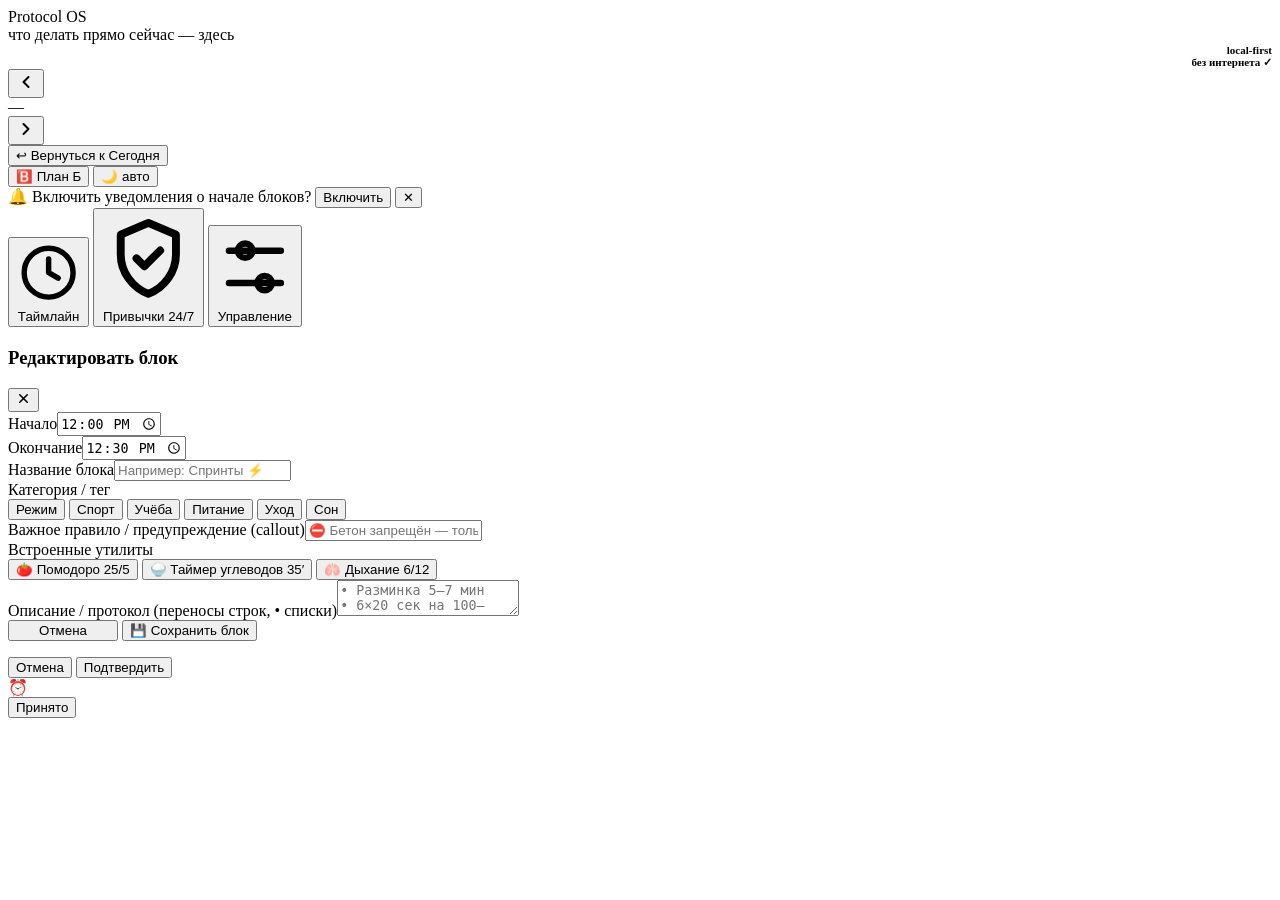
<file: protocol-os/src/template.html>
<!DOCTYPE html>
<html lang="ru">
<head>
<meta charset="UTF-8">
<meta name="viewport" content="width=device-width, initial-scale=1, maximum-scale=1, user-scalable=no, viewport-fit=cover">
<title>Protocol OS — персональный ассистент дисциплины</title>
<meta name="description" content="Личная операционная система дня: таймлайн, привычки 24/7, помодоро, управление планом через JSON.">
<meta name="theme-color" content="#000000">
<meta name="apple-mobile-web-app-capable" content="yes">
<meta name="mobile-web-app-capable" content="yes">
<meta name="apple-mobile-web-app-status-bar-style" content="black-translucent">
<meta name="apple-mobile-web-app-title" content="Protocol OS">
<link rel="apple-touch-icon" href="__ICON_DATAURI__">
<link rel="icon" type="image/svg+xml" href="data:image/svg+xml,%3Csvg xmlns='http://www.w3.org/2000/svg' viewBox='0 0 64 64'%3E%3Crect width='64' height='64' rx='14' fill='%230a0a0c'/%3E%3Cline x1='32' y1='10' x2='32' y2='54' stroke='%232e2e36' stroke-width='3' stroke-linecap='round'/%3E%3Cline x1='32' y1='20' x2='42' y2='20' stroke='%235a5a63' stroke-width='3' stroke-linecap='round'/%3E%3Ccircle cx='32' cy='34' r='6' fill='%233ddc97'/%3E%3Cline x1='32' y1='48' x2='42' y2='48' stroke='%235a5a63' stroke-width='3' stroke-linecap='round'/%3E%3C/svg%3E">
<link rel="manifest" href="__MANIFEST_DATAURI__">
<style>
__CSS__
</style>
</head>
<body>
<div id="app">
  <div id="screen">

    <!-- ======== TAB 1: TIMELINE ======== -->
    <div class="tabview" id="tab-timeline">
      <div class="hdr">
        <div class="hdr-row">
          <div>
            <div class="hdr-title">Protocol OS</div>
            <div class="hdr-sub" id="notif-today">что делать прямо сейчас — здесь</div>
          </div>
          <div style="font-size:11px;color:var(--faint);text-align:right;font-weight:600">local-first<br>без интернета ✓</div>
        </div>
        <div class="daynav">
          <button class="arrow-btn" id="prev-day" aria-label="Вчера">
            <svg width="20" height="20" viewBox="0 0 24 24" fill="none" stroke="currentColor" stroke-width="2.4" stroke-linecap="round" stroke-linejoin="round"><polyline points="15 18 9 12 15 6"/></svg>
          </button>
          <div class="daynav-center">
            <div class="daynav-date" id="dn-date">—</div>
            <div class="daynav-accent" id="dn-accent"></div>
          </div>
          <button class="arrow-btn" id="next-day" aria-label="Завтра">
            <svg width="20" height="20" viewBox="0 0 24 24" fill="none" stroke="currentColor" stroke-width="2.4" stroke-linecap="round" stroke-linejoin="round"><polyline points="9 18 15 12 9 6"/></svg>
          </button>
        </div>
        <button class="today-pill" id="today-pill">↩ Вернуться к Сегодня</button>
        <div class="hdr-pills">
          <button class="pill" id="planb-toggle" title="Сжатый день: чек-минимум + опорные блоки">🅱️ План Б</button>
          <button class="pill" id="dim-toggle" title="Тёплый вечерний режим (после 20:00 включается сам)">🌙 авто</button>
        </div>
        <div class="lo-line" id="lo-line"></div>
      </div>

      <div id="shift-panel"></div>

      <div class="notif-banner" id="notif-banner">
        <span>🔔</span>
        <span style="flex:1">Включить уведомления о начале блоков?</span>
        <button id="notif-enable">Включить</button>
        <button class="nb-x" id="notif-dismiss" aria-label="Скрыть">✕</button>
      </div>

      <div class="timer-strip" id="timer-strip">
        <span class="ts-dot"></span>
        <span class="ts-text"></span>
      </div>

      <div class="day-summary" id="day-summary" style="display:none"></div>
      <div class="timeline-wrap" id="timeline-wrap"></div>
    </div>

    <!-- ======== TAB 2: HABITS ======== -->
    <div class="tabview" id="tab-habits"></div>

    <!-- ======== TAB 3: MANAGE ======== -->
    <div class="tabview" id="tab-manage"></div>

  </div>

  <!-- ======== BOTTOM NAV ======== -->
  <nav id="nav">
    <button class="nav-btn" data-tab="timeline">
      <svg viewBox="0 0 24 24" fill="none" stroke="currentColor" stroke-width="2" stroke-linecap="round" stroke-linejoin="round"><circle cx="12" cy="12" r="9"/><polyline points="12 7 12 12 15.5 14"/></svg>
      <span>Таймлайн</span>
      <i class="nav-badge" id="badge-timeline"></i>
    </button>
    <button class="nav-btn" data-tab="habits">
      <svg viewBox="0 0 24 24" fill="none" stroke="currentColor" stroke-width="2" stroke-linecap="round" stroke-linejoin="round"><path d="M12 3l7 3v5c0 4.5-3 8.5-7 10-4-1.5-7-5.5-7-10V6l7-3z"/><polyline points="9 12 11 14 15 10"/></svg>
      <span>Привычки 24/7</span>
    </button>
    <button class="nav-btn" data-tab="manage">
      <svg viewBox="0 0 24 24" fill="none" stroke="currentColor" stroke-width="2" stroke-linecap="round"><line x1="4" y1="7" x2="20" y2="7"/><circle cx="9" cy="7" r="2.2" fill="var(--bg2)"/><line x1="4" y1="17" x2="20" y2="17"/><circle cx="15" cy="17" r="2.2" fill="var(--bg2)"/></svg>
      <span>Управление</span>
    </button>
  </nav>
</div>

<!-- ======== BOTTOM SHEET ======== -->
<div class="sheet-backdrop" id="sheet-backdrop"></div>
<div class="sheet" id="sheet" role="dialog" aria-modal="true">
  <div id="sheet-handle-zone" style="cursor:grab;touch-action:none;padding-bottom:2px;flex:none">
    <div class="sheet-handle"></div>
  </div>
  <div class="sheet-scroll" id="sheet-body"></div>
  <div class="sheet-foot" id="sheet-foot"></div>
</div>

<!-- ======== EDITOR MODAL ======== -->
<div class="modal-backdrop" id="editor-backdrop"></div>
<div class="modal" id="editor" role="dialog" aria-modal="true">
  <div id="ed-handle-zone" style="flex:none"><div class="sheet-handle"></div></div>
  <div class="modal-head">
    <h3 id="ed-mode-title">Редактировать блок</h3>
    <button class="sh-close" id="ed-cancel" aria-label="Закрыть">
      <svg width="15" height="15" viewBox="0 0 24 24" fill="none" stroke="currentColor" stroke-width="2.5" stroke-linecap="round"><line x1="18" y1="6" x2="6" y2="18"/><line x1="6" y1="6" x2="18" y2="18"/></svg>
    </button>
  </div>
  <div class="modal-scroll">
    <div class="field-row">
      <div class="field"><label>Начало</label><input type="time" id="f-start" value="12:00"></div>
      <div class="field"><label>Окончание</label><input type="time" id="f-end" value="12:30"></div>
    </div>
    <div class="field"><label>Название блока</label><input type="text" id="f-title" placeholder="Например: Спринты ⚡" autocomplete="off"></div>
    <div class="field"><label>Категория / тег</label>
      <div class="tag-picks">
        <button class="tag-pick active" data-tag="routine" style="--tc:var(--tag-routine)">Режим</button>
        <button class="tag-pick" data-tag="sport" style="--tc:var(--tag-sport)">Спорт</button>
        <button class="tag-pick" data-tag="study" style="--tc:var(--tag-study)">Учёба</button>
        <button class="tag-pick" data-tag="food" style="--tc:var(--tag-food)">Питание</button>
        <button class="tag-pick" data-tag="care" style="--tc:var(--tag-care)">Уход</button>
        <button class="tag-pick" data-tag="sleep" style="--tc:var(--tag-sleep)">Сон</button>
      </div>
    </div>
    <div class="field"><label>Важное правило / предупреждение (callout)</label><input type="text" id="f-callout" placeholder="⛔ Бетон запрещён — только тартан/трава" autocomplete="off"></div>
    <div class="field"><label>Встроенные утилиты</label>
      <div class="tool-picks">
        <button class="tool-pick" id="tp-pomodoro">🍅 Помодоро 25/5</button>
        <button class="tool-pick" id="tp-carb">🍚 Таймер углеводов 35′</button>
        <button class="tool-pick" id="tp-breath">🫁 Дыхание 6/12</button>
      </div>
    </div>
    <div class="field"><label>Описание / протокол (переносы строк, • списки)</label><textarea id="f-details" placeholder="• Разминка 5–7 мин&#10;• 6×20 сек на 100–110%&#10;⛔ Отдых — ходьбой, не садиться"></textarea></div>
  </div>
  <div class="modal-foot">
    <button class="btn btn-ghost" id="ed-cancel2" style="flex:none;width:110px">Отмена</button>
    <button class="btn btn-accent" id="ed-save">💾 Сохранить блок</button>
  </div>
</div>

<!-- ======== CONFIRM ======== -->
<div class="confirm-backdrop" id="confirm">
  <div class="confirm-box">
    <p id="confirm-text"></p>
    <div class="btn-row">
      <button class="btn btn-ghost" id="confirm-cancel">Отмена</button>
      <button class="btn btn-accent" id="confirm-ok">Подтвердить</button>
    </div>
  </div>
</div>

<!-- ======== TIMER ALERT ======== -->
<div class="alert-overlay" id="alert">
  <div class="al-emoji" id="alert-emoji">⏰</div>
  <div class="al-title" id="alert-title"></div>
  <div class="al-sub" id="alert-sub"></div>
  <button class="btn btn-accent" id="alert-ok">Принято</button>
</div>

<div id="toast"></div>

<script>
__DATA__
</script>
<script>
__APP__
</script>
</body>
</html>
</file>
